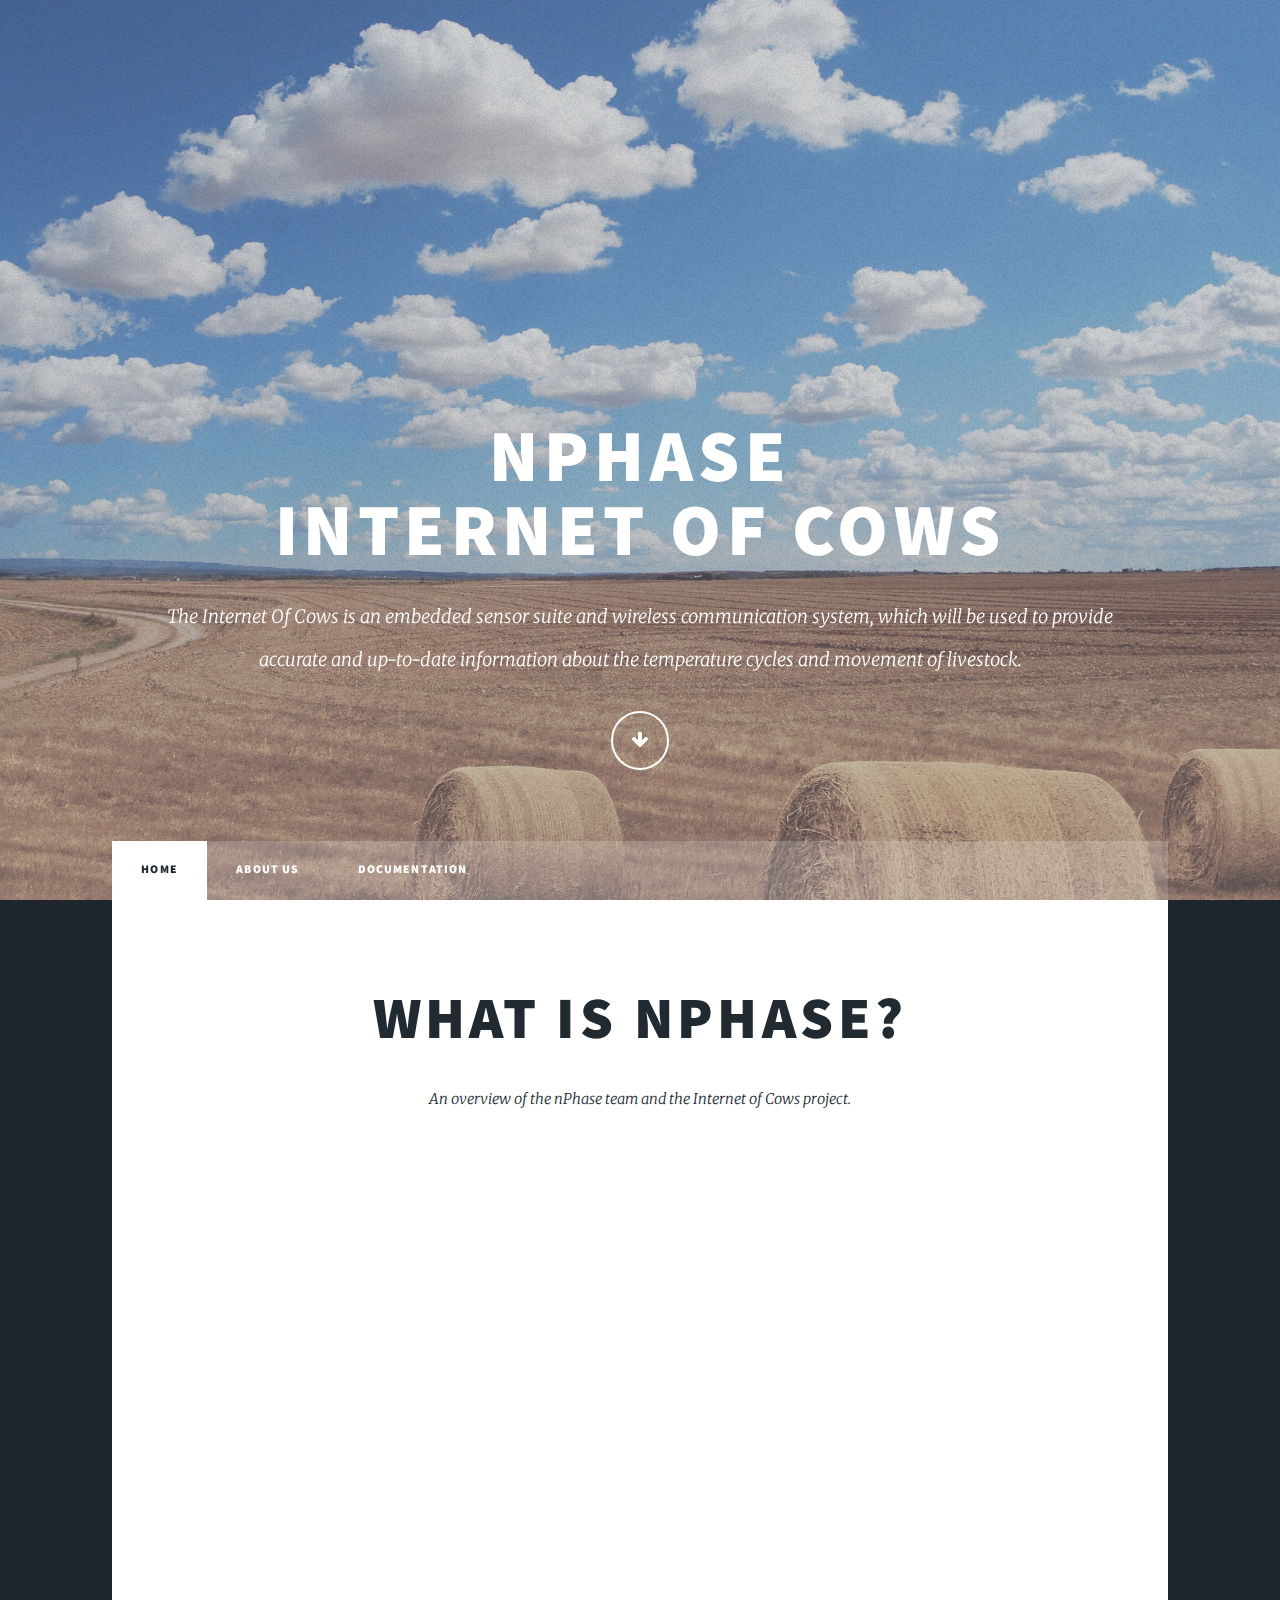
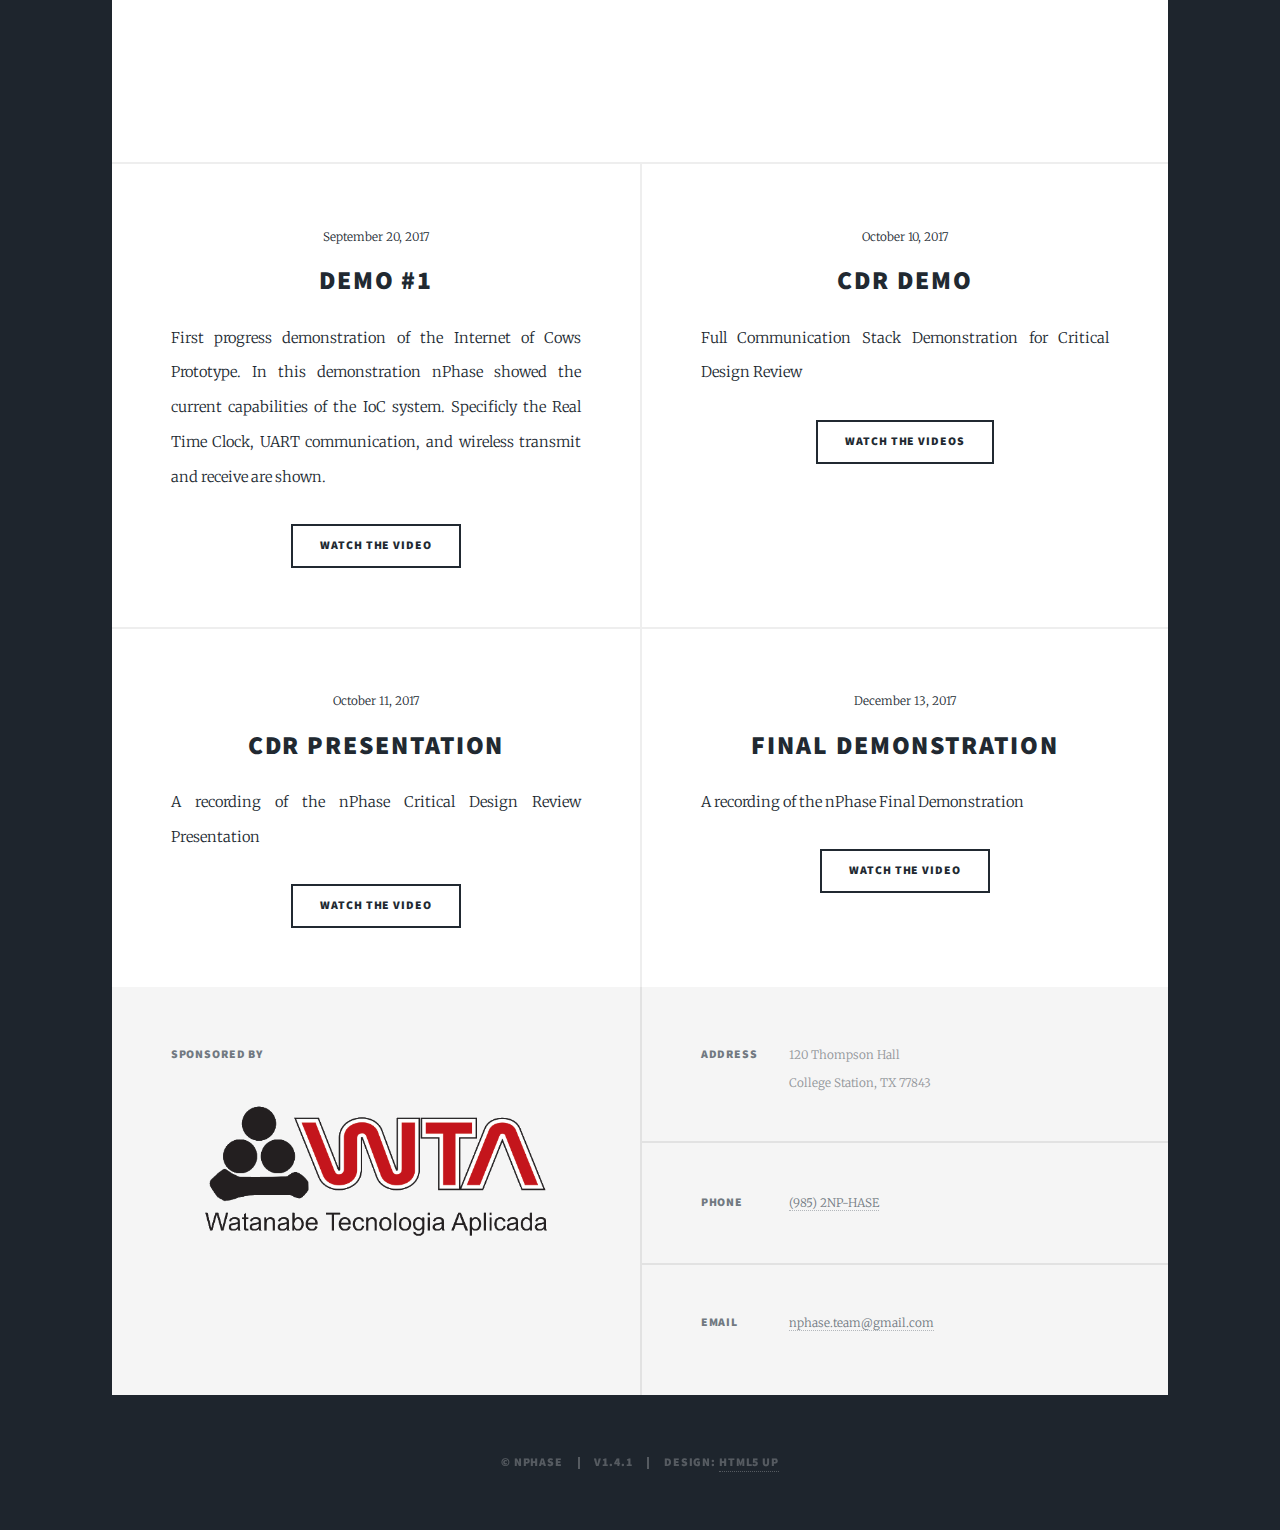
<file: index.html>
<!DOCTYPE HTML>
<!--
	Massively by HTML5 UP
	html5up.net | @ajlkn
	Free for personal and commercial use under the CCA 3.0 license (html5up.net/license)
-->
<html>
	<head>
		<title>nPhase | Internet Of Cows</title>
		<meta charset="utf-8" />
		<meta name="viewport" content="width=device-width, initial-scale=1, user-scalable=no" />
		<link rel="stylesheet" href="assets/css/main.css" />
		<noscript><link rel="stylesheet" href="assets/css/noscript.css" /></noscript>
	</head>
	<body class="is-loading">

		<!-- Wrapper -->
			<div id="wrapper" class="fade-in">

				<!-- Intro -->
					<div id="intro">
						<h1>nPhase<br />
						Internet Of Cows</h1>
						<p>The Internet Of Cows is an embedded sensor suite and wireless communication system, which will be used to provide<br />
						accurate and up-to-date information about the temperature cycles and movement of livestock.</p>
						<ul class="actions">
							<li><a href="#header" class="button icon solo fa-arrow-down scrolly">Continue</a></li>
						</ul>
					</div>

				<!-- Header -->
					<header id="header">
						<!-- <a href="index.html" class="logo">nPhase</a> -->
						<a href="index.html" class="logo"><img src="images/main_logo_small.png" alt="" /></a>
					</header>

				<!-- Nav -->
					<nav id="nav">
						<ul class="links">
							<li class="active"><a href="index.html">Home</a></li>
							<li><a href="about.html">About Us</a></li>
							<li><a href="documentation.html">Documentation</a></li>
						</ul>
					</nav>

				<!-- Main -->
					<div id="main">

						<!-- Featured Post -->
							<article class="post featured">
								<header class="major">
									<h2><a href="#">What is nPhase?</a></h2>
									<p>An overview of the nPhase team and the Internet of Cows project.</p>
								</header>
								<div class="videoframe">
									<iframe src="https://www.youtube.com/embed/f5u30v_CknU" frameborder="0" allowfullscreen class="yvideo"></iframe></div>
							</article>

							<!-- posts -->
							<section class="posts">
							
								<article>
									<header>
										<span class="date">September 20, 2017</span>
										<h2><a href="#">Demo #1</a></h2>
									</header>
									<p>First progress demonstration of the Internet of Cows Prototype. 
									In this demonstration nPhase showed the current capabilities of the IoC system. 
									Specificly the Real Time Clock, UART communication, and wireless transmit and receive are shown.</p>
									<ul class="actions">
										<li><a href="demo1.html" class="button">Watch the Video</a></li>
									</ul>
								</article>
								<article>
									<header>
										<span class="date">October 10, 2017</span>
										<h2><a href="#">CDR Demo</a></h2>
									</header>
									<p>Full Communication Stack Demonstration for Critical Design Review</p>
									<ul class="actions">
										<li><a href="demo2.html" class="button">Watch the Videos</a></li>
									</ul>
								</article>
								<article>
									<header>
										<span class="date">October 11, 2017</span>
										<h2><a href="#">CDR Presentation</a></h2>
									</header>
									<p>A recording of the nPhase Critical Design Review Presentation</p>
									<ul class="actions">
										<li><a href="CDR.html" class="button">Watch the Video</a></li>
									</ul>
								</article>
								<article>
									<header>
										<span class="date">December 13, 2017</span>
										<h2><a href="#">Final Demonstration</a></h2>
									</header>
									<p>A recording of the nPhase Final Demonstration</p>
									<ul class="actions">
										<li><a href="demofinal.html" class="button">Watch the Video</a></li>
									</ul>
								</article>
								<!-- <article>
									<header>
										<span class="date">April 22, 2017</span>
										<h2><a href="#">Primis eget<br />
										imperdiet lorem</a></h2>
									</header>
									<a href="#" class="image fit"><img src="images/pic03.jpg" alt="" /></a>
									<p>Donec eget ex magna. Interdum et malesuada fames ac ante ipsum primis in faucibus. Pellentesque venenatis dolor imperdiet dolor mattis sagittis magna etiam.</p>
									<ul class="actions">
										<li><a href="#" class="button">Full Story</a></li>
									</ul>
								</article>
								<article>
									<header>
										<span class="date">April 18, 2017</span>
										<h2><a href="#">Ante mattis<br />
										interdum dolor</a></h2>
									</header>
									<a href="#" class="image fit"><img src="images/pic04.jpg" alt="" /></a>
									<p>Donec eget ex magna. Interdum et malesuada fames ac ante ipsum primis in faucibus. Pellentesque venenatis dolor imperdiet dolor mattis sagittis magna etiam.</p>
									<ul class="actions">
										<li><a href="#" class="button">Full Story</a></li>
									</ul>
								</article>
								<article>
									<header>
										<span class="date">April 14, 2017</span>
										<h2><a href="#">Tempus sed<br />
										nulla imperdiet</a></h2>
									</header>
									<a href="#" class="image fit"><img src="images/pic05.jpg" alt="" /></a>
									<p>Donec eget ex magna. Interdum et malesuada fames ac ante ipsum primis in faucibus. Pellentesque venenatis dolor imperdiet dolor mattis sagittis magna etiam.</p>
									<ul class="actions">
										<li><a href="#" class="button">Full Story</a></li>
									</ul>
								</article>
								<article>
									<header>
										<span class="date">April 11, 2017</span>
										<h2><a href="#">Odio magna<br />
										sed consectetur</a></h2>
									</header>
									<a href="#" class="image fit"><img src="images/pic06.jpg" alt="" /></a>
									<p>Donec eget ex magna. Interdum et malesuada fames ac ante ipsum primis in faucibus. Pellentesque venenatis dolor imperdiet dolor mattis sagittis magna etiam.</p>
									<ul class="actions">
										<li><a href="#" class="button">Full Story</a></li>
									</ul>
								</article>
								<article>
									<header>
										<span class="date">April 7, 2017</span>
										<h2><a href="#">Augue lorem<br />
										primis vestibulum</a></h2>
									</header>
									<a href="#" class="image fit"><img src="images/pic07.jpg" alt="" /></a>
									<p>Donec eget ex magna. Interdum et malesuada fames ac ante ipsum primis in faucibus. Pellentesque venenatis dolor imperdiet dolor mattis sagittis magna etiam.</p>
									<ul class="actions">
										<li><a href="#" class="button">Full Story</a></li>
									</ul>
								</article> -->
							</section>

						<!-- Footer -->
						<!--	<footer>
								<div class="pagination">
									<!--<a href="#" class="previous">Prev</a>-->
									<!--<a href="#" class="page active">1</a>
									<a href="#" class="page">2</a>
									<a href="#" class="page">3</a>
									<span class="extra">&hellip;</span>
									<a href="#" class="page">8</a>
									<a href="#" class="page">9</a>
									<a href="#" class="page">10</a>
									<a href="#" class="next">Next</a>
								</div>
							</footer> -->

					</div>

				<!-- Footer -->
					<footer id="footer">
						<section>
						<h3>Sponsored By</h3>
						<a href="http://www.wtavet.com.br/site/" target="_blank" class="image fit"><img src="images/wta_logo.png" alt="" /></a>
						</section>
						<section class="split contact">
							<section class="alt">
								<h3>Address</h3>
								<p>120 Thompson Hall<br />
								College Station, TX 77843</p>
							</section>
							<section>
								<h3>Phone</h3>
								<p><a href="#">(985) 2NP-HASE</a></p>
							</section>
							<section>
								<h3>Email</h3>
								<p><a href="mailto:nphase.team@gmail.com">nphase.team@gmail.com</a></p>
							</section>
						</section>
					</footer>

				<!-- Copyright -->
					<div id="copyright">
						<ul><li>&copy; nPhase</li><li>v1.4.1</li><li>Design: <a href="https://html5up.net" target="_blank">HTML5 UP</a></li></ul>
					</div>

			</div>

		<!-- Scripts -->
			<script src="assets/js/jquery.min.js"></script>
			<script src="assets/js/jquery.scrollex.min.js"></script>
			<script src="assets/js/jquery.scrolly.min.js"></script>
			<script src="assets/js/skel.min.js"></script>
			<script src="assets/js/util.js"></script>
			<script src="assets/js/main.js"></script>

	</body>
</html>
</file>
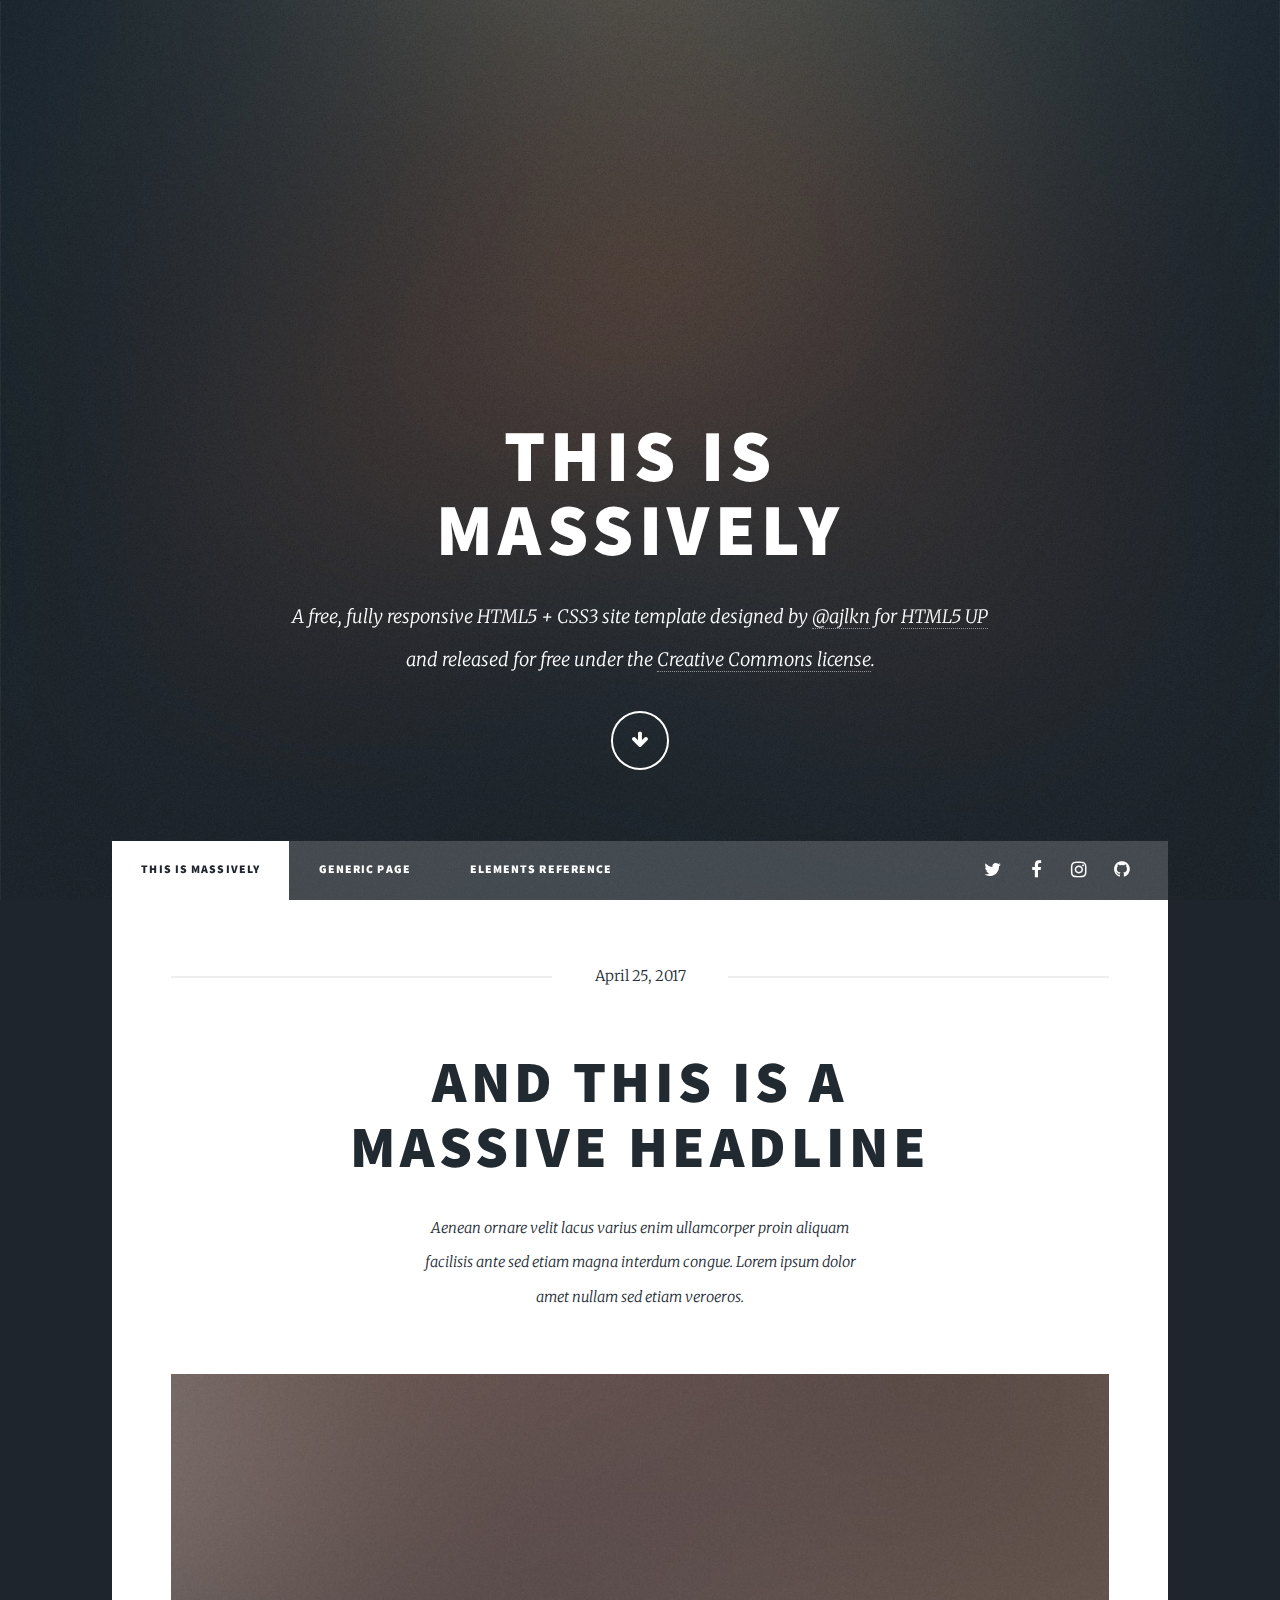
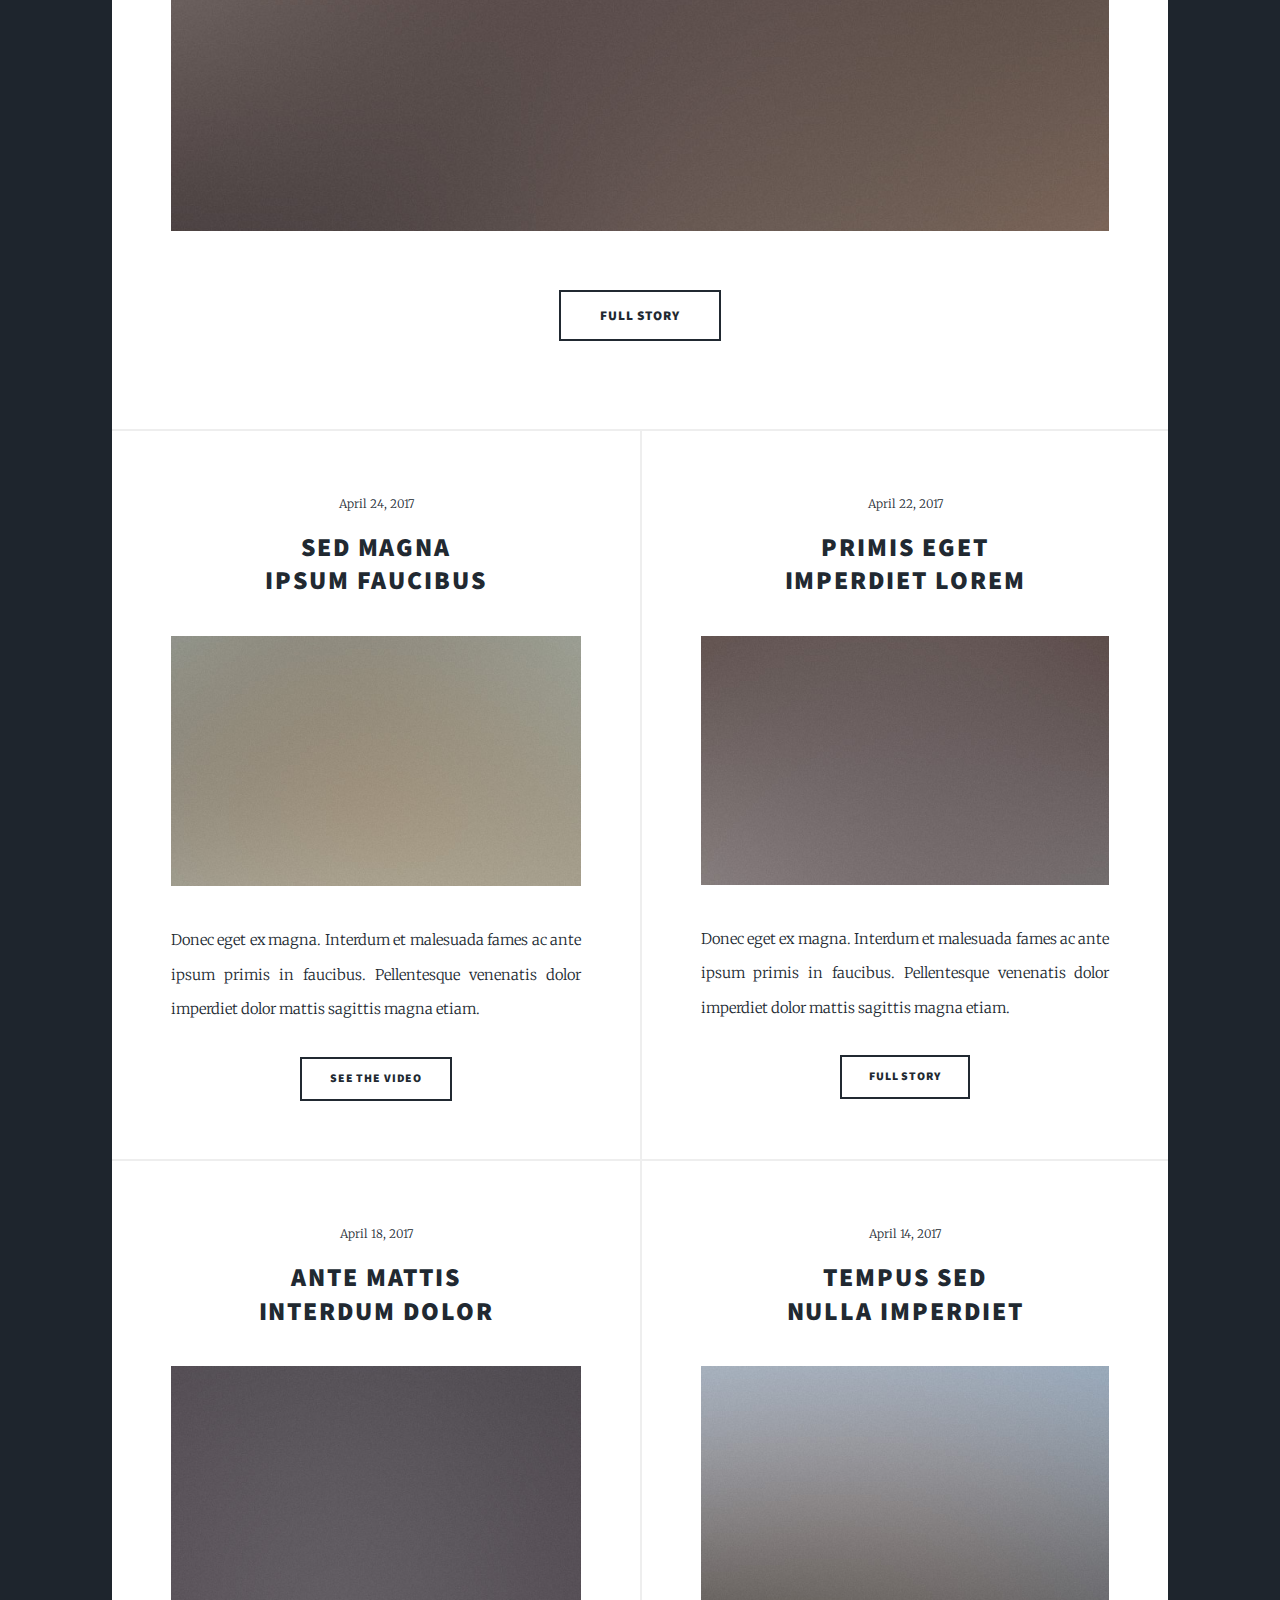
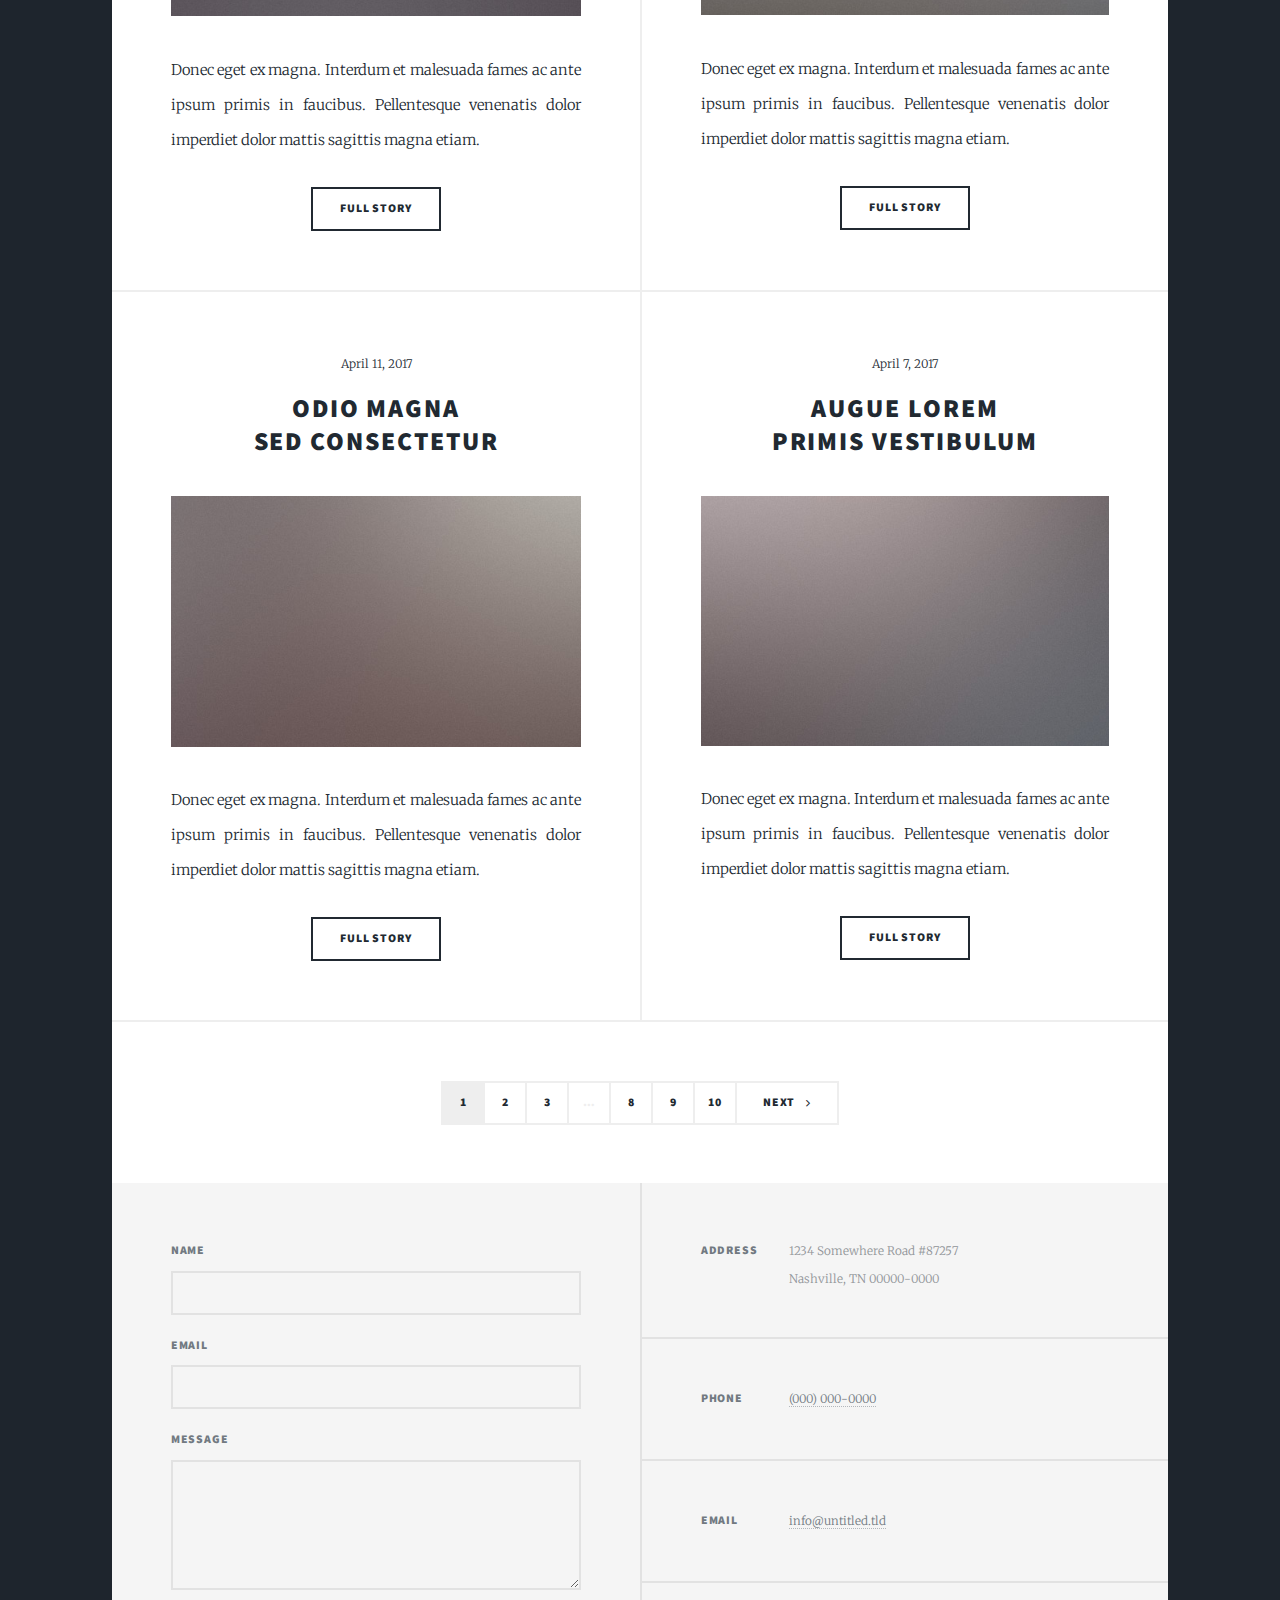
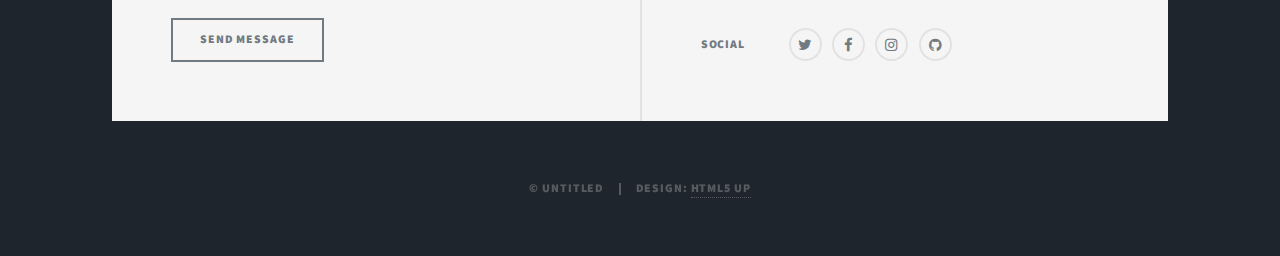
<file: ref/index.html>
<!DOCTYPE HTML>
<!--
	Massively by HTML5 UP
	html5up.net | @ajlkn
	Free for personal and commercial use under the CCA 3.0 license (html5up.net/license)
-->
<html>
	<head>
		<title>Massively by HTML5 UP</title>
		<meta charset="utf-8" />
		<meta name="viewport" content="width=device-width, initial-scale=1, user-scalable=no" />
		<link rel="stylesheet" href="assets/css/main.css" />
		<noscript><link rel="stylesheet" href="assets/css/noscript.css" /></noscript>
	</head>
	<body class="is-loading">

		<!-- Wrapper -->
			<div id="wrapper" class="fade-in">

				<!-- Intro -->
					<div id="intro">
						<h1>This is<br />
						Massively</h1>
						<p>A free, fully responsive HTML5 + CSS3 site template designed by <a href="https://twitter.com/ajlkn">@ajlkn</a> for <a href="https://html5up.net">HTML5 UP</a><br />
						and released for free under the <a href="https://html5up.net/license">Creative Commons license</a>.</p>
						<ul class="actions">
							<li><a href="#header" class="button icon solo fa-arrow-down scrolly">Continue</a></li>
						</ul>
					</div>

				<!-- Header -->
					<header id="header">
						<a href="index.html" class="logo">Massively</a>
					</header>

				<!-- Nav -->
					<nav id="nav">
						<ul class="links">
							<li class="active"><a href="index.html">This is Massively</a></li>
							<li><a href="generic.html">Generic Page</a></li>
							<li><a href="elements.html">Elements Reference</a></li>
						</ul>
						<ul class="icons">
							<li><a href="#" class="icon fa-twitter"><span class="label">Twitter</span></a></li>
							<li><a href="#" class="icon fa-facebook"><span class="label">Facebook</span></a></li>
							<li><a href="#" class="icon fa-instagram"><span class="label">Instagram</span></a></li>
							<li><a href="#" class="icon fa-github"><span class="label">GitHub</span></a></li>
						</ul>
					</nav>

				<!-- Main -->
					<div id="main">

						<!-- Featured Post -->
							<article class="post featured">
								<header class="major">
									<span class="date">April 25, 2017</span>
									<h2><a href="#">And this is a<br />
									massive headline</a></h2>
									<p>Aenean ornare velit lacus varius enim ullamcorper proin aliquam<br />
									facilisis ante sed etiam magna interdum congue. Lorem ipsum dolor<br />
									amet nullam sed etiam veroeros.</p>
								</header>
								<a href="#" class="image main"><img src="images/pic01.jpg" alt="" /></a>
								<ul class="actions">
									<li><a href="#" class="button big">Full Story</a></li>
								</ul>
							</article>

						<!-- Posts -->
							<section class="posts">
								<article>
									<header>
										<span class="date">April 24, 2017</span>
										<h2><a href="#">Sed magna<br />
										ipsum faucibus</a></h2>
									</header>
									<a href="#" class="image fit"><img src="images/pic02.jpg" alt="" /></a>
									<p>Donec eget ex magna. Interdum et malesuada fames ac ante ipsum primis in faucibus. Pellentesque venenatis dolor imperdiet dolor mattis sagittis magna etiam.</p>
									<ul class="actions">
										<li><a href="#" class="button">See the Video</a></li>
									</ul>
								</article>
								<article>
									<header>
										<span class="date">April 22, 2017</span>
										<h2><a href="#">Primis eget<br />
										imperdiet lorem</a></h2>
									</header>
									<a href="#" class="image fit"><img src="images/pic03.jpg" alt="" /></a>
									<p>Donec eget ex magna. Interdum et malesuada fames ac ante ipsum primis in faucibus. Pellentesque venenatis dolor imperdiet dolor mattis sagittis magna etiam.</p>
									<ul class="actions">
										<li><a href="#" class="button">Full Story</a></li>
									</ul>
								</article>
								<article>
									<header>
										<span class="date">April 18, 2017</span>
										<h2><a href="#">Ante mattis<br />
										interdum dolor</a></h2>
									</header>
									<a href="#" class="image fit"><img src="images/pic04.jpg" alt="" /></a>
									<p>Donec eget ex magna. Interdum et malesuada fames ac ante ipsum primis in faucibus. Pellentesque venenatis dolor imperdiet dolor mattis sagittis magna etiam.</p>
									<ul class="actions">
										<li><a href="#" class="button">Full Story</a></li>
									</ul>
								</article>
								<article>
									<header>
										<span class="date">April 14, 2017</span>
										<h2><a href="#">Tempus sed<br />
										nulla imperdiet</a></h2>
									</header>
									<a href="#" class="image fit"><img src="images/pic05.jpg" alt="" /></a>
									<p>Donec eget ex magna. Interdum et malesuada fames ac ante ipsum primis in faucibus. Pellentesque venenatis dolor imperdiet dolor mattis sagittis magna etiam.</p>
									<ul class="actions">
										<li><a href="#" class="button">Full Story</a></li>
									</ul>
								</article>
								<article>
									<header>
										<span class="date">April 11, 2017</span>
										<h2><a href="#">Odio magna<br />
										sed consectetur</a></h2>
									</header>
									<a href="#" class="image fit"><img src="images/pic06.jpg" alt="" /></a>
									<p>Donec eget ex magna. Interdum et malesuada fames ac ante ipsum primis in faucibus. Pellentesque venenatis dolor imperdiet dolor mattis sagittis magna etiam.</p>
									<ul class="actions">
										<li><a href="#" class="button">Full Story</a></li>
									</ul>
								</article>
								<article>
									<header>
										<span class="date">April 7, 2017</span>
										<h2><a href="#">Augue lorem<br />
										primis vestibulum</a></h2>
									</header>
									<a href="#" class="image fit"><img src="images/pic07.jpg" alt="" /></a>
									<p>Donec eget ex magna. Interdum et malesuada fames ac ante ipsum primis in faucibus. Pellentesque venenatis dolor imperdiet dolor mattis sagittis magna etiam.</p>
									<ul class="actions">
										<li><a href="#" class="button">Full Story</a></li>
									</ul>
								</article>
							</section>

						<!-- Footer -->
							<footer>
								<div class="pagination">
									<!--<a href="#" class="previous">Prev</a>-->
									<a href="#" class="page active">1</a>
									<a href="#" class="page">2</a>
									<a href="#" class="page">3</a>
									<span class="extra">&hellip;</span>
									<a href="#" class="page">8</a>
									<a href="#" class="page">9</a>
									<a href="#" class="page">10</a>
									<a href="#" class="next">Next</a>
								</div>
							</footer>

					</div>

				<!-- Footer -->
					<footer id="footer">
						<section>
							<form method="post" action="#">
								<div class="field">
									<label for="name">Name</label>
									<input type="text" name="name" id="name" />
								</div>
								<div class="field">
									<label for="email">Email</label>
									<input type="text" name="email" id="email" />
								</div>
								<div class="field">
									<label for="message">Message</label>
									<textarea name="message" id="message" rows="3"></textarea>
								</div>
								<ul class="actions">
									<li><input type="submit" value="Send Message" /></li>
								</ul>
							</form>
						</section>
						<section class="split contact">
							<section class="alt">
								<h3>Address</h3>
								<p>1234 Somewhere Road #87257<br />
								Nashville, TN 00000-0000</p>
							</section>
							<section>
								<h3>Phone</h3>
								<p><a href="#">(000) 000-0000</a></p>
							</section>
							<section>
								<h3>Email</h3>
								<p><a href="#">info@untitled.tld</a></p>
							</section>
							<section>
								<h3>Social</h3>
								<ul class="icons alt">
									<li><a href="#" class="icon alt fa-twitter"><span class="label">Twitter</span></a></li>
									<li><a href="#" class="icon alt fa-facebook"><span class="label">Facebook</span></a></li>
									<li><a href="#" class="icon alt fa-instagram"><span class="label">Instagram</span></a></li>
									<li><a href="#" class="icon alt fa-github"><span class="label">GitHub</span></a></li>
								</ul>
							</section>
						</section>
					</footer>

				<!-- Copyright -->
					<div id="copyright">
						<ul><li>&copy; Untitled</li><li>Design: <a href="https://html5up.net">HTML5 UP</a></li></ul>
					</div>

			</div>

		<!-- Scripts -->
			<script src="assets/js/jquery.min.js"></script>
			<script src="assets/js/jquery.scrollex.min.js"></script>
			<script src="assets/js/jquery.scrolly.min.js"></script>
			<script src="assets/js/skel.min.js"></script>
			<script src="assets/js/util.js"></script>
			<script src="assets/js/main.js"></script>

	</body>
</html>
</file>
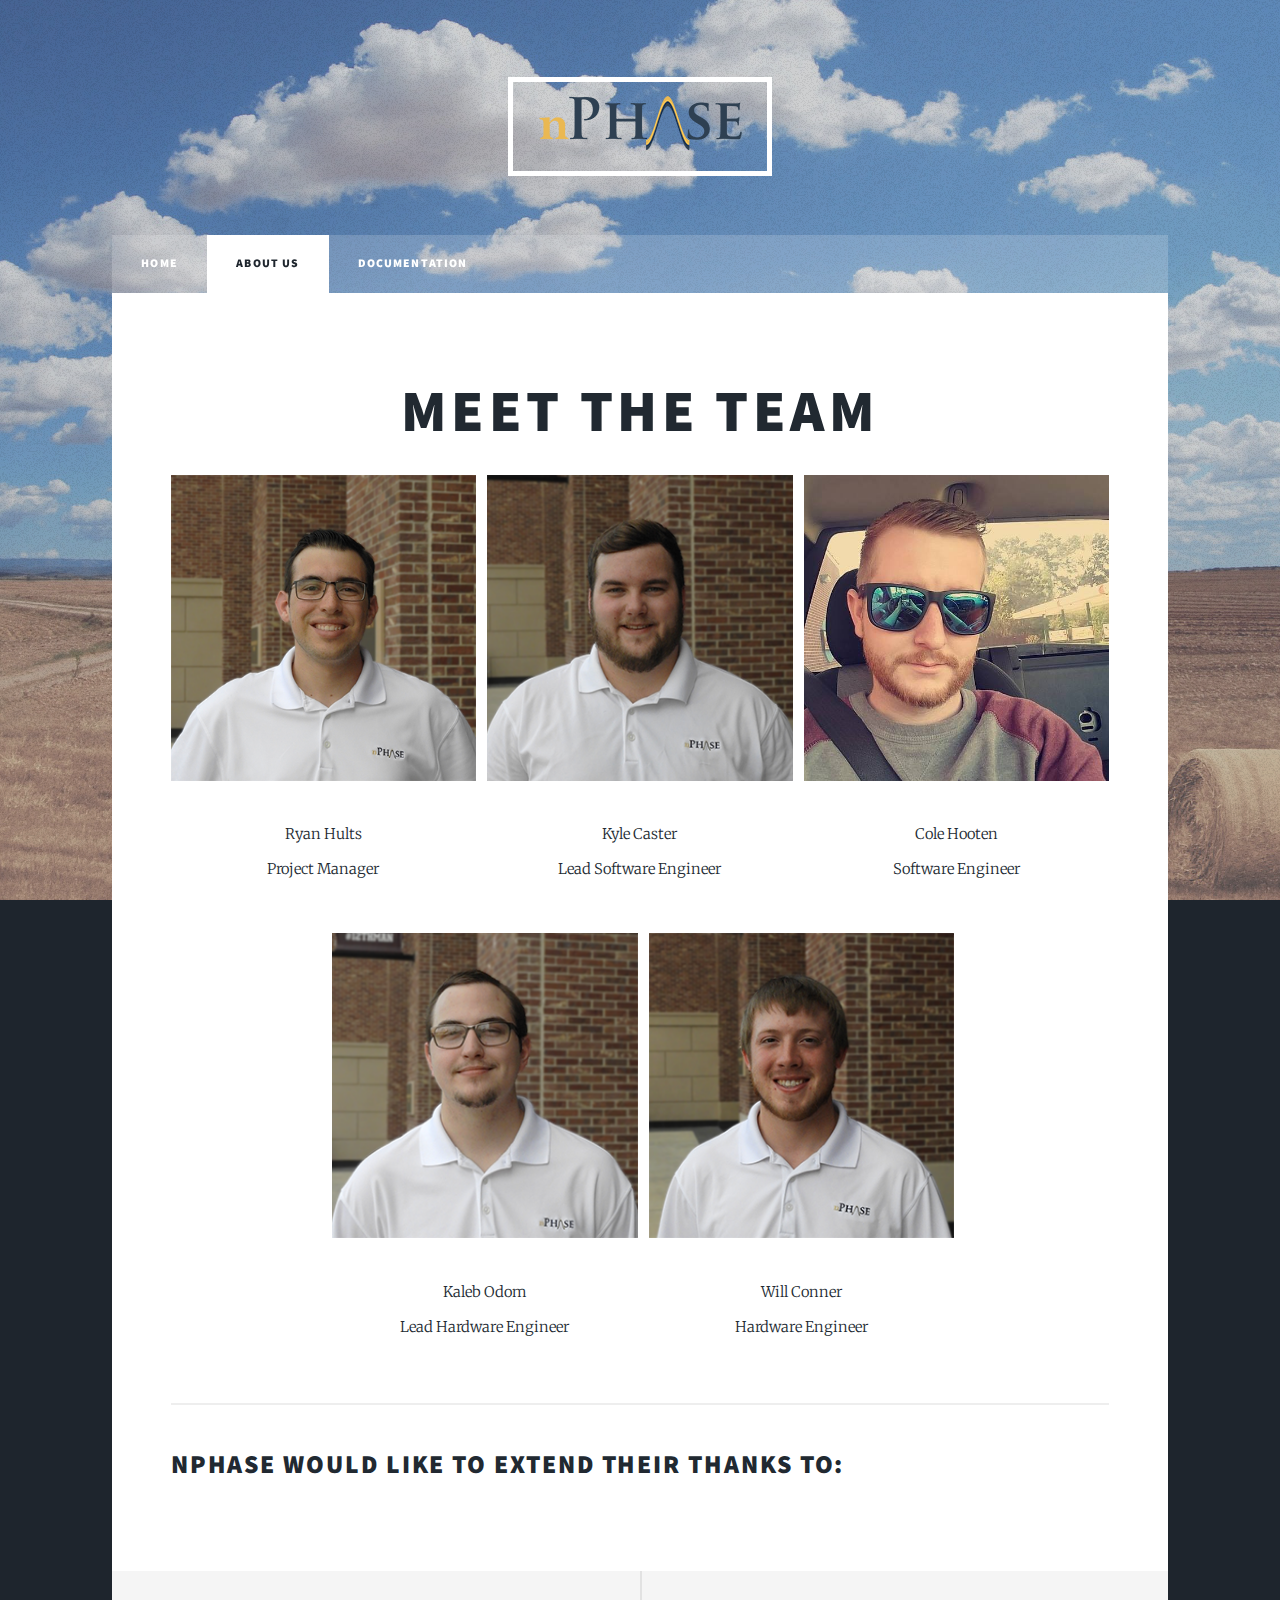
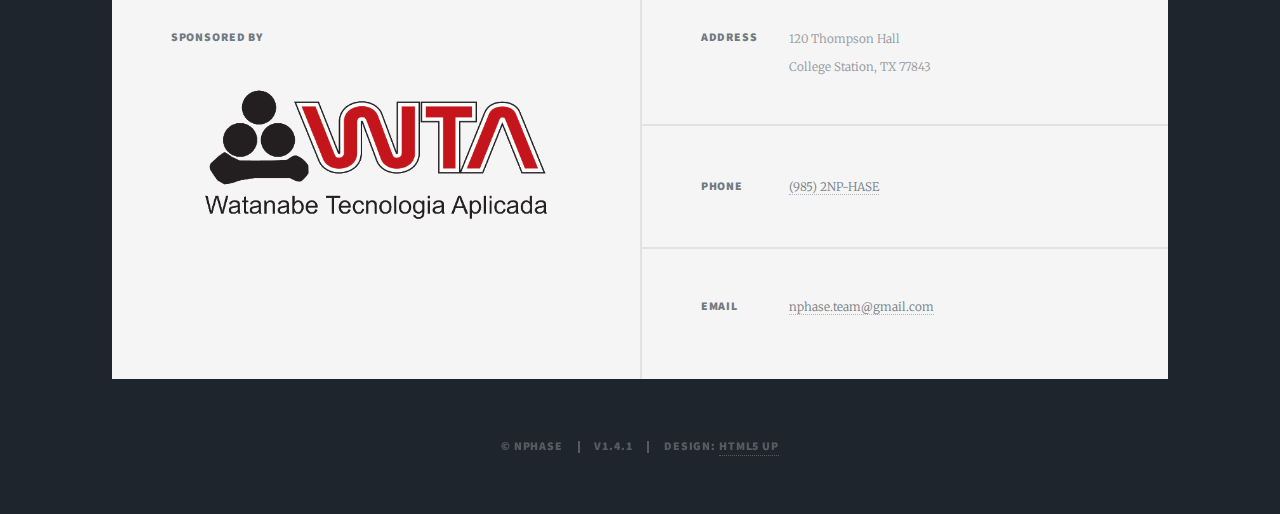
<file: about.html>
<!DOCTYPE HTML>
<!--
	Massively by HTML5 UP
	html5up.net | @ajlkn
	Free for personal and commercial use under the CCA 3.0 license (html5up.net/license)
-->
<html>
	<head>
		<title>nPhase | About Us</title>
		<meta charset="utf-8" />
		<meta name="viewport" content="width=device-width, initial-scale=1, user-scalable=no" />
		<link rel="stylesheet" href="assets/css/main.css" />
		<noscript><link rel="stylesheet" href="assets/css/noscript.css" /></noscript>
	</head>
	<body class="is-loading">

		<!-- Wrapper -->
			<div id="wrapper">

				<!-- Header -->
					<header id="header">
						<a href="index.html" class="logo"><img src="images/main_logo_small.png" alt="" /></a>
					</header>

				<!-- Nav -->
					<nav id="nav">
						<ul class="links">
							<li><a href="index.html">Home</a></li>
							<li class="active"><a href="about.html">About Us</a></li>
							<li><a href="documentation.html">Documentation</a></li>
						</ul>
					</nav>

				<!-- Main -->
					<div id="main">
						<!-- Post -->
							<section class="post">
								<header class="major">
									<h1>Meet the Team</h1>
									<div class="box alt">
										<div class="row 50% uniform">
										
											<div class="4u"><span class="image fit"><img src="images/ryan.png" alt="" /></span>
											<span>Ryan Hults <br>
											Project Manager</span></div>
												
											<div class="4u"><span class="image fit"><img src="images/kyle.png" alt="" /></span>
											<span>Kyle Caster <br>
											Lead Software Engineer</span></div>
												
											<div class="4u$"><span class="image fit"><img src="images/cole.jpg" alt="" /></span>
											<span>Cole Hooten <br>
											Software Engineer</span></div>
											<!-- Break -->
											<br><br>
											<div class="spacer"></div>
											<div class="4u"><span class="image fit"><img src="images/kaleb.png" alt="" /></span>
											<span>Kaleb Odom <br>
											Lead Hardware Engineer<span></div>
												
											<div class="4u$"><span class="image fit"><img src="images/will.png" alt="" /></span>
											<span>Will Conner <br>
											Hardware Engineer</span></div>
										</div>
									</div>
								</header>
								<hr /> 
								<h2>nPhase would like to extend their thanks to:</h2>
								<p></p>
							</section>

					</div>

				<!-- Footer -->
					<footer id="footer">
						<section>
						<h3>Sponsored By</h3>
						<a href="http://www.wtavet.com.br/site/" target="_blank" class="image fit"><img src="images/wta_logo.png" alt="" /></a>
						</section>
						<section class="split contact">
							<section class="alt">
								<h3>Address</h3>
								<p>120 Thompson Hall<br />
								College Station, TX 77843</p>
							</section>
							<section>
								<h3>Phone</h3>
								<p><a href="#">(985) 2NP-HASE</a></p>
							</section>
							<section>
								<h3>Email</h3>
								<p><a href="mailto:nphase.team@gmail.com">nphase.team@gmail.com</a></p>
							</section>
						</section>
					</footer>

				<!-- Copyright -->
					<div id="copyright">
						<ul><li>&copy; nPhase</li><li>v1.4.1</li><li>Design: <a href="https://html5up.net" target="_blank">HTML5 UP</a></li></ul>
					</div>

			</div>

		<!-- Scripts -->
			<script src="assets/js/jquery.min.js"></script>
			<script src="assets/js/jquery.scrollex.min.js"></script>
			<script src="assets/js/jquery.scrolly.min.js"></script>
			<script src="assets/js/skel.min.js"></script>
			<script src="assets/js/util.js"></script>
			<script src="assets/js/main.js"></script>

	</body>
</html>
</file>
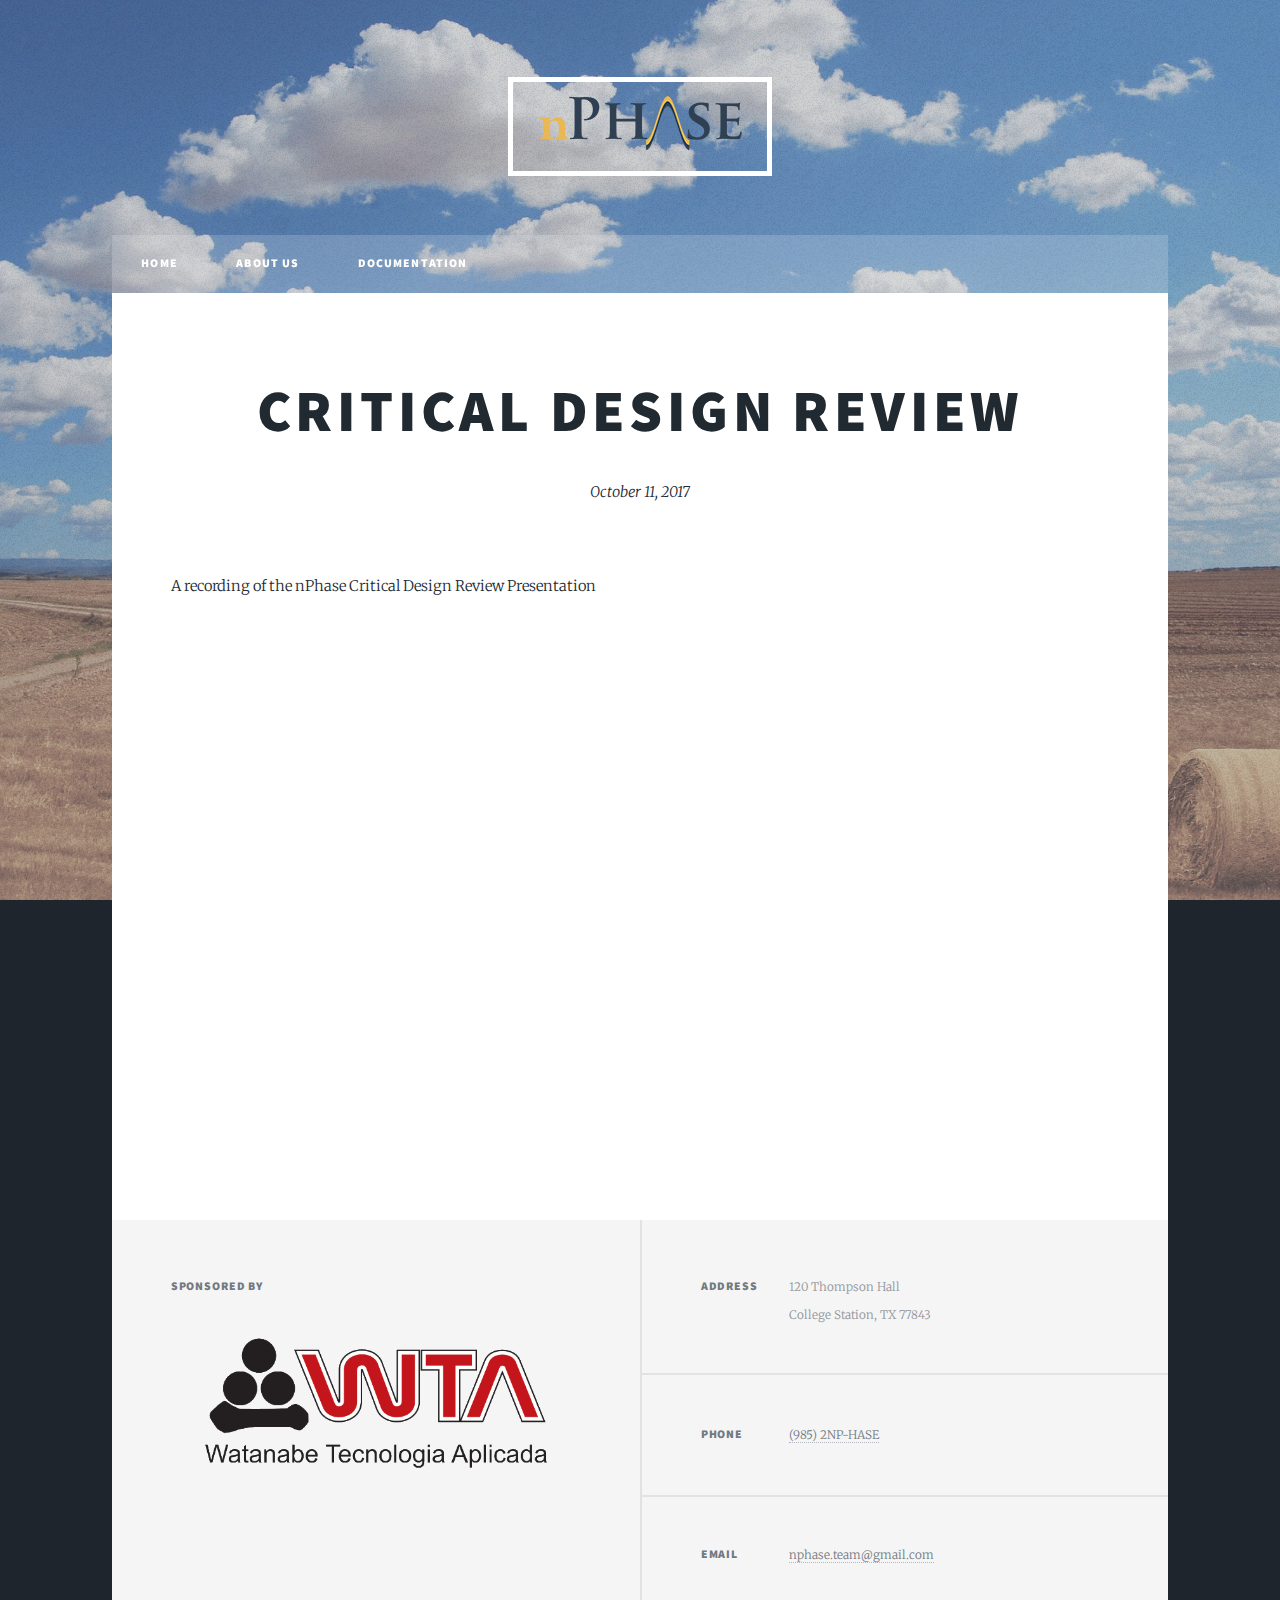
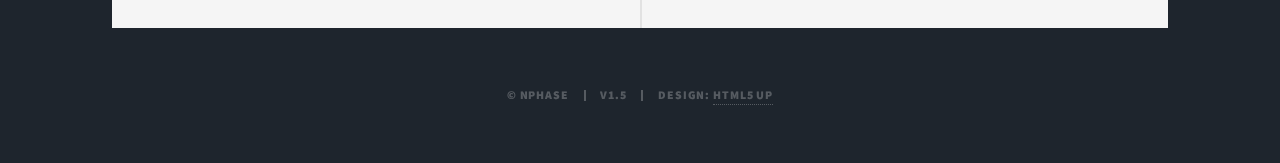
<file: CDR.html>
<!DOCTYPE HTML>
<!--
	Massively by HTML5 UP
	html5up.net | @ajlkn
	Free for personal and commercial use under the CCA 3.0 license (html5up.net/license)
-->
<html>
	<head>
		<title>nPhase | CDR Video</title>
		<meta charset="utf-8" />
		<meta name="viewport" content="width=device-width, initial-scale=1, user-scalable=no" />
		<link rel="stylesheet" href="assets/css/main.css" />
		<noscript><link rel="stylesheet" href="assets/css/noscript.css" /></noscript>
	</head>
	<body class="is-loading">

		<!-- Wrapper -->
			<div id="wrapper">

				<!-- Header -->
					<header id="header">
						<a href="index.html" class="logo"><img src="images/main_logo_small.png" alt="" /></a>
					</header>

				<!-- Nav -->
					<nav id="nav">
						<ul class="links">
							<li><a href="index.html">Home</a></li>
							<li><a href="about.html">About Us</a></li>
							<li><a href="documentation.html">Documentation</a></li>
						</ul>
					</nav>

				<!-- Main -->
					<div id="main">
						<!-- Post -->
							<article class="post featured">
								<header class="major">
									<h2><a href="#">Critical Design Review</a></h2>
									<p>October 11, 2017</p>
								</header>
								<p>A recording of the nPhase Critical Design Review Presentation</p>
								<div class="videoframe">
									<iframe src="https://www.youtube.com/embed/kRkGZDl905E?rel=0" frameborder="0" allowfullscreen class="yvideo"></iframe></div>					
							</article>

					</div>

				<!-- Footer -->
					<footer id="footer">
						<section>
						<h3>Sponsored By</h3>
						<a href="http://www.wtavet.com.br/site/" target="_blank" class="image fit"><img src="images/wta_logo.png" alt="" /></a>
						</section>
						<section class="split contact">
							<section class="alt">
								<h3>Address</h3>
								<p>120 Thompson Hall<br />
								College Station, TX 77843</p>
							</section>
							<section>
								<h3>Phone</h3>
								<p><a href="#">(985) 2NP-HASE</a></p>
							</section>
							<section>
								<h3>Email</h3>
								<p><a href="mailto:nphase.team@gmail.com">nphase.team@gmail.com</a></p>
							</section>
						</section>
					</footer>

				<!-- Copyright -->
					<div id="copyright">
						<ul><li>&copy; nPhase</li><li>v1.5</li><li>Design: <a href="https://html5up.net" target="_blank">HTML5 UP</a></li></ul>
					</div>

			</div>

		<!-- Scripts -->
			<script src="assets/js/jquery.min.js"></script>
			<script src="assets/js/jquery.scrollex.min.js"></script>
			<script src="assets/js/jquery.scrolly.min.js"></script>
			<script src="assets/js/skel.min.js"></script>
			<script src="assets/js/util.js"></script>
			<script src="assets/js/main.js"></script>

	</body>
</html>
</file>
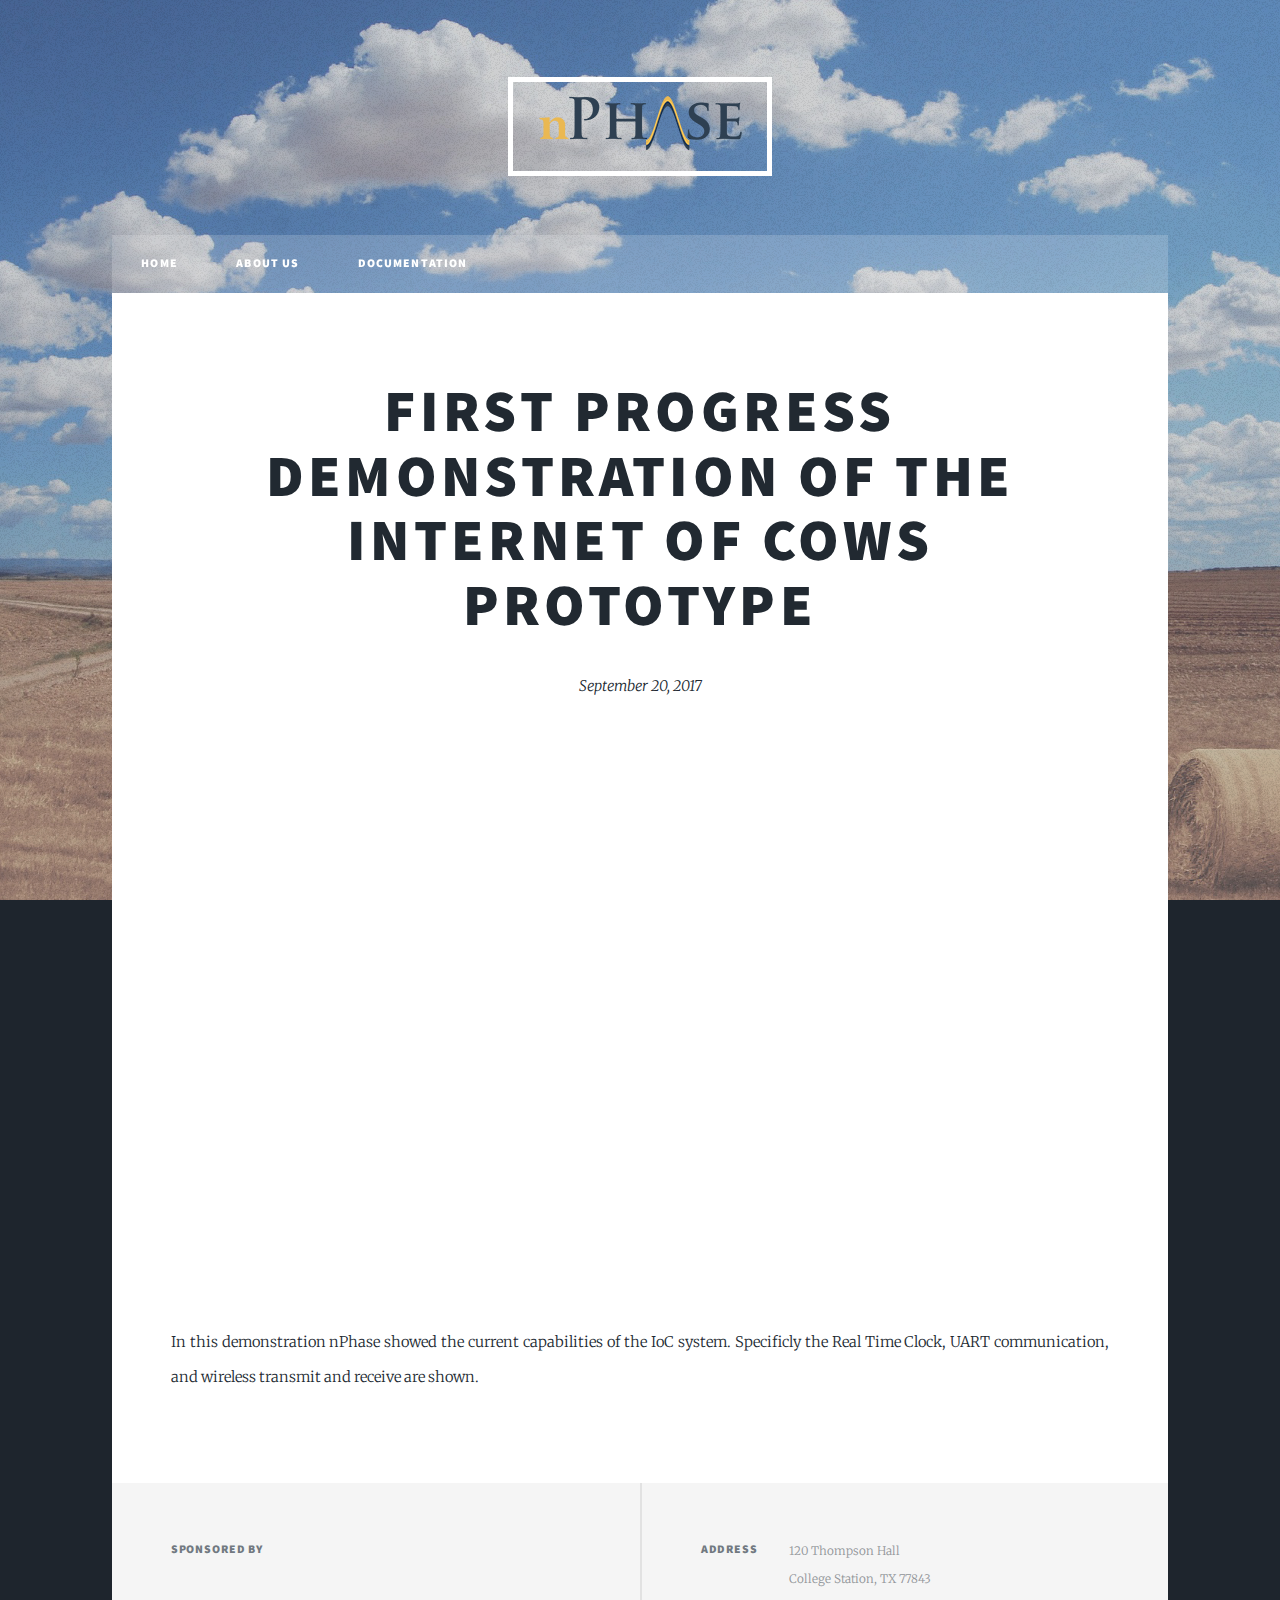
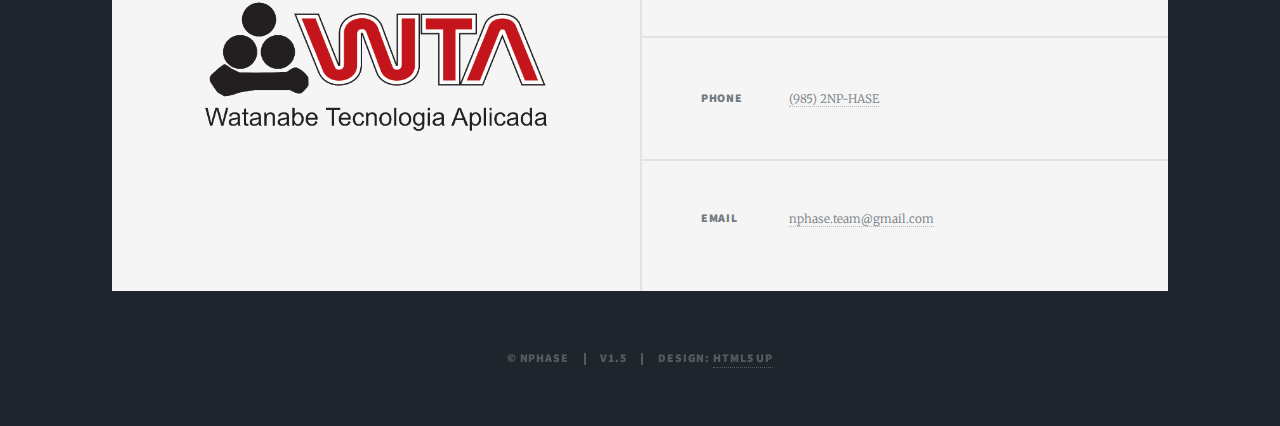
<file: demo1.html>
<!DOCTYPE HTML>
<!--
	Massively by HTML5 UP
	html5up.net | @ajlkn
	Free for personal and commercial use under the CCA 3.0 license (html5up.net/license)
-->
<html>
	<head>
		<title>nPhase | Demo #1</title>
		<meta charset="utf-8" />
		<meta name="viewport" content="width=device-width, initial-scale=1, user-scalable=no" />
		<link rel="stylesheet" href="assets/css/main.css" />
		<noscript><link rel="stylesheet" href="assets/css/noscript.css" /></noscript>
	</head>
	<body class="is-loading">

		<!-- Wrapper -->
			<div id="wrapper">

				<!-- Header -->
					<header id="header">
						<a href="index.html" class="logo"><img src="images/main_logo_small.png" alt="" /></a>
					</header>

				<!-- Nav -->
					<nav id="nav">
						<ul class="links">
							<li><a href="index.html">Home</a></li>
							<li><a href="about.html">About Us</a></li>
							<li><a href="documentation.html">Documentation</a></li>
						</ul>
					</nav>

				<!-- Main -->
					<div id="main">
						<!-- Post -->
							<article class="post featured">
								<header class="major">
									<h2><a href="#">First progress demonstration of the Internet of Cows Prototype</a></h2>
									<p>September 20, 2017</p>
								</header>
								<div class="videoframe">
									<iframe src="https://www.youtube.com/embed/PgRqZa2UkNs" frameborder="0" allowfullscreen class="yvideo"></iframe></div>
									<br />
									<p>In this demonstration nPhase showed the current capabilities of the IoC system. 
									Specificly the Real Time Clock, UART communication, and wireless transmit and receive are shown.</p>
							</article>

					</div>

				<!-- Footer -->
					<footer id="footer">
						<section>
						<h3>Sponsored By</h3>
						<a href="http://www.wtavet.com.br/site/" target="_blank" class="image fit"><img src="images/wta_logo.png" alt="" /></a>
						</section>
						<section class="split contact">
							<section class="alt">
								<h3>Address</h3>
								<p>120 Thompson Hall<br />
								College Station, TX 77843</p>
							</section>
							<section>
								<h3>Phone</h3>
								<p><a href="#">(985) 2NP-HASE</a></p>
							</section>
							<section>
								<h3>Email</h3>
								<p><a href="mailto:nphase.team@gmail.com">nphase.team@gmail.com</a></p>
							</section>
						</section>
					</footer>

				<!-- Copyright -->
					<div id="copyright">
						<ul><li>&copy; nPhase</li><li>v1.5</li><li>Design: <a href="https://html5up.net" target="_blank">HTML5 UP</a></li></ul>
					</div>

			</div>

		<!-- Scripts -->
			<script src="assets/js/jquery.min.js"></script>
			<script src="assets/js/jquery.scrollex.min.js"></script>
			<script src="assets/js/jquery.scrolly.min.js"></script>
			<script src="assets/js/skel.min.js"></script>
			<script src="assets/js/util.js"></script>
			<script src="assets/js/main.js"></script>

	</body>
</html>
</file>
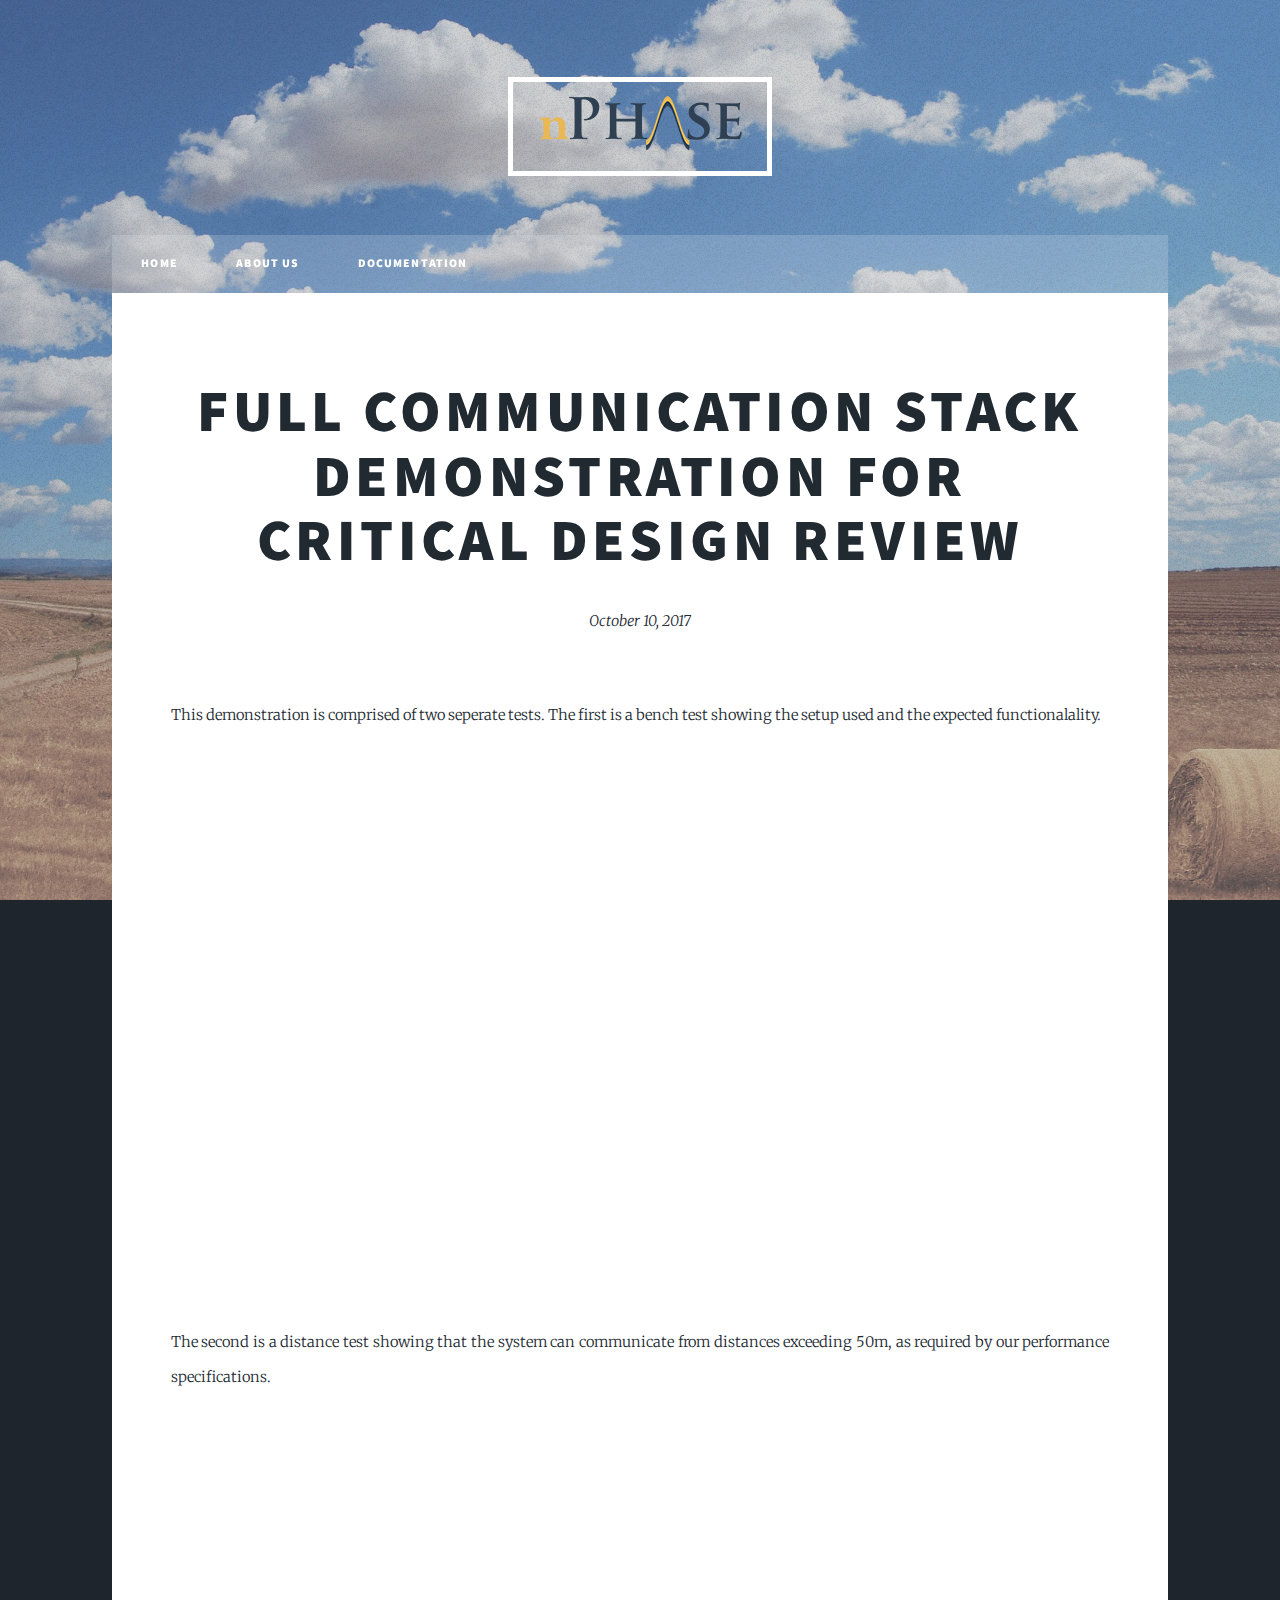
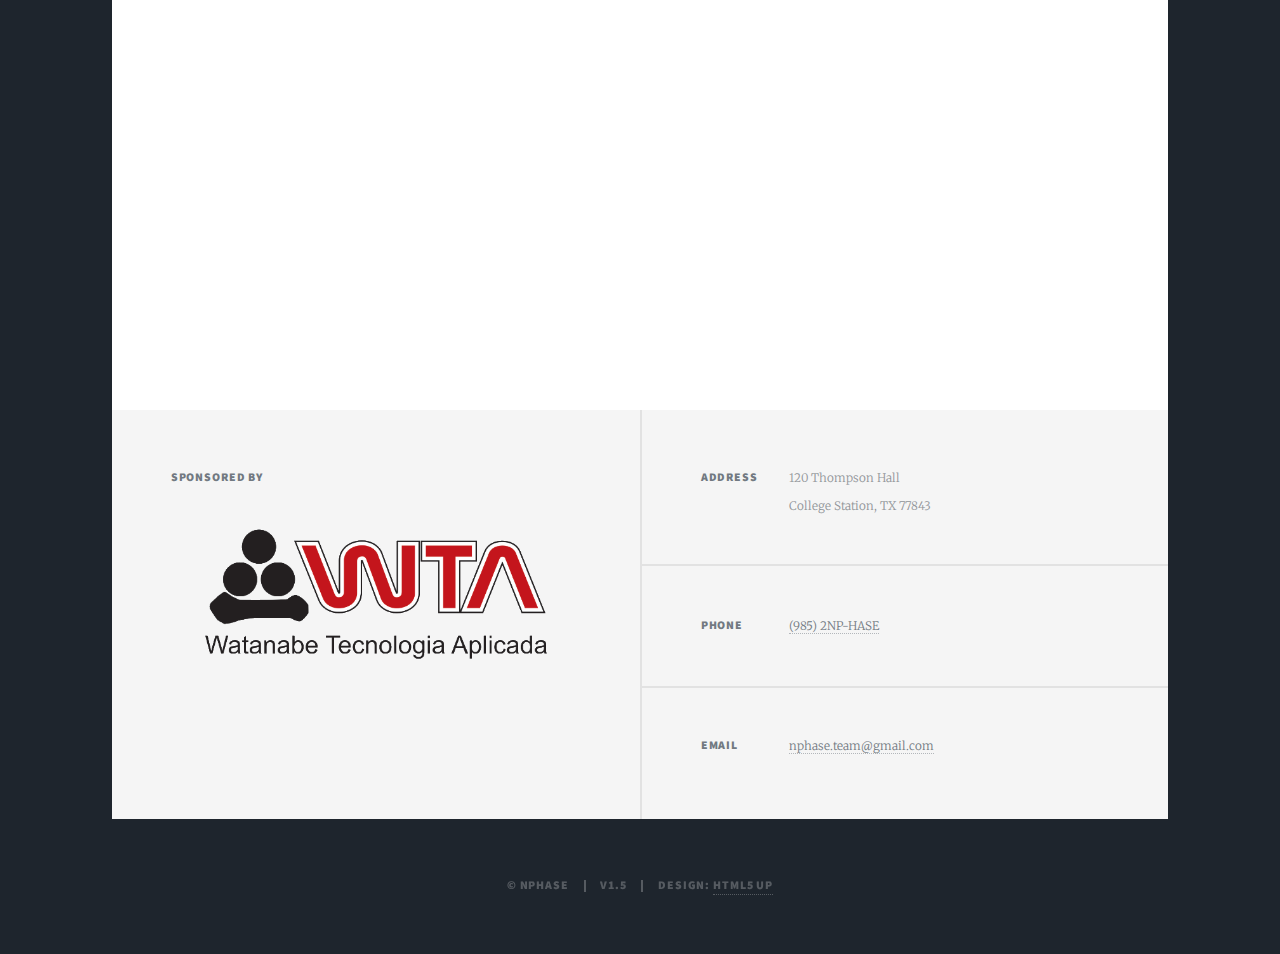
<file: demo2.html>
<!DOCTYPE HTML>
<!--
	Massively by HTML5 UP
	html5up.net | @ajlkn
	Free for personal and commercial use under the CCA 3.0 license (html5up.net/license)
-->
<html>
	<head>
		<title>nPhase | CDR Demo</title>
		<meta charset="utf-8" />
		<meta name="viewport" content="width=device-width, initial-scale=1, user-scalable=no" />
		<link rel="stylesheet" href="assets/css/main.css" />
		<noscript><link rel="stylesheet" href="assets/css/noscript.css" /></noscript>
	</head>
	<body class="is-loading">

		<!-- Wrapper -->
			<div id="wrapper">

				<!-- Header -->
					<header id="header">
						<a href="index.html" class="logo"><img src="images/main_logo_small.png" alt="" /></a>
					</header>

				<!-- Nav -->
					<nav id="nav">
						<ul class="links">
							<li><a href="index.html">Home</a></li>
							<li><a href="about.html">About Us</a></li>
							<li><a href="documentation.html">Documentation</a></li>
						</ul>
					</nav>

				<!-- Main -->
					<div id="main">
						<!-- Post -->
							<article class="post featured">
								<header class="major">
									<h2><a href="#">Full Communication Stack Demonstration for Critical Design Review</a></h2>
									<p>October 10, 2017</p>
								</header>
								<p>This demonstration is comprised of two seperate tests.
								The first is a bench test showing the setup used and the expected functionalality. </p>
								<div class="videoframe">
									<iframe src="https://www.youtube.com/embed/HCg9vR11JKs?rel=0" frameborder="0" allowfullscreen class="yvideo"></iframe></div>
									<br />
								<p>The second is a distance test showing that the system can communicate from distances exceeding 50m, as required by our performance specifications.</p>
								<div class="videoframe">
									<iframe src="https://www.youtube.com/embed/ECgIdEVmo5Y?start=64&rel=0" frameborder="0" allowfullscreen class="yvideo"></iframe></div>					
							</article>

					</div>

				<!-- Footer -->
					<footer id="footer">
						<section>
						<h3>Sponsored By</h3>
						<a href="http://www.wtavet.com.br/site/" target="_blank" class="image fit"><img src="images/wta_logo.png" alt="" /></a>
						</section>
						<section class="split contact">
							<section class="alt">
								<h3>Address</h3>
								<p>120 Thompson Hall<br />
								College Station, TX 77843</p>
							</section>
							<section>
								<h3>Phone</h3>
								<p><a href="#">(985) 2NP-HASE</a></p>
							</section>
							<section>
								<h3>Email</h3>
								<p><a href="mailto:nphase.team@gmail.com">nphase.team@gmail.com</a></p>
							</section>
						</section>
					</footer>

				<!-- Copyright -->
					<div id="copyright">
						<ul><li>&copy; nPhase</li><li>v1.5</li><li>Design: <a href="https://html5up.net" target="_blank">HTML5 UP</a></li></ul>
					</div>

			</div>

		<!-- Scripts -->
			<script src="assets/js/jquery.min.js"></script>
			<script src="assets/js/jquery.scrollex.min.js"></script>
			<script src="assets/js/jquery.scrolly.min.js"></script>
			<script src="assets/js/skel.min.js"></script>
			<script src="assets/js/util.js"></script>
			<script src="assets/js/main.js"></script>

	</body>
</html>
</file>
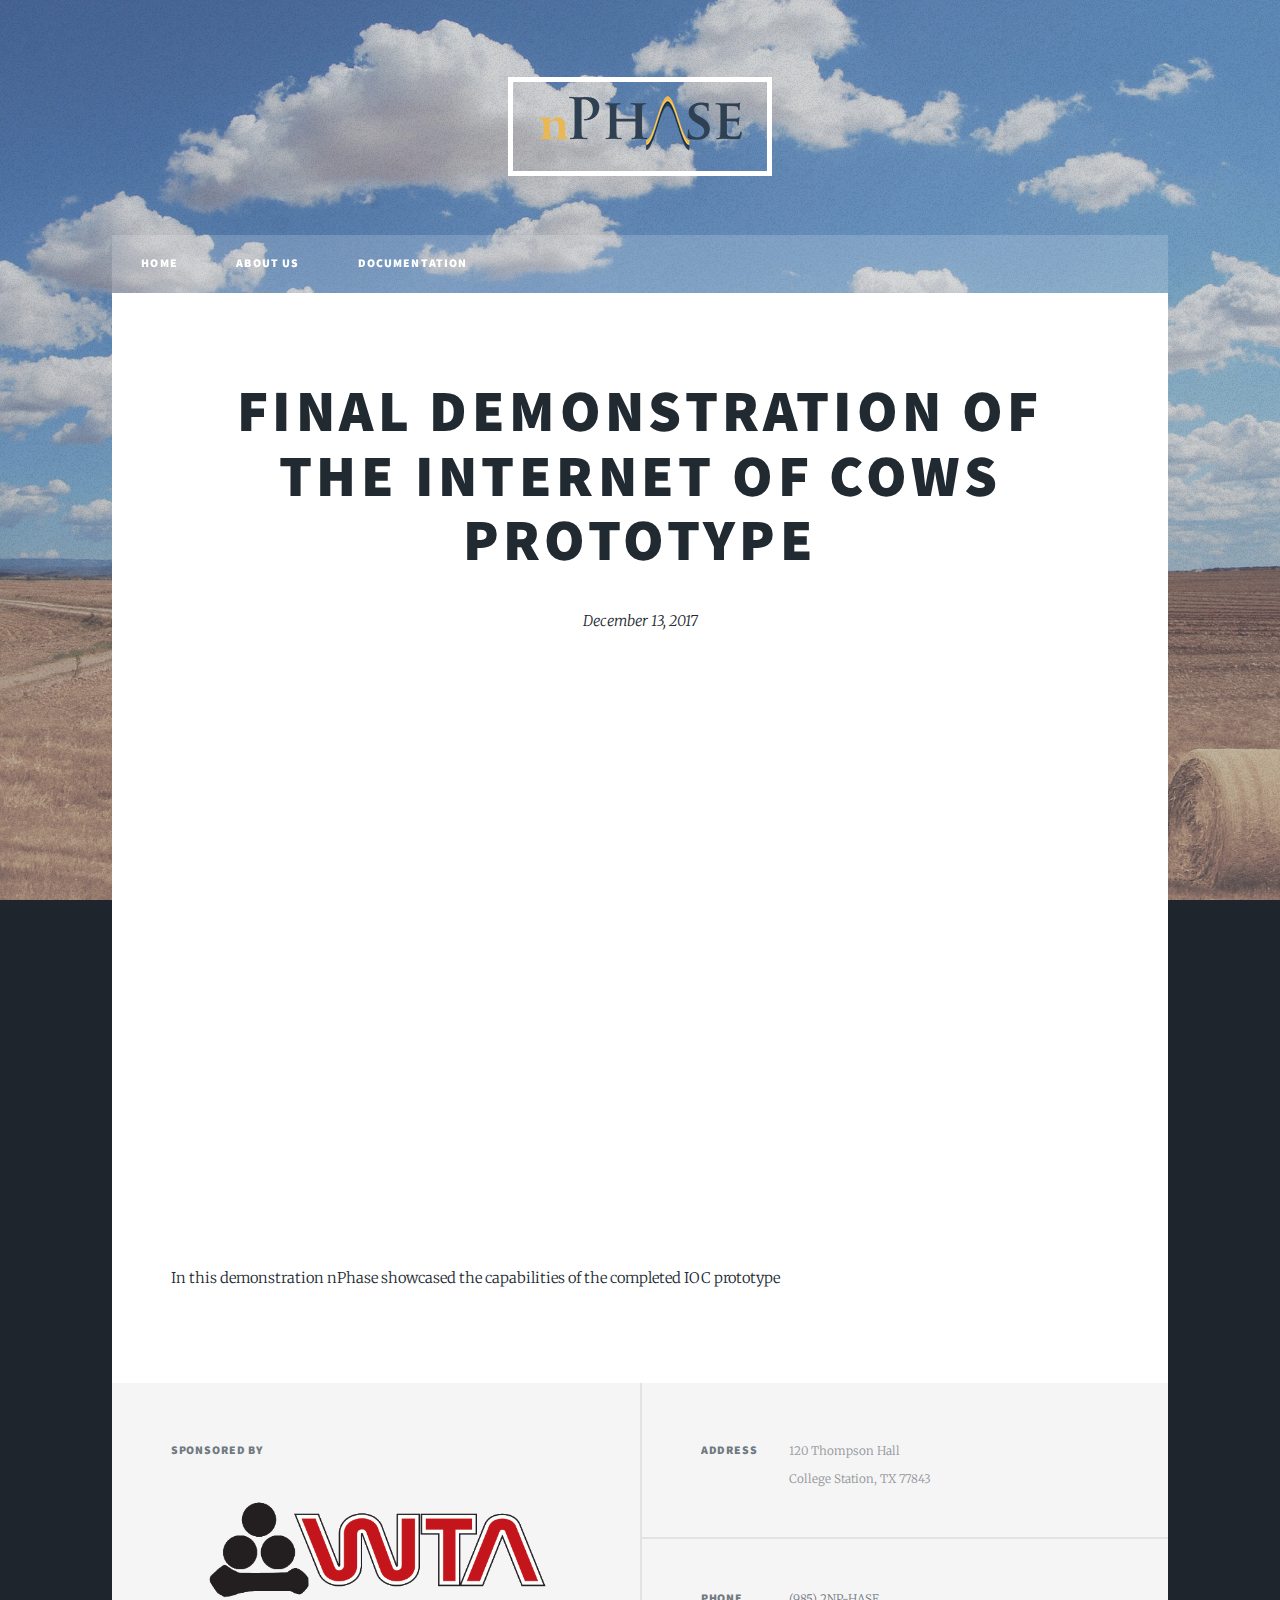
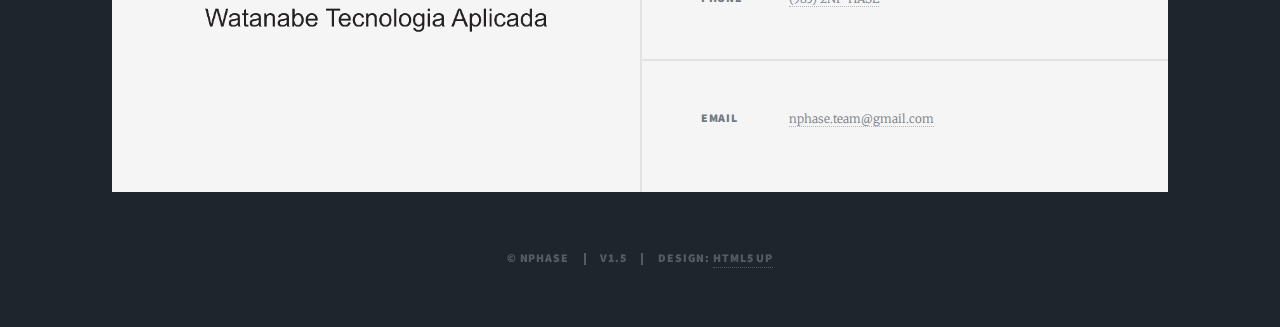
<file: demofinal.html>
<!DOCTYPE HTML>
<!--
	Massively by HTML5 UP
	html5up.net | @ajlkn
	Free for personal and commercial use under the CCA 3.0 license (html5up.net/license)
-->
<html>
	<head>
		<title>nPhase | Final Demonstration</title>
		<meta charset="utf-8" />
		<meta name="viewport" content="width=device-width, initial-scale=1, user-scalable=no" />
		<link rel="stylesheet" href="assets/css/main.css" />
		<noscript><link rel="stylesheet" href="assets/css/noscript.css" /></noscript>
	</head>
	<body class="is-loading">

		<!-- Wrapper -->
			<div id="wrapper">

				<!-- Header -->
					<header id="header">
						<a href="index.html" class="logo"><img src="images/main_logo_small.png" alt="" /></a>
					</header>

				<!-- Nav -->
					<nav id="nav">
						<ul class="links">
							<li><a href="index.html">Home</a></li>
							<li><a href="about.html">About Us</a></li>
							<li><a href="documentation.html">Documentation</a></li>
						</ul>
					</nav>

				<!-- Main -->
					<div id="main">
						<!-- Post -->
							<article class="post featured">
								<header class="major">
									<h2><a href="#">Final Demonstration of the Internet of Cows Prototype</a></h2>
									<p>December 13, 2017</p>
								</header>
								<div class="videoframe">
									<iframe src="https://www.youtube.com/embed/ME54EyrmAOM" frameborder="0" allowfullscreen class="yvideo"></iframe></div>
									<br />
									<p>In this demonstration nPhase showcased the capabilities of the completed IOC prototype</p>
							</article>

					</div>

				<!-- Footer -->
					<footer id="footer">
						<section>
						<h3>Sponsored By</h3>
						<a href="http://www.wtavet.com.br/site/" target="_blank" class="image fit"><img src="images/wta_logo.png" alt="" /></a>
						</section>
						<section class="split contact">
							<section class="alt">
								<h3>Address</h3>
								<p>120 Thompson Hall<br />
								College Station, TX 77843</p>
							</section>
							<section>
								<h3>Phone</h3>
								<p><a href="#">(985) 2NP-HASE</a></p>
							</section>
							<section>
								<h3>Email</h3>
								<p><a href="mailto:nphase.team@gmail.com">nphase.team@gmail.com</a></p>
							</section>
						</section>
					</footer>

				<!-- Copyright -->
					<div id="copyright">
						<ul><li>&copy; nPhase</li><li>v1.5</li><li>Design: <a href="https://html5up.net" target="_blank">HTML5 UP</a></li></ul>
					</div>

			</div>

		<!-- Scripts -->
			<script src="assets/js/jquery.min.js"></script>
			<script src="assets/js/jquery.scrollex.min.js"></script>
			<script src="assets/js/jquery.scrolly.min.js"></script>
			<script src="assets/js/skel.min.js"></script>
			<script src="assets/js/util.js"></script>
			<script src="assets/js/main.js"></script>

	</body>
</html>
</file>
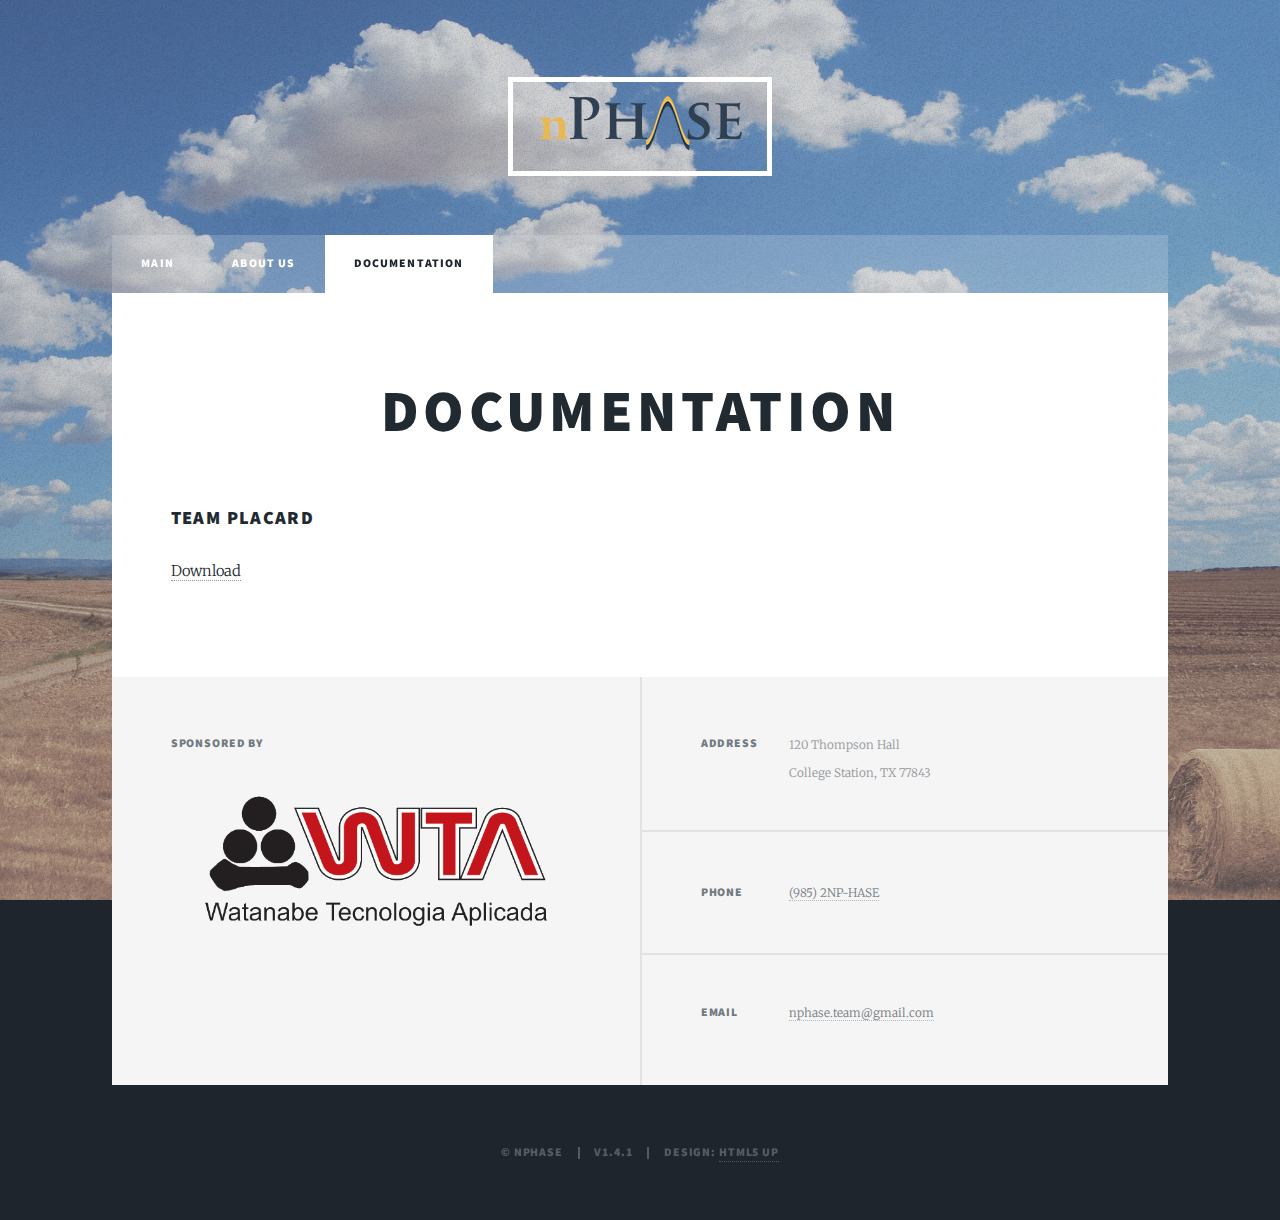
<file: documentation.html>
<!DOCTYPE HTML>
<!--
	Massively by HTML5 UP
	html5up.net | @ajlkn
	Free for personal and commercial use under the CCA 3.0 license (html5up.net/license)
-->
<html>
	<head>
		<title>nPhase | Documentation</title>
		<meta charset="utf-8" />
		<meta name="viewport" content="width=device-width, initial-scale=1, user-scalable=no" />
		<link rel="stylesheet" href="assets/css/main.css" />
		<noscript><link rel="stylesheet" href="assets/css/noscript.css" /></noscript>
	</head>
	<body class="is-loading">

		<!-- Wrapper -->
			<div id="wrapper">

				<!-- Header -->
					<header id="header">
						<a href="index.html" class="logo"><img src="images/main_logo_small.png" alt="" /></a>
					</header>

				<!-- Nav -->
					<nav id="nav">
						<ul class="links">
							<li><a href="index.html">Main</a></li>
							<li><a href="about.html">About Us</a></li>
							<li class="active"><a href="documentation.html">Documentation</a></li>
						</ul>
					</nav>

				<!-- Main -->
					<div id="main">

						<!-- Post -->
							<section class="post">
								<header class="major">
									<h1>Documentation</h1>
								</header>

								<!-- Text stuff -->
								<h3>Team Placard</h3>
									<p><a href="docs/nPhase_Placard.pdf">Download</a></p>

							</section>

					</div>

				<!-- Footer -->
					<footer id="footer">
						<section>
						<h3>Sponsored By</h3>
						<a href="http://www.wtavet.com.br/site/" target="_blank" class="image fit"><img src="images/wta_logo.png" alt="" /></a>
						</section>
						<section class="split contact">
							<section class="alt">
								<h3>Address</h3>
								<p>120 Thompson Hall<br />
								College Station, TX 77843</p>
							</section>
							<section>
								<h3>Phone</h3>
								<p><a href="#">(985) 2NP-HASE</a></p>
							</section>
							<section>
								<h3>Email</h3>
								<p><a href="mailto:nphase.team@gmail.com">nphase.team@gmail.com</a></p>
							</section>
						</section>
					</footer>

				<!-- Copyright -->
					<div id="copyright">
						<ul><li>&copy; nPhase</li><li>v1.4.1</li><li>Design: <a href="https://html5up.net" target="_blank">HTML5 UP</a></li></ul>
					</div>

			</div>

		<!-- Scripts -->
			<script src="assets/js/jquery.min.js"></script>
			<script src="assets/js/jquery.scrollex.min.js"></script>
			<script src="assets/js/jquery.scrolly.min.js"></script>
			<script src="assets/js/skel.min.js"></script>
			<script src="assets/js/util.js"></script>
			<script src="assets/js/main.js"></script>

	</body>
</html>
</file>
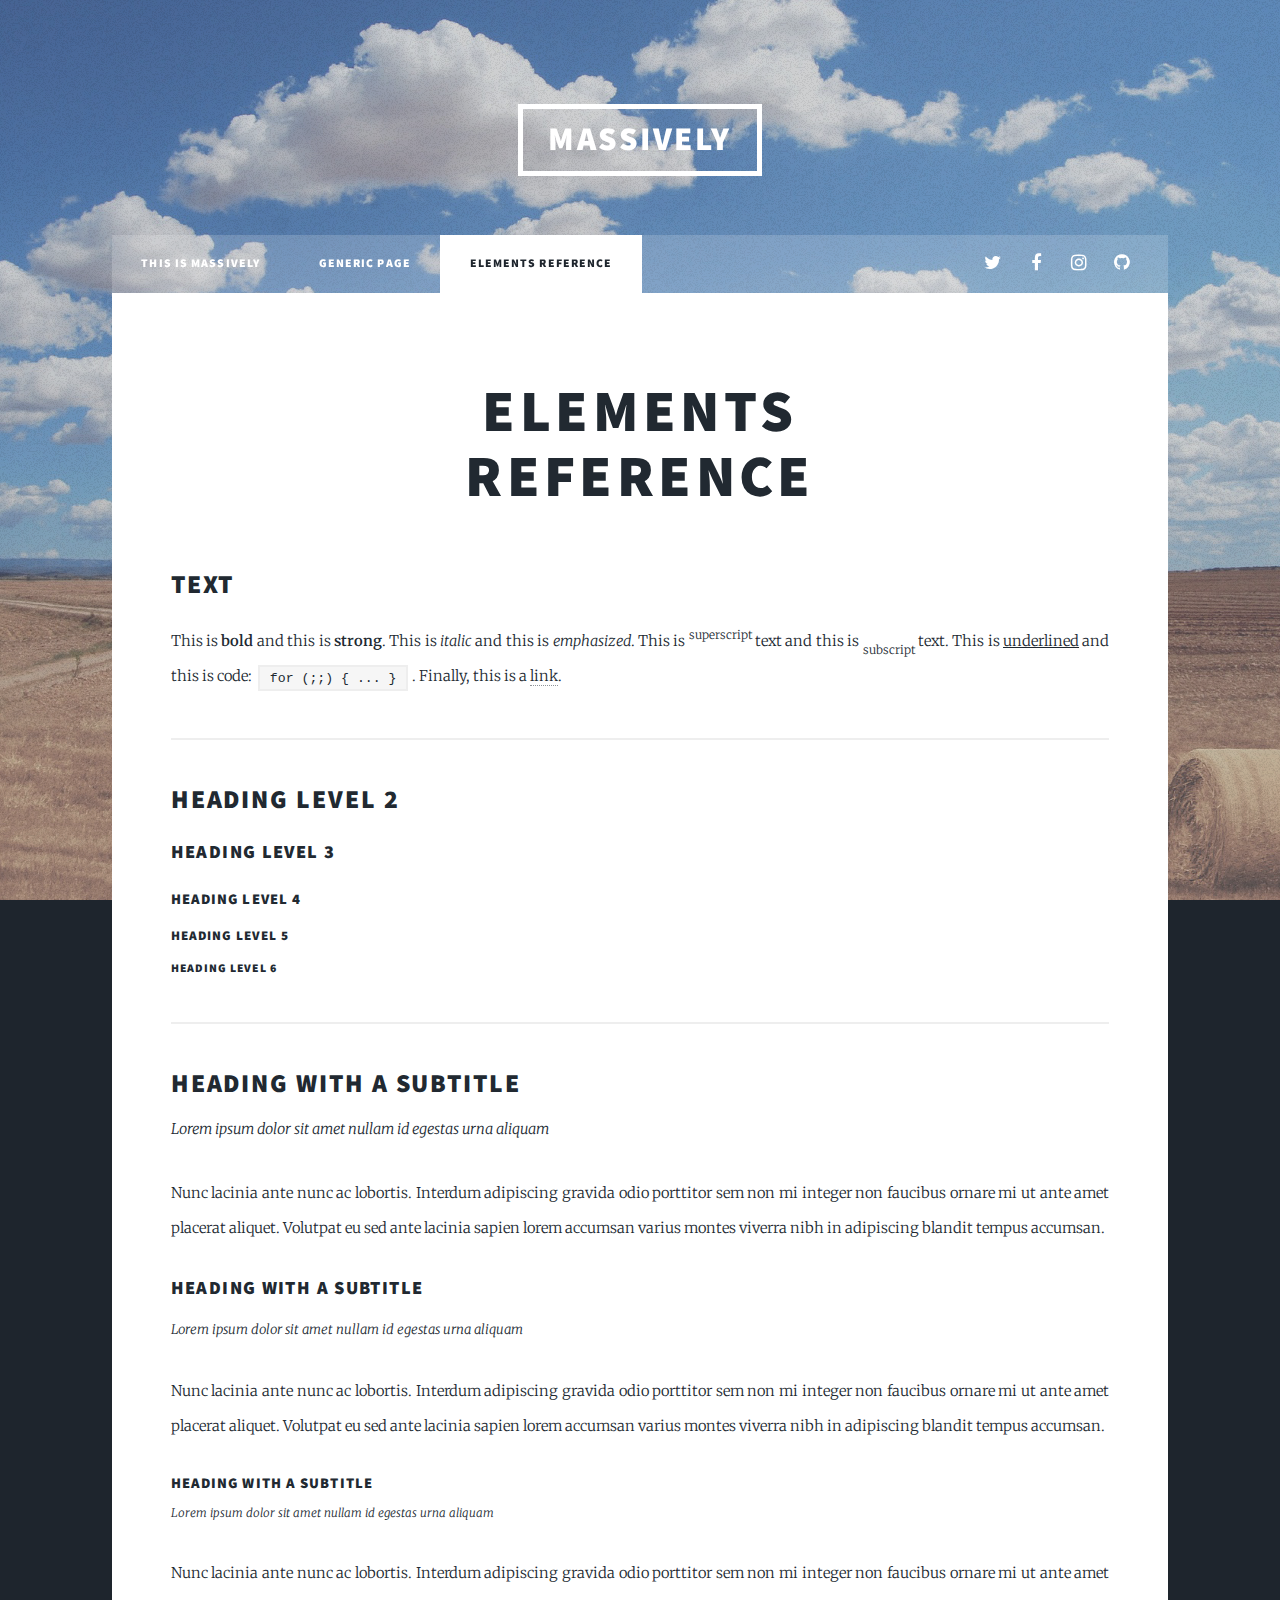
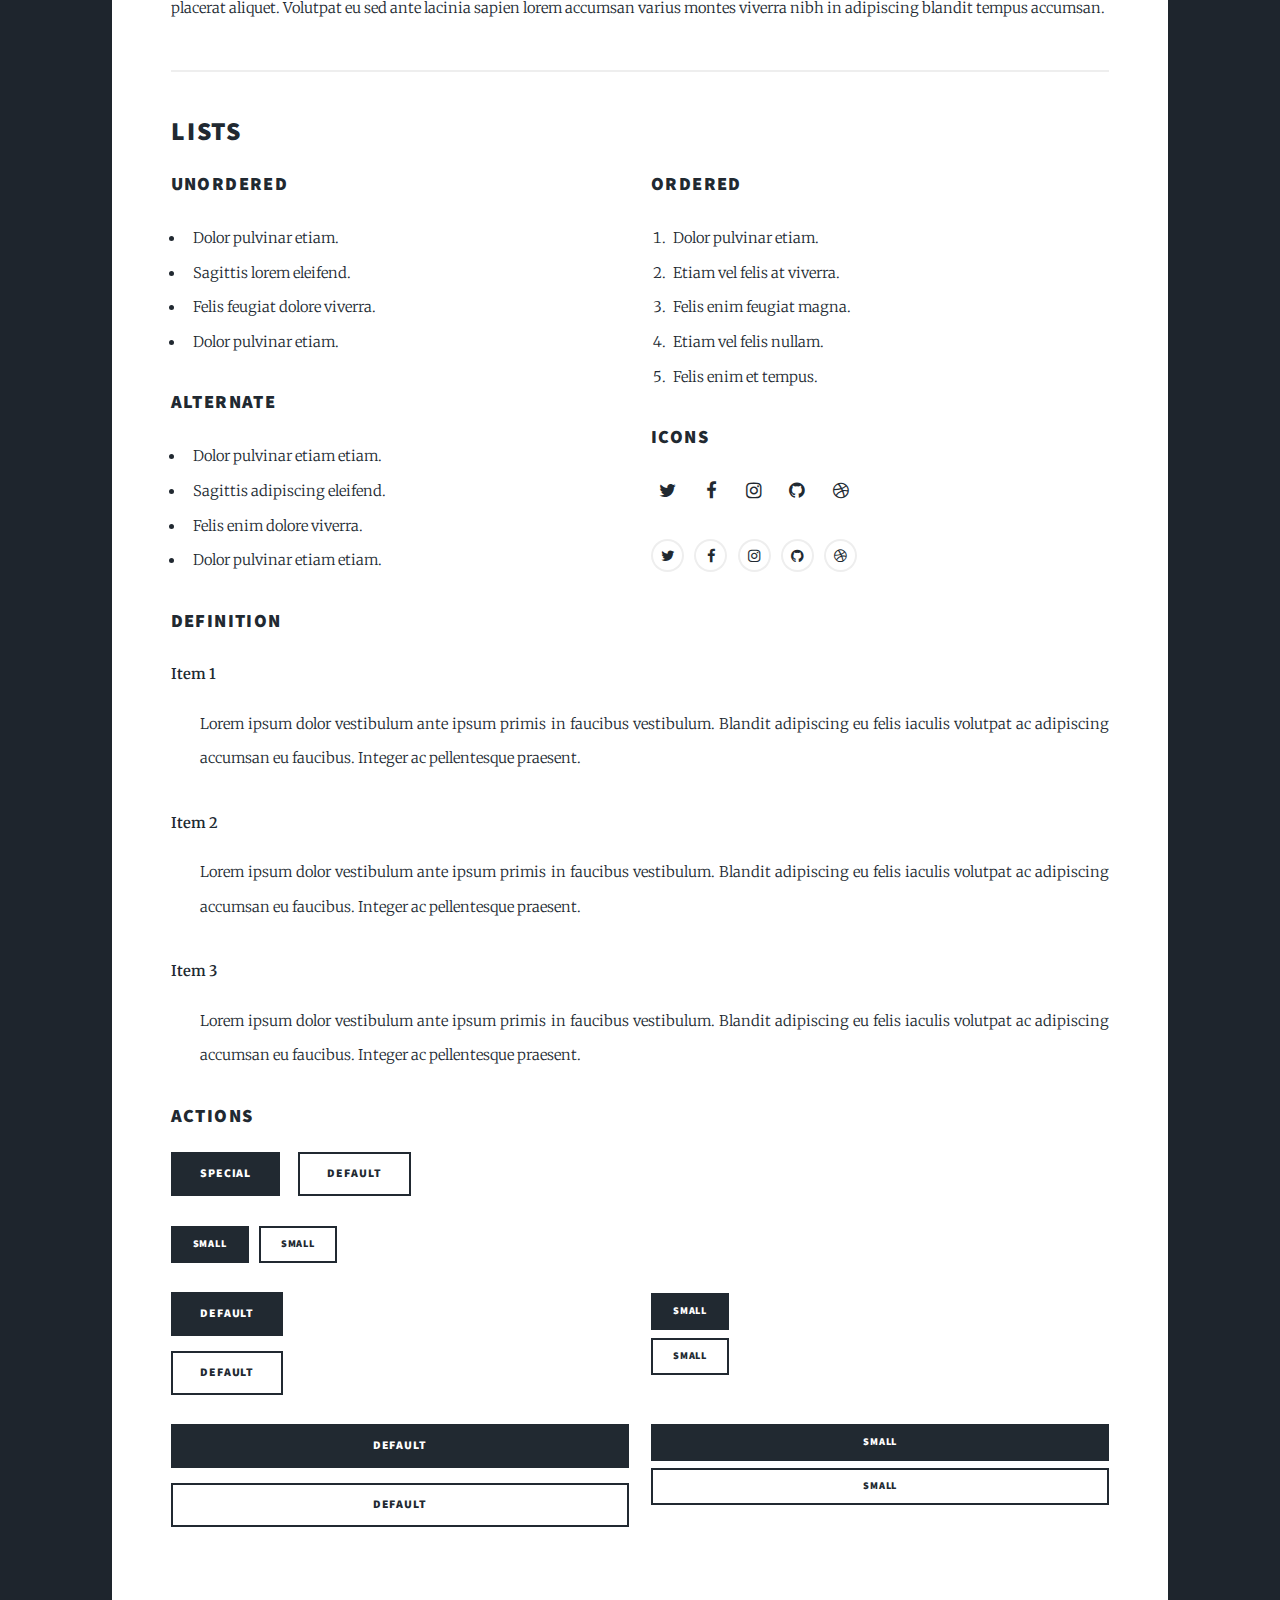
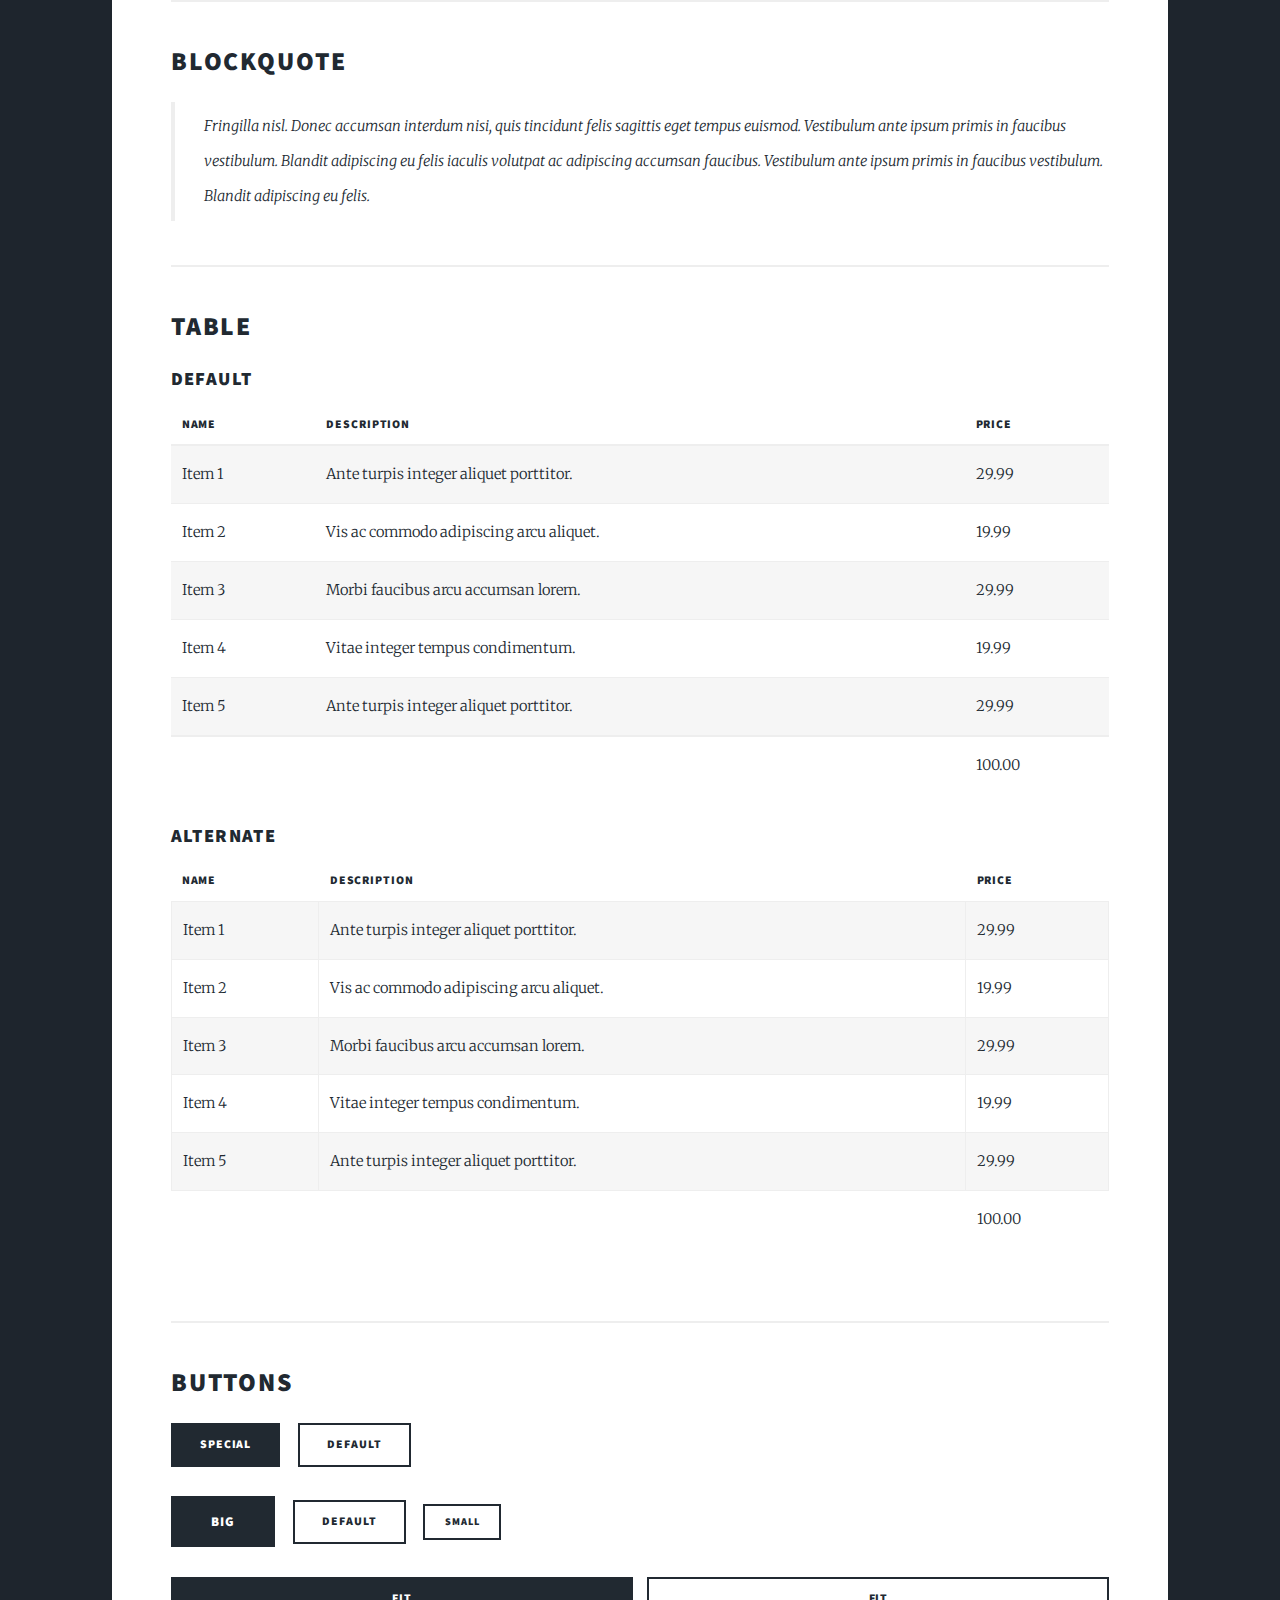
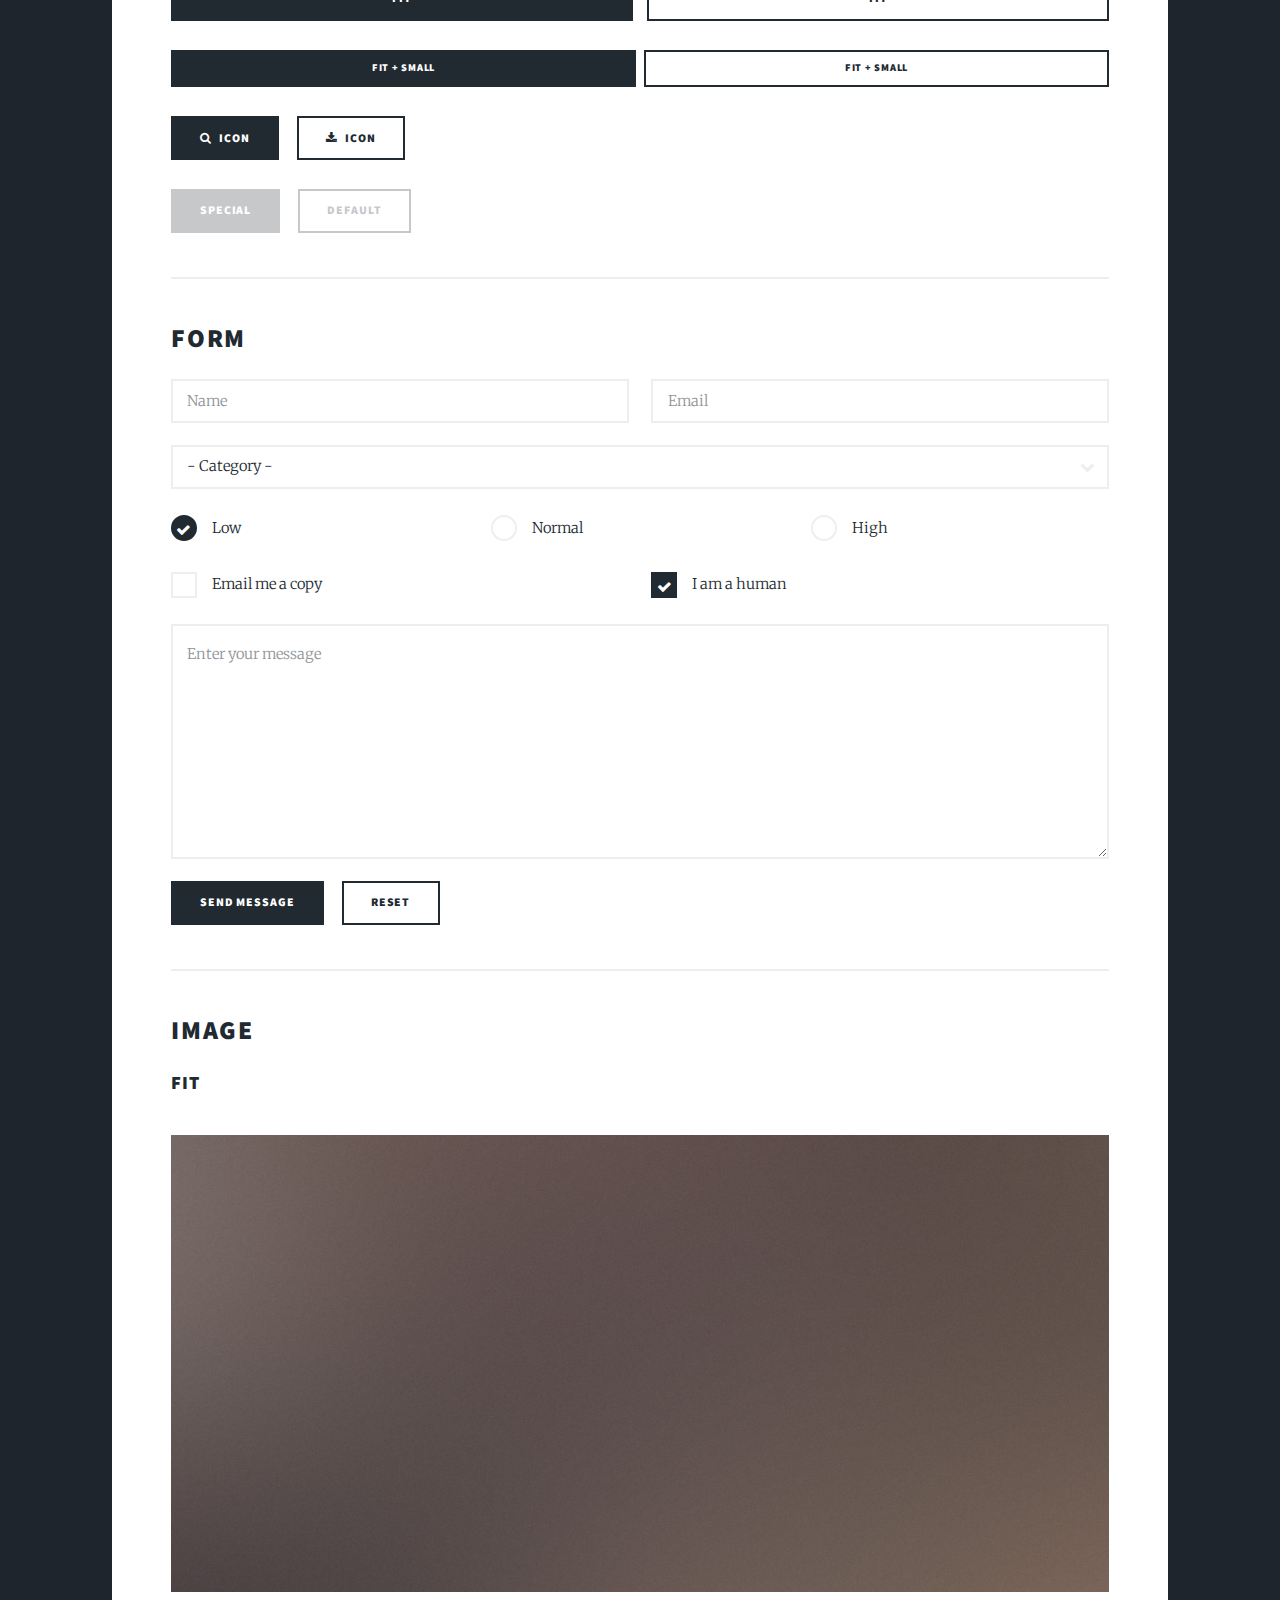
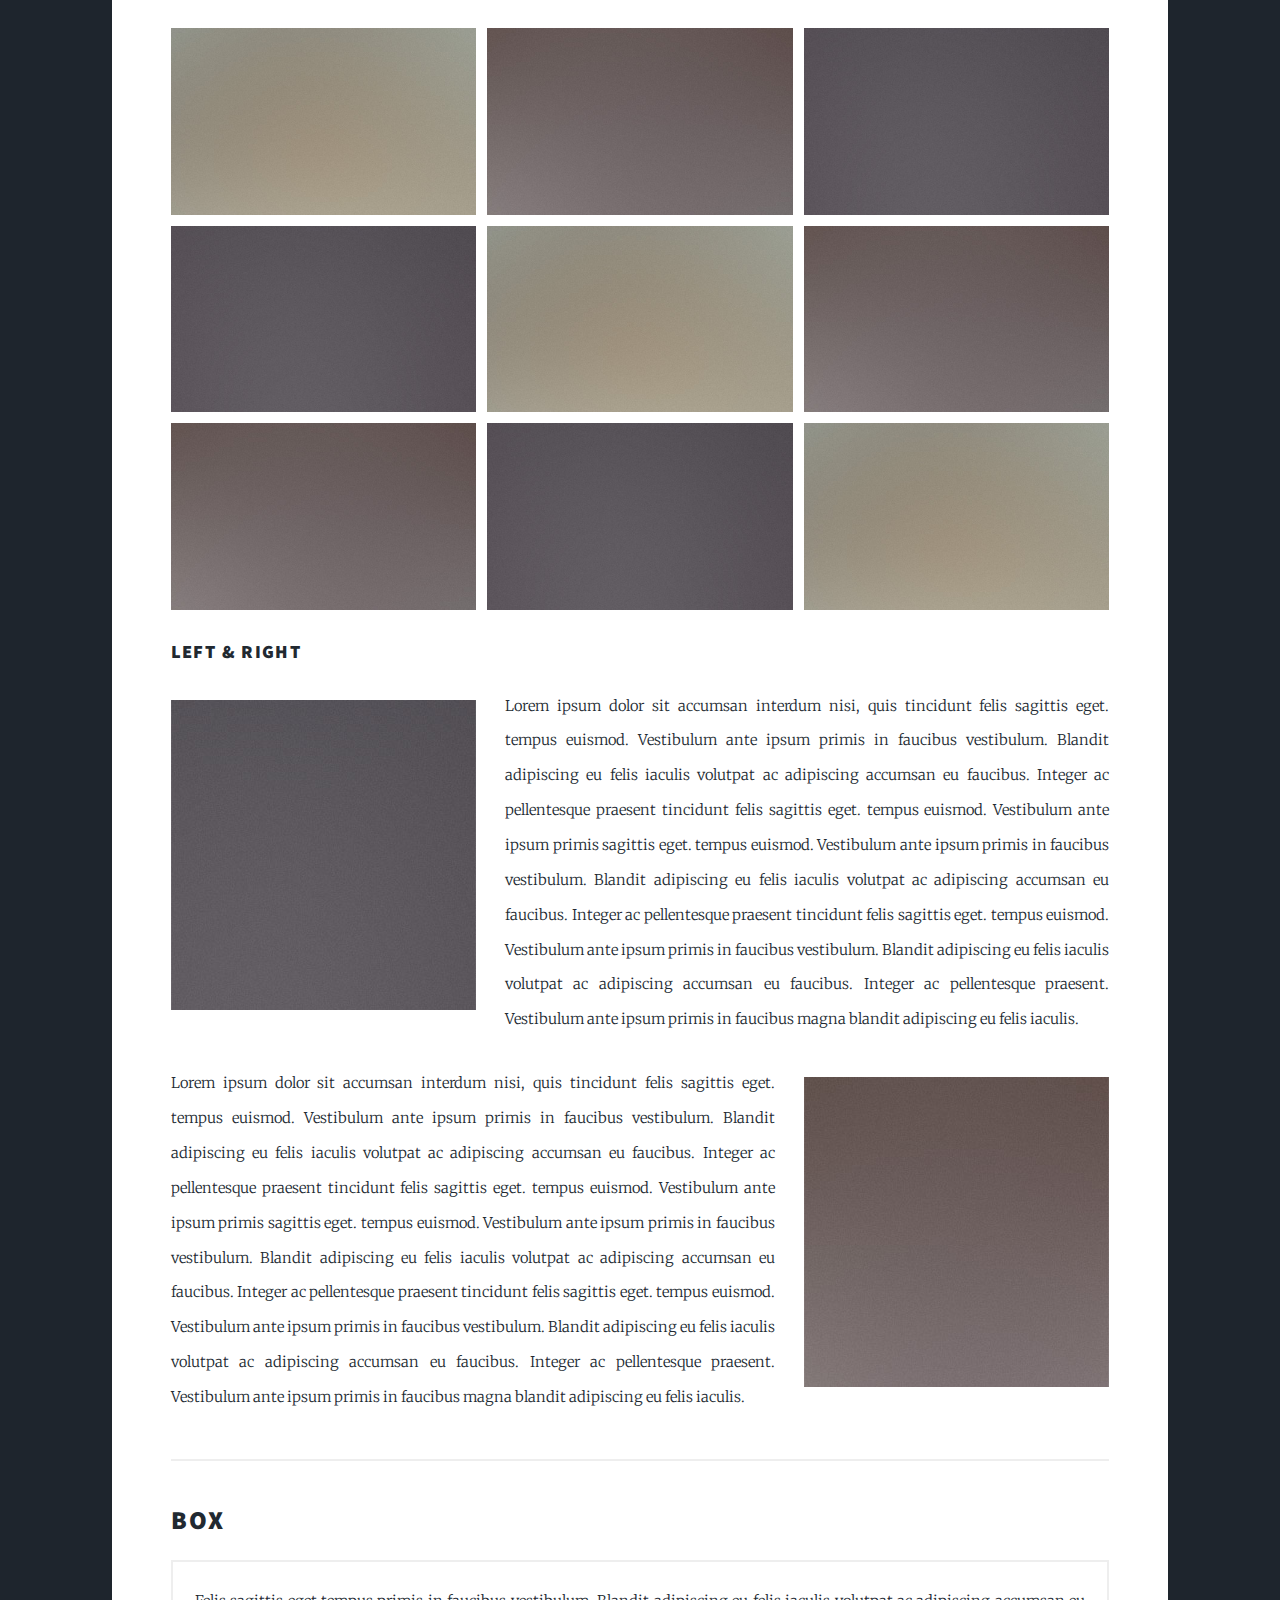
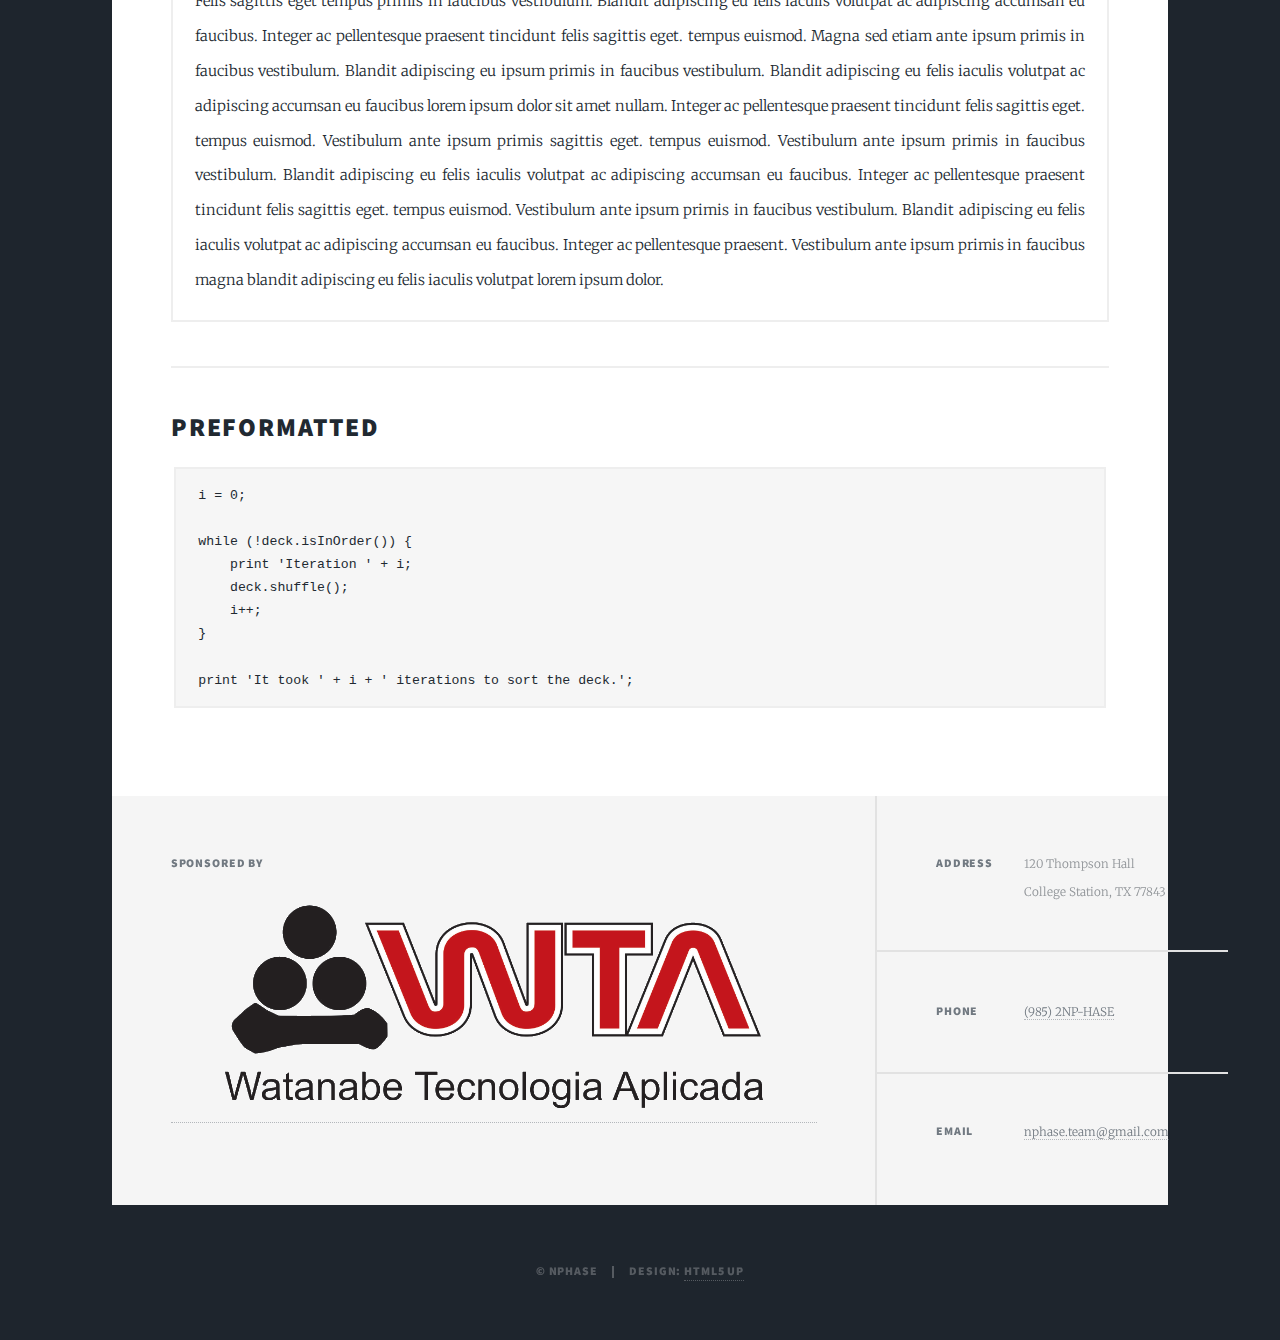
<file: elements-ref.html>
<!DOCTYPE HTML>
<!--
	Massively by HTML5 UP
	html5up.net | @ajlkn
	Free for personal and commercial use under the CCA 3.0 license (html5up.net/license)
-->
<html>
	<head>
		<title>Elements Reference - Massively by HTML5 UP</title>
		<meta charset="utf-8" />
		<meta name="viewport" content="width=device-width, initial-scale=1, user-scalable=no" />
		<link rel="stylesheet" href="assets/css/main.css" />
		<noscript><link rel="stylesheet" href="assets/css/noscript.css" /></noscript>
	</head>
	<body class="is-loading">

		<!-- Wrapper -->
			<div id="wrapper">

				<!-- Header -->
					<header id="header">
						<a href="index.html" class="logo">Massively</a>
					</header>

				<!-- Nav -->
					<nav id="nav">
						<ul class="links">
							<li><a href="index.html">This is Massively</a></li>
							<li><a href="generic.html">Generic Page</a></li>
							<li class="active"><a href="elements.html">Elements Reference</a></li>
						</ul>
						<ul class="icons">
							<li><a href="#" class="icon fa-twitter"><span class="label">Twitter</span></a></li>
							<li><a href="#" class="icon fa-facebook"><span class="label">Facebook</span></a></li>
							<li><a href="#" class="icon fa-instagram"><span class="label">Instagram</span></a></li>
							<li><a href="#" class="icon fa-github"><span class="label">GitHub</span></a></li>
						</ul>
					</nav>

				<!-- Main -->
					<div id="main">

						<!-- Post -->
							<section class="post">
								<header class="major">
									<h1>Elements<br />
									Reference</h1>
								</header>

								<!-- Text stuff -->
									<h2>Text</h2>
									<p>This is <b>bold</b> and this is <strong>strong</strong>. This is <i>italic</i> and this is <em>emphasized</em>.
									This is <sup>superscript</sup> text and this is <sub>subscript</sub> text.
									This is <u>underlined</u> and this is code: <code>for (;;) { ... }</code>.
									Finally, this is a <a href="#">link</a>.</p>
									<hr />
									<h2>Heading Level 2</h2>
									<h3>Heading Level 3</h3>
									<h4>Heading Level 4</h4>
									<h5>Heading Level 5</h5>
									<h6>Heading Level 6</h6>
									<hr />
									<header>
										<h2>Heading with a Subtitle</h2>
										<p>Lorem ipsum dolor sit amet nullam id egestas urna aliquam</p>
									</header>
									<p>Nunc lacinia ante nunc ac lobortis. Interdum adipiscing gravida odio porttitor sem non mi integer non faucibus ornare mi ut ante amet placerat aliquet. Volutpat eu sed ante lacinia sapien lorem accumsan varius montes viverra nibh in adipiscing blandit tempus accumsan.</p>
									<header>
										<h3>Heading with a Subtitle</h3>
										<p>Lorem ipsum dolor sit amet nullam id egestas urna aliquam</p>
									</header>
									<p>Nunc lacinia ante nunc ac lobortis. Interdum adipiscing gravida odio porttitor sem non mi integer non faucibus ornare mi ut ante amet placerat aliquet. Volutpat eu sed ante lacinia sapien lorem accumsan varius montes viverra nibh in adipiscing blandit tempus accumsan.</p>
									<header>
										<h4>Heading with a Subtitle</h4>
										<p>Lorem ipsum dolor sit amet nullam id egestas urna aliquam</p>
									</header>
									<p>Nunc lacinia ante nunc ac lobortis. Interdum adipiscing gravida odio porttitor sem non mi integer non faucibus ornare mi ut ante amet placerat aliquet. Volutpat eu sed ante lacinia sapien lorem accumsan varius montes viverra nibh in adipiscing blandit tempus accumsan.</p>

									<hr />

								<!-- Lists -->
									<h2>Lists</h2>
									<div class="row">
										<div class="6u 12u$(small)">

											<h3>Unordered</h3>
											<ul>
												<li>Dolor pulvinar etiam.</li>
												<li>Sagittis lorem eleifend.</li>
												<li>Felis feugiat dolore viverra.</li>
												<li>Dolor pulvinar etiam.</li>
											</ul>

											<h3>Alternate</h3>
											<ul class="alt">
												<li>Dolor pulvinar etiam etiam.</li>
												<li>Sagittis adipiscing eleifend.</li>
												<li>Felis enim dolore viverra.</li>
												<li>Dolor pulvinar etiam etiam.</li>
											</ul>

										</div>
										<div class="6u$ 12u$(small)">

											<h3>Ordered</h3>
											<ol>
												<li>Dolor pulvinar etiam.</li>
												<li>Etiam vel felis at viverra.</li>
												<li>Felis enim feugiat magna.</li>
												<li>Etiam vel felis nullam.</li>
												<li>Felis enim et tempus.</li>
											</ol>

											<h3>Icons</h3>
											<ul class="icons">
												<li><a href="#" class="icon fa-twitter"><span class="label">Twitter</span></a></li>
												<li><a href="#" class="icon fa-facebook"><span class="label">Facebook</span></a></li>
												<li><a href="#" class="icon fa-instagram"><span class="label">Instagram</span></a></li>
												<li><a href="#" class="icon fa-github"><span class="label">Github</span></a></li>
												<li><a href="#" class="icon fa-dribbble"><span class="label">Dribbble</span></a></li>
											</ul>
											<ul class="icons alt">
												<li><a href="#" class="icon alt fa-twitter"><span class="label">Twitter</span></a></li>
												<li><a href="#" class="icon alt fa-facebook"><span class="label">Facebook</span></a></li>
												<li><a href="#" class="icon alt fa-instagram"><span class="label">Instagram</span></a></li>
												<li><a href="#" class="icon alt fa-github"><span class="label">Github</span></a></li>
												<li><a href="#" class="icon alt fa-dribbble"><span class="label">Dribbble</span></a></li>
											</ul>

										</div>
									</div>
									<h3>Definition</h3>
									<dl>
										<dt>Item 1</dt>
										<dd>
											<p>Lorem ipsum dolor vestibulum ante ipsum primis in faucibus vestibulum. Blandit adipiscing eu felis iaculis volutpat ac adipiscing accumsan eu faucibus. Integer ac pellentesque praesent.</p>
										</dd>
										<dt>Item 2</dt>
										<dd>
											<p>Lorem ipsum dolor vestibulum ante ipsum primis in faucibus vestibulum. Blandit adipiscing eu felis iaculis volutpat ac adipiscing accumsan eu faucibus. Integer ac pellentesque praesent.</p>
										</dd>
										<dt>Item 3</dt>
										<dd>
											<p>Lorem ipsum dolor vestibulum ante ipsum primis in faucibus vestibulum. Blandit adipiscing eu felis iaculis volutpat ac adipiscing accumsan eu faucibus. Integer ac pellentesque praesent.</p>
										</dd>
									</dl>

									<h3>Actions</h3>
									<ul class="actions">
										<li><a href="#" class="button special">Special</a></li>
										<li><a href="#" class="button">Default</a></li>
									</ul>
									<ul class="actions small">
										<li><a href="#" class="button special small">Small</a></li>
										<li><a href="#" class="button small">Small</a></li>
									</ul>
									<div class="row">
										<div class="6u 12u$(small)">
											<ul class="actions vertical">
												<li><a href="#" class="button special">Default</a></li>
												<li><a href="#" class="button">Default</a></li>
											</ul>
										</div>
										<div class="6u 12u$(small)">
											<ul class="actions vertical small">
												<li><a href="#" class="button special small">Small</a></li>
												<li><a href="#" class="button small">Small</a></li>
											</ul>
										</div>
									</div>
									<div class="row">
										<div class="6u 12u$(small)">
											<ul class="actions vertical">
												<li><a href="#" class="button special fit">Default</a></li>
												<li><a href="#" class="button fit">Default</a></li>
											</ul>
										</div>
										<div class="6u$ 12u$(small)">
											<ul class="actions vertical small">
												<li><a href="#" class="button special small fit">Small</a></li>
												<li><a href="#" class="button small fit">Small</a></li>
											</ul>
										</div>
									</div>

									<hr />

								<!-- Blockquote -->
									<h2>Blockquote</h2>
									<blockquote>Fringilla nisl. Donec accumsan interdum nisi, quis tincidunt felis sagittis eget tempus euismod. Vestibulum ante ipsum primis in faucibus vestibulum. Blandit adipiscing eu felis iaculis volutpat ac adipiscing accumsan faucibus. Vestibulum ante ipsum primis in faucibus vestibulum. Blandit adipiscing eu felis.</blockquote>

									<hr />

								<!-- Table -->
									<h2>Table</h2>

									<h3>Default</h3>
									<div class="table-wrapper">
										<table>
											<thead>
												<tr>
													<th>Name</th>
													<th>Description</th>
													<th>Price</th>
												</tr>
											</thead>
											<tbody>
												<tr>
													<td>Item 1</td>
													<td>Ante turpis integer aliquet porttitor.</td>
													<td>29.99</td>
												</tr>
												<tr>
													<td>Item 2</td>
													<td>Vis ac commodo adipiscing arcu aliquet.</td>
													<td>19.99</td>
												</tr>
												<tr>
													<td>Item 3</td>
													<td> Morbi faucibus arcu accumsan lorem.</td>
													<td>29.99</td>
												</tr>
												<tr>
													<td>Item 4</td>
													<td>Vitae integer tempus condimentum.</td>
													<td>19.99</td>
												</tr>
												<tr>
													<td>Item 5</td>
													<td>Ante turpis integer aliquet porttitor.</td>
													<td>29.99</td>
												</tr>
											</tbody>
											<tfoot>
												<tr>
													<td colspan="2"></td>
													<td>100.00</td>
												</tr>
											</tfoot>
										</table>
									</div>

									<h3>Alternate</h3>
									<div class="table-wrapper">
										<table class="alt">
											<thead>
												<tr>
													<th>Name</th>
													<th>Description</th>
													<th>Price</th>
												</tr>
											</thead>
											<tbody>
												<tr>
													<td>Item 1</td>
													<td>Ante turpis integer aliquet porttitor.</td>
													<td>29.99</td>
												</tr>
												<tr>
													<td>Item 2</td>
													<td>Vis ac commodo adipiscing arcu aliquet.</td>
													<td>19.99</td>
												</tr>
												<tr>
													<td>Item 3</td>
													<td> Morbi faucibus arcu accumsan lorem.</td>
													<td>29.99</td>
												</tr>
												<tr>
													<td>Item 4</td>
													<td>Vitae integer tempus condimentum.</td>
													<td>19.99</td>
												</tr>
												<tr>
													<td>Item 5</td>
													<td>Ante turpis integer aliquet porttitor.</td>
													<td>29.99</td>
												</tr>
											</tbody>
											<tfoot>
												<tr>
													<td colspan="2"></td>
													<td>100.00</td>
												</tr>
											</tfoot>
										</table>
									</div>

									<hr />

								<!-- Buttons -->
									<h2>Buttons</h2>
									<ul class="actions">
										<li><a href="#" class="button special">Special</a></li>
										<li><a href="#" class="button">Default</a></li>
									</ul>
									<ul class="actions">
										<li><a href="#" class="button special big">Big</a></li>
										<li><a href="#" class="button">Default</a></li>
										<li><a href="#" class="button small">Small</a></li>
									</ul>
									<ul class="actions fit">
										<li><a href="#" class="button special fit">Fit</a></li>
										<li><a href="#" class="button fit">Fit</a></li>
									</ul>
									<ul class="actions fit small">
										<li><a href="#" class="button special fit small">Fit + Small</a></li>
										<li><a href="#" class="button fit small">Fit + Small</a></li>
									</ul>
									<ul class="actions">
										<li><a href="#" class="button special icon fa-search">Icon</a></li>
										<li><a href="#" class="button icon fa-download">Icon</a></li>
									</ul>
									<ul class="actions">
										<li><span class="button special disabled">Special</span></li>
										<li><span class="button disabled">Default</span></li>
									</ul>

									<hr />

								<!-- Form -->
									<h2>Form</h2>

									<form method="post" action="#" class="alt">
										<div class="row uniform">
											<div class="6u 12u$(xsmall)">
												<input type="text" name="demo-name" id="demo-name" value="" placeholder="Name" />
											</div>
											<div class="6u$ 12u$(xsmall)">
												<input type="email" name="demo-email" id="demo-email" value="" placeholder="Email" />
											</div>
											<!-- Break -->
											<div class="12u$">
												<div class="select-wrapper">
													<select name="demo-category" id="demo-category">
														<option value="">- Category -</option>
														<option value="1">Manufacturing</option>
														<option value="1">Shipping</option>
														<option value="1">Administration</option>
														<option value="1">Human Resources</option>
													</select>
												</div>
											</div>
											<!-- Break -->
											<div class="4u 12u$(small)">
												<input type="radio" id="demo-priority-low" name="demo-priority" checked>
												<label for="demo-priority-low">Low</label>
											</div>
											<div class="4u 12u$(small)">
												<input type="radio" id="demo-priority-normal" name="demo-priority">
												<label for="demo-priority-normal">Normal</label>
											</div>
											<div class="4u$ 12u$(small)">
												<input type="radio" id="demo-priority-high" name="demo-priority">
												<label for="demo-priority-high">High</label>
											</div>
											<!-- Break -->
											<div class="6u 12u$(small)">
												<input type="checkbox" id="demo-copy" name="demo-copy">
												<label for="demo-copy">Email me a copy</label>
											</div>
											<div class="6u$ 12u$(small)">
												<input type="checkbox" id="demo-human" name="demo-human" checked>
												<label for="demo-human">I am a human</label>
											</div>
											<!-- Break -->
											<div class="12u$">
												<textarea name="demo-message" id="demo-message" placeholder="Enter your message" rows="6"></textarea>
											</div>
											<!-- Break -->
											<div class="12u$">
												<ul class="actions">
													<li><input type="submit" value="Send Message" class="special" /></li>
													<li><input type="reset" value="Reset" /></li>
												</ul>
											</div>
										</div>
									</form>

									<hr />

								<!-- Image -->
									<h2>Image</h2>

									<h3>Fit</h3>
									<span class="image fit"><img src="images/pic01.jpg" alt="" /></span>
									<div class="box alt">
										<div class="row 50% uniform">
											<div class="4u"><span class="image fit"><img src="images/pic02.jpg" alt="" /></span></div>
											<div class="4u"><span class="image fit"><img src="images/pic03.jpg" alt="" /></span></div>
											<div class="4u$"><span class="image fit"><img src="images/pic04.jpg" alt="" /></span></div>
											<!-- Break -->
											<div class="4u"><span class="image fit"><img src="images/pic04.jpg" alt="" /></span></div>
											<div class="4u"><span class="image fit"><img src="images/pic02.jpg" alt="" /></span></div>
											<div class="4u$"><span class="image fit"><img src="images/pic03.jpg" alt="" /></span></div>
											<!-- Break -->
											<div class="4u"><span class="image fit"><img src="images/pic03.jpg" alt="" /></span></div>
											<div class="4u"><span class="image fit"><img src="images/pic04.jpg" alt="" /></span></div>
											<div class="4u$"><span class="image fit"><img src="images/pic02.jpg" alt="" /></span></div>
										</div>
									</div>

									<h3>Left &amp; Right</h3>
									<p><span class="image left"><img src="images/pic08.jpg" alt="" /></span>Lorem ipsum dolor sit accumsan interdum nisi, quis tincidunt felis sagittis eget. tempus euismod. Vestibulum ante ipsum primis in faucibus vestibulum. Blandit adipiscing eu felis iaculis volutpat ac adipiscing accumsan eu faucibus. Integer ac pellentesque praesent tincidunt felis sagittis eget. tempus euismod. Vestibulum ante ipsum primis sagittis eget. tempus euismod. Vestibulum ante ipsum primis in faucibus vestibulum. Blandit adipiscing eu felis iaculis volutpat ac adipiscing accumsan eu faucibus. Integer ac pellentesque praesent tincidunt felis sagittis eget. tempus euismod. Vestibulum ante ipsum primis in faucibus vestibulum. Blandit adipiscing eu felis iaculis volutpat ac adipiscing accumsan eu faucibus. Integer ac pellentesque praesent. Vestibulum ante ipsum primis in faucibus magna blandit adipiscing eu felis iaculis.</p>
									<p><span class="image right"><img src="images/pic09.jpg" alt="" /></span>Lorem ipsum dolor sit accumsan interdum nisi, quis tincidunt felis sagittis eget. tempus euismod. Vestibulum ante ipsum primis in faucibus vestibulum. Blandit adipiscing eu felis iaculis volutpat ac adipiscing accumsan eu faucibus. Integer ac pellentesque praesent tincidunt felis sagittis eget. tempus euismod. Vestibulum ante ipsum primis sagittis eget. tempus euismod. Vestibulum ante ipsum primis in faucibus vestibulum. Blandit adipiscing eu felis iaculis volutpat ac adipiscing accumsan eu faucibus. Integer ac pellentesque praesent tincidunt felis sagittis eget. tempus euismod. Vestibulum ante ipsum primis in faucibus vestibulum. Blandit adipiscing eu felis iaculis volutpat ac adipiscing accumsan eu faucibus. Integer ac pellentesque praesent. Vestibulum ante ipsum primis in faucibus magna blandit adipiscing eu felis iaculis.</p>

									<hr />

								<!-- Box -->
									<h2>Box</h2>
									<div class="box">
										<p>Felis sagittis eget tempus primis in faucibus vestibulum. Blandit adipiscing eu felis iaculis volutpat ac adipiscing accumsan eu faucibus. Integer ac pellentesque praesent tincidunt felis sagittis eget. tempus euismod. Magna sed etiam ante ipsum primis in faucibus vestibulum. Blandit adipiscing eu ipsum primis in faucibus vestibulum. Blandit adipiscing eu felis iaculis volutpat ac adipiscing accumsan eu faucibus lorem ipsum dolor sit amet nullam. Integer ac pellentesque praesent tincidunt felis sagittis eget. tempus euismod. Vestibulum ante ipsum primis sagittis eget. tempus euismod. Vestibulum ante ipsum primis in faucibus vestibulum. Blandit adipiscing eu felis iaculis volutpat ac adipiscing accumsan eu faucibus. Integer ac pellentesque praesent tincidunt felis sagittis eget. tempus euismod. Vestibulum ante ipsum primis in faucibus vestibulum. Blandit adipiscing eu felis iaculis volutpat ac adipiscing accumsan eu faucibus. Integer ac pellentesque praesent. Vestibulum ante ipsum primis in faucibus magna blandit adipiscing eu felis iaculis volutpat lorem ipsum dolor.</p>
									</div>

									<hr />

								<!-- Preformatted Code -->
									<h2>Preformatted</h2>
									<pre><code>i = 0;

while (!deck.isInOrder()) {
    print 'Iteration ' + i;
    deck.shuffle();
    i++;
}

print 'It took ' + i + ' iterations to sort the deck.';
</code></pre>

							</section>

					</div>

				<!-- Footer -->
					<footer id="footer">
						<section>
						<h3>Sponsored By</h3>
						<a href="http://www.wtavet.com.br/site/" class="logo"><img src="images/wta_logo.png" alt="" /></a>
						</section>
						<section class="split contact">
							<section class="alt">
								<h3>Address</h3>
								<p>120 Thompson Hall<br />
								College Station, TX 77843</p>
							</section>
							<section>
								<h3>Phone</h3>
								<p><a href="#">(985) 2NP-HASE</a></p>
							</section>
							<section>
								<h3>Email</h3>
								<p><a href="#">nphase.team@gmail.com</a></p>
							</section>
						</section>
					</footer>

				<!-- Copyright -->
					<div id="copyright">
						<ul><li>&copy; nPhase</li><li>Design: <a href="https://html5up.net">HTML5 UP</a></li></ul>
					</div>

			</div>

		<!-- Scripts -->
			<script src="assets/js/jquery.min.js"></script>
			<script src="assets/js/jquery.scrollex.min.js"></script>
			<script src="assets/js/jquery.scrolly.min.js"></script>
			<script src="assets/js/skel.min.js"></script>
			<script src="assets/js/util.js"></script>
			<script src="assets/js/main.js"></script>

	</body>
</html>
</file>
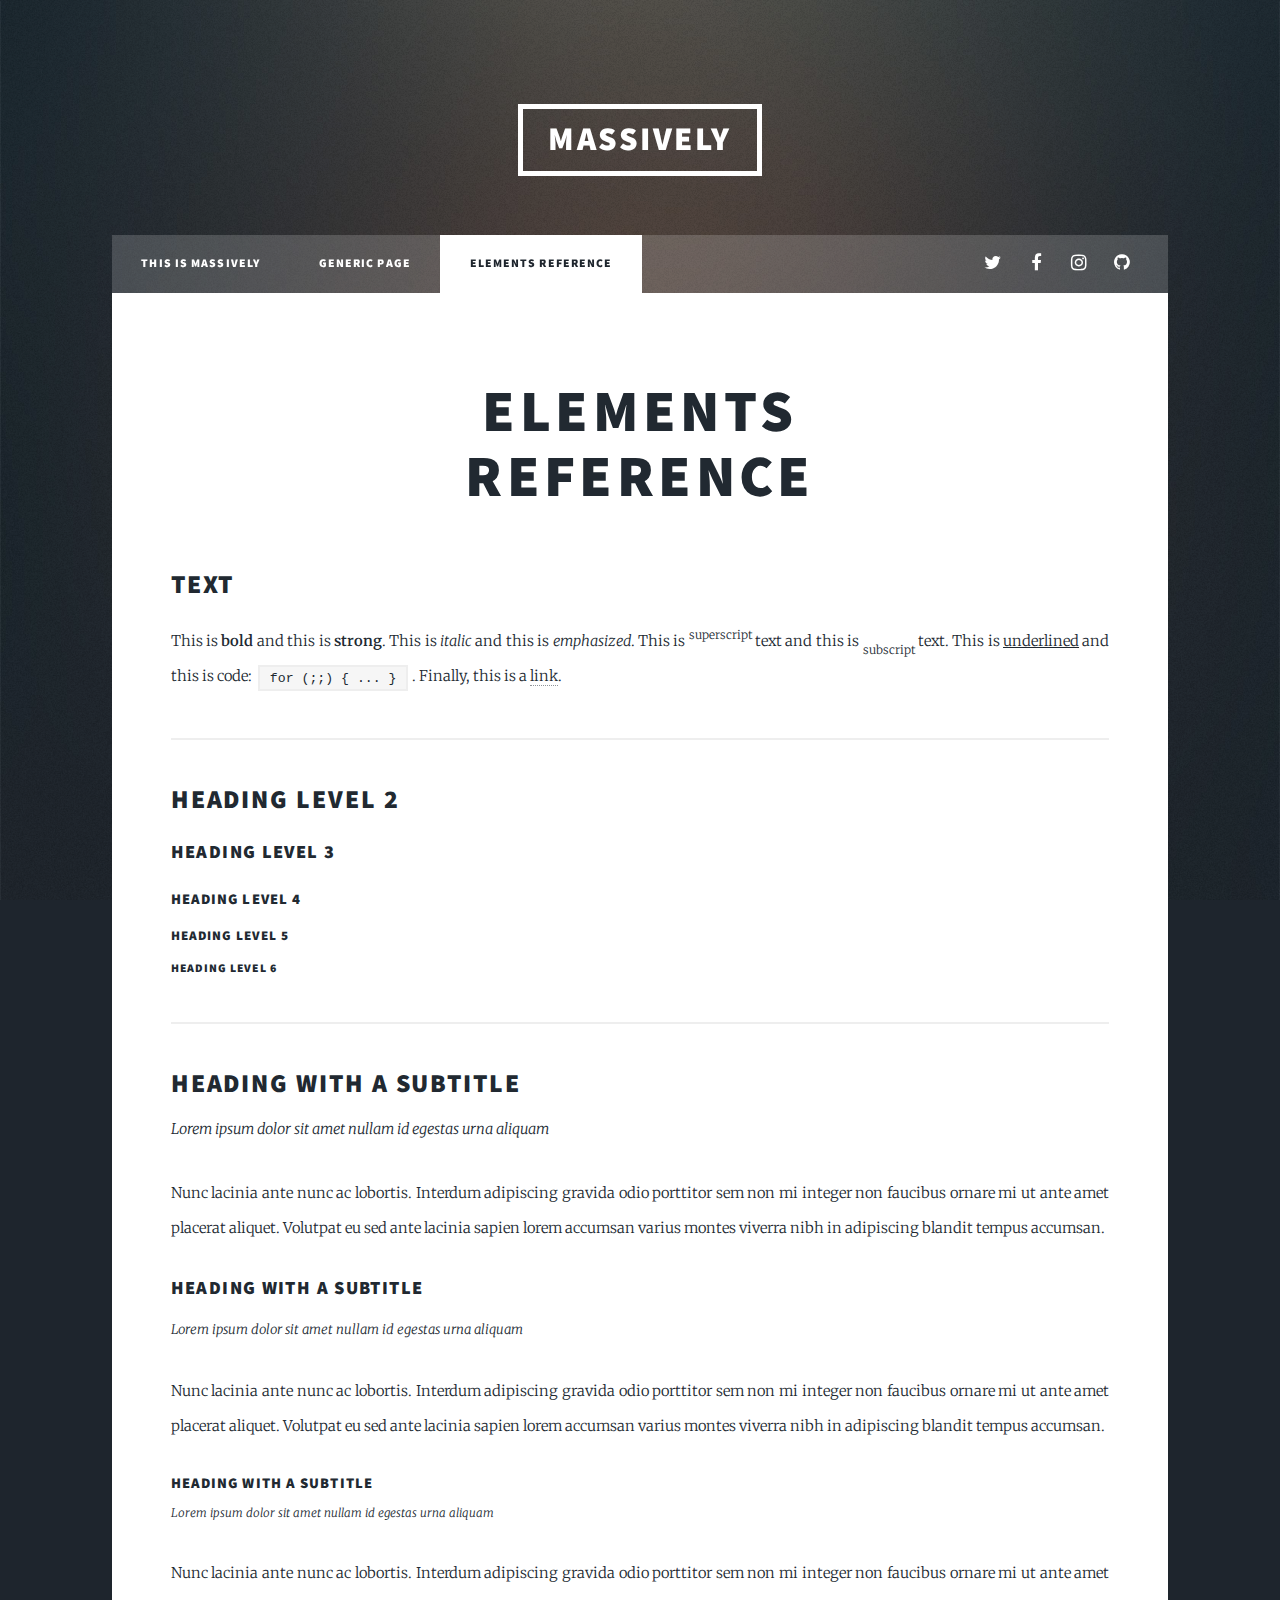
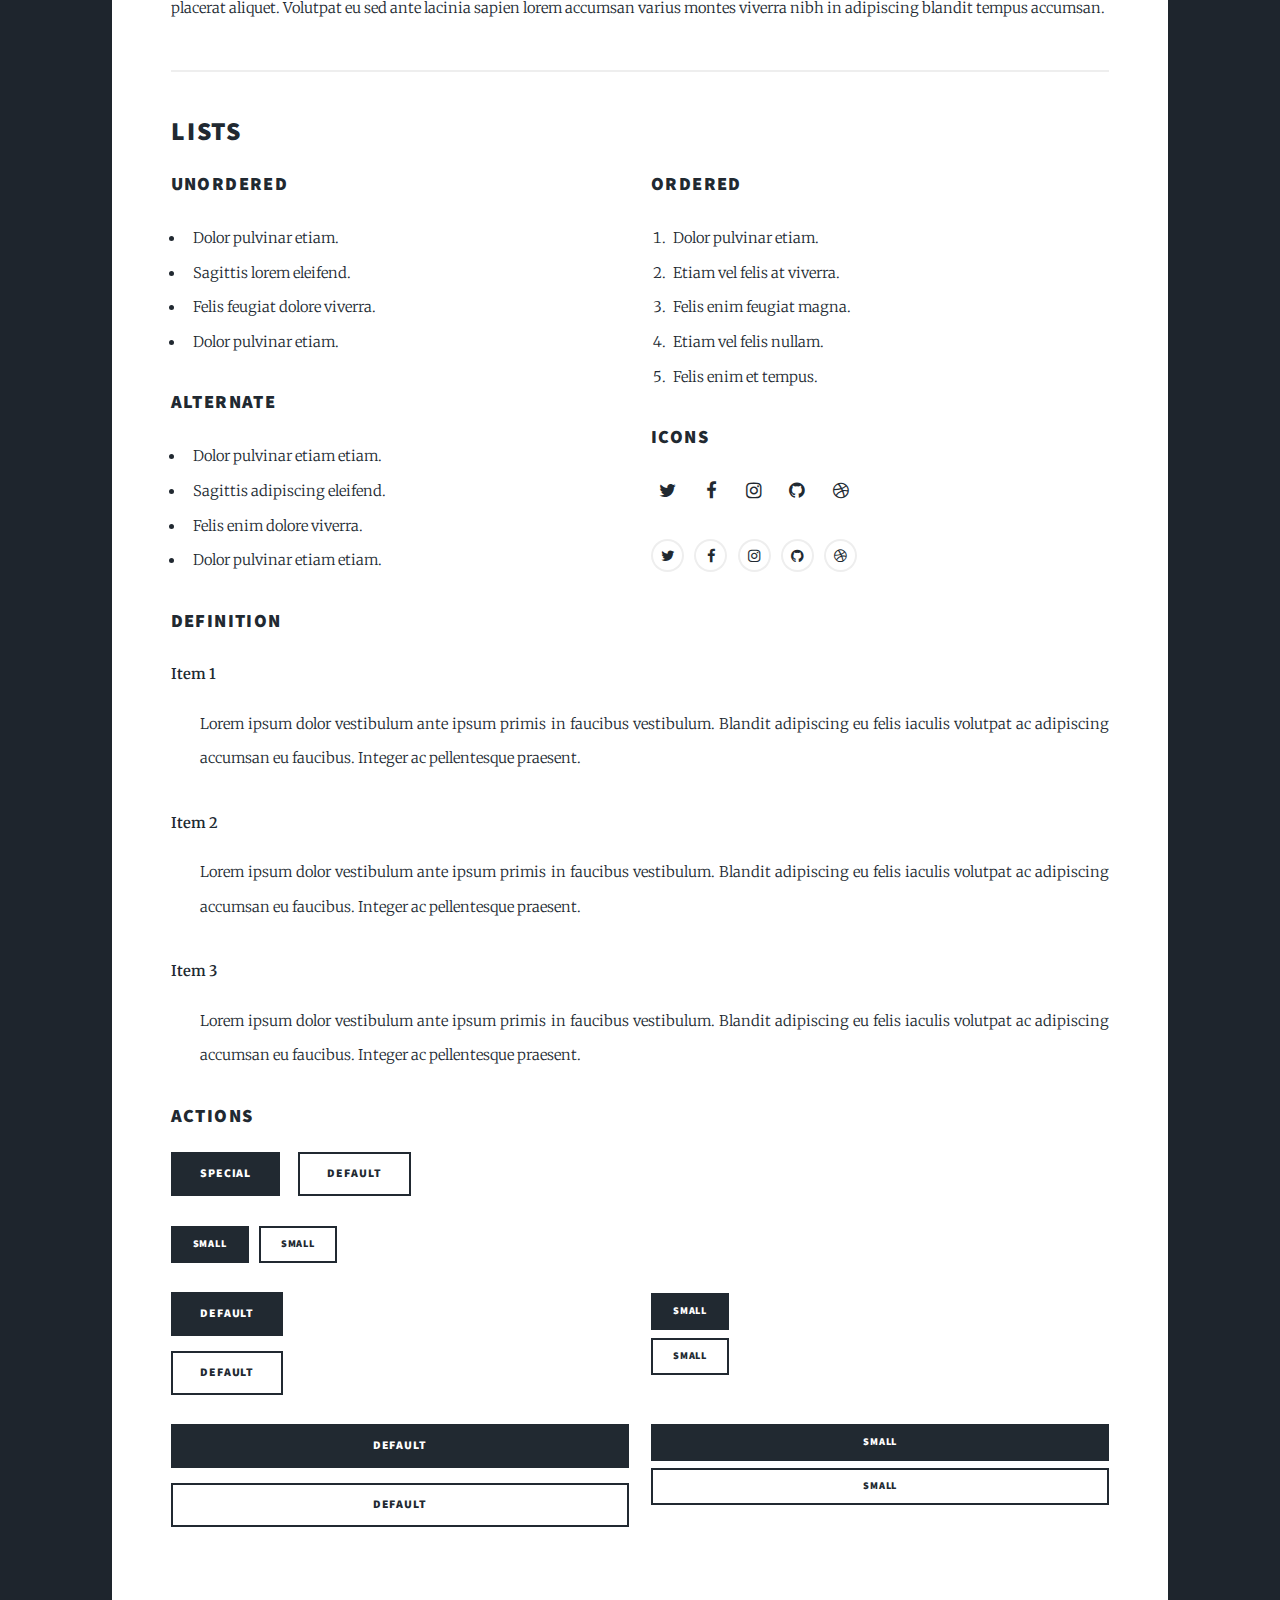
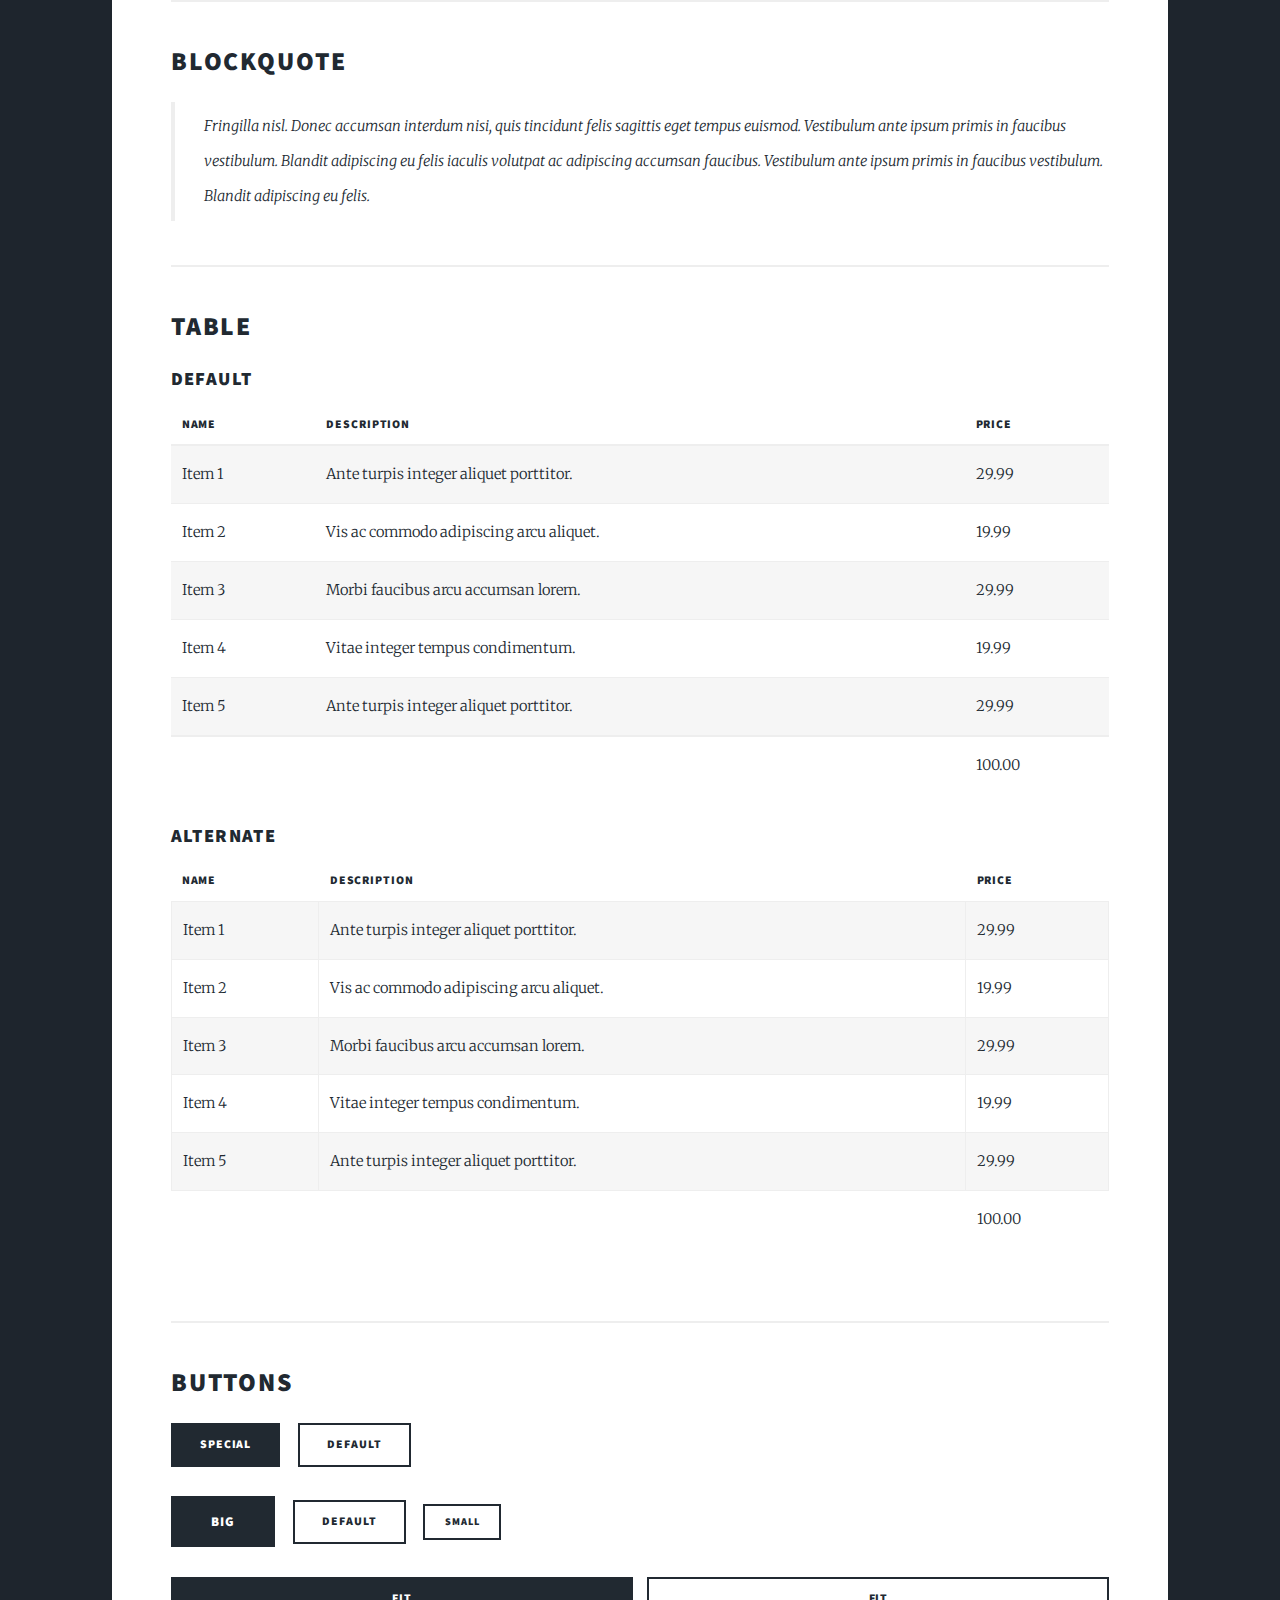
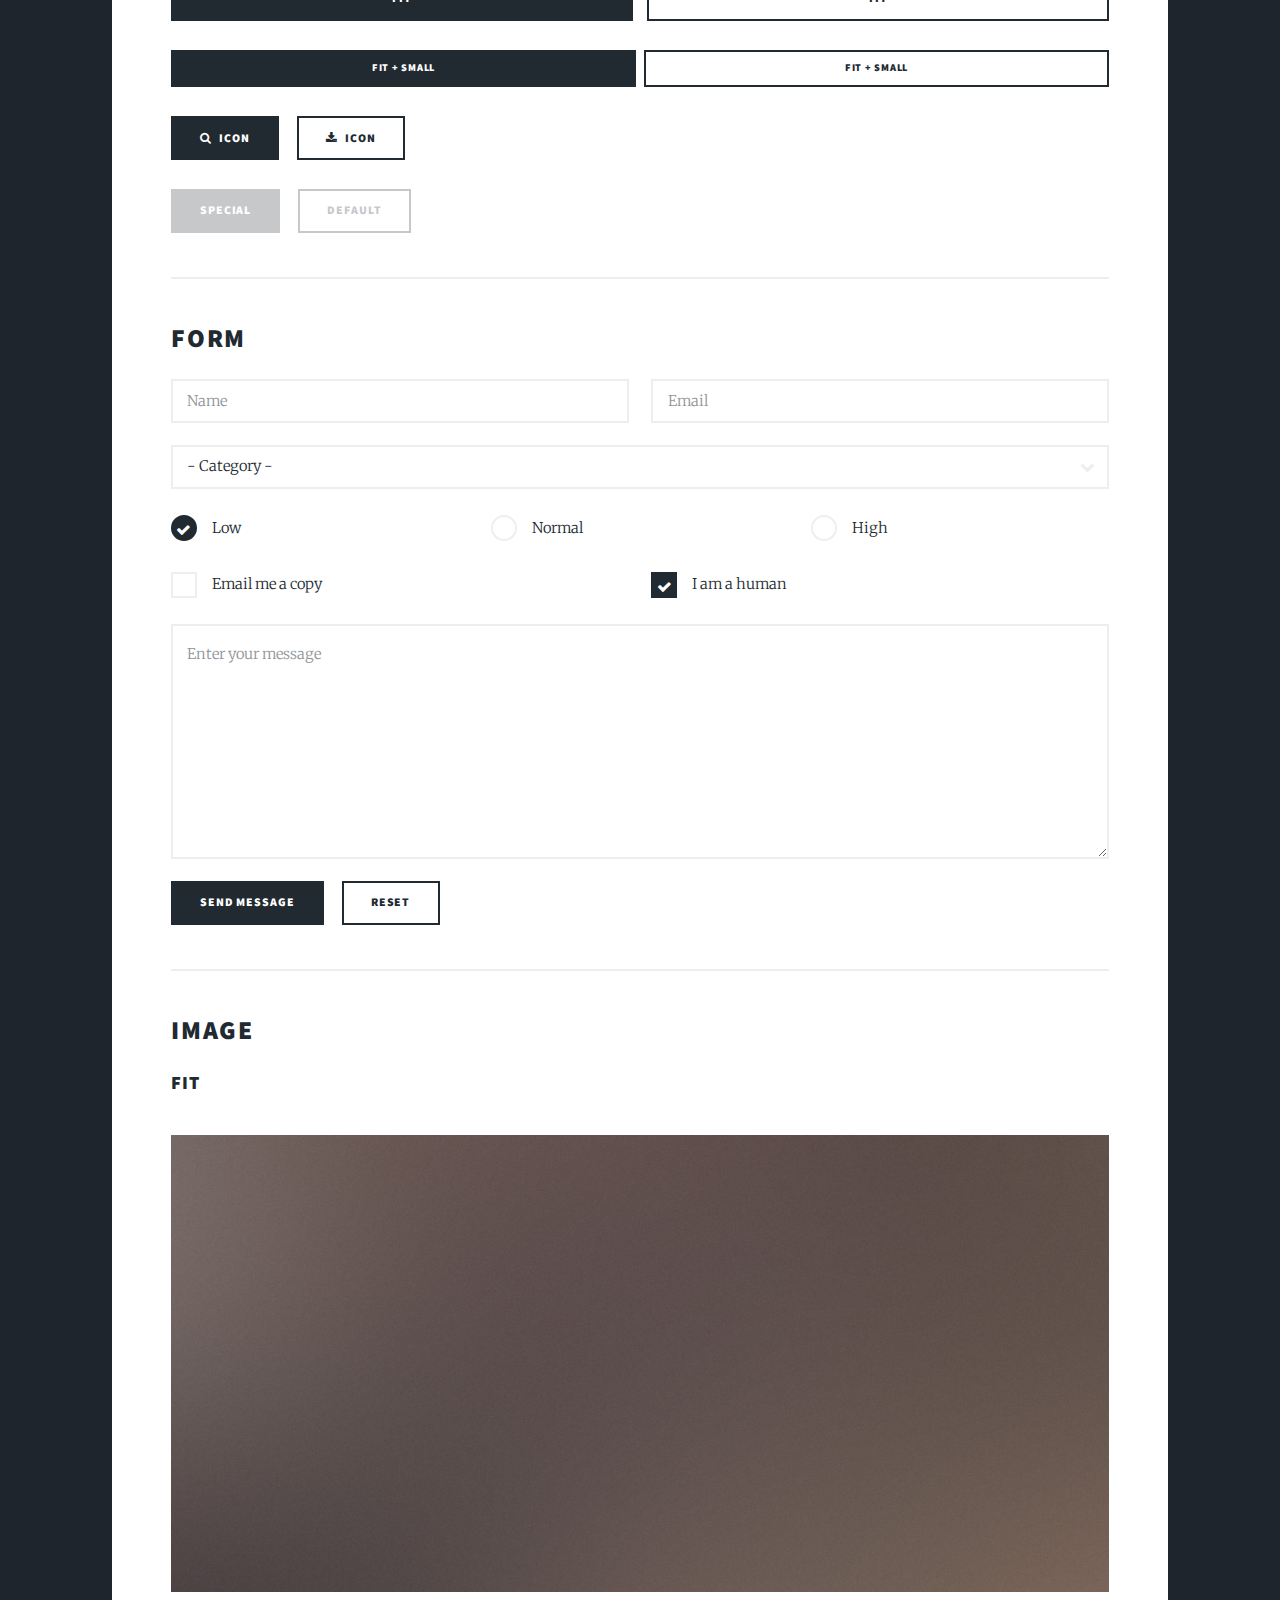
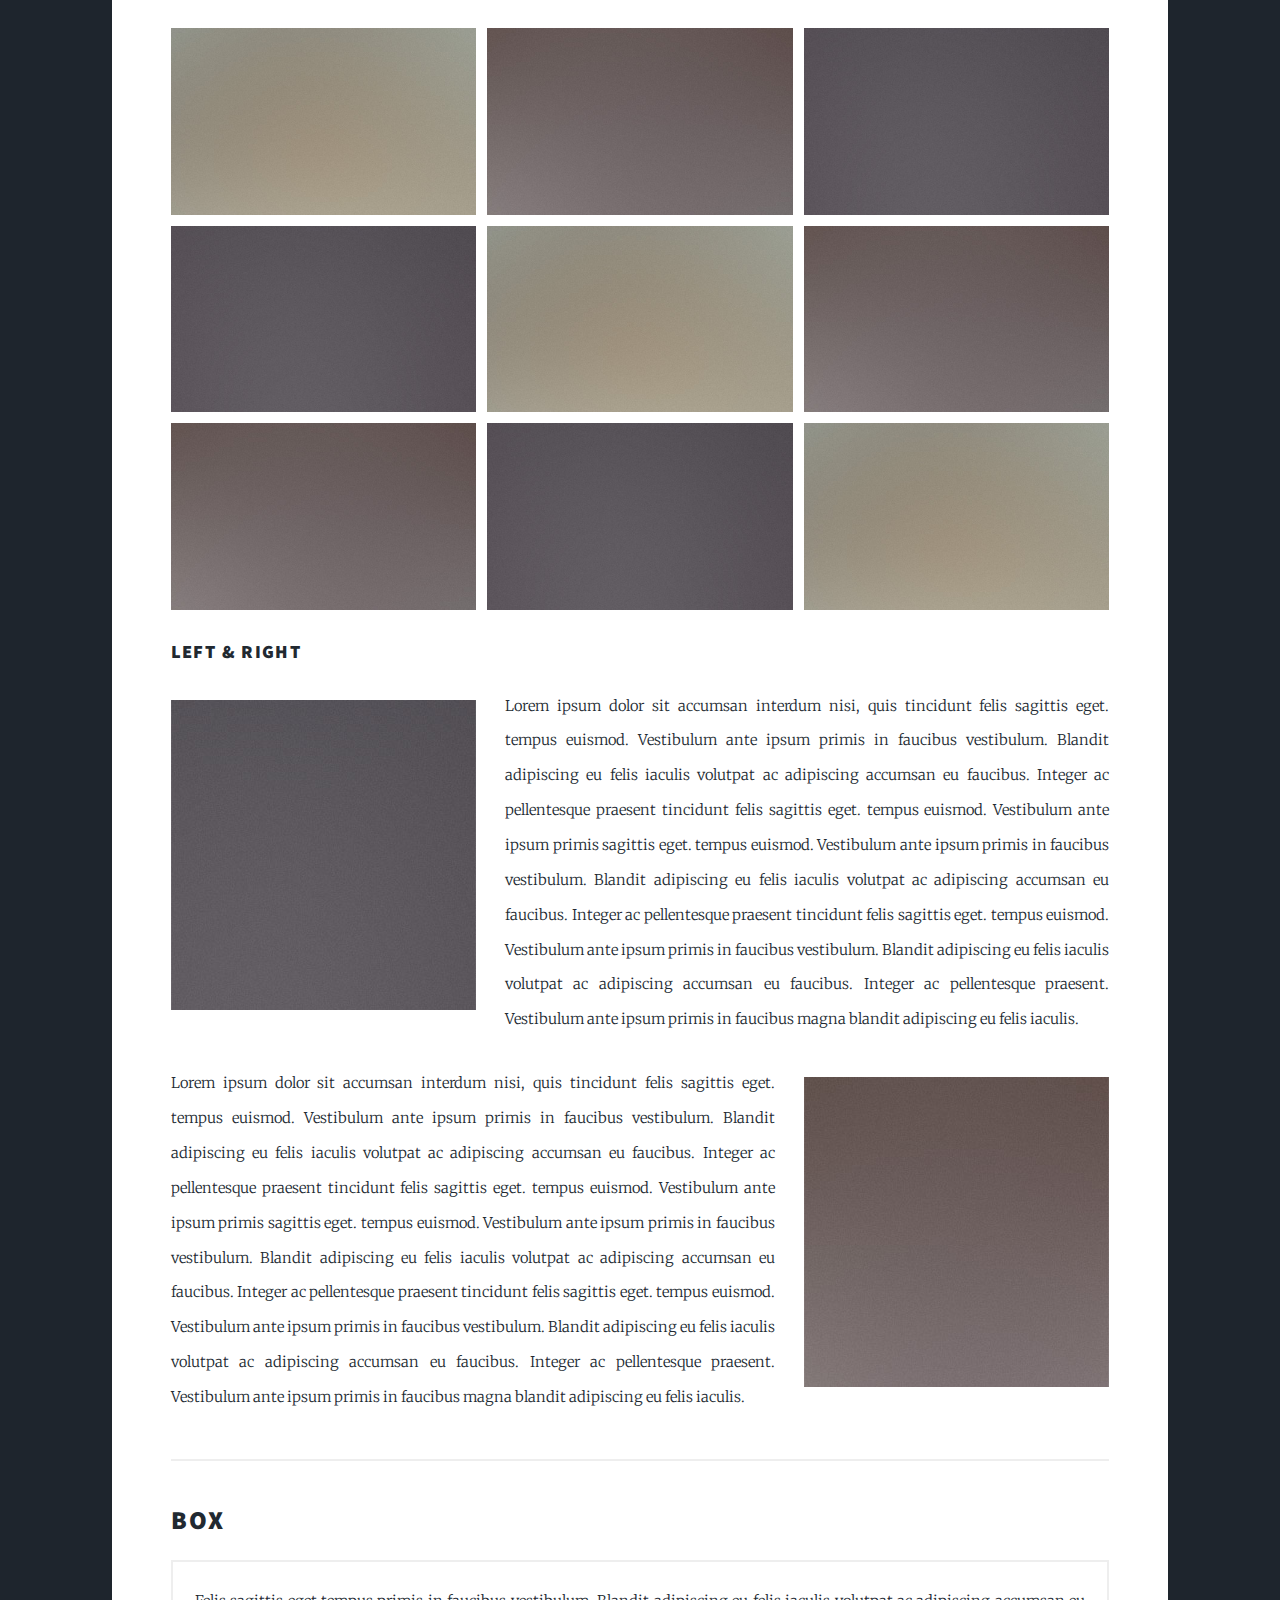
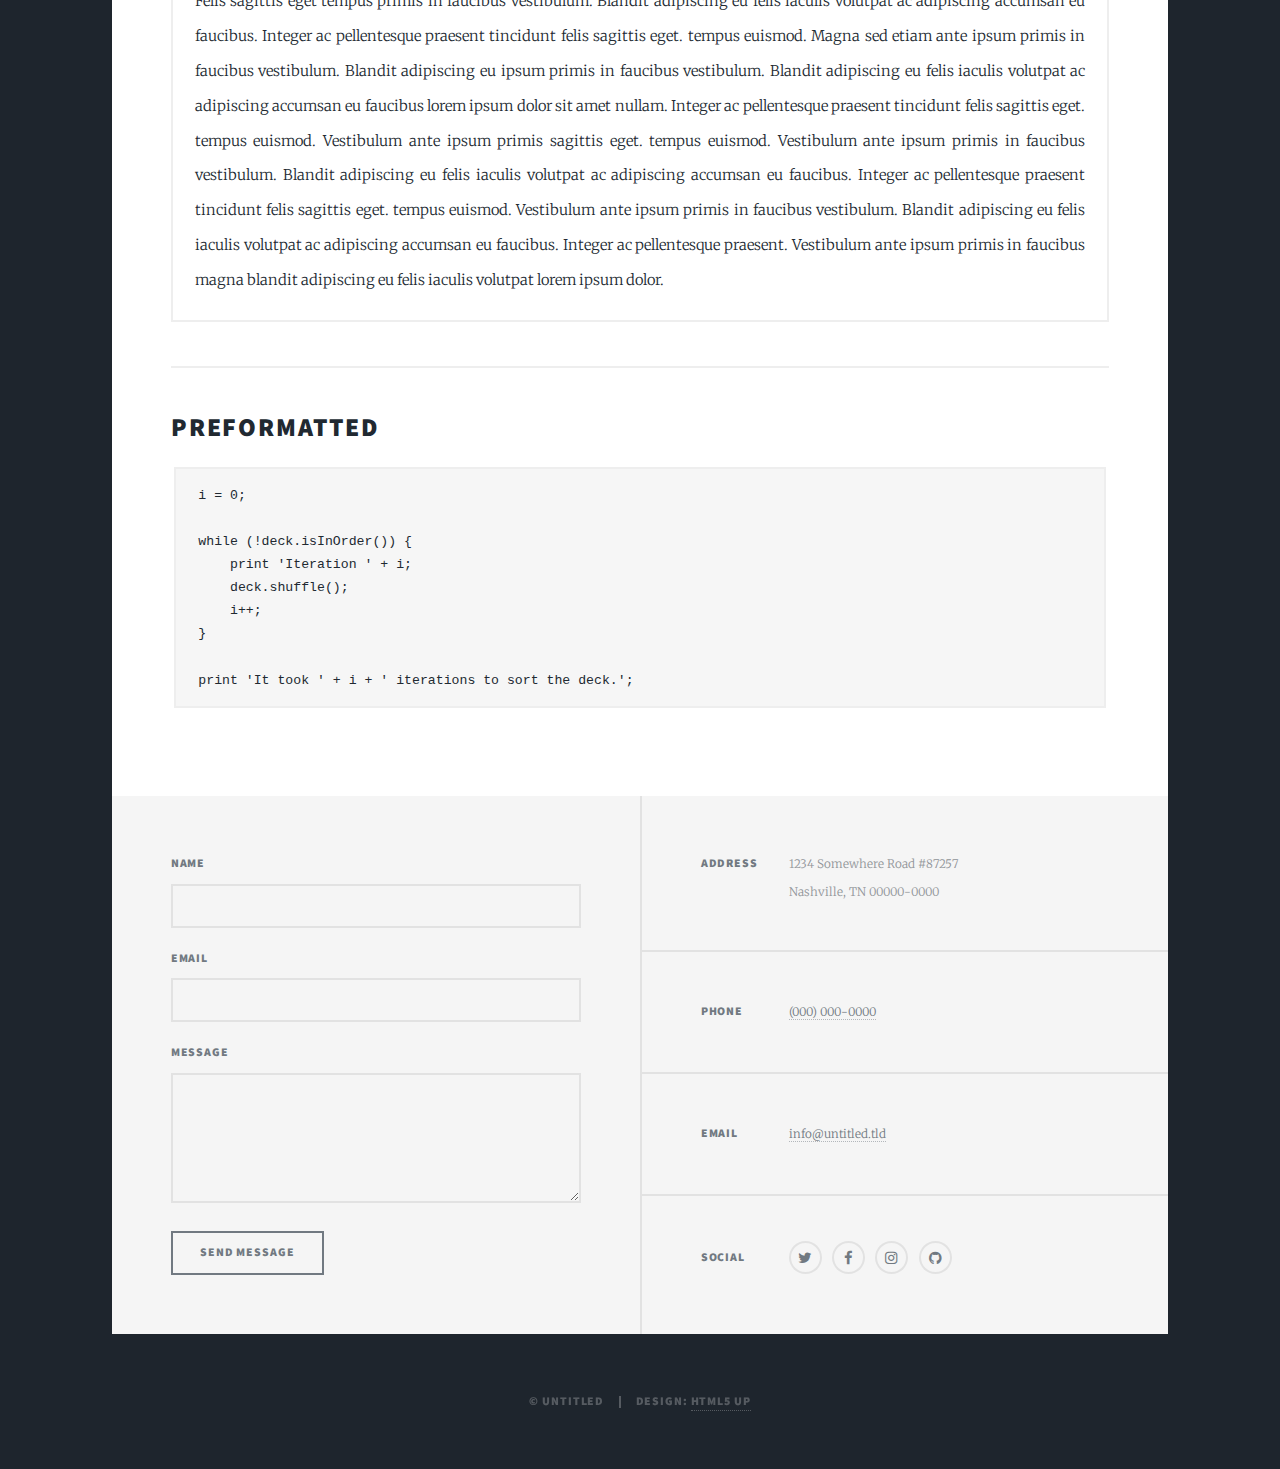
<file: ref/elements.html>
<!DOCTYPE HTML>
<!--
	Massively by HTML5 UP
	html5up.net | @ajlkn
	Free for personal and commercial use under the CCA 3.0 license (html5up.net/license)
-->
<html>
	<head>
		<title>Elements Reference - Massively by HTML5 UP</title>
		<meta charset="utf-8" />
		<meta name="viewport" content="width=device-width, initial-scale=1, user-scalable=no" />
		<link rel="stylesheet" href="assets/css/main.css" />
		<noscript><link rel="stylesheet" href="assets/css/noscript.css" /></noscript>
	</head>
	<body class="is-loading">

		<!-- Wrapper -->
			<div id="wrapper">

				<!-- Header -->
					<header id="header">
						<a href="index.html" class="logo">Massively</a>
					</header>

				<!-- Nav -->
					<nav id="nav">
						<ul class="links">
							<li><a href="index.html">This is Massively</a></li>
							<li><a href="generic.html">Generic Page</a></li>
							<li class="active"><a href="elements.html">Elements Reference</a></li>
						</ul>
						<ul class="icons">
							<li><a href="#" class="icon fa-twitter"><span class="label">Twitter</span></a></li>
							<li><a href="#" class="icon fa-facebook"><span class="label">Facebook</span></a></li>
							<li><a href="#" class="icon fa-instagram"><span class="label">Instagram</span></a></li>
							<li><a href="#" class="icon fa-github"><span class="label">GitHub</span></a></li>
						</ul>
					</nav>

				<!-- Main -->
					<div id="main">

						<!-- Post -->
							<section class="post">
								<header class="major">
									<h1>Elements<br />
									Reference</h1>
								</header>

								<!-- Text stuff -->
									<h2>Text</h2>
									<p>This is <b>bold</b> and this is <strong>strong</strong>. This is <i>italic</i> and this is <em>emphasized</em>.
									This is <sup>superscript</sup> text and this is <sub>subscript</sub> text.
									This is <u>underlined</u> and this is code: <code>for (;;) { ... }</code>.
									Finally, this is a <a href="#">link</a>.</p>
									<hr />
									<h2>Heading Level 2</h2>
									<h3>Heading Level 3</h3>
									<h4>Heading Level 4</h4>
									<h5>Heading Level 5</h5>
									<h6>Heading Level 6</h6>
									<hr />
									<header>
										<h2>Heading with a Subtitle</h2>
										<p>Lorem ipsum dolor sit amet nullam id egestas urna aliquam</p>
									</header>
									<p>Nunc lacinia ante nunc ac lobortis. Interdum adipiscing gravida odio porttitor sem non mi integer non faucibus ornare mi ut ante amet placerat aliquet. Volutpat eu sed ante lacinia sapien lorem accumsan varius montes viverra nibh in adipiscing blandit tempus accumsan.</p>
									<header>
										<h3>Heading with a Subtitle</h3>
										<p>Lorem ipsum dolor sit amet nullam id egestas urna aliquam</p>
									</header>
									<p>Nunc lacinia ante nunc ac lobortis. Interdum adipiscing gravida odio porttitor sem non mi integer non faucibus ornare mi ut ante amet placerat aliquet. Volutpat eu sed ante lacinia sapien lorem accumsan varius montes viverra nibh in adipiscing blandit tempus accumsan.</p>
									<header>
										<h4>Heading with a Subtitle</h4>
										<p>Lorem ipsum dolor sit amet nullam id egestas urna aliquam</p>
									</header>
									<p>Nunc lacinia ante nunc ac lobortis. Interdum adipiscing gravida odio porttitor sem non mi integer non faucibus ornare mi ut ante amet placerat aliquet. Volutpat eu sed ante lacinia sapien lorem accumsan varius montes viverra nibh in adipiscing blandit tempus accumsan.</p>

									<hr />

								<!-- Lists -->
									<h2>Lists</h2>
									<div class="row">
										<div class="6u 12u$(small)">

											<h3>Unordered</h3>
											<ul>
												<li>Dolor pulvinar etiam.</li>
												<li>Sagittis lorem eleifend.</li>
												<li>Felis feugiat dolore viverra.</li>
												<li>Dolor pulvinar etiam.</li>
											</ul>

											<h3>Alternate</h3>
											<ul class="alt">
												<li>Dolor pulvinar etiam etiam.</li>
												<li>Sagittis adipiscing eleifend.</li>
												<li>Felis enim dolore viverra.</li>
												<li>Dolor pulvinar etiam etiam.</li>
											</ul>

										</div>
										<div class="6u$ 12u$(small)">

											<h3>Ordered</h3>
											<ol>
												<li>Dolor pulvinar etiam.</li>
												<li>Etiam vel felis at viverra.</li>
												<li>Felis enim feugiat magna.</li>
												<li>Etiam vel felis nullam.</li>
												<li>Felis enim et tempus.</li>
											</ol>

											<h3>Icons</h3>
											<ul class="icons">
												<li><a href="#" class="icon fa-twitter"><span class="label">Twitter</span></a></li>
												<li><a href="#" class="icon fa-facebook"><span class="label">Facebook</span></a></li>
												<li><a href="#" class="icon fa-instagram"><span class="label">Instagram</span></a></li>
												<li><a href="#" class="icon fa-github"><span class="label">Github</span></a></li>
												<li><a href="#" class="icon fa-dribbble"><span class="label">Dribbble</span></a></li>
											</ul>
											<ul class="icons alt">
												<li><a href="#" class="icon alt fa-twitter"><span class="label">Twitter</span></a></li>
												<li><a href="#" class="icon alt fa-facebook"><span class="label">Facebook</span></a></li>
												<li><a href="#" class="icon alt fa-instagram"><span class="label">Instagram</span></a></li>
												<li><a href="#" class="icon alt fa-github"><span class="label">Github</span></a></li>
												<li><a href="#" class="icon alt fa-dribbble"><span class="label">Dribbble</span></a></li>
											</ul>

										</div>
									</div>
									<h3>Definition</h3>
									<dl>
										<dt>Item 1</dt>
										<dd>
											<p>Lorem ipsum dolor vestibulum ante ipsum primis in faucibus vestibulum. Blandit adipiscing eu felis iaculis volutpat ac adipiscing accumsan eu faucibus. Integer ac pellentesque praesent.</p>
										</dd>
										<dt>Item 2</dt>
										<dd>
											<p>Lorem ipsum dolor vestibulum ante ipsum primis in faucibus vestibulum. Blandit adipiscing eu felis iaculis volutpat ac adipiscing accumsan eu faucibus. Integer ac pellentesque praesent.</p>
										</dd>
										<dt>Item 3</dt>
										<dd>
											<p>Lorem ipsum dolor vestibulum ante ipsum primis in faucibus vestibulum. Blandit adipiscing eu felis iaculis volutpat ac adipiscing accumsan eu faucibus. Integer ac pellentesque praesent.</p>
										</dd>
									</dl>

									<h3>Actions</h3>
									<ul class="actions">
										<li><a href="#" class="button special">Special</a></li>
										<li><a href="#" class="button">Default</a></li>
									</ul>
									<ul class="actions small">
										<li><a href="#" class="button special small">Small</a></li>
										<li><a href="#" class="button small">Small</a></li>
									</ul>
									<div class="row">
										<div class="6u 12u$(small)">
											<ul class="actions vertical">
												<li><a href="#" class="button special">Default</a></li>
												<li><a href="#" class="button">Default</a></li>
											</ul>
										</div>
										<div class="6u 12u$(small)">
											<ul class="actions vertical small">
												<li><a href="#" class="button special small">Small</a></li>
												<li><a href="#" class="button small">Small</a></li>
											</ul>
										</div>
									</div>
									<div class="row">
										<div class="6u 12u$(small)">
											<ul class="actions vertical">
												<li><a href="#" class="button special fit">Default</a></li>
												<li><a href="#" class="button fit">Default</a></li>
											</ul>
										</div>
										<div class="6u$ 12u$(small)">
											<ul class="actions vertical small">
												<li><a href="#" class="button special small fit">Small</a></li>
												<li><a href="#" class="button small fit">Small</a></li>
											</ul>
										</div>
									</div>

									<hr />

								<!-- Blockquote -->
									<h2>Blockquote</h2>
									<blockquote>Fringilla nisl. Donec accumsan interdum nisi, quis tincidunt felis sagittis eget tempus euismod. Vestibulum ante ipsum primis in faucibus vestibulum. Blandit adipiscing eu felis iaculis volutpat ac adipiscing accumsan faucibus. Vestibulum ante ipsum primis in faucibus vestibulum. Blandit adipiscing eu felis.</blockquote>

									<hr />

								<!-- Table -->
									<h2>Table</h2>

									<h3>Default</h3>
									<div class="table-wrapper">
										<table>
											<thead>
												<tr>
													<th>Name</th>
													<th>Description</th>
													<th>Price</th>
												</tr>
											</thead>
											<tbody>
												<tr>
													<td>Item 1</td>
													<td>Ante turpis integer aliquet porttitor.</td>
													<td>29.99</td>
												</tr>
												<tr>
													<td>Item 2</td>
													<td>Vis ac commodo adipiscing arcu aliquet.</td>
													<td>19.99</td>
												</tr>
												<tr>
													<td>Item 3</td>
													<td> Morbi faucibus arcu accumsan lorem.</td>
													<td>29.99</td>
												</tr>
												<tr>
													<td>Item 4</td>
													<td>Vitae integer tempus condimentum.</td>
													<td>19.99</td>
												</tr>
												<tr>
													<td>Item 5</td>
													<td>Ante turpis integer aliquet porttitor.</td>
													<td>29.99</td>
												</tr>
											</tbody>
											<tfoot>
												<tr>
													<td colspan="2"></td>
													<td>100.00</td>
												</tr>
											</tfoot>
										</table>
									</div>

									<h3>Alternate</h3>
									<div class="table-wrapper">
										<table class="alt">
											<thead>
												<tr>
													<th>Name</th>
													<th>Description</th>
													<th>Price</th>
												</tr>
											</thead>
											<tbody>
												<tr>
													<td>Item 1</td>
													<td>Ante turpis integer aliquet porttitor.</td>
													<td>29.99</td>
												</tr>
												<tr>
													<td>Item 2</td>
													<td>Vis ac commodo adipiscing arcu aliquet.</td>
													<td>19.99</td>
												</tr>
												<tr>
													<td>Item 3</td>
													<td> Morbi faucibus arcu accumsan lorem.</td>
													<td>29.99</td>
												</tr>
												<tr>
													<td>Item 4</td>
													<td>Vitae integer tempus condimentum.</td>
													<td>19.99</td>
												</tr>
												<tr>
													<td>Item 5</td>
													<td>Ante turpis integer aliquet porttitor.</td>
													<td>29.99</td>
												</tr>
											</tbody>
											<tfoot>
												<tr>
													<td colspan="2"></td>
													<td>100.00</td>
												</tr>
											</tfoot>
										</table>
									</div>

									<hr />

								<!-- Buttons -->
									<h2>Buttons</h2>
									<ul class="actions">
										<li><a href="#" class="button special">Special</a></li>
										<li><a href="#" class="button">Default</a></li>
									</ul>
									<ul class="actions">
										<li><a href="#" class="button special big">Big</a></li>
										<li><a href="#" class="button">Default</a></li>
										<li><a href="#" class="button small">Small</a></li>
									</ul>
									<ul class="actions fit">
										<li><a href="#" class="button special fit">Fit</a></li>
										<li><a href="#" class="button fit">Fit</a></li>
									</ul>
									<ul class="actions fit small">
										<li><a href="#" class="button special fit small">Fit + Small</a></li>
										<li><a href="#" class="button fit small">Fit + Small</a></li>
									</ul>
									<ul class="actions">
										<li><a href="#" class="button special icon fa-search">Icon</a></li>
										<li><a href="#" class="button icon fa-download">Icon</a></li>
									</ul>
									<ul class="actions">
										<li><span class="button special disabled">Special</span></li>
										<li><span class="button disabled">Default</span></li>
									</ul>

									<hr />

								<!-- Form -->
									<h2>Form</h2>

									<form method="post" action="#" class="alt">
										<div class="row uniform">
											<div class="6u 12u$(xsmall)">
												<input type="text" name="demo-name" id="demo-name" value="" placeholder="Name" />
											</div>
											<div class="6u$ 12u$(xsmall)">
												<input type="email" name="demo-email" id="demo-email" value="" placeholder="Email" />
											</div>
											<!-- Break -->
											<div class="12u$">
												<div class="select-wrapper">
													<select name="demo-category" id="demo-category">
														<option value="">- Category -</option>
														<option value="1">Manufacturing</option>
														<option value="1">Shipping</option>
														<option value="1">Administration</option>
														<option value="1">Human Resources</option>
													</select>
												</div>
											</div>
											<!-- Break -->
											<div class="4u 12u$(small)">
												<input type="radio" id="demo-priority-low" name="demo-priority" checked>
												<label for="demo-priority-low">Low</label>
											</div>
											<div class="4u 12u$(small)">
												<input type="radio" id="demo-priority-normal" name="demo-priority">
												<label for="demo-priority-normal">Normal</label>
											</div>
											<div class="4u$ 12u$(small)">
												<input type="radio" id="demo-priority-high" name="demo-priority">
												<label for="demo-priority-high">High</label>
											</div>
											<!-- Break -->
											<div class="6u 12u$(small)">
												<input type="checkbox" id="demo-copy" name="demo-copy">
												<label for="demo-copy">Email me a copy</label>
											</div>
											<div class="6u$ 12u$(small)">
												<input type="checkbox" id="demo-human" name="demo-human" checked>
												<label for="demo-human">I am a human</label>
											</div>
											<!-- Break -->
											<div class="12u$">
												<textarea name="demo-message" id="demo-message" placeholder="Enter your message" rows="6"></textarea>
											</div>
											<!-- Break -->
											<div class="12u$">
												<ul class="actions">
													<li><input type="submit" value="Send Message" class="special" /></li>
													<li><input type="reset" value="Reset" /></li>
												</ul>
											</div>
										</div>
									</form>

									<hr />

								<!-- Image -->
									<h2>Image</h2>

									<h3>Fit</h3>
									<span class="image fit"><img src="images/pic01.jpg" alt="" /></span>
									<div class="box alt">
										<div class="row 50% uniform">
											<div class="4u"><span class="image fit"><img src="images/pic02.jpg" alt="" /></span></div>
											<div class="4u"><span class="image fit"><img src="images/pic03.jpg" alt="" /></span></div>
											<div class="4u$"><span class="image fit"><img src="images/pic04.jpg" alt="" /></span></div>
											<!-- Break -->
											<div class="4u"><span class="image fit"><img src="images/pic04.jpg" alt="" /></span></div>
											<div class="4u"><span class="image fit"><img src="images/pic02.jpg" alt="" /></span></div>
											<div class="4u$"><span class="image fit"><img src="images/pic03.jpg" alt="" /></span></div>
											<!-- Break -->
											<div class="4u"><span class="image fit"><img src="images/pic03.jpg" alt="" /></span></div>
											<div class="4u"><span class="image fit"><img src="images/pic04.jpg" alt="" /></span></div>
											<div class="4u$"><span class="image fit"><img src="images/pic02.jpg" alt="" /></span></div>
										</div>
									</div>

									<h3>Left &amp; Right</h3>
									<p><span class="image left"><img src="images/pic08.jpg" alt="" /></span>Lorem ipsum dolor sit accumsan interdum nisi, quis tincidunt felis sagittis eget. tempus euismod. Vestibulum ante ipsum primis in faucibus vestibulum. Blandit adipiscing eu felis iaculis volutpat ac adipiscing accumsan eu faucibus. Integer ac pellentesque praesent tincidunt felis sagittis eget. tempus euismod. Vestibulum ante ipsum primis sagittis eget. tempus euismod. Vestibulum ante ipsum primis in faucibus vestibulum. Blandit adipiscing eu felis iaculis volutpat ac adipiscing accumsan eu faucibus. Integer ac pellentesque praesent tincidunt felis sagittis eget. tempus euismod. Vestibulum ante ipsum primis in faucibus vestibulum. Blandit adipiscing eu felis iaculis volutpat ac adipiscing accumsan eu faucibus. Integer ac pellentesque praesent. Vestibulum ante ipsum primis in faucibus magna blandit adipiscing eu felis iaculis.</p>
									<p><span class="image right"><img src="images/pic09.jpg" alt="" /></span>Lorem ipsum dolor sit accumsan interdum nisi, quis tincidunt felis sagittis eget. tempus euismod. Vestibulum ante ipsum primis in faucibus vestibulum. Blandit adipiscing eu felis iaculis volutpat ac adipiscing accumsan eu faucibus. Integer ac pellentesque praesent tincidunt felis sagittis eget. tempus euismod. Vestibulum ante ipsum primis sagittis eget. tempus euismod. Vestibulum ante ipsum primis in faucibus vestibulum. Blandit adipiscing eu felis iaculis volutpat ac adipiscing accumsan eu faucibus. Integer ac pellentesque praesent tincidunt felis sagittis eget. tempus euismod. Vestibulum ante ipsum primis in faucibus vestibulum. Blandit adipiscing eu felis iaculis volutpat ac adipiscing accumsan eu faucibus. Integer ac pellentesque praesent. Vestibulum ante ipsum primis in faucibus magna blandit adipiscing eu felis iaculis.</p>

									<hr />

								<!-- Box -->
									<h2>Box</h2>
									<div class="box">
										<p>Felis sagittis eget tempus primis in faucibus vestibulum. Blandit adipiscing eu felis iaculis volutpat ac adipiscing accumsan eu faucibus. Integer ac pellentesque praesent tincidunt felis sagittis eget. tempus euismod. Magna sed etiam ante ipsum primis in faucibus vestibulum. Blandit adipiscing eu ipsum primis in faucibus vestibulum. Blandit adipiscing eu felis iaculis volutpat ac adipiscing accumsan eu faucibus lorem ipsum dolor sit amet nullam. Integer ac pellentesque praesent tincidunt felis sagittis eget. tempus euismod. Vestibulum ante ipsum primis sagittis eget. tempus euismod. Vestibulum ante ipsum primis in faucibus vestibulum. Blandit adipiscing eu felis iaculis volutpat ac adipiscing accumsan eu faucibus. Integer ac pellentesque praesent tincidunt felis sagittis eget. tempus euismod. Vestibulum ante ipsum primis in faucibus vestibulum. Blandit adipiscing eu felis iaculis volutpat ac adipiscing accumsan eu faucibus. Integer ac pellentesque praesent. Vestibulum ante ipsum primis in faucibus magna blandit adipiscing eu felis iaculis volutpat lorem ipsum dolor.</p>
									</div>

									<hr />

								<!-- Preformatted Code -->
									<h2>Preformatted</h2>
									<pre><code>i = 0;

while (!deck.isInOrder()) {
    print 'Iteration ' + i;
    deck.shuffle();
    i++;
}

print 'It took ' + i + ' iterations to sort the deck.';
</code></pre>

							</section>

					</div>

				<!-- Footer -->
					<footer id="footer">
						<section>
							<form method="post" action="#">
								<div class="field">
									<label for="name">Name</label>
									<input type="text" name="name" id="name" />
								</div>
								<div class="field">
									<label for="email">Email</label>
									<input type="text" name="email" id="email" />
								</div>
								<div class="field">
									<label for="message">Message</label>
									<textarea name="message" id="message" rows="3"></textarea>
								</div>
								<ul class="actions">
									<li><input type="submit" value="Send Message" /></li>
								</ul>
							</form>
						</section>
						<section class="split contact">
							<section class="alt">
								<h3>Address</h3>
								<p>1234 Somewhere Road #87257<br />
								Nashville, TN 00000-0000</p>
							</section>
							<section>
								<h3>Phone</h3>
								<p><a href="#">(000) 000-0000</a></p>
							</section>
							<section>
								<h3>Email</h3>
								<p><a href="#">info@untitled.tld</a></p>
							</section>
							<section>
								<h3>Social</h3>
								<ul class="icons alt">
									<li><a href="#" class="icon alt fa-twitter"><span class="label">Twitter</span></a></li>
									<li><a href="#" class="icon alt fa-facebook"><span class="label">Facebook</span></a></li>
									<li><a href="#" class="icon alt fa-instagram"><span class="label">Instagram</span></a></li>
									<li><a href="#" class="icon alt fa-github"><span class="label">GitHub</span></a></li>
								</ul>
							</section>
						</section>
					</footer>

				<!-- Copyright -->
					<div id="copyright">
						<ul><li>&copy; Untitled</li><li>Design: <a href="https://html5up.net">HTML5 UP</a></li></ul>
					</div>

			</div>

		<!-- Scripts -->
			<script src="assets/js/jquery.min.js"></script>
			<script src="assets/js/jquery.scrollex.min.js"></script>
			<script src="assets/js/jquery.scrolly.min.js"></script>
			<script src="assets/js/skel.min.js"></script>
			<script src="assets/js/util.js"></script>
			<script src="assets/js/main.js"></script>

	</body>
</html>
</file>
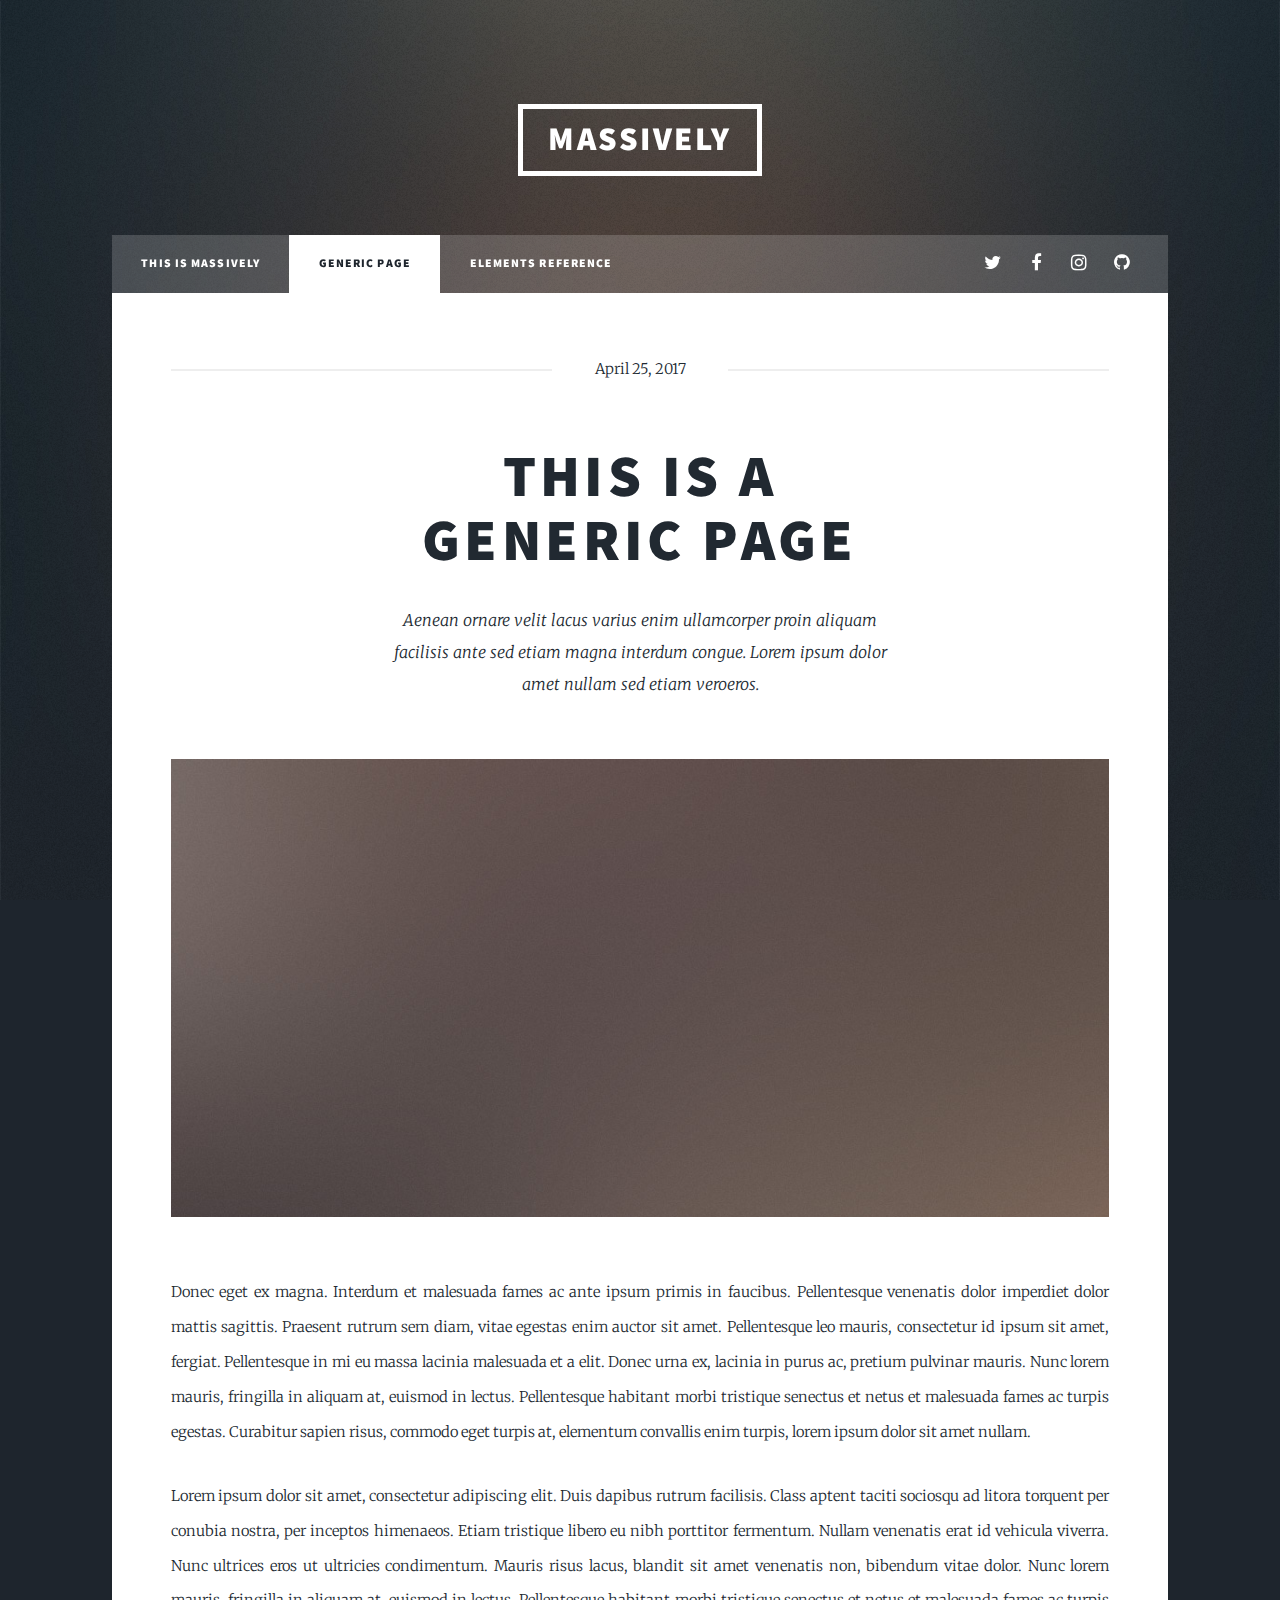
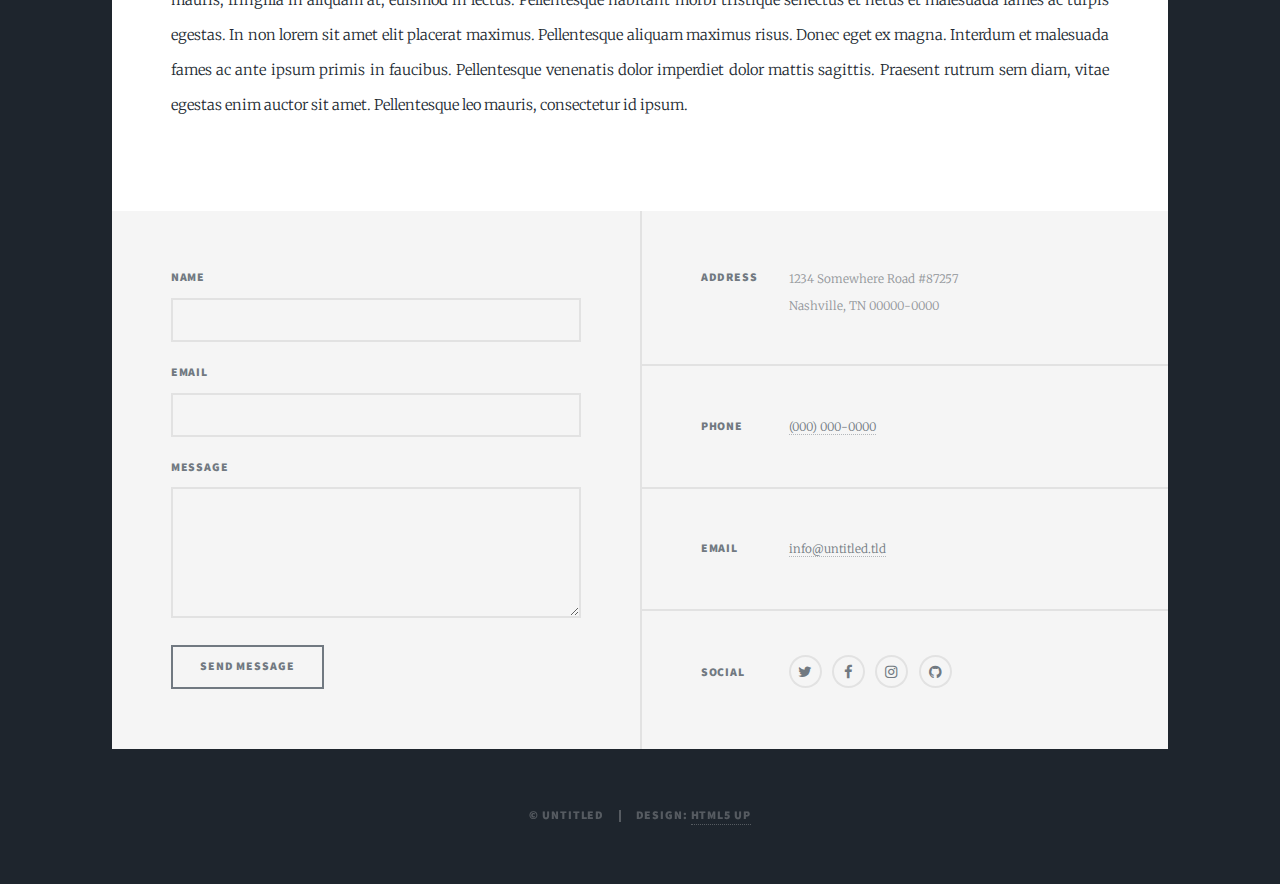
<file: ref/generic.html>
<!DOCTYPE HTML>
<!--
	Massively by HTML5 UP
	html5up.net | @ajlkn
	Free for personal and commercial use under the CCA 3.0 license (html5up.net/license)
-->
<html>
	<head>
		<title>Generic Page - Massively by HTML5 UP</title>
		<meta charset="utf-8" />
		<meta name="viewport" content="width=device-width, initial-scale=1, user-scalable=no" />
		<link rel="stylesheet" href="assets/css/main.css" />
		<noscript><link rel="stylesheet" href="assets/css/noscript.css" /></noscript>
	</head>
	<body class="is-loading">

		<!-- Wrapper -->
			<div id="wrapper">

				<!-- Header -->
					<header id="header">
						<a href="index.html" class="logo">Massively</a>
					</header>

				<!-- Nav -->
					<nav id="nav">
						<ul class="links">
							<li><a href="index.html">This is Massively</a></li>
							<li class="active"><a href="generic.html">Generic Page</a></li>
							<li><a href="elements.html">Elements Reference</a></li>
						</ul>
						<ul class="icons">
							<li><a href="#" class="icon fa-twitter"><span class="label">Twitter</span></a></li>
							<li><a href="#" class="icon fa-facebook"><span class="label">Facebook</span></a></li>
							<li><a href="#" class="icon fa-instagram"><span class="label">Instagram</span></a></li>
							<li><a href="#" class="icon fa-github"><span class="label">GitHub</span></a></li>
						</ul>
					</nav>

				<!-- Main -->
					<div id="main">

						<!-- Post -->
							<section class="post">
								<header class="major">
									<span class="date">April 25, 2017</span>
									<h1>This is a<br />
									Generic Page</h1>
									<p>Aenean ornare velit lacus varius enim ullamcorper proin aliquam<br />
									facilisis ante sed etiam magna interdum congue. Lorem ipsum dolor<br />
									amet nullam sed etiam veroeros.</p>
								</header>
								<div class="image main"><img src="images/pic01.jpg" alt="" /></div>
								<p>Donec eget ex magna. Interdum et malesuada fames ac ante ipsum primis in faucibus. Pellentesque venenatis dolor imperdiet dolor mattis sagittis. Praesent rutrum sem diam, vitae egestas enim auctor sit amet. Pellentesque leo mauris, consectetur id ipsum sit amet, fergiat. Pellentesque in mi eu massa lacinia malesuada et a elit. Donec urna ex, lacinia in purus ac, pretium pulvinar mauris. Nunc lorem mauris, fringilla in aliquam at, euismod in lectus. Pellentesque habitant morbi tristique senectus et netus et malesuada fames ac turpis egestas. Curabitur sapien risus, commodo eget turpis at, elementum convallis enim turpis, lorem ipsum dolor sit amet nullam.</p>
								<p>Lorem ipsum dolor sit amet, consectetur adipiscing elit. Duis dapibus rutrum facilisis. Class aptent taciti sociosqu ad litora torquent per conubia nostra, per inceptos himenaeos. Etiam tristique libero eu nibh porttitor fermentum. Nullam venenatis erat id vehicula viverra. Nunc ultrices eros ut ultricies condimentum. Mauris risus lacus, blandit sit amet venenatis non, bibendum vitae dolor. Nunc lorem mauris, fringilla in aliquam at, euismod in lectus. Pellentesque habitant morbi tristique senectus et netus et malesuada fames ac turpis egestas. In non lorem sit amet elit placerat maximus. Pellentesque aliquam maximus risus. Donec eget ex magna. Interdum et malesuada fames ac ante ipsum primis in faucibus. Pellentesque venenatis dolor imperdiet dolor mattis sagittis. Praesent rutrum sem diam, vitae egestas enim auctor sit amet. Pellentesque leo mauris, consectetur id ipsum.</p>
							</section>

					</div>

				<!-- Footer -->
					<footer id="footer">
						<section>
							<form method="post" action="#">
								<div class="field">
									<label for="name">Name</label>
									<input type="text" name="name" id="name" />
								</div>
								<div class="field">
									<label for="email">Email</label>
									<input type="text" name="email" id="email" />
								</div>
								<div class="field">
									<label for="message">Message</label>
									<textarea name="message" id="message" rows="3"></textarea>
								</div>
								<ul class="actions">
									<li><input type="submit" value="Send Message" /></li>
								</ul>
							</form>
						</section>
						<section class="split contact">
							<section class="alt">
								<h3>Address</h3>
								<p>1234 Somewhere Road #87257<br />
								Nashville, TN 00000-0000</p>
							</section>
							<section>
								<h3>Phone</h3>
								<p><a href="#">(000) 000-0000</a></p>
							</section>
							<section>
								<h3>Email</h3>
								<p><a href="#">info@untitled.tld</a></p>
							</section>
							<section>
								<h3>Social</h3>
								<ul class="icons alt">
									<li><a href="#" class="icon alt fa-twitter"><span class="label">Twitter</span></a></li>
									<li><a href="#" class="icon alt fa-facebook"><span class="label">Facebook</span></a></li>
									<li><a href="#" class="icon alt fa-instagram"><span class="label">Instagram</span></a></li>
									<li><a href="#" class="icon alt fa-github"><span class="label">GitHub</span></a></li>
								</ul>
							</section>
						</section>
					</footer>

				<!-- Copyright -->
					<div id="copyright">
						<ul><li>&copy; Untitled</li><li>Design: <a href="https://html5up.net">HTML5 UP</a></li></ul>
					</div>

			</div>

		<!-- Scripts -->
			<script src="assets/js/jquery.min.js"></script>
			<script src="assets/js/jquery.scrollex.min.js"></script>
			<script src="assets/js/jquery.scrolly.min.js"></script>
			<script src="assets/js/skel.min.js"></script>
			<script src="assets/js/util.js"></script>
			<script src="assets/js/main.js"></script>

	</body>
</html>
</file>
<file: assets/css/main.css>
@import url(font-awesome.min.css);
@import url("https://fonts.googleapis.com/css?family=Merriweather:300,700,300italic,700italic|Source+Sans+Pro:900");

/*
	Massively by HTML5 UP
	html5up.net | @ajlkn
	Free for personal and commercial use under the CCA 3.0 license (html5up.net/license)
*/

/* Reset */

	html, body, div, span, applet, object, iframe, h1, h2, h3, h4, h5, h6, p, blockquote, pre, a, abbr, acronym, address, big, cite, code, del, dfn, em, img, ins, kbd, q, s, samp, small, strike, strong, sub, sup, tt, var, b, u, i, center, dl, dt, dd, ol, ul, li, fieldset, form, label, legend, table, caption, tbody, tfoot, thead, tr, th, td, article, aside, canvas, details, embed, figure, figcaption, footer, header, hgroup, menu, nav, output, ruby, section, summary, time, mark, audio, video {
		margin: 0;
		padding: 0;
		border: 0;
		font-size: 100%;
		font: inherit;
		vertical-align: baseline;
	}

	article, aside, details, figcaption, figure, footer, header, hgroup, menu, nav, section {
		display: block;
	}

	body {
		line-height: 1;
	}

	ol, ul {
		list-style: none;
	}

	blockquote, q {
		quotes: none;
	}

	blockquote:before, blockquote:after, q:before, q:after {
		content: '';
		content: none;
	}

	table {
		border-collapse: collapse;
		border-spacing: 0;
	}

	body {
		-webkit-text-size-adjust: none;
	}

/* Box Model */

	*, *:before, *:after {
		-moz-box-sizing: border-box;
		-webkit-box-sizing: border-box;
		box-sizing: border-box;
	}

/* Grid */

	.row {
		border-bottom: solid 1px transparent;
		-moz-box-sizing: border-box;
		-webkit-box-sizing: border-box;
		box-sizing: border-box;
	}

	.row > * {
		float: left;
		-moz-box-sizing: border-box;
		-webkit-box-sizing: border-box;
		box-sizing: border-box;
	}

	.row:after, .row:before {
		content: '';
		display: block;
		clear: both;
		height: 0;
	}

	.row.uniform > * > :first-child {
		margin-top: 0;
	}

	.row.uniform > * > :last-child {
		margin-bottom: 0;
	}

	.row.\30 \25 > * {
		padding: 0 0 0 0rem;
	}

	.row.\30 \25 {
		margin: 0 0 -1px 0rem;
	}

	.row.uniform.\30 \25 > * {
		padding: 0rem 0 0 0rem;
	}

	.row.uniform.\30 \25 {
		margin: 0rem 0 -1px 0rem;
	}

	.row > * {
		padding: 0 0 0 1.5rem;
	}

	.row {
		margin: 0 0 -1px -1.5rem;
	}

	.row.uniform > * {
		padding: 1.5rem 0 0 1.5rem;
	}

	.row.uniform {
		margin: -1.5rem 0 -1px -1.5rem;
	}

	.row.\32 00\25 > * {
		padding: 0 0 0 3rem;
	}

	.row.\32 00\25 {
		margin: 0 0 -1px -3rem;
	}

	.row.uniform.\32 00\25 > * {
		padding: 3rem 0 0 3rem;
	}

	.row.uniform.\32 00\25 {
		margin: -3rem 0 -1px -3rem;
	}

	.row.\31 50\25 > * {
		padding: 0 0 0 2.25rem;
	}

	.row.\31 50\25 {
		margin: 0 0 -1px -2.25rem;
	}

	.row.uniform.\31 50\25 > * {
		padding: 2.25rem 0 0 2.25rem;
	}

	.row.uniform.\31 50\25 {
		margin: -2.25rem 0 -1px -2.25rem;
	}

	.row.\35 0\25 > * {
		padding: 0 0 0 0.75rem;
	}

	.row.\35 0\25 {
		margin: 0 0 -1px -0.75rem;
	}

	.row.uniform.\35 0\25 > * {
		padding: 0.75rem 0 0 0.75rem;
	}

	.row.uniform.\35 0\25 {
		margin: -0.75rem 0 -1px -0.75rem;
	}

	.row.\32 5\25 > * {
		padding: 0 0 0 0.375rem;
	}

	.row.\32 5\25 {
		margin: 0 0 -1px -0.375rem;
	}

	.row.uniform.\32 5\25 > * {
		padding: 0.375rem 0 0 0.375rem;
	}

	.row.uniform.\32 5\25 {
		margin: -0.375rem 0 -1px -0.375rem;
	}

	.\31 2u, .\31 2u\24 {
		width: 100%;
		clear: none;
		margin-left: 0;
	}

	.\31 1u, .\31 1u\24 {
		width: 91.6666666667%;
		clear: none;
		margin-left: 0;
	}

	.\31 0u, .\31 0u\24 {
		width: 83.3333333333%;
		clear: none;
		margin-left: 0;
	}

	.\39 u, .\39 u\24 {
		width: 75%;
		clear: none;
		margin-left: 0;
	}

	.\38 u, .\38 u\24 {
		width: 66.6666666667%;
		clear: none;
		margin-left: 0;
	}

	.\37 u, .\37 u\24 {
		width: 58.3333333333%;
		clear: none;
		margin-left: 0;
	}

	.\36 u, .\36 u\24 {
		width: 50%;
		clear: none;
		margin-left: 0;
	}

	.\35 u, .\35 u\24 {
		width: 41.6666666667%;
		clear: none;
		margin-left: 0;
	}

	.\34 u, .\34 u\24 {
		width: 33.3333333333%;
		clear: none;
		margin-left: 0;
	}

	.\33 u, .\33 u\24 {
		width: 25%;
		clear: none;
		margin-left: 0;
	}

	.\32 u, .\32 u\24 {
		width: 16.6666666667%;
		clear: none;
		margin-left: 0;
	}

	.\31 u, .\31 u\24 {
		width: 8.3333333333%;
		clear: none;
		margin-left: 0;
	}

	.\31 2u\24 + *,
	.\31 1u\24 + *,
	.\31 0u\24 + *,
	.\39 u\24 + *,
	.\38 u\24 + *,
	.\37 u\24 + *,
	.\36 u\24 + *,
	.\35 u\24 + *,
	.\34 u\24 + *,
	.\33 u\24 + *,
	.\32 u\24 + *,
	.\31 u\24 + * {
		clear: left;
	}

	.\-11u {
		margin-left: 91.66667%;
	}

	.\-10u {
		margin-left: 83.33333%;
	}

	.\-9u {
		margin-left: 75%;
	}

	.\-8u {
		margin-left: 66.66667%;
	}

	.\-7u {
		margin-left: 58.33333%;
	}

	.\-6u {
		margin-left: 50%;
	}

	.\-5u {
		margin-left: 41.66667%;
	}

	.\-4u {
		margin-left: 33.33333%;
		margin-left: 33.33333%;
	}
	.\-3u {
		margin-left: 25%;
	}

	.\-2u {
		margin-left: 16.66667%;
	}

	.\-1u {
		margin-left: 8.33333%;
	}

	@media screen and (max-width: 1680px) {

		.row > * {
			padding: 0 0 0 1.5rem;
		}

		.row {
			margin: 0 0 -1px -1.5rem;
		}

		.row.uniform > * {
			padding: 1.5rem 0 0 1.5rem;
		}

		.row.uniform {
			margin: -1.5rem 0 -1px -1.5rem;
		}

		.row.\32 00\25 > * {
			padding: 0 0 0 3rem;
		}

		.row.\32 00\25 {
			margin: 0 0 -1px -3rem;
		}

		.row.uniform.\32 00\25 > * {
			padding: 3rem 0 0 3rem;
		}

		.row.uniform.\32 00\25 {
			margin: -3rem 0 -1px -3rem;
		}

		.row.\31 50\25 > * {
			padding: 0 0 0 2.25rem;
		}

		.row.\31 50\25 {
			margin: 0 0 -1px -2.25rem;
		}

		.row.uniform.\31 50\25 > * {
			padding: 2.25rem 0 0 2.25rem;
		}

		.row.uniform.\31 50\25 {
			margin: -2.25rem 0 -1px -2.25rem;
		}

		.row.\35 0\25 > * {
			padding: 0 0 0 0.75rem;
		}

		.row.\35 0\25 {
			margin: 0 0 -1px -0.75rem;
		}

		.row.uniform.\35 0\25 > * {
			padding: 0.75rem 0 0 0.75rem;
		}

		.row.uniform.\35 0\25 {
			margin: -0.75rem 0 -1px -0.75rem;
		}

		.row.\32 5\25 > * {
			padding: 0 0 0 0.375rem;
		}

		.row.\32 5\25 {
			margin: 0 0 -1px -0.375rem;
		}

		.row.uniform.\32 5\25 > * {
			padding: 0.375rem 0 0 0.375rem;
		}

		.row.uniform.\32 5\25 {
			margin: -0.375rem 0 -1px -0.375rem;
		}

		.\31 2u\28xlarge\29, .\31 2u\24\28xlarge\29 {
			width: 100%;
			clear: none;
			margin-left: 0;
		}

		.\31 1u\28xlarge\29, .\31 1u\24\28xlarge\29 {
			width: 91.6666666667%;
			clear: none;
			margin-left: 0;
		}

		.\31 0u\28xlarge\29, .\31 0u\24\28xlarge\29 {
			width: 83.3333333333%;
			clear: none;
			margin-left: 0;
		}

		.\39 u\28xlarge\29, .\39 u\24\28xlarge\29 {
			width: 75%;
			clear: none;
			margin-left: 0;
		}

		.\38 u\28xlarge\29, .\38 u\24\28xlarge\29 {
			width: 66.6666666667%;
			clear: none;
			margin-left: 0;
		}

		.\37 u\28xlarge\29, .\37 u\24\28xlarge\29 {
			width: 58.3333333333%;
			clear: none;
			margin-left: 0;
		}

		.\36 u\28xlarge\29, .\36 u\24\28xlarge\29 {
			width: 50%;
			clear: none;
			margin-left: 0;
		}

		.\35 u\28xlarge\29, .\35 u\24\28xlarge\29 {
			width: 41.6666666667%;
			clear: none;
			margin-left: 0;
		}

		.\34 u\28xlarge\29, .\34 u\24\28xlarge\29 {
			width: 33.3333333333%;
			clear: none;
			margin-left: 0;
		}

		.\33 u\28xlarge\29, .\33 u\24\28xlarge\29 {
			width: 25%;
			clear: none;
			margin-left: 0;
		}

		.\32 u\28xlarge\29, .\32 u\24\28xlarge\29 {
			width: 16.6666666667%;
			clear: none;
			margin-left: 0;
		}

		.\31 u\28xlarge\29, .\31 u\24\28xlarge\29 {
			width: 8.3333333333%;
			clear: none;
			margin-left: 0;
		}

		.\31 2u\24\28xlarge\29 + *,
		.\31 1u\24\28xlarge\29 + *,
		.\31 0u\24\28xlarge\29 + *,
		.\39 u\24\28xlarge\29 + *,
		.\38 u\24\28xlarge\29 + *,
		.\37 u\24\28xlarge\29 + *,
		.\36 u\24\28xlarge\29 + *,
		.\35 u\24\28xlarge\29 + *,
		.\34 u\24\28xlarge\29 + *,
		.\33 u\24\28xlarge\29 + *,
		.\32 u\24\28xlarge\29 + *,
		.\31 u\24\28xlarge\29 + * {
			clear: left;
		}

		.\-11u\28xlarge\29 {
			margin-left: 91.66667%;
		}

		.\-10u\28xlarge\29 {
			margin-left: 83.33333%;
		}

		.\-9u\28xlarge\29 {
			margin-left: 75%;
		}

		.\-8u\28xlarge\29 {
			margin-left: 66.66667%;
		}

		.\-7u\28xlarge\29 {
			margin-left: 58.33333%;
		}

		.\-6u\28xlarge\29 {
			margin-left: 50%;
		}

		.\-5u\28xlarge\29 {
			margin-left: 41.66667%;
		}

		.\-4u\28xlarge\29 {
			margin-left: 33.33333%;
		}

		.\-3u\28xlarge\29 {
			margin-left: 25%;
		}

		.\-2u\28xlarge\29 {
			margin-left: 16.66667%;
		}

		.\-1u\28xlarge\29 {
			margin-left: 8.33333%;
		}

	}

	@media screen and (max-width: 1280px) {

		.row > * {
			padding: 0 0 0 1.5rem;
		}

		.row {
			margin: 0 0 -1px -1.5rem;
		}

		.row.uniform > * {
			padding: 1.5rem 0 0 1.5rem;
		}

		.row.uniform {
			margin: -1.5rem 0 -1px -1.5rem;
		}

		.row.\32 00\25 > * {
			padding: 0 0 0 3rem;
		}

		.row.\32 00\25 {
			margin: 0 0 -1px -3rem;
		}

		.row.uniform.\32 00\25 > * {
			padding: 3rem 0 0 3rem;
		}

		.row.uniform.\32 00\25 {
			margin: -3rem 0 -1px -3rem;
		}

		.row.\31 50\25 > * {
			padding: 0 0 0 2.25rem;
		}

		.row.\31 50\25 {
			margin: 0 0 -1px -2.25rem;
		}

		.row.uniform.\31 50\25 > * {
			padding: 2.25rem 0 0 2.25rem;
		}

		.row.uniform.\31 50\25 {
			margin: -2.25rem 0 -1px -2.25rem;
		}

		.row.\35 0\25 > * {
			padding: 0 0 0 0.75rem;
		}

		.row.\35 0\25 {
			margin: 0 0 -1px -0.75rem;
		}

		.row.uniform.\35 0\25 > * {
			padding: 0.75rem 0 0 0.75rem;
		}

		.row.uniform.\35 0\25 {
			margin: -0.75rem 0 -1px -0.75rem;
		}

		.row.\32 5\25 > * {
			padding: 0 0 0 0.375rem;
		}

		.row.\32 5\25 {
			margin: 0 0 -1px -0.375rem;
		}

		.row.uniform.\32 5\25 > * {
			padding: 0.375rem 0 0 0.375rem;
		}

		.row.uniform.\32 5\25 {
			margin: -0.375rem 0 -1px -0.375rem;
		}

		.\31 2u\28large\29, .\31 2u\24\28large\29 {
			width: 100%;
			clear: none;
			margin-left: 0;
		}

		.\31 1u\28large\29, .\31 1u\24\28large\29 {
			width: 91.6666666667%;
			clear: none;
			margin-left: 0;
		}

		.\31 0u\28large\29, .\31 0u\24\28large\29 {
			width: 83.3333333333%;
			clear: none;
			margin-left: 0;
		}

		.\39 u\28large\29, .\39 u\24\28large\29 {
			width: 75%;
			clear: none;
			margin-left: 0;
		}

		.\38 u\28large\29, .\38 u\24\28large\29 {
			width: 66.6666666667%;
			clear: none;
			margin-left: 0;
		}

		.\37 u\28large\29, .\37 u\24\28large\29 {
			width: 58.3333333333%;
			clear: none;
			margin-left: 0;
		}

		.\36 u\28large\29, .\36 u\24\28large\29 {
			width: 50%;
			clear: none;
			margin-left: 0;
		}

		.\35 u\28large\29, .\35 u\24\28large\29 {
			width: 41.6666666667%;
			clear: none;
			margin-left: 0;
		}

		.\34 u\28large\29, .\34 u\24\28large\29 {
			width: 33.3333333333%;
			clear: none;
			margin-left: 0;
		}

		.\33 u\28large\29, .\33 u\24\28large\29 {
			width: 25%;
			clear: none;
			margin-left: 0;
		}

		.\32 u\28large\29, .\32 u\24\28large\29 {
			width: 16.6666666667%;
			clear: none;
			margin-left: 0;
		}

		.\31 u\28large\29, .\31 u\24\28large\29 {
			width: 8.3333333333%;
			clear: none;
			margin-left: 0;
		}

		.\31 2u\24\28large\29 + *,
		.\31 1u\24\28large\29 + *,
		.\31 0u\24\28large\29 + *,
		.\39 u\24\28large\29 + *,
		.\38 u\24\28large\29 + *,
		.\37 u\24\28large\29 + *,
		.\36 u\24\28large\29 + *,
		.\35 u\24\28large\29 + *,
		.\34 u\24\28large\29 + *,
		.\33 u\24\28large\29 + *,
		.\32 u\24\28large\29 + *,
		.\31 u\24\28large\29 + * {
			clear: left;
		}

		.\-11u\28large\29 {
			margin-left: 91.66667%;
		}

		.\-10u\28large\29 {
			margin-left: 83.33333%;
		}

		.\-9u\28large\29 {
			margin-left: 75%;
		}

		.\-8u\28large\29 {
			margin-left: 66.66667%;
		}

		.\-7u\28large\29 {
			margin-left: 58.33333%;
		}

		.\-6u\28large\29 {
			margin-left: 50%;
		}

		.\-5u\28large\29 {
			margin-left: 41.66667%;
		}

		.\-4u\28large\29 {
			margin-left: 33.33333%;
		}

		.\-3u\28large\29 {
			margin-left: 25%;
		}

		.\-2u\28large\29 {
			margin-left: 16.66667%;
		}

		.\-1u\28large\29 {
			margin-left: 8.33333%;
		}

	}

	@media screen and (max-width: 980px) {

		.row > * {
			padding: 0 0 0 1.5rem;
		}

		.row {
			margin: 0 0 -1px -1.5rem;
		}

		.row.uniform > * {
			padding: 1.5rem 0 0 1.5rem;
		}

		.row.uniform {
			margin: -1.5rem 0 -1px -1.5rem;
		}

		.row.\32 00\25 > * {
			padding: 0 0 0 3rem;
		}

		.row.\32 00\25 {
			margin: 0 0 -1px -3rem;
		}

		.row.uniform.\32 00\25 > * {
			padding: 3rem 0 0 3rem;
		}

		.row.uniform.\32 00\25 {
			margin: -3rem 0 -1px -3rem;
		}

		.row.\31 50\25 > * {
			padding: 0 0 0 2.25rem;
		}

		.row.\31 50\25 {
			margin: 0 0 -1px -2.25rem;
		}

		.row.uniform.\31 50\25 > * {
			padding: 2.25rem 0 0 2.25rem;
		}

		.row.uniform.\31 50\25 {
			margin: -2.25rem 0 -1px -2.25rem;
		}

		.row.\35 0\25 > * {
			padding: 0 0 0 0.75rem;
		}

		.row.\35 0\25 {
			margin: 0 0 -1px -0.75rem;
		}

		.row.uniform.\35 0\25 > * {
			padding: 0.75rem 0 0 0.75rem;
		}

		.row.uniform.\35 0\25 {
			margin: -0.75rem 0 -1px -0.75rem;
		}

		.row.\32 5\25 > * {
			padding: 0 0 0 0.375rem;
		}

		.row.\32 5\25 {
			margin: 0 0 -1px -0.375rem;
		}

		.row.uniform.\32 5\25 > * {
			padding: 0.375rem 0 0 0.375rem;
		}

		.row.uniform.\32 5\25 {
			margin: -0.375rem 0 -1px -0.375rem;
		}

		.\31 2u\28medium\29, .\31 2u\24\28medium\29 {
			width: 100%;
			clear: none;
			margin-left: 0;
		}

		.\31 1u\28medium\29, .\31 1u\24\28medium\29 {
			width: 91.6666666667%;
			clear: none;
			margin-left: 0;
		}

		.\31 0u\28medium\29, .\31 0u\24\28medium\29 {
			width: 83.3333333333%;
			clear: none;
			margin-left: 0;
		}

		.\39 u\28medium\29, .\39 u\24\28medium\29 {
			width: 75%;
			clear: none;
			margin-left: 0;
		}

		.\38 u\28medium\29, .\38 u\24\28medium\29 {
			width: 66.6666666667%;
			clear: none;
			margin-left: 0;
		}

		.\37 u\28medium\29, .\37 u\24\28medium\29 {
			width: 58.3333333333%;
			clear: none;
			margin-left: 0;
		}

		.\36 u\28medium\29, .\36 u\24\28medium\29 {
			width: 50%;
			clear: none;
			margin-left: 0;
		}

		.\35 u\28medium\29, .\35 u\24\28medium\29 {
			width: 41.6666666667%;
			clear: none;
			margin-left: 0;
		}

		.\34 u\28medium\29, .\34 u\24\28medium\29 {
			width: 33.3333333333%;
			clear: none;
			margin-left: 0;
		}

		.\33 u\28medium\29, .\33 u\24\28medium\29 {
			width: 25%;
			clear: none;
			margin-left: 0;
		}

		.\32 u\28medium\29, .\32 u\24\28medium\29 {
			width: 16.6666666667%;
			clear: none;
			margin-left: 0;
		}

		.\31 u\28medium\29, .\31 u\24\28medium\29 {
			width: 8.3333333333%;
			clear: none;
			margin-left: 0;
		}

		.\31 2u\24\28medium\29 + *,
		.\31 1u\24\28medium\29 + *,
		.\31 0u\24\28medium\29 + *,
		.\39 u\24\28medium\29 + *,
		.\38 u\24\28medium\29 + *,
		.\37 u\24\28medium\29 + *,
		.\36 u\24\28medium\29 + *,
		.\35 u\24\28medium\29 + *,
		.\34 u\24\28medium\29 + *,
		.\33 u\24\28medium\29 + *,
		.\32 u\24\28medium\29 + *,
		.\31 u\24\28medium\29 + * {
			clear: left;
		}

		.\-11u\28medium\29 {
			margin-left: 91.66667%;
		}

		.\-10u\28medium\29 {
			margin-left: 83.33333%;
		}

		.\-9u\28medium\29 {
			margin-left: 75%;
		}

		.\-8u\28medium\29 {
			margin-left: 66.66667%;
		}

		.\-7u\28medium\29 {
			margin-left: 58.33333%;
		}

		.\-6u\28medium\29 {
			margin-left: 50%;
		}

		.\-5u\28medium\29 {
			margin-left: 41.66667%;
		}

		.\-4u\28medium\29 {
			margin-left: 33.33333%;
		}

		.\-3u\28medium\29 {
			margin-left: 25%;
		}

		.\-2u\28medium\29 {
			margin-left: 16.66667%;
		}

		.\-1u\28medium\29 {
			margin-left: 8.33333%;
		}

	}

	@media screen and (max-width: 736px) {

		.row > * {
			padding: 0 0 0 1.5rem;
		}

		.row {
			margin: 0 0 -1px -1.5rem;
		}

		.row.uniform > * {
			padding: 1.5rem 0 0 1.5rem;
		}

		.row.uniform {
			margin: -1.5rem 0 -1px -1.5rem;
		}

		.row.\32 00\25 > * {
			padding: 0 0 0 3rem;
		}

		.row.\32 00\25 {
			margin: 0 0 -1px -3rem;
		}

		.row.uniform.\32 00\25 > * {
			padding: 3rem 0 0 3rem;
		}

		.row.uniform.\32 00\25 {
			margin: -3rem 0 -1px -3rem;
		}

		.row.\31 50\25 > * {
			padding: 0 0 0 2.25rem;
		}

		.row.\31 50\25 {
			margin: 0 0 -1px -2.25rem;
		}

		.row.uniform.\31 50\25 > * {
			padding: 2.25rem 0 0 2.25rem;
		}

		.row.uniform.\31 50\25 {
			margin: -2.25rem 0 -1px -2.25rem;
		}

		.row.\35 0\25 > * {
			padding: 0 0 0 0.75rem;
		}

		.row.\35 0\25 {
			margin: 0 0 -1px -0.75rem;
		}

		.row.uniform.\35 0\25 > * {
			padding: 0.75rem 0 0 0.75rem;
		}

		.row.uniform.\35 0\25 {
			margin: -0.75rem 0 -1px -0.75rem;
		}

		.row.\32 5\25 > * {
			padding: 0 0 0 0.375rem;
		}

		.row.\32 5\25 {
			margin: 0 0 -1px -0.375rem;
		}

		.row.uniform.\32 5\25 > * {
			padding: 0.375rem 0 0 0.375rem;
		}

		.row.uniform.\32 5\25 {
			margin: -0.375rem 0 -1px -0.375rem;
		}

		.\31 2u\28small\29, .\31 2u\24\28small\29 {
			width: 100%;
			clear: none;
			margin-left: 0;
		}

		.\31 1u\28small\29, .\31 1u\24\28small\29 {
			width: 91.6666666667%;
			clear: none;
			margin-left: 0;
		}

		.\31 0u\28small\29, .\31 0u\24\28small\29 {
			width: 83.3333333333%;
			clear: none;
			margin-left: 0;
		}

		.\39 u\28small\29, .\39 u\24\28small\29 {
			width: 75%;
			clear: none;
			margin-left: 0;
		}

		.\38 u\28small\29, .\38 u\24\28small\29 {
			width: 66.6666666667%;
			clear: none;
			margin-left: 0;
		}

		.\37 u\28small\29, .\37 u\24\28small\29 {
			width: 58.3333333333%;
			clear: none;
			margin-left: 0;
		}

		.\36 u\28small\29, .\36 u\24\28small\29 {
			width: 50%;
			clear: none;
			margin-left: 0;
		}

		.\35 u\28small\29, .\35 u\24\28small\29 {
			width: 41.6666666667%;
			clear: none;
			margin-left: 0;
		}

		.\34 u\28small\29, .\34 u\24\28small\29 {
			width: 33.3333333333%;
			clear: none;
			margin-left: 0;
		}

		.\33 u\28small\29, .\33 u\24\28small\29 {
			width: 25%;
			clear: none;
			margin-left: 0;
		}

		.\32 u\28small\29, .\32 u\24\28small\29 {
			width: 16.6666666667%;
			clear: none;
			margin-left: 0;
		}

		.\31 u\28small\29, .\31 u\24\28small\29 {
			width: 8.3333333333%;
			clear: none;
			margin-left: 0;
		}

		.\31 2u\24\28small\29 + *,
		.\31 1u\24\28small\29 + *,
		.\31 0u\24\28small\29 + *,
		.\39 u\24\28small\29 + *,
		.\38 u\24\28small\29 + *,
		.\37 u\24\28small\29 + *,
		.\36 u\24\28small\29 + *,
		.\35 u\24\28small\29 + *,
		.\34 u\24\28small\29 + *,
		.\33 u\24\28small\29 + *,
		.\32 u\24\28small\29 + *,
		.\31 u\24\28small\29 + * {
			clear: left;
		}

		.\-11u\28small\29 {
			margin-left: 91.66667%;
		}

		.\-10u\28small\29 {
			margin-left: 83.33333%;
		}

		.\-9u\28small\29 {
			margin-left: 75%;
		}

		.\-8u\28small\29 {
			margin-left: 66.66667%;
		}

		.\-7u\28small\29 {
			margin-left: 58.33333%;
		}

		.\-6u\28small\29 {
			margin-left: 50%;
		}

		.\-5u\28small\29 {
			margin-left: 41.66667%;
		}

		.\-4u\28small\29 {
			margin-left: 33.33333%;
		}

		.\-3u\28small\29 {
			margin-left: 25%;
		}

		.\-2u\28small\29 {
			margin-left: 16.66667%;
		}

		.\-1u\28small\29 {
			margin-left: 8.33333%;
		}

	}

	@media screen and (max-width: 480px) {

		.row > * {
			padding: 0 0 0 1.5rem;
		}

		.row {
			margin: 0 0 -1px -1.5rem;
		}

		.row.uniform > * {
			padding: 1.5rem 0 0 1.5rem;
		}

		.row.uniform {
			margin: -1.5rem 0 -1px -1.5rem;
		}

		.row.\32 00\25 > * {
			padding: 0 0 0 3rem;
		}

		.row.\32 00\25 {
			margin: 0 0 -1px -3rem;
		}

		.row.uniform.\32 00\25 > * {
			padding: 3rem 0 0 3rem;
		}

		.row.uniform.\32 00\25 {
			margin: -3rem 0 -1px -3rem;
		}

		.row.\31 50\25 > * {
			padding: 0 0 0 2.25rem;
		}

		.row.\31 50\25 {
			margin: 0 0 -1px -2.25rem;
		}

		.row.uniform.\31 50\25 > * {
			padding: 2.25rem 0 0 2.25rem;
		}

		.row.uniform.\31 50\25 {
			margin: -2.25rem 0 -1px -2.25rem;
		}

		.row.\35 0\25 > * {
			padding: 0 0 0 0.75rem;
		}

		.row.\35 0\25 {
			margin: 0 0 -1px -0.75rem;
		}

		.row.uniform.\35 0\25 > * {
			padding: 0.75rem 0 0 0.75rem;
		}

		.row.uniform.\35 0\25 {
			margin: -0.75rem 0 -1px -0.75rem;
		}

		.row.\32 5\25 > * {
			padding: 0 0 0 0.375rem;
		}

		.row.\32 5\25 {
			margin: 0 0 -1px -0.375rem;
		}

		.row.uniform.\32 5\25 > * {
			padding: 0.375rem 0 0 0.375rem;
		}

		.row.uniform.\32 5\25 {
			margin: -0.375rem 0 -1px -0.375rem;
		}

		.\31 2u\28xsmall\29, .\31 2u\24\28xsmall\29 {
			width: 100%;
			clear: none;
			margin-left: 0;
		}

		.\31 1u\28xsmall\29, .\31 1u\24\28xsmall\29 {
			width: 91.6666666667%;
			clear: none;
			margin-left: 0;
		}

		.\31 0u\28xsmall\29, .\31 0u\24\28xsmall\29 {
			width: 83.3333333333%;
			clear: none;
			margin-left: 0;
		}

		.\39 u\28xsmall\29, .\39 u\24\28xsmall\29 {
			width: 75%;
			clear: none;
			margin-left: 0;
		}

		.\38 u\28xsmall\29, .\38 u\24\28xsmall\29 {
			width: 66.6666666667%;
			clear: none;
			margin-left: 0;
		}

		.\37 u\28xsmall\29, .\37 u\24\28xsmall\29 {
			width: 58.3333333333%;
			clear: none;
			margin-left: 0;
		}

		.\36 u\28xsmall\29, .\36 u\24\28xsmall\29 {
			width: 50%;
			clear: none;
			margin-left: 0;
		}

		.\35 u\28xsmall\29, .\35 u\24\28xsmall\29 {
			width: 41.6666666667%;
			clear: none;
			margin-left: 0;
		}

		.\34 u\28xsmall\29, .\34 u\24\28xsmall\29 {
			width: 33.3333333333%;
			clear: none;
			margin-left: 0;
		}

		.\33 u\28xsmall\29, .\33 u\24\28xsmall\29 {
			width: 25%;
			clear: none;
			margin-left: 0;
		}

		.\32 u\28xsmall\29, .\32 u\24\28xsmall\29 {
			width: 16.6666666667%;
			clear: none;
			margin-left: 0;
		}

		.\31 u\28xsmall\29, .\31 u\24\28xsmall\29 {
			width: 8.3333333333%;
			clear: none;
			margin-left: 0;
		}

		.\31 2u\24\28xsmall\29 + *,
		.\31 1u\24\28xsmall\29 + *,
		.\31 0u\24\28xsmall\29 + *,
		.\39 u\24\28xsmall\29 + *,
		.\38 u\24\28xsmall\29 + *,
		.\37 u\24\28xsmall\29 + *,
		.\36 u\24\28xsmall\29 + *,
		.\35 u\24\28xsmall\29 + *,
		.\34 u\24\28xsmall\29 + *,
		.\33 u\24\28xsmall\29 + *,
		.\32 u\24\28xsmall\29 + *,
		.\31 u\24\28xsmall\29 + * {
			clear: left;
		}

		.\-11u\28xsmall\29 {
			margin-left: 91.66667%;
		}

		.\-10u\28xsmall\29 {
			margin-left: 83.33333%;
		}

		.\-9u\28xsmall\29 {
			margin-left: 75%;
		}

		.\-8u\28xsmall\29 {
			margin-left: 66.66667%;
		}

		.\-7u\28xsmall\29 {
			margin-left: 58.33333%;
		}

		.\-6u\28xsmall\29 {
			margin-left: 50%;
		}

		.\-5u\28xsmall\29 {
			margin-left: 41.66667%;
		}

		.\-4u\28xsmall\29 {
			margin-left: 33.33333%;
		}

		.\-3u\28xsmall\29 {
			margin-left: 25%;
		}

		.\-2u\28xsmall\29 {
			margin-left: 16.66667%;
		}

		.\-1u\28xsmall\29 {
			margin-left: 8.33333%;
		}

	}

	@media screen and (max-width: 360px) {

		.row > * {
			padding: 0 0 0 1.5rem;
		}

		.row {
			margin: 0 0 -1px -1.5rem;
		}

		.row.uniform > * {
			padding: 1.5rem 0 0 1.5rem;
		}

		.row.uniform {
			margin: -1.5rem 0 -1px -1.5rem;
		}

		.row.\32 00\25 > * {
			padding: 0 0 0 3rem;
		}

		.row.\32 00\25 {
			margin: 0 0 -1px -3rem;
		}

		.row.uniform.\32 00\25 > * {
			padding: 3rem 0 0 3rem;
		}

		.row.uniform.\32 00\25 {
			margin: -3rem 0 -1px -3rem;
		}

		.row.\31 50\25 > * {
			padding: 0 0 0 2.25rem;
		}

		.row.\31 50\25 {
			margin: 0 0 -1px -2.25rem;
		}

		.row.uniform.\31 50\25 > * {
			padding: 2.25rem 0 0 2.25rem;
		}

		.row.uniform.\31 50\25 {
			margin: -2.25rem 0 -1px -2.25rem;
		}

		.row.\35 0\25 > * {
			padding: 0 0 0 0.75rem;
		}

		.row.\35 0\25 {
			margin: 0 0 -1px -0.75rem;
		}

		.row.uniform.\35 0\25 > * {
			padding: 0.75rem 0 0 0.75rem;
		}

		.row.uniform.\35 0\25 {
			margin: -0.75rem 0 -1px -0.75rem;
		}

		.row.\32 5\25 > * {
			padding: 0 0 0 0.375rem;
		}

		.row.\32 5\25 {
			margin: 0 0 -1px -0.375rem;
		}

		.row.uniform.\32 5\25 > * {
			padding: 0.375rem 0 0 0.375rem;
		}

		.row.uniform.\32 5\25 {
			margin: -0.375rem 0 -1px -0.375rem;
		}

		.\31 2u\28xxsmall\29, .\31 2u\24\28xxsmall\29 {
			width: 100%;
			clear: none;
			margin-left: 0;
		}

		.\31 1u\28xxsmall\29, .\31 1u\24\28xxsmall\29 {
			width: 91.6666666667%;
			clear: none;
			margin-left: 0;
		}

		.\31 0u\28xxsmall\29, .\31 0u\24\28xxsmall\29 {
			width: 83.3333333333%;
			clear: none;
			margin-left: 0;
		}

		.\39 u\28xxsmall\29, .\39 u\24\28xxsmall\29 {
			width: 75%;
			clear: none;
			margin-left: 0;
		}

		.\38 u\28xxsmall\29, .\38 u\24\28xxsmall\29 {
			width: 66.6666666667%;
			clear: none;
			margin-left: 0;
		}

		.\37 u\28xxsmall\29, .\37 u\24\28xxsmall\29 {
			width: 58.3333333333%;
			clear: none;
			margin-left: 0;
		}

		.\36 u\28xxsmall\29, .\36 u\24\28xxsmall\29 {
			width: 50%;
			clear: none;
			margin-left: 0;
		}

		.\35 u\28xxsmall\29, .\35 u\24\28xxsmall\29 {
			width: 41.6666666667%;
			clear: none;
			margin-left: 0;
		}

		.\34 u\28xxsmall\29, .\34 u\24\28xxsmall\29 {
			width: 33.3333333333%;
			clear: none;
			margin-left: 0;
		}

		.\33 u\28xxsmall\29, .\33 u\24\28xxsmall\29 {
			width: 25%;
			clear: none;
			margin-left: 0;
		}

		.\32 u\28xxsmall\29, .\32 u\24\28xxsmall\29 {
			width: 16.6666666667%;
			clear: none;
			margin-left: 0;
		}

		.\31 u\28xxsmall\29, .\31 u\24\28xxsmall\29 {
			width: 8.3333333333%;
			clear: none;
			margin-left: 0;
		}

		.\31 2u\24\28xxsmall\29 + *,
		.\31 1u\24\28xxsmall\29 + *,
		.\31 0u\24\28xxsmall\29 + *,
		.\39 u\24\28xxsmall\29 + *,
		.\38 u\24\28xxsmall\29 + *,
		.\37 u\24\28xxsmall\29 + *,
		.\36 u\24\28xxsmall\29 + *,
		.\35 u\24\28xxsmall\29 + *,
		.\34 u\24\28xxsmall\29 + *,
		.\33 u\24\28xxsmall\29 + *,
		.\32 u\24\28xxsmall\29 + *,
		.\31 u\24\28xxsmall\29 + * {
			clear: left;
		}

		.\-11u\28xxsmall\29 {
			margin-left: 91.66667%;
		}

		.\-10u\28xxsmall\29 {
			margin-left: 83.33333%;
		}

		.\-9u\28xxsmall\29 {
			margin-left: 75%;
		}

		.\-8u\28xxsmall\29 {
			margin-left: 66.66667%;
		}

		.\-7u\28xxsmall\29 {
			margin-left: 58.33333%;
		}

		.\-6u\28xxsmall\29 {
			margin-left: 50%;
		}

		.\-5u\28xxsmall\29 {
			margin-left: 41.66667%;
		}

		.\-4u\28xxsmall\29 {
			margin-left: 33.33333%;
		}

		.\-3u\28xxsmall\29 {
			margin-left: 25%;
		}

		.\-2u\28xxsmall\29 {
			margin-left: 16.66667%;
		}

		.\-1u\28xxsmall\29 {
			margin-left: 8.33333%;
		}

	}

/* Basic */

	@-ms-viewport {
		width: device-width;
	}

	body {
		-ms-overflow-style: scrollbar;
	}

	@media screen and (max-width: 480px) {

		html, body {
			min-width: 320px;
		}

	}

	body {
		background-color: #1e252d;
	}

		body.is-loading *, body.is-loading *:before, body.is-loading *:after {
			-moz-animation: none !important;
			-webkit-animation: none !important;
			-ms-animation: none !important;
			animation: none !important;
			-moz-transition: none !important;
			-webkit-transition: none !important;
			-ms-transition: none !important;
			transition: none !important;
		}

/* Type */

	html {
		font-size: 16pt;
	}

		@media screen and (max-width: 1680px) {

			html {
				font-size: 12pt;
			}

		}

		@media screen and (max-width: 1280px) {

			html {
				font-size: 11pt;
			}

		}

		@media screen and (max-width: 360px) {

			html {
				font-size: 10pt;
			}

		}

	body {
		color: #212931;
	}

	body, input, select, textarea {
		font-family: "Merriweather", Georgia, serif;
		font-weight: 300;
		font-size: 1rem;
		line-height: 2.375;
	}

	a {
		-moz-transition: color 0.2s ease-in-out, background-color 0.2s ease-in-out, border-color 0.2s ease-in-out, box-shadow 0.2s ease-in-out;
		-webkit-transition: color 0.2s ease-in-out, background-color 0.2s ease-in-out, border-color 0.2s ease-in-out, box-shadow 0.2s ease-in-out;
		-ms-transition: color 0.2s ease-in-out, background-color 0.2s ease-in-out, border-color 0.2s ease-in-out, box-shadow 0.2s ease-in-out;
		transition: color 0.2s ease-in-out, background-color 0.2s ease-in-out, border-color 0.2s ease-in-out, box-shadow 0.2s ease-in-out;
		border-bottom: dotted 1px;
		text-decoration: none;
	}

		a:hover {
			border-bottom-color: transparent;
		}

	strong, b {
		font-weight: 600;
	}

	em, i {
		font-style: italic;
	}

	p {
		text-align: justify;
		margin: 0 0 2rem 0;
	}

	h1, h2, h3, h4, h5, h6 {
		font-family: "Source Sans Pro", Helvetica, sans-serif;
		font-weight: 900;
		line-height: 1.5;
		letter-spacing: 0.075em;
		text-transform: uppercase;
		margin: 0 0 1rem 0;
	}

		h1 a, h2 a, h3 a, h4 a, h5 a, h6 a {
			border-bottom: 0;
			color: inherit;
			text-decoration: none;
		}

	h1 {
		font-size: 4rem;
		line-height: 1.1;
		margin: 0 0 2rem 0;
	}

	h2 {
		font-size: 1.75rem;
		line-height: 1.3;
		margin: 0 0 1.5rem 0;
	}

	h3 {
		font-size: 1.25rem;
		margin: 0 0 1.5rem 0;
	}

	h4 {
		font-size: 1rem;
	}

	h5 {
		font-size: 0.9rem;
	}

	h6 {
		font-size: 0.8rem;
	}

	sub {
		font-size: 0.8rem;
		position: relative;
		top: 0.5rem;
	}

	sup {
		font-size: 0.8rem;
		position: relative;
		top: -0.5rem;
	}

	blockquote {
		border-left: solid 4px;
		font-style: italic;
		margin: 0 0 2rem 0;
		padding: 0.5rem 0 0.5rem 2rem;
	}

	code {
		border: solid 2px;
		font-family: "Courier New", monospace;
		font-size: 0.9rem;
		margin: 0 0.25rem;
		padding: 0.25rem 0.65rem;
	}

	pre {
		-webkit-overflow-scrolling: touch;
		font-family: "Courier New", monospace;
		font-size: 0.9rem;
		margin: 0 0 2rem 0;
	}

		pre code {
			display: block;
			line-height: 1.75;
			padding: 1rem 1.5rem;
			overflow-x: auto;
		}

	hr {
		border: 0;
		border-bottom: solid 2px;
		margin: 3rem 0;
	}

		hr.major {
			margin: 5rem 0;
		}

	.align-left {
		text-align: left;
	}

	.align-center {
		text-align: center;
	}

	.align-right {
		text-align: right;
	}

	input, select, textarea {
		color: #212931;
	}

	a {
		color: #212931;
		border-bottom-color: rgba(33, 41, 49, 0.5);
	}

		a:hover {
			border-bottom-color: transparent;
			color: #eab852 !important;
		}

	strong, b {
		color: #212931;
	}

	h1, h2, h3, h4, h5, h6 {
		color: #212931;
	}

	blockquote {
		border-left-color: #eeeeee;
	}

	code {
		background: rgba(220, 220, 220, 0.25);
		border-color: #eeeeee;
	}

	hr {
		border-bottom-color: #eeeeee;
	}

/* Box */

	.box {
		border: solid 2px;
		margin-bottom: 2rem;
		padding: 1.5rem;
	}

		.box > :last-child,
		.box > :last-child > :last-child,
		.box > :last-child > :last-child > :last-child {
			margin-bottom: 0;
		}

		.box.alt {
			border: 0;
			border-radius: 0;
			padding: 0;
		}
			

	.box {
		border-color: #eeeeee;
	}
	
	.spacer {
		width: 17%;
	}
	
		

/* Button */

	input[type="submit"],
	input[type="reset"],
	input[type="button"],
	button,
	.button {
		-moz-appearance: none;
		-webkit-appearance: none;
		-ms-appearance: none;
		appearance: none;
		-moz-transition: background-color 0.2s ease-in-out, box-shadow 0.2s ease-in-out, color 0.2s ease-in-out;
		-webkit-transition: background-color 0.2s ease-in-out, box-shadow 0.2s ease-in-out, color 0.2s ease-in-out;
		-ms-transition: background-color 0.2s ease-in-out, box-shadow 0.2s ease-in-out, color 0.2s ease-in-out;
		transition: background-color 0.2s ease-in-out, box-shadow 0.2s ease-in-out, color 0.2s ease-in-out;
		border: 0;
		cursor: pointer;
		display: inline-block;
		font-family: "Source Sans Pro", Helvetica, sans-serif;
		font-size: 0.8rem;
		font-weight: 900;
		letter-spacing: 0.075em;
		height: 3rem;
		line-height: 3rem;
		padding: 0 2rem;
		text-align: center;
		text-decoration: none;
		text-transform: uppercase;
		white-space: nowrap;
	}

		input[type="submit"].icon:before,
		input[type="reset"].icon:before,
		input[type="button"].icon:before,
		button.icon:before,
		.button.icon:before {
			margin-right: 0.5rem;
		}

		input[type="submit"].icon.solo,
		input[type="reset"].icon.solo,
		input[type="button"].icon.solo,
		button.icon.solo,
		.button.icon.solo {
			position: relative;
			width: 4rem;
			height: 4rem;
			line-height: 4rem;
			border-radius: 4rem;
			text-indent: 4rem;
			overflow: hidden;
			padding: 0;
			white-space: nowrap;
		}

			input[type="submit"].icon.solo:before,
			input[type="reset"].icon.solo:before,
			input[type="button"].icon.solo:before,
			button.icon.solo:before,
			.button.icon.solo:before {
				position: absolute;
				display: block;
				top: 0;
				left: 0;
				width: inherit;
				height: inherit;
				line-height: inherit;
				font-size: 1.25rem;
				margin-right: 0;
				text-align: center;
				text-indent: 0;
			}

		input[type="submit"].fit,
		input[type="reset"].fit,
		input[type="button"].fit,
		button.fit,
		.button.fit {
			display: block;
			margin: 0 0 1rem 0;
			width: 100%;
		}

		input[type="submit"].small,
		input[type="reset"].small,
		input[type="button"].small,
		button.small,
		.button.small {
			font-size: 0.7rem;
			height: 2.5rem;
			line-height: 2.5rem;
			padding: 0 1.5rem;
		}

		input[type="submit"].big,
		input[type="reset"].big,
		input[type="button"].big,
		button.big,
		.button.big {
			font-size: 0.9rem;
			height: 3.5rem;
			line-height: 3.5rem;
			padding: 0 2.75rem;
		}

		@media screen and (max-width: 980px) {

			input[type="submit"],
			input[type="reset"],
			input[type="button"],
			button,
			.button {
				font-size: 0.9rem;
				height: 3.25rem;
				line-height: 3.25rem;
			}

				input[type="submit"].big,
				input[type="reset"].big,
				input[type="button"].big,
				button.big,
				.button.big {
					font-size: 1rem;
					height: 3.75rem;
					line-height: 3.75rem;
				}

		}

		input[type="submit"].disabled, input[type="submit"]:disabled,
		input[type="reset"].disabled,
		input[type="reset"]:disabled,
		input[type="button"].disabled,
		input[type="button"]:disabled,
		button.disabled,
		button:disabled,
		.button.disabled,
		.button:disabled {
			-moz-pointer-events: none;
			-webkit-pointer-events: none;
			-ms-pointer-events: none;
			pointer-events: none;
			opacity: 0.25;
		}

	input[type="submit"],
	input[type="reset"],
	input[type="button"],
	button,
	.button {
		background-color: transparent;
		box-shadow: inset 0 0 0 2px #212931;
		color: #212931 !important;
	}

		input[type="submit"]:hover,
		input[type="reset"]:hover,
		input[type="button"]:hover,
		button:hover,
		.button:hover {
			box-shadow: inset 0 0 0 2px #eab852;
			color: #eab852 !important;
		}

		input[type="submit"].special,
		input[type="reset"].special,
		input[type="button"].special,
		button.special,
		.button.special {
			background-color: #212931;
			box-shadow: none;
			color: #ffffff !important;
		}

			input[type="submit"].special:hover,
			input[type="reset"].special:hover,
			input[type="button"].special:hover,
			button.special:hover,
			.button.special:hover {
				background-color: #eab852;
			}

/* Form */

	form {
		display: -moz-flex;
		display: -webkit-flex;
		display: -ms-flex;
		display: flex;
		-moz-flex-wrap: wrap;
		-webkit-flex-wrap: wrap;
		-ms-flex-wrap: wrap;
		flex-wrap: wrap;
		width: calc(100% + 3rem);
		margin: -1.5rem 0 2rem -1.5rem;
	}

		form > .field {
			-moz-flex-grow: 0;
			-webkit-flex-grow: 0;
			-ms-flex-grow: 0;
			flex-grow: 0;
			-moz-flex-shrink: 0;
			-webkit-flex-shrink: 0;
			-ms-flex-shrink: 0;
			flex-shrink: 0;
			padding: 1.5rem 0 0 1.5rem;
			width: calc(100% - 1.5rem);
		}

			form > .field.half {
				width: calc(50% - 0.75rem);
			}

			form > .field.third {
				width: calc(100%/3 - 0.5rem);
			}

			form > .field.quarter {
				width: calc(25% - 0.375rem);
			}

		form > .actions {
			-moz-flex-grow: 0;
			-webkit-flex-grow: 0;
			-ms-flex-grow: 0;
			flex-grow: 0;
			-moz-flex-shrink: 1;
			-webkit-flex-shrink: 1;
			-ms-flex-shrink: 1;
			flex-shrink: 1;
			margin: 1.875rem 0 0 1.5rem !important;
			width: calc(100% - 3rem);
		}

		form.alt {
			display: block;
			width: 100%;
			margin: 0 0 2rem 0;
		}

			form.alt > .actions {
				margin: 0 0 2rem 0;
				width: 100%;
			}

		@media screen and (max-width: 480px) {

			form {
				width: calc(100% + 3rem);
				margin: -1.5rem 0 2rem -1.5rem;
			}

				form > .field {
					padding: 1.5rem 0 0 1.5rem;
					width: calc(100% - 1.5rem);
				}

					form > .field.half {
						width: calc(100% - 1.5rem);
					}

					form > .field.third {
						width: calc(100% - 1.5rem);
					}

					form > .field.quarter {
						width: calc(100% - 1.5rem);
					}

				form > .actions {
					margin: 1.5rem 0 0 1.5rem;
					width: calc(100% - 3rem);
				}

		}

	label {
		display: block;
		font-family: "Source Sans Pro", Helvetica, sans-serif;
		font-weight: 900;
		line-height: 1.5;
		letter-spacing: 0.075em;
		font-size: 0.8rem;
		text-transform: uppercase;
		margin: 0 0 0.75rem 0;
	}

		@media screen and (max-width: 980px) {

			label {
				font-size: 0.9rem;
			}

		}

	input[type="text"],
	input[type="password"],
	input[type="email"],
	select,
	textarea {
		-moz-appearance: none;
		-webkit-appearance: none;
		-ms-appearance: none;
		appearance: none;
		background: transparent;
		border: solid 2px;
		color: inherit;
		display: block;
		outline: 0;
		padding: 0 1rem;
		text-decoration: none;
		width: 100%;
	}

		input[type="text"]:invalid,
		input[type="password"]:invalid,
		input[type="email"]:invalid,
		select:invalid,
		textarea:invalid {
			box-shadow: none;
		}

	.select-wrapper {
		text-decoration: none;
		display: block;
		position: relative;
	}

		.select-wrapper:before {
			-moz-osx-font-smoothing: grayscale;
			-webkit-font-smoothing: antialiased;
			font-family: FontAwesome;
			font-style: normal;
			font-weight: normal;
			text-transform: none !important;
		}

		.select-wrapper:before {
			content: '\f078';
			display: block;
			height: 3rem;
			line-height: 3rem;
			pointer-events: none;
			position: absolute;
			right: 0;
			text-align: center;
			top: 0;
			width: 3rem;
		}

		.select-wrapper select::-ms-expand {
			display: none;
		}

	input[type="text"],
	input[type="password"],
	input[type="email"],
	select {
		height: 3rem;
	}

	textarea {
		padding: 0.75rem 1rem;
	}

	input[type="checkbox"],
	input[type="radio"] {
		-moz-appearance: none;
		-webkit-appearance: none;
		-ms-appearance: none;
		appearance: none;
		display: block;
		float: left;
		margin-right: -2rem;
		opacity: 0;
		width: 1rem;
		z-index: -1;
	}

		input[type="checkbox"] + label,
		input[type="radio"] + label {
			text-decoration: none;
			cursor: pointer;
			display: inline-block;
			font-size: 1rem;
			letter-spacing: 0;
			font-family: "Merriweather", Georgia, serif;
			text-transform: none;
			font-weight: 300;
			padding-left: 2.8rem;
			padding-right: 1rem;
			position: relative;
		}

			input[type="checkbox"] + label:before,
			input[type="radio"] + label:before {
				-moz-osx-font-smoothing: grayscale;
				-webkit-font-smoothing: antialiased;
				font-family: FontAwesome;
				font-style: normal;
				font-weight: normal;
				text-transform: none !important;
			}

			input[type="checkbox"] + label:before,
			input[type="radio"] + label:before {
				border: solid 2px;
				content: '';
				display: inline-block;
				height: 1.8rem;
				left: 0;
				line-height: 1.725rem;
				position: absolute;
				text-align: center;
				top: -0.125rem;
				width: 1.8rem;
			}

		input[type="checkbox"]:checked + label:before,
		input[type="radio"]:checked + label:before {
			content: '\f00c';
		}

	input[type="radio"] + label:before {
		border-radius: 100%;
	}

	::-webkit-input-placeholder {
		opacity: 1.0;
	}

	:-moz-placeholder {
		opacity: 1.0;
	}

	::-moz-placeholder {
		opacity: 1.0;
	}

	:-ms-input-placeholder {
		opacity: 1.0;
	}

	.formerize-placeholder {
		opacity: 1.0;
	}

	label {
		color: #212931;
	}

	input[type="text"],
	input[type="password"],
	input[type="email"],
	select,
	textarea {
		border-color: #eeeeee;
	}

		input[type="text"]:focus,
		input[type="password"]:focus,
		input[type="email"]:focus,
		select:focus,
		textarea:focus {
			border-color: #eab852;
		}

	select option {
		background-color: #ffffff;
		color: #212931;
	}

	.select-wrapper:before {
		color: #eeeeee;
	}

	input[type="checkbox"] + label,
	input[type="radio"] + label {
		color: #212931;
	}

		input[type="checkbox"] + label:before,
		input[type="radio"] + label:before {
			border-color: #eeeeee;
		}

	input[type="checkbox"]:checked + label:before,
	input[type="radio"]:checked + label:before {
		background-color: #212931;
		border-color: #212931;
		color: #ffffff;
	}

	input[type="checkbox"]:focus + label:before,
	input[type="radio"]:focus + label:before {
		border-color: #eab852;
	}

	::-webkit-input-placeholder {
		color: #909498 !important;
	}

	:-moz-placeholder {
		color: #909498 !important;
	}

	::-moz-placeholder {
		color: #909498 !important;
	}

	:-ms-input-placeholder {
		color: #909498 !important;
	}

	.formerize-placeholder {
		color: #909498 !important;
	}

/* Icon */

	.icon {
		text-decoration: none;
		border-bottom: none;
		position: relative;
	}

		.icon:before {
			-moz-osx-font-smoothing: grayscale;
			-webkit-font-smoothing: antialiased;
			font-family: FontAwesome;
			font-style: normal;
			font-weight: normal;
			text-transform: none !important;
		}

		.icon > .label {
			display: none;
		}

/* Image */

	.image {
		border: 0;
		display: inline-block;
		position: relative;
	}

		.image img {
			display: block;
		}
		
		.image.left, .image.right {
			max-width: 40%;
		}

			.image.left img, .image.right img {
				width: 100%;
			}

		.image.left {
			float: left;
			margin: 0 2rem 2rem 0;
			top: 0.75rem;
		}

		.image.right {
			float: right;
			margin: 0 0 2rem 2rem;
			top: 0.75rem;
		}

		.image.fit {
			display: block;
			margin: 2.5rem 0;
			width: 100%;
		}

				
			.image.fit:first-child {
				margin-top: 0;
			}

			.image.fit img {
				width: 100%;
			}


		.image.main {
			display: block;
			margin: 4rem 0;
			width: 100%;
		}

			.image.main:first-child {
				margin-top: 0;
			}

			.image.main img {
				width: 100%;
			}

		@media screen and (max-width: 736px) {

			.image.fit {
				margin: 2rem 0;
			}

			.image.main {
				margin: 2rem 0;
			}

		}

	a.image {
		overflow: hidden;
	}

		a.image img {
			-moz-transition: -moz-transform 0.2s ease-out;
			-webkit-transition: -webkit-transform 0.2s ease-out;
			-ms-transition: -ms-transform 0.2s ease-out;
			transition: transform 0.2s ease-out;
		}

		a.image:hover img {
			-moz-transform: scale(1.05);
			-webkit-transform: scale(1.05);
			-ms-transform: scale(1.05);
			transform: scale(1.05);
		}
	div.gallary {
		padding-left: 2%;
	}
	div.portrait {
		margin: 10px;
		/*border: 1px solid #ccc;*/
		float: left;
		height: 200px;
		width: 200px;
		font-size: medium;
	}


.text {
  color: white;
  font-size: 20px;
  position: absolute;
  top: 50%;
  left: 50%;
  transform: translate(-50%, -50%);
  -ms-transform: translate(-50%, -50%);
}

/* List */

	ol {
		list-style: decimal;
		margin: 0 0 2rem 0;
		padding-left: 1.25rem;
	}

		ol li {
			padding-left: 0.25rem;
		}

	ul {
		list-style: disc;
		margin: 0 0 2rem 0;
		padding-left: 1rem;
	}

		ul li {
			padding-left: 0.5rem;
		}

		ul.divided {
			list-style: none;
			padding-left: 0;
		}

			ul.divided li {
				border-top: solid 1px;
				padding: 0.5rem 0;
			}

				ul.divided li:first-child {
					border-top: 0;
					padding-top: 0;
				}

		ul.icons {
			cursor: default;
			list-style: none;
			padding-left: 0;
		}

			ul.icons li {
				display: inline-block;
				padding: 0 0.5rem 0 0;
				vertical-align: middle;
			}

				ul.icons li:last-child {
					padding-right: 0;
				}

				ul.icons li .icon:before {
					width: 2.25rem;
					height: 2.25rem;
					line-height: 2.25rem;
					display: inline-block;
					text-align: center;
					border-radius: 100%;
					font-size: 1.25rem;
				}

			ul.icons.alt li .icon:before {
				-moz-transition: color 0.2s ease-in-out, background-color 0.2s ease-in-out, border-color 0.2s ease-in-out, box-shadow 0.2s ease-in-out;
				-webkit-transition: color 0.2s ease-in-out, background-color 0.2s ease-in-out, border-color 0.2s ease-in-out, box-shadow 0.2s ease-in-out;
				-ms-transition: color 0.2s ease-in-out, background-color 0.2s ease-in-out, border-color 0.2s ease-in-out, box-shadow 0.2s ease-in-out;
				transition: color 0.2s ease-in-out, background-color 0.2s ease-in-out, border-color 0.2s ease-in-out, box-shadow 0.2s ease-in-out;
				font-size: 1rem;
			}

		ul.actions {
			cursor: default;
			list-style: none;
			padding-left: 0;
		}

			ul.actions li {
				display: inline-block;
				padding: 0 1rem 0 0;
				vertical-align: middle;
			}

				ul.actions li:last-child {
					padding-right: 0;
				}

			ul.actions.small li {
				padding: 0 0.5rem 0 0;
			}

			ul.actions.vertical li {
				display: block;
				padding: 1rem 0 0 0;
			}

				ul.actions.vertical li:first-child {
					padding-top: 0;
				}

				ul.actions.vertical li > * {
					margin-bottom: 0;
				}

			ul.actions.vertical.small li {
				padding: 0.5rem 0 0 0;
			}

				ul.actions.vertical.small li:first-child {
					padding-top: 0;
				}

			ul.actions.fit {
				display: table;
				margin-left: -1rem;
				padding: 0;
				table-layout: fixed;
				width: calc(100% + 1rem);
			}

				ul.actions.fit li {
					display: table-cell;
					padding: 0 0 0 1rem;
				}

					ul.actions.fit li > * {
						margin-bottom: 0;
					}

				ul.actions.fit.small {
					margin-left: -0.5rem;
					width: calc(100% + 0.5rem);
				}

					ul.actions.fit.small li {
						padding: 0 0 0 0.5rem;
					}

			@media screen and (max-width: 480px) {

				ul.actions {
					margin: 0 0 2rem 0;
				}

					ul.actions li {
						padding: 1rem 0 0 0;
						display: block;
						text-align: center;
						width: 100%;
					}

						ul.actions li:first-child {
							padding-top: 0;
						}

						ul.actions li > * {
							width: 100%;
							margin: 0 !important;
						}

							ul.actions li > *.icon:before {
								margin-left: -2rem;
							}

					ul.actions.small li {
						padding: 0.5rem 0 0 0;
					}

						ul.actions.small li:first-child {
							padding-top: 0;
						}

			}

	dl {
		margin: 0 0 2rem 0;
	}

		dl dt {
			display: block;
			font-weight: 600;
			margin: 0 0 1rem 0;
		}

		dl dd {
			margin-left: 2rem;
		}

	ul.divided li {
		border-top-color: #eeeeee;
	}

	ul.icons li a.icon:hover:before {
		color: #eab852;
	}

	ul.icons.alt li .icon:before {
		box-shadow: inset 0 0 0 2px #eeeeee;
	}

	ul.icons.alt li a.icon:hover:before {
		box-shadow: inset 0 0 0 2px #eab852;
	}

/* Section/Article */

	section.special, article.special {
		text-align: center;
	}

	header {
		cursor: default;
	}

		header > .date {
			display: block;
			font-size: 0.8rem;
			height: 1;
			margin: 0 0 1rem 0;
			position: relative;
		}

		header > p {
			font-style: italic;
		}

		header > h1 + p {
			font-size: 1.1rem;
			margin-top: -0.5rem;
			line-height: 2;
		}

		header > h2 + p {
			font-size: 1rem;
			margin-top: -0.75rem;
		}

		header > h3 + p {
			font-size: 0.9rem;
			margin-top: -0.75rem;
		}

		header > h4 + p {
			font-size: 0.8rem;
			margin-top: -0.75rem;
		}

		header.major {
			margin: 0 0 4rem 0;
			text-align: center;
		}

			header.major > :last-child {
				margin-bottom: 0;
			}

			header.major > p {
				margin-top: 0;
				text-align: center;
			}

			header.major > .date {
				font-size: 1rem;
				margin: 0 0 4rem 0;
			}

				header.major > .date:before, header.major > .date:after {
					content: '';
					display: block;
					position: absolute;
					top: 50%;
					width: calc(50% - 6rem);
					border-top: solid 2px;
				}

				header.major > .date:before {
					left: 0;
				}

				header.major > .date:after {
					right: 0;
				}

		@media screen and (max-width: 980px) {

			header br {
				display: none;
			}

		}

		@media screen and (max-width: 736px) {

			header.major {
				margin: 0 0 2rem 0;
			}

		}

	header.major .date:before, header.major .date:after {
		border-top-color: #eeeeee;
	}

/* Table */

	.table-wrapper {
		-webkit-overflow-scrolling: touch;
		overflow-x: auto;
	}

	table {
		margin: 0 0 2rem 0;
		width: 100%;
	}

		table tbody tr {
			border: solid 1px;
			border-left: 0;
			border-right: 0;
		}

		table td {
			padding: 0.75rem 0.75rem;
		}

		table th {
			font-family: "Source Sans Pro", Helvetica, sans-serif;
			font-size: 0.8rem;
			font-weight: 900;
			letter-spacing: 0.075em;
			line-height: 1.5;
			padding: 0 0.75rem 0.75rem 0.75rem;
			text-align: left;
			text-transform: uppercase;
		}

			@media screen and (max-width: 980px) {

				table th {
					font-size: 0.9rem;
				}

			}

		table thead {
			border-bottom: solid 2px;
		}

		table tfoot {
			border-top: solid 2px;
		}

		table.alt {
			border-collapse: separate;
		}

			table.alt tbody tr td {
				border: solid 1px;
				border-left-width: 0;
				border-top-width: 0;
			}

				table.alt tbody tr td:first-child {
					border-left-width: 1px;
				}

			table.alt tbody tr:first-child td {
				border-top-width: 1px;
			}

			table.alt thead {
				border-bottom: 0;
			}

			table.alt tfoot {
				border-top: 0;
			}

	table tbody tr {
		border-color: #eeeeee;
	}

		table tbody tr:nth-child(2n + 1) {
			background-color: rgba(220, 220, 220, 0.25);
		}

	table th {
		color: #212931;
	}

	table thead {
		border-bottom-color: #eeeeee;
	}

	table tfoot {
		border-top-color: #eeeeee;
	}

	table.alt tbody tr td {
		border-color: #eeeeee;
	}

/* Pagination */

	.pagination {
		display: inline-flex;
		-moz-user-select: none;
		-webkit-user-select: none;
		-ms-user-select: none;
		user-select: none;
		cursor: default;
		list-style: none;
		margin: 0 0 2rem 2px;
		padding: 0;
	}

		.pagination a, .pagination span {
			-moz-transition: background-color 0.2s ease-in-out, border-color 0.2s ease-in-out, box-shadow 0.2s ease-in-out, color 0.2s ease-in-out;
			-webkit-transition: background-color 0.2s ease-in-out, border-color 0.2s ease-in-out, box-shadow 0.2s ease-in-out, color 0.2s ease-in-out;
			-ms-transition: background-color 0.2s ease-in-out, border-color 0.2s ease-in-out, box-shadow 0.2s ease-in-out, color 0.2s ease-in-out;
			transition: background-color 0.2s ease-in-out, border-color 0.2s ease-in-out, box-shadow 0.2s ease-in-out, color 0.2s ease-in-out;
			border: solid 2px;
			display: inline-block;
			font-family: "Source Sans Pro", Helvetica, sans-serif;
			font-size: 0.8rem;
			font-weight: 900;
			height: 3rem;
			letter-spacing: 0.075em;
			line-height: calc(3rem - 4px);
			margin-left: -2px;
			min-width: 3rem;
			position: relative;
			text-align: center;
			text-decoration: none;
			text-transform: uppercase;
		}

		.pagination .next, .pagination .previous {
			text-decoration: none;
			padding: 0 1.75rem;
		}

			.pagination .next:before, .pagination .previous:before {
				-moz-osx-font-smoothing: grayscale;
				-webkit-font-smoothing: antialiased;
				font-family: FontAwesome;
				font-style: normal;
				font-weight: normal;
				text-transform: none !important;
			}

			.pagination .next:before, .pagination .previous:before {
				display: inline-block;
				color: inherit !important;
			}

		.pagination .previous:before {
			content: '\f104';
			margin-right: 0.9375em;
		}

		.pagination .next:before {
			content: '\f105';
			float: right;
			margin-left: 0.9375em;
		}

		@media screen and (max-width: 980px) {

			.pagination a, .pagination span {
				font-size: 0.9rem;
			}

		}

		@media screen and (max-width: 480px) {

			.pagination .page, .pagination .extra {
				display: none;
			}

		}

	.pagination a, .pagination span {
		border-color: #eeeeee;
	}

	.pagination a {
		color: #212931 !important;
	}

		.pagination a:hover {
			color: #eab852 !important;
			border-color: #eab852;
			z-index: 1;
		}

			.pagination a:hover + a, .pagination a:hover + span {
				border-left-color: #eab852;
			}

		.pagination a.active {
			background-color: #eeeeee;
		}

	.pagination span {
		color: #eeeeee;
	}

/* Wrapper */

	#wrapper {
		-moz-transition: opacity 0.5s ease;
		-webkit-transition: opacity 0.5s ease;
		-ms-transition: opacity 0.5s ease;
		transition: opacity 0.5s ease;
		position: relative;
		z-index: 1;
		overflow: hidden;
	}

		#wrapper > .bg {
			position: absolute;
			top: 0;
			left: 0;
			width: 100%;
			height: 100%;
			background-color: #212931;
			background-image: url("../../images/overlay.png"), linear-gradient(0deg, rgba(0, 0, 0, 0.1), rgba(0, 0, 0, 0.1)), url("../../images/bg.jpg");
			background-size: auto,								auto,														100% auto;
			background-position: center,								center,														top center;
			background-repeat: repeat,								no-repeat,													no-repeat;
			background-attachment: scroll,								scroll,														scroll;
			z-index: -1;
		}

			#wrapper > .bg.fixed {
				position: fixed;
				width: 100vw;
				height: 100vh;
			}

		#wrapper.fade-in:before {
			-moz-pointer-events: none;
			-webkit-pointer-events: none;
			-ms-pointer-events: none;
			pointer-events: none;
			-moz-transition: opacity 1s ease-in-out;
			-webkit-transition: opacity 1s ease-in-out;
			-ms-transition: opacity 1s ease-in-out;
			transition: opacity 1s ease-in-out;
			-moz-transition-delay: 0.75s;
			-webkit-transition-delay: 0.75s;
			-ms-transition-delay: 0.75s;
			transition-delay: 0.75s;
			background: #1e252d;
			content: '';
			display: block;
			height: 100%;
			left: 0;
			opacity: 0;
			position: fixed;
			top: 0;
			width: 100%;
		}

		body.is-loading #wrapper.fade-in:before {
			opacity: 1;
		}

		@media screen and (orientation: portrait) {

			#wrapper > .bg {
				background-size: auto,								auto,														auto 175%;
			}

		}

/* Intro */

	#intro {
		color: #ffffff;
		padding: 8rem 4rem 6rem 4rem ;
		-moz-align-items: center;
		-webkit-align-items: center;
		-ms-align-items: center;
		align-items: center;
		display: -moz-flex;
		display: -webkit-flex;
		display: -ms-flex;
		display: flex;
		-moz-flex-direction: column;
		-webkit-flex-direction: column;
		-ms-flex-direction: column;
		flex-direction: column;
		-moz-justify-content: -moz-flex-end;
		-webkit-justify-content: -webkit-flex-end;
		-ms-justify-content: -ms-flex-end;
		justify-content: flex-end;
		-moz-transition: opacity 1s ease, -moz-transform 1s ease;
		-webkit-transition: opacity 1s ease, -webkit-transform 1s ease;
		-ms-transition: opacity 1s ease, -ms-transform 1s ease;
		transition: opacity 1s ease, transform 1s ease;
		position: relative;
		cursor: default;
		text-align: center;
		z-index: 1;
		min-height: 100vh;
	}

		#intro input, #intro select, #intro textarea {
			color: #ffffff;
		}

		#intro a {
			color: #ffffff;
			border-bottom-color: rgba(255, 255, 255, 0.5);
		}

			#intro a:hover {
				border-bottom-color: transparent;
				color: #eab852 !important;
			}

		#intro strong, #intro b {
			color: #ffffff;
		}

		#intro h1, #intro h2, #intro h3, #intro h4, #intro h5, #intro h6 {
			color: #ffffff;
		}

		#intro blockquote {
			border-left-color: #ffffff;
		}

		#intro code {
			background: rgba(255, 255, 255, 0.075);
			border-color: #ffffff;
		}

		#intro hr {
			border-bottom-color: #ffffff;
		}

		#intro input[type="submit"],
		#intro input[type="reset"],
		#intro input[type="button"],
		#intro button,
		#intro .button {
			background-color: transparent;
			box-shadow: inset 0 0 0 2px #ffffff;
			color: #ffffff !important;
		}

			#intro input[type="submit"]:hover,
			#intro input[type="reset"]:hover,
			#intro input[type="button"]:hover,
			#intro button:hover,
			#intro .button:hover {
				box-shadow: inset 0 0 0 2px #eab852;
				color: #eab852 !important;
			}

			#intro input[type="submit"].special,
			#intro input[type="reset"].special,
			#intro input[type="button"].special,
			#intro button.special,
			#intro .button.special {
				background-color: #ffffff;
				box-shadow: none;
				color: #1e252d !important;
			}

				#intro input[type="submit"].special:hover,
				#intro input[type="reset"].special:hover,
				#intro input[type="button"].special:hover,
				#intro button.special:hover,
				#intro .button.special:hover {
					background-color: #eab852;
				}

		#intro h1 {
			font-size: 5rem;
			line-height: 1;
		}

		#intro p {
			font-size: 1.25rem;
			font-style: italic;
			margin-top: -0.25rem;
			text-align: center;
		}

		#intro + #header {
			margin-top: -20rem;
		}

			#intro + #header .logo {
				-moz-transform: translateY(2rem);
				-webkit-transform: translateY(2rem);
				-ms-transform: translateY(2rem);
				transform: translateY(2rem);
				opacity: 0;
				visibility: hidden;
			}

		#intro.hidden {
			-moz-pointer-events: none;
			-webkit-pointer-events: none;
			-ms-pointer-events: none;
			pointer-events: none;
			-moz-transform: translateY(2rem);
			-webkit-transform: translateY(2rem);
			-ms-transform: translateY(2rem);
			transform: translateY(2rem);
			-moz-transition: opacity 0.5s ease, -moz-transform 0.5s ease, visibility 0.5s;
			-webkit-transition: opacity 0.5s ease, -webkit-transform 0.5s ease, visibility 0.5s;
			-ms-transition: opacity 0.5s ease, -ms-transform 0.5s ease, visibility 0.5s;
			transition: opacity 0.5s ease, transform 0.5s ease, visibility 0.5s;
			opacity: 0;
			visibility: hidden;
		}

			#intro.hidden + #header .logo {
				-moz-transform: translateY(0);
				-webkit-transform: translateY(0);
				-ms-transform: translateY(0);
				transform: translateY(0);
				opacity: 1;
				visibility: visible;
			}

		body.is-loading #intro {
			-moz-transform: translateY(2rem);
			-webkit-transform: translateY(2rem);
			-ms-transform: translateY(2rem);
			transform: translateY(2rem);
			opacity: 0;
		}

			body.is-loading #intro:not(.hidden) + #header + #nav {
				-moz-transform: translateY(4rem);
				-webkit-transform: translateY(4rem);
				-ms-transform: translateY(4rem);
				transform: translateY(4rem);
				opacity: 0;
			}

		@media screen and (max-width: 980px) {

			#intro {
				padding: 4rem 4rem 2rem 4rem ;
				min-height: 90vh;
			}

				#intro p br {
					display: none;
				}

				#intro + #header {
					margin-top: -14rem;
				}

		}

		@media screen and (max-width: 736px) {

			#intro {
				padding: 3rem 2rem 1rem 2rem ;
				min-height: 80vh;
			}

				#intro h1 {
					font-size: 3.25rem;
					line-height: 1.1;
					margin-bottom: 1rem;
				}

				#intro p {
					font-size: 1rem;
					margin-top: 0rem;
				}

				#intro .actions {
					display: none;
				}

		}

/* Header */

	#header {
		color: #ffffff;
		-moz-align-items: center;
		-webkit-align-items: center;
		-ms-align-items: center;
		align-items: center;
		display: -moz-flex;
		display: -webkit-flex;
		display: -ms-flex;
		display: flex;
		-moz-flex-direction: column;
		-webkit-flex-direction: column;
		-ms-flex-direction: column;
		flex-direction: column;
		-moz-justify-content: -moz-flex-end;
		-webkit-justify-content: -webkit-flex-end;
		-ms-justify-content: -ms-flex-end;
		justify-content: flex-end;
		-moz-pointer-events: none;
		-webkit-pointer-events: none;
		-ms-pointer-events: none;
		pointer-events: none;
		-moz-user-select: none;
		-webkit-user-select: none;
		-ms-user-select: none;
		user-select: none;
		height: 20rem;
		padding-bottom: 8rem;
		position: relative;
		text-align: center;
		z-index: 2;
	}

		#header input, #header select, #header textarea {
			color: #ffffff;
		}

		#header a {
			color: #ffffff;
			border-bottom-color: rgba(255, 255, 255, 0.5);
		}

			#header a:hover {
				border-bottom-color: transparent;
				color: #eab852 !important;
			}

		#header strong, #header b {
			color: #ffffff;
		}

		#header h1, #header h2, #header h3, #header h4, #header h5, #header h6 {
			color: #ffffff;
		}

		#header blockquote {
			border-left-color: #ffffff;
		}

		#header code {
			background: rgba(255, 255, 255, 0.075);
			border-color: #ffffff;
		}

		#header hr {
			border-bottom-color: #ffffff;
		}

		#header .logo {
			-moz-transition: border-color 0.2s ease-in-out, color 0.2s ease-in-out, opacity 0.5s ease, -moz-transform 0.5s ease, visibility 0.5s;
			-webkit-transition: border-color 0.2s ease-in-out, color 0.2s ease-in-out, opacity 0.5s ease, -webkit-transform 0.5s ease, visibility 0.5s;
			-ms-transition: border-color 0.2s ease-in-out, color 0.2s ease-in-out, opacity 0.5s ease, -ms-transform 0.5s ease, visibility 0.5s;
			transition: border-color 0.2s ease-in-out, color 0.2s ease-in-out, opacity 0.5s ease, transform 0.5s ease, visibility 0.5s;
			-moz-pointer-events: auto;
			-webkit-pointer-events: auto;
			-ms-pointer-events: auto;
			pointer-events: auto;
			border-style: solid;
			border-color: #ffffff;
			border-width: 5px !important;
			font-family: "Source Sans Pro", Helvetica, sans-serif;
			font-size: 2.25rem;
			font-weight: 900;
			letter-spacing: 0.075em;
			line-height: 1;
			padding: 1rem 1.75rem;
			text-transform: uppercase;
			visibility: visible;
		}

			#header .logo:hover {
				border-color: #eab852 !important;
				color: #eab852 !important;
			}

		@media screen and (max-width: 980px) {

			#header {
				height: 14rem;
				padding-bottom: 4rem;
			}

		}

		@media screen and (max-width: 736px) {

			#header {
				padding-bottom: 3rem;
			}

				#header .logo {
					font-size: 1.75rem;
					border-width: 3px !important;
				}

		}

/* Nav */

	#nav {
		color: #ffffff;
		display: -moz-flex;
		display: -webkit-flex;
		display: -ms-flex;
		display: flex;
		-moz-transition: -moz-transform 1s ease, opacity 1s ease;
		-webkit-transition: -webkit-transform 1s ease, opacity 1s ease;
		-ms-transition: -ms-transform 1s ease, opacity 1s ease;
		transition: transform 1s ease, opacity 1s ease;
		background: rgba(255, 255, 255, 0.175);
		height: 4rem;
		line-height: 4rem;
		margin: -4rem auto 0 auto;
		overflow: hidden;
		padding: 0 2rem 0 0;
		position: relative;
		width: calc(100% - 4rem);
		max-width: 72rem;
		z-index: 2;
	}

		#nav ul.divided li {
			border-top-color: #ffffff;
		}

		#nav ul.icons li a.icon:hover:before {
			color: #eab852;
		}

		#nav ul.icons.alt li .icon:before {
			box-shadow: inset 0 0 0 2px #ffffff;
		}

		#nav ul.icons.alt li a.icon:hover:before {
			box-shadow: inset 0 0 0 2px #eab852;
		}

		#nav input, #nav select, #nav textarea {
			color: #ffffff;
		}

		#nav a {
			color: #ffffff;
			border-bottom-color: rgba(255, 255, 255, 0.5);
		}

			#nav a:hover {
				border-bottom-color: transparent;
				color: #eab852 !important;
			}

		#nav strong, #nav b {
			color: #ffffff;
		}

		#nav h1, #nav h2, #nav h3, #nav h4, #nav h5, #nav h6 {
			color: #ffffff;
		}

		#nav blockquote {
			border-left-color: #ffffff;
		}

		#nav code {
			background: rgba(255, 255, 255, 0.075);
			border-color: #ffffff;
		}

		#nav hr {
			border-bottom-color: #ffffff;
		}

		#nav ul.links {
			display: -moz-flex;
			display: -webkit-flex;
			display: -ms-flex;
			display: flex;
			-moz-flex-grow: 1;
			-webkit-flex-grow: 1;
			-ms-flex-grow: 1;
			flex-grow: 1;
			-moz-flex-shrink: 1;
			-webkit-flex-shrink: 1;
			-ms-flex-shrink: 1;
			flex-shrink: 1;
			font-family: "Source Sans Pro", Helvetica, sans-serif;
			font-weight: 900;
			letter-spacing: 0.075em;
			list-style: none;
			margin-bottom: 0;
			padding-left: 0;
			text-transform: uppercase;
		}

			#nav ul.links li {
				display: block;
				padding-left: 0;
			}

				#nav ul.links li a {
					-moz-transition: background-color 0.2s ease-in-out, color 0.2s ease-in-out;
					-webkit-transition: background-color 0.2s ease-in-out, color 0.2s ease-in-out;
					-ms-transition: background-color 0.2s ease-in-out, color 0.2s ease-in-out;
					transition: background-color 0.2s ease-in-out, color 0.2s ease-in-out;
					display: block;
					font-size: 0.8rem;
					outline: none;
					padding: 0 2rem;
				}

					#nav ul.links li a:hover {
						color: inherit !important;
						background-color: rgba(255, 255, 255, 0.1);
					}

				#nav ul.links li.active {
					background-color: #ffffff;
				}

					#nav ul.links li.active a {
						color: #1e252d;
					}

						#nav ul.links li.active a:hover {
							color: #eab852 !important;
						}

		#nav ul.icons {
			-moz-flex-grow: 0;
			-webkit-flex-grow: 0;
			-ms-flex-grow: 0;
			flex-grow: 0;
			-moz-flex-shrink: 0;
			-webkit-flex-shrink: 0;
			-ms-flex-shrink: 0;
			flex-shrink: 0;
			margin-bottom: 0;
		}

		@media screen and (max-width: 980px) {

			#nav {
				display: none;
			}

		}

/* Main */

	#main {
		background-color: #ffffff;
		position: relative;
		margin: 0 auto;
		width: calc(100% - 4rem);
		max-width: 72rem;
		z-index: 2;
	}

		#main > * {
			padding: 4rem 4rem 2rem 4rem ;
			border-top: solid 2px #eeeeee;
			margin: 0;
		}

			#main > *:first-child {
				border-top: 0;
			}

		#main > footer {
			text-align: center;
		}

		#main > .post {
			padding: 8rem 8rem 6rem 8rem ;
		}

			#main > .post header.major > .date {
				margin-top: -2rem;
			}

			#main > .post header.major > h1, #main > .post header.major h2 {
				font-size: 4rem;
				line-height: 1.1;
				margin: 0 0 2rem 0;
			}

			#main > .post.featured {
				text-align: center;
			}
				.videoframe {
					position: relative;
					width: 100%;
					height: 0;
					padding-bottom: 56.25%;
				}
				.yvideo {
				position: absolute;
				top: 0;
				left: 0;
				width: 100%;
				height: 100%;
			}
			@media screen and (max-width: 1280px) {

				#main > .post {
					padding: 6rem 4rem 4rem 4rem ;
				}

			}

			@media screen and (max-width: 736px) {

				#main > .post {
					padding: 4rem 2rem 2rem 2rem ;
				}

					#main > .post header.major > .date {
						margin-top: -1rem;
						margin-bottom: 2rem;
					}

					#main > .post header.major > h1, #main > .post header.major h2 {
						font-size: 2.5rem;
						line-height: 1.2;
						margin: 0 0 1.5rem 0;
					}

			}

		#main > .posts {
			display: -moz-flex;
			display: -webkit-flex;
			display: -ms-flex;
			display: flex;
			-moz-flex-wrap: wrap;
			-webkit-flex-wrap: wrap;
			-ms-flex-wrap: wrap;
			flex-wrap: wrap;
			-moz-align-items: stretch;
			-webkit-align-items: stretch;
			-ms-align-items: stretch;
			align-items: stretch;
			text-align: center;
			width: 100%;
			padding: 0;
		}

			#main > .posts > * {
				-moz-flex-shrink: 1;
				-webkit-flex-shrink: 1;
				-ms-flex-shrink: 1;
				flex-shrink: 1;
				-moz-flex-grow: 0;
				-webkit-flex-grow: 0;
				-ms-flex-grow: 0;
				flex-grow: 0;
			}

			#main > .posts > * {
				width: 50%;
			}

			#main > .posts > * {
				padding: 4rem;
				width: 50%;
			}

			#main > .posts > article {
				border-color: #eeeeee;
				border-left-width: 2px;
				border-style: solid;
				border-top-width: 2px;
				text-align: center;
			}

				#main > .posts > article > :last-child {
					margin-bottom: 0;
				}

				#main > .posts > article:nth-child(2n - 1) {
					border-left-width: 0;
				}

				#main > .posts > article:nth-child(-n + 2) {
					border-top-width: 0;
				}

			@media screen and (max-width: 980px) {

				#main > .posts > * {
					width: 50%;
				}

				#main > .posts > * {
					padding: 2.5rem;
					width: 50%;
				}

			}

			@media screen and (max-width: 736px) {

				#main > .posts > * {
					width: 100%;
				}

				#main > .posts > * {
					padding: 2rem;
					width: 100%;
				}

				#main > .posts > article:nth-child(2n - 1) {
					border-left-width: 2px;
				}

				#main > .posts > article:nth-child(-n + 2) {
					border-top-width: 2px;
				}

				#main > .posts > article:nth-child(n) {
					border-left-width: 0;
				}

				#main > .posts > article:nth-child(-n + 1) {
					border-top-width: 0;
				}

				#main > .posts > article .image {
					max-width: 25rem;
					margin-left: auto;
					margin-right: auto;
				}

			}

		@media screen and (max-width: 736px) {

			#main > * {
				padding: 2rem 2rem 0.1rem 2rem ;
			}

		}

		@media screen and (max-width: 480px) {

			#main {
				width: 100%;
			}

		}

/* Footer */

	#footer {
		color: #717981;
		display: -moz-flex;
		display: -webkit-flex;
		display: -ms-flex;
		display: flex;
		background-color: #f5f5f5;
		color: #909498;
		cursor: default;
		position: relative;
		margin: 0 auto;
		width: calc(100% - 4rem);
		max-width: 72rem;
		z-index: 2;
	}

		#footer input, #footer select, #footer textarea {
			color: #717981;
		}

		#footer a {
			color: #717981;
			border-bottom-color: rgba(113, 121, 129, 0.5);
		}

			#footer a:hover {
				border-bottom-color: transparent;
				color: #eab852 !important;
			}

		#footer strong, #footer b {
			color: #717981;
		}

		#footer h1, #footer h2, #footer h3, #footer h4, #footer h5, #footer h6 {
			color: #717981;
		}

		#footer blockquote {
			border-left-color: #e2e2e2;
		}

		#footer code {
			background: rgba(220, 220, 220, 0.5);
			border-color: #e2e2e2;
		}

		#footer hr {
			border-bottom-color: #e2e2e2;
		}

		#footer .box {
			border-color: #e2e2e2;
		}

		#footer input[type="submit"],
		#footer input[type="reset"],
		#footer input[type="button"],
		#footer button,
		#footer .button {
			background-color: transparent;
			box-shadow: inset 0 0 0 2px #717981;
			color: #717981 !important;
		}

			#footer input[type="submit"]:hover,
			#footer input[type="reset"]:hover,
			#footer input[type="button"]:hover,
			#footer button:hover,
			#footer .button:hover {
				box-shadow: inset 0 0 0 2px #eab852;
				color: #eab852 !important;
			}

			#footer input[type="submit"].special,
			#footer input[type="reset"].special,
			#footer input[type="button"].special,
			#footer button.special,
			#footer .button.special {
				background-color: #717981;
				box-shadow: none;
				color: #f5f5f5 !important;
			}

				#footer input[type="submit"].special:hover,
				#footer input[type="reset"].special:hover,
				#footer input[type="button"].special:hover,
				#footer button.special:hover,
				#footer .button.special:hover {
					background-color: #eab852;
				}

		#footer label {
			color: #717981;
		}

		#footer input[type="text"],
		#footer input[type="password"],
		#footer input[type="email"],
		#footer select,
		#footer textarea {
			border-color: #e2e2e2;
		}

			#footer input[type="text"]:focus,
			#footer input[type="password"]:focus,
			#footer input[type="email"]:focus,
			#footer select:focus,
			#footer textarea:focus {
				border-color: #eab852;
			}

		#footer select option {
			background-color: #f5f5f5;
			color: #717981;
		}

		#footer .select-wrapper:before {
			color: #e2e2e2;
		}

		#footer input[type="checkbox"] + label,
		#footer input[type="radio"] + label {
			color: #717981;
		}

			#footer input[type="checkbox"] + label:before,
			#footer input[type="radio"] + label:before {
				border-color: #e2e2e2;
			}

		#footer input[type="checkbox"]:checked + label:before,
		#footer input[type="radio"]:checked + label:before {
			background-color: #717981;
			border-color: #717981;
			color: #f5f5f5;
		}

		#footer input[type="checkbox"]:focus + label:before,
		#footer input[type="radio"]:focus + label:before {
			border-color: #eab852;
		}

		#footer ::-webkit-input-placeholder {
			color: #b3b7bb !important;
		}

		#footer :-moz-placeholder {
			color: #b3b7bb !important;
		}

		#footer ::-moz-placeholder {
			color: #b3b7bb !important;
		}

		#footer :-ms-input-placeholder {
			color: #b3b7bb !important;
		}

		#footer .formerize-placeholder {
			color: #b3b7bb !important;
		}

		#footer ul.divided li {
			border-top-color: #e2e2e2;
		}

		#footer ul.icons li a.icon:hover:before {
			color: #eab852;
		}

		#footer ul.icons.alt li .icon:before {
			box-shadow: inset 0 0 0 2px #e2e2e2;
		}

		#footer ul.icons.alt li a.icon:hover:before {
			box-shadow: inset 0 0 0 2px #eab852;
		}

		#footer header.major .date:before, #footer header.major .date:after {
			border-top-color: #e2e2e2;
		}

		#footer table tbody tr {
			border-color: #e2e2e2;
		}

			#footer table tbody tr:nth-child(2n + 1) {
				background-color: rgba(220, 220, 220, 0.5);
			}

		#footer table th {
			color: #717981;
		}

		#footer table thead {
			border-bottom-color: #e2e2e2;
		}

		#footer table tfoot {
			border-top-color: #e2e2e2;
		}

		#footer table.alt tbody tr td {
			border-color: #e2e2e2;
		}

		#footer .pagination a, #footer .pagination span {
			border-color: #e2e2e2;
		}

		#footer .pagination a {
			color: #717981 !important;
		}

			#footer .pagination a:hover {
				color: #eab852 !important;
				border-color: #eab852;
				z-index: 1;
			}

				#footer .pagination a:hover + a, #footer .pagination a:hover + span {
					border-left-color: #eab852;
				}

			#footer .pagination a.active {
				background-color: #e2e2e2;
			}

		#footer .pagination span {
			color: #e2e2e2;
		}

		#footer > section {
			-moz-flex-basis: 50%;
			-webkit-flex-basis: 50%;
			-ms-flex-basis: 50%;
			flex-basis: 50%;
			-moz-flex-grow: 1;
			-webkit-flex-grow: 1;
			-ms-flex-grow: 1;
			flex-grow: 1;
			-moz-flex-shrink: 1;
			-webkit-flex-shrink: 1;
			-ms-flex-shrink: 1;
			flex-shrink: 1;
			padding: 4rem 4rem 2rem 4rem ;
			border-left: solid 2px #e2e2e2;
		}

			#footer > section:first-child {
				border-left: 0;
			}

			#footer > section.split {
				display: -moz-flex;
				display: -webkit-flex;
				display: -ms-flex;
				display: flex;
				-moz-flex-direction: column;
				-webkit-flex-direction: column;
				-ms-flex-direction: column;
				flex-direction: column;
				padding: 0;
			}

				#footer > section.split > section {
					padding: 3rem 4rem 1rem 4rem ;
					border-top: solid 2px #e2e2e2;
				}

					#footer > section.split > section:first-child {
						padding: 5rem 4rem 1rem 4rem ;
						border-top: 0;
					}

					#footer > section.split > section:last-child {
						padding: 3rem 4rem 3rem 4rem ;
					}

				#footer > section.split.contact > section {
					display: -moz-flex;
					display: -webkit-flex;
					display: -ms-flex;
					display: flex;
					-moz-align-items: center;
					-webkit-align-items: center;
					-ms-align-items: center;
					align-items: center;
					padding: 3.15rem 4rem;
				}

					#footer > section.split.contact > section > * {
						margin-bottom: 0;
					}

					#footer > section.split.contact > section > :first-child {
						-moz-flex-shrink: 0;
						-webkit-flex-shrink: 0;
						-ms-flex-shrink: 0;
						flex-shrink: 0;
						-moz-flex-grow: 0;
						-webkit-flex-grow: 0;
						-ms-flex-grow: 0;
						flex-grow: 0;
						width: 6rem;
					}

					#footer > section.split.contact > section > :last-child {
						-moz-flex-shrink: 1;
						-webkit-flex-shrink: 1;
						-ms-flex-shrink: 1;
						flex-shrink: 1;
						-moz-flex-grow: 1;
						-webkit-flex-grow: 1;
						-ms-flex-grow: 1;
						flex-grow: 1;
					}

					#footer > section.split.contact > section:first-child {
						padding: 4rem 4rem 3rem 4rem;
					}

					#footer > section.split.contact > section:last-child {
						padding: 3rem 4rem 4rem 4rem;
					}

					#footer > section.split.contact > section.alt {
						-moz-align-items: -moz-flex-start;
						-webkit-align-items: -webkit-flex-start;
						-ms-align-items: -ms-flex-start;
						align-items: flex-start;
					}

						#footer > section.split.contact > section.alt > :last-child {
							margin-top: -0.325rem;
						}

		#footer form label,
		#footer h3,
		#footer p {
			font-size: 0.8rem;
		}

		@media screen and (max-width: 980px) {

			#footer {
				display: block;
			}

				#footer > section {
					border-top: solid 2px #e2e2e2;
				}

					#footer > section:first-child {
						border-top: 0;
					}

					#footer > section.split > section {
						padding: 4rem 4rem 2rem 4rem ;
					}

						#footer > section.split > section:first-child {
							padding: 4rem 4rem 2rem 4rem ;
						}

						#footer > section.split > section:last-child {
							padding: 4rem 4rem 2rem 4rem ;
						}

					#footer > section.split.contact > section {
						padding: 4rem;
					}

						#footer > section.split.contact > section:first-child {
							padding: 4rem;
						}

						#footer > section.split.contact > section:last-child {
							padding: 4rem;
						}

				#footer form label,
				#footer h3,
				#footer p {
					font-size: 0.9rem;
				}

		}

		@media screen and (max-width: 736px) {

			#footer > section {
				padding: 2rem 2rem 0.1rem 2rem ;
			}

				#footer > section.split > section {
					padding: 2rem 2rem 0.1rem 2rem ;
				}

					#footer > section.split > section:first-child {
						padding: 2rem 2rem 0.1rem 2rem ;
					}

					#footer > section.split > section:last-child {
						padding: 2rem 2rem 0.1rem 2rem ;
					}

				#footer > section.split.contact > section {
					padding: 2rem;
				}

					#footer > section.split.contact > section:first-child {
						padding: 2rem;
					}

					#footer > section.split.contact > section:last-child {
						padding: 2rem;
					}

		}

		@media screen and (max-width: 480px) {

			#footer {
				width: 100%;
			}

		}

	#copyright {
		color: #ffffff;
		position: relative;
		color: rgba(255, 255, 255, 0.25);
		cursor: default;
		font-family: "Source Sans Pro", Helvetica, sans-serif;
		font-size: 0.8rem;
		font-weight: 900;
		letter-spacing: 0.075em;
		line-height: 1.5;
		text-align: center;
		text-transform: uppercase;
		margin: 4rem auto 8rem auto;
		width: calc(100% - 4rem);
		max-width: 72rem;
		z-index: 2;
	}

		#copyright input, #copyright select, #copyright textarea {
			color: #ffffff;
		}

		#copyright a {
			color: #ffffff;
			border-bottom-color: rgba(255, 255, 255, 0.5);
		}

			#copyright a:hover {
				border-bottom-color: transparent;
				color: #eab852 !important;
			}

		#copyright strong, #copyright b {
			color: #ffffff;
		}

		#copyright h1, #copyright h2, #copyright h3, #copyright h4, #copyright h5, #copyright h6 {
			color: #ffffff;
		}

		#copyright blockquote {
			border-left-color: #ffffff;
		}

		#copyright code {
			background: rgba(255, 255, 255, 0.075);
			border-color: #ffffff;
		}

		#copyright hr {
			border-bottom-color: #ffffff;
		}

		#copyright a {
			color: inherit;
			border-bottom-color: inherit;
		}

		#copyright ul {
			list-style: none;
			margin: 0;
			padding-left: 0;
		}

			#copyright ul li {
				border-left: solid 2px;
				display: inline-block;
				line-height: 1;
				margin-left: 1rem;
				padding-left: 1rem;
			}

				#copyright ul li:first-child {
					border-left: 0;
					margin-left: 0;
					padding-left: 0;
				}

		@media screen and (max-width: 1280px) {

			#copyright {
				margin: 4rem auto;
			}

		}

		@media screen and (max-width: 480px) {

			#copyright ul li {
				border-left: 0;
				margin: 1rem 0 0 0;
				padding-left: 0;
				display: block;
			}

				#copyright ul li:first-child {
					margin-top: 0;
				}

		}

/* Nav Panel */

	#navPanelToggle {
		text-decoration: none;
		-moz-transition: color 0.2s ease-in-out, background-color 0.2s ease-in-out, box-shadow 0.2s ease-in-out;
		-webkit-transition: color 0.2s ease-in-out, background-color 0.2s ease-in-out, box-shadow 0.2s ease-in-out;
		-ms-transition: color 0.2s ease-in-out, background-color 0.2s ease-in-out, box-shadow 0.2s ease-in-out;
		transition: color 0.2s ease-in-out, background-color 0.2s ease-in-out, box-shadow 0.2s ease-in-out;
		display: none;
		position: fixed;
		top: 0.75rem;
		right: 0.75rem;
		border: 0;
		color: #ffffff;
		font-family: "Source Sans Pro", Helvetica, sans-serif;
		font-size: 0.9rem;
		font-weight: 900;
		letter-spacing: 0.075em;
		padding: 0.375rem 1.25rem;
		text-transform: uppercase;
		z-index: 10001;
	}

		#navPanelToggle:before {
			-moz-osx-font-smoothing: grayscale;
			-webkit-font-smoothing: antialiased;
			font-family: FontAwesome;
			font-style: normal;
			font-weight: normal;
			text-transform: none !important;
		}

		#navPanelToggle:before {
			content: '\f0c9';
			margin-right: 0.5rem;
		}

		#navPanelToggle.alt {
			background-color: rgba(255, 255, 255, 0.875);
			box-shadow: 0 0.125rem 0.75rem 0 rgba(30, 37, 45, 0.25);
			color: #212931;
		}

			#navPanelToggle.alt:hover {
				background-color: #ffffff;
			}

		@media screen and (max-width: 980px) {

			#navPanelToggle {
				display: block;
			}

		}

		@media screen and (max-width: 736px) {

			#navPanelToggle {
				font-size: 0.8rem;
				padding: 0.25rem 1rem;
			}

		}

	#navPanel {
		-moz-transform: translateX(20rem);
		-webkit-transform: translateX(20rem);
		-ms-transform: translateX(20rem);
		transform: translateX(20rem);
		-moz-transition: -moz-transform 0.5s ease, box-shadow 0.5s ease, visibility 0.5s;
		-webkit-transition: -webkit-transform 0.5s ease, box-shadow 0.5s ease, visibility 0.5s;
		-ms-transition: -ms-transform 0.5s ease, box-shadow 0.5s ease, visibility 0.5s;
		transition: transform 0.5s ease, box-shadow 0.5s ease, visibility 0.5s;
		display: none;
		-webkit-overflow-scrolling: touch;
		background: #ffffff;
		box-shadow: none;
		color: #212931;
		height: 100%;
		max-width: 80%;
		overflow-y: auto;
		padding: 3rem 2rem;
		position: fixed;
		right: 0;
		top: 0;
		visibility: hidden;
		width: 20rem;
		z-index: 10002;
	}

		#navPanel .links {
			list-style: none;
			padding-left: 0;
		}

			#navPanel .links li {
				border-top: solid 2px #eeeeee;
			}

				#navPanel .links li a {
					border-bottom: 0;
					display: block;
					font-family: "Source Sans Pro", Helvetica, sans-serif;
					font-size: 0.9rem;
					font-size: 0.9rem;
					font-weight: 900;
					letter-spacing: 0.075em;
					padding: 0.75rem 0;
					text-transform: uppercase;
				}

				#navPanel .links li:first-child {
					border-top: 0;
				}

		#navPanel .close {
			text-decoration: none;
			-moz-transition: color 0.2s ease-in-out;
			-webkit-transition: color 0.2s ease-in-out;
			-ms-transition: color 0.2s ease-in-out;
			transition: color 0.2s ease-in-out;
			-webkit-tap-highlight-color: transparent;
			border: 0;
			color: #909498;
			cursor: pointer;
			display: block;
			height: 3.25rem;
			line-height: 3.25rem;
			padding-right: 1.25rem;
			position: absolute;
			right: 0;
			text-align: right;
			top: 0;
			vertical-align: middle;
			width: 7rem;
		}

			#navPanel .close:before {
				-moz-osx-font-smoothing: grayscale;
				-webkit-font-smoothing: antialiased;
				font-family: FontAwesome;
				font-style: normal;
				font-weight: normal;
				text-transform: none !important;
			}

			#navPanel .close:before {
				content: '\f00d';
				font-size: 1.25rem;
			}

			#navPanel .close:hover {
				color: #212931;
			}

			@media screen and (max-width: 736px) {

				#navPanel .close {
					height: 4rem;
					line-height: 4rem;
				}

			}

		@media screen and (max-width: 980px) {

			#navPanel {
				display: block;
			}

		}

		@media screen and (max-width: 736px) {

			#navPanel {
				padding: 2.5rem 1.75rem;
			}

		}

	@media screen and (max-width: 980px) {

		body.is-navPanel-visible #wrapper {
			opacity: 0.5;
		}

		body.is-navPanel-visible #navPanel {
			-moz-transform: translateX(0);
			-webkit-transform: translateX(0);
			-ms-transform: translateX(0);
			transform: translateX(0);
			box-shadow: 0 0 1.5rem 0 rgba(0, 0, 0, 0.2);
			visibility: visible;
		}

	}
</file>
<file: assets/css/noscript.css>
@import url(font-awesome.min.css);

/*
	Massively by HTML5 UP
	html5up.net | @ajlkn
	Free for personal and commercial use under the CCA 3.0 license (html5up.net/license)
*/

/* Wrapper */

	#wrapper {
		background-color: #212931;
		background-image: url("../../images/overlay.png"), linear-gradient(0deg, rgba(0, 0, 0, 0.1), rgba(0, 0, 0, 0.1)), url("../../images/bg.jpg");
		background-size: auto,								auto,														100% auto;
		background-position: center,								center,														top center;
		background-repeat: repeat,								no-repeat,													no-repeat;
		background-attachment: fixed,								fixed,														fixed;
	}

		#wrapper.fade-in:before {
			display: none;
		}

/* Intro */

	body.is-loading #intro {
		opacity: 1;
	}

		body.is-loading #intro:not(.hidden) + #header + #nav {
			-moz-transform: none;
			-webkit-transform: none;
			-ms-transform: none;
			transform: none;
			opacity: 1;
		}
</file>
<file: ref/assets/css/main.css>
@import url(font-awesome.min.css);
@import url("https://fonts.googleapis.com/css?family=Merriweather:300,700,300italic,700italic|Source+Sans+Pro:900");

/*
	Massively by HTML5 UP
	html5up.net | @ajlkn
	Free for personal and commercial use under the CCA 3.0 license (html5up.net/license)
*/

/* Reset */

	html, body, div, span, applet, object, iframe, h1, h2, h3, h4, h5, h6, p, blockquote, pre, a, abbr, acronym, address, big, cite, code, del, dfn, em, img, ins, kbd, q, s, samp, small, strike, strong, sub, sup, tt, var, b, u, i, center, dl, dt, dd, ol, ul, li, fieldset, form, label, legend, table, caption, tbody, tfoot, thead, tr, th, td, article, aside, canvas, details, embed, figure, figcaption, footer, header, hgroup, menu, nav, output, ruby, section, summary, time, mark, audio, video {
		margin: 0;
		padding: 0;
		border: 0;
		font-size: 100%;
		font: inherit;
		vertical-align: baseline;
	}

	article, aside, details, figcaption, figure, footer, header, hgroup, menu, nav, section {
		display: block;
	}

	body {
		line-height: 1;
	}

	ol, ul {
		list-style: none;
	}

	blockquote, q {
		quotes: none;
	}

	blockquote:before, blockquote:after, q:before, q:after {
		content: '';
		content: none;
	}

	table {
		border-collapse: collapse;
		border-spacing: 0;
	}

	body {
		-webkit-text-size-adjust: none;
	}

/* Box Model */

	*, *:before, *:after {
		-moz-box-sizing: border-box;
		-webkit-box-sizing: border-box;
		box-sizing: border-box;
	}

/* Grid */

	.row {
		border-bottom: solid 1px transparent;
		-moz-box-sizing: border-box;
		-webkit-box-sizing: border-box;
		box-sizing: border-box;
	}

	.row > * {
		float: left;
		-moz-box-sizing: border-box;
		-webkit-box-sizing: border-box;
		box-sizing: border-box;
	}

	.row:after, .row:before {
		content: '';
		display: block;
		clear: both;
		height: 0;
	}

	.row.uniform > * > :first-child {
		margin-top: 0;
	}

	.row.uniform > * > :last-child {
		margin-bottom: 0;
	}

	.row.\30 \25 > * {
		padding: 0 0 0 0rem;
	}

	.row.\30 \25 {
		margin: 0 0 -1px 0rem;
	}

	.row.uniform.\30 \25 > * {
		padding: 0rem 0 0 0rem;
	}

	.row.uniform.\30 \25 {
		margin: 0rem 0 -1px 0rem;
	}

	.row > * {
		padding: 0 0 0 1.5rem;
	}

	.row {
		margin: 0 0 -1px -1.5rem;
	}

	.row.uniform > * {
		padding: 1.5rem 0 0 1.5rem;
	}

	.row.uniform {
		margin: -1.5rem 0 -1px -1.5rem;
	}

	.row.\32 00\25 > * {
		padding: 0 0 0 3rem;
	}

	.row.\32 00\25 {
		margin: 0 0 -1px -3rem;
	}

	.row.uniform.\32 00\25 > * {
		padding: 3rem 0 0 3rem;
	}

	.row.uniform.\32 00\25 {
		margin: -3rem 0 -1px -3rem;
	}

	.row.\31 50\25 > * {
		padding: 0 0 0 2.25rem;
	}

	.row.\31 50\25 {
		margin: 0 0 -1px -2.25rem;
	}

	.row.uniform.\31 50\25 > * {
		padding: 2.25rem 0 0 2.25rem;
	}

	.row.uniform.\31 50\25 {
		margin: -2.25rem 0 -1px -2.25rem;
	}

	.row.\35 0\25 > * {
		padding: 0 0 0 0.75rem;
	}

	.row.\35 0\25 {
		margin: 0 0 -1px -0.75rem;
	}

	.row.uniform.\35 0\25 > * {
		padding: 0.75rem 0 0 0.75rem;
	}

	.row.uniform.\35 0\25 {
		margin: -0.75rem 0 -1px -0.75rem;
	}

	.row.\32 5\25 > * {
		padding: 0 0 0 0.375rem;
	}

	.row.\32 5\25 {
		margin: 0 0 -1px -0.375rem;
	}

	.row.uniform.\32 5\25 > * {
		padding: 0.375rem 0 0 0.375rem;
	}

	.row.uniform.\32 5\25 {
		margin: -0.375rem 0 -1px -0.375rem;
	}

	.\31 2u, .\31 2u\24 {
		width: 100%;
		clear: none;
		margin-left: 0;
	}

	.\31 1u, .\31 1u\24 {
		width: 91.6666666667%;
		clear: none;
		margin-left: 0;
	}

	.\31 0u, .\31 0u\24 {
		width: 83.3333333333%;
		clear: none;
		margin-left: 0;
	}

	.\39 u, .\39 u\24 {
		width: 75%;
		clear: none;
		margin-left: 0;
	}

	.\38 u, .\38 u\24 {
		width: 66.6666666667%;
		clear: none;
		margin-left: 0;
	}

	.\37 u, .\37 u\24 {
		width: 58.3333333333%;
		clear: none;
		margin-left: 0;
	}

	.\36 u, .\36 u\24 {
		width: 50%;
		clear: none;
		margin-left: 0;
	}

	.\35 u, .\35 u\24 {
		width: 41.6666666667%;
		clear: none;
		margin-left: 0;
	}

	.\34 u, .\34 u\24 {
		width: 33.3333333333%;
		clear: none;
		margin-left: 0;
	}

	.\33 u, .\33 u\24 {
		width: 25%;
		clear: none;
		margin-left: 0;
	}

	.\32 u, .\32 u\24 {
		width: 16.6666666667%;
		clear: none;
		margin-left: 0;
	}

	.\31 u, .\31 u\24 {
		width: 8.3333333333%;
		clear: none;
		margin-left: 0;
	}

	.\31 2u\24 + *,
	.\31 1u\24 + *,
	.\31 0u\24 + *,
	.\39 u\24 + *,
	.\38 u\24 + *,
	.\37 u\24 + *,
	.\36 u\24 + *,
	.\35 u\24 + *,
	.\34 u\24 + *,
	.\33 u\24 + *,
	.\32 u\24 + *,
	.\31 u\24 + * {
		clear: left;
	}

	.\-11u {
		margin-left: 91.66667%;
	}

	.\-10u {
		margin-left: 83.33333%;
	}

	.\-9u {
		margin-left: 75%;
	}

	.\-8u {
		margin-left: 66.66667%;
	}

	.\-7u {
		margin-left: 58.33333%;
	}

	.\-6u {
		margin-left: 50%;
	}

	.\-5u {
		margin-left: 41.66667%;
	}

	.\-4u {
		margin-left: 33.33333%;
	}

	.\-3u {
		margin-left: 25%;
	}

	.\-2u {
		margin-left: 16.66667%;
	}

	.\-1u {
		margin-left: 8.33333%;
	}

	@media screen and (max-width: 1680px) {

		.row > * {
			padding: 0 0 0 1.5rem;
		}

		.row {
			margin: 0 0 -1px -1.5rem;
		}

		.row.uniform > * {
			padding: 1.5rem 0 0 1.5rem;
		}

		.row.uniform {
			margin: -1.5rem 0 -1px -1.5rem;
		}

		.row.\32 00\25 > * {
			padding: 0 0 0 3rem;
		}

		.row.\32 00\25 {
			margin: 0 0 -1px -3rem;
		}

		.row.uniform.\32 00\25 > * {
			padding: 3rem 0 0 3rem;
		}

		.row.uniform.\32 00\25 {
			margin: -3rem 0 -1px -3rem;
		}

		.row.\31 50\25 > * {
			padding: 0 0 0 2.25rem;
		}

		.row.\31 50\25 {
			margin: 0 0 -1px -2.25rem;
		}

		.row.uniform.\31 50\25 > * {
			padding: 2.25rem 0 0 2.25rem;
		}

		.row.uniform.\31 50\25 {
			margin: -2.25rem 0 -1px -2.25rem;
		}

		.row.\35 0\25 > * {
			padding: 0 0 0 0.75rem;
		}

		.row.\35 0\25 {
			margin: 0 0 -1px -0.75rem;
		}

		.row.uniform.\35 0\25 > * {
			padding: 0.75rem 0 0 0.75rem;
		}

		.row.uniform.\35 0\25 {
			margin: -0.75rem 0 -1px -0.75rem;
		}

		.row.\32 5\25 > * {
			padding: 0 0 0 0.375rem;
		}

		.row.\32 5\25 {
			margin: 0 0 -1px -0.375rem;
		}

		.row.uniform.\32 5\25 > * {
			padding: 0.375rem 0 0 0.375rem;
		}

		.row.uniform.\32 5\25 {
			margin: -0.375rem 0 -1px -0.375rem;
		}

		.\31 2u\28xlarge\29, .\31 2u\24\28xlarge\29 {
			width: 100%;
			clear: none;
			margin-left: 0;
		}

		.\31 1u\28xlarge\29, .\31 1u\24\28xlarge\29 {
			width: 91.6666666667%;
			clear: none;
			margin-left: 0;
		}

		.\31 0u\28xlarge\29, .\31 0u\24\28xlarge\29 {
			width: 83.3333333333%;
			clear: none;
			margin-left: 0;
		}

		.\39 u\28xlarge\29, .\39 u\24\28xlarge\29 {
			width: 75%;
			clear: none;
			margin-left: 0;
		}

		.\38 u\28xlarge\29, .\38 u\24\28xlarge\29 {
			width: 66.6666666667%;
			clear: none;
			margin-left: 0;
		}

		.\37 u\28xlarge\29, .\37 u\24\28xlarge\29 {
			width: 58.3333333333%;
			clear: none;
			margin-left: 0;
		}

		.\36 u\28xlarge\29, .\36 u\24\28xlarge\29 {
			width: 50%;
			clear: none;
			margin-left: 0;
		}

		.\35 u\28xlarge\29, .\35 u\24\28xlarge\29 {
			width: 41.6666666667%;
			clear: none;
			margin-left: 0;
		}

		.\34 u\28xlarge\29, .\34 u\24\28xlarge\29 {
			width: 33.3333333333%;
			clear: none;
			margin-left: 0;
		}

		.\33 u\28xlarge\29, .\33 u\24\28xlarge\29 {
			width: 25%;
			clear: none;
			margin-left: 0;
		}

		.\32 u\28xlarge\29, .\32 u\24\28xlarge\29 {
			width: 16.6666666667%;
			clear: none;
			margin-left: 0;
		}

		.\31 u\28xlarge\29, .\31 u\24\28xlarge\29 {
			width: 8.3333333333%;
			clear: none;
			margin-left: 0;
		}

		.\31 2u\24\28xlarge\29 + *,
		.\31 1u\24\28xlarge\29 + *,
		.\31 0u\24\28xlarge\29 + *,
		.\39 u\24\28xlarge\29 + *,
		.\38 u\24\28xlarge\29 + *,
		.\37 u\24\28xlarge\29 + *,
		.\36 u\24\28xlarge\29 + *,
		.\35 u\24\28xlarge\29 + *,
		.\34 u\24\28xlarge\29 + *,
		.\33 u\24\28xlarge\29 + *,
		.\32 u\24\28xlarge\29 + *,
		.\31 u\24\28xlarge\29 + * {
			clear: left;
		}

		.\-11u\28xlarge\29 {
			margin-left: 91.66667%;
		}

		.\-10u\28xlarge\29 {
			margin-left: 83.33333%;
		}

		.\-9u\28xlarge\29 {
			margin-left: 75%;
		}

		.\-8u\28xlarge\29 {
			margin-left: 66.66667%;
		}

		.\-7u\28xlarge\29 {
			margin-left: 58.33333%;
		}

		.\-6u\28xlarge\29 {
			margin-left: 50%;
		}

		.\-5u\28xlarge\29 {
			margin-left: 41.66667%;
		}

		.\-4u\28xlarge\29 {
			margin-left: 33.33333%;
		}

		.\-3u\28xlarge\29 {
			margin-left: 25%;
		}

		.\-2u\28xlarge\29 {
			margin-left: 16.66667%;
		}

		.\-1u\28xlarge\29 {
			margin-left: 8.33333%;
		}

	}

	@media screen and (max-width: 1280px) {

		.row > * {
			padding: 0 0 0 1.5rem;
		}

		.row {
			margin: 0 0 -1px -1.5rem;
		}

		.row.uniform > * {
			padding: 1.5rem 0 0 1.5rem;
		}

		.row.uniform {
			margin: -1.5rem 0 -1px -1.5rem;
		}

		.row.\32 00\25 > * {
			padding: 0 0 0 3rem;
		}

		.row.\32 00\25 {
			margin: 0 0 -1px -3rem;
		}

		.row.uniform.\32 00\25 > * {
			padding: 3rem 0 0 3rem;
		}

		.row.uniform.\32 00\25 {
			margin: -3rem 0 -1px -3rem;
		}

		.row.\31 50\25 > * {
			padding: 0 0 0 2.25rem;
		}

		.row.\31 50\25 {
			margin: 0 0 -1px -2.25rem;
		}

		.row.uniform.\31 50\25 > * {
			padding: 2.25rem 0 0 2.25rem;
		}

		.row.uniform.\31 50\25 {
			margin: -2.25rem 0 -1px -2.25rem;
		}

		.row.\35 0\25 > * {
			padding: 0 0 0 0.75rem;
		}

		.row.\35 0\25 {
			margin: 0 0 -1px -0.75rem;
		}

		.row.uniform.\35 0\25 > * {
			padding: 0.75rem 0 0 0.75rem;
		}

		.row.uniform.\35 0\25 {
			margin: -0.75rem 0 -1px -0.75rem;
		}

		.row.\32 5\25 > * {
			padding: 0 0 0 0.375rem;
		}

		.row.\32 5\25 {
			margin: 0 0 -1px -0.375rem;
		}

		.row.uniform.\32 5\25 > * {
			padding: 0.375rem 0 0 0.375rem;
		}

		.row.uniform.\32 5\25 {
			margin: -0.375rem 0 -1px -0.375rem;
		}

		.\31 2u\28large\29, .\31 2u\24\28large\29 {
			width: 100%;
			clear: none;
			margin-left: 0;
		}

		.\31 1u\28large\29, .\31 1u\24\28large\29 {
			width: 91.6666666667%;
			clear: none;
			margin-left: 0;
		}

		.\31 0u\28large\29, .\31 0u\24\28large\29 {
			width: 83.3333333333%;
			clear: none;
			margin-left: 0;
		}

		.\39 u\28large\29, .\39 u\24\28large\29 {
			width: 75%;
			clear: none;
			margin-left: 0;
		}

		.\38 u\28large\29, .\38 u\24\28large\29 {
			width: 66.6666666667%;
			clear: none;
			margin-left: 0;
		}

		.\37 u\28large\29, .\37 u\24\28large\29 {
			width: 58.3333333333%;
			clear: none;
			margin-left: 0;
		}

		.\36 u\28large\29, .\36 u\24\28large\29 {
			width: 50%;
			clear: none;
			margin-left: 0;
		}

		.\35 u\28large\29, .\35 u\24\28large\29 {
			width: 41.6666666667%;
			clear: none;
			margin-left: 0;
		}

		.\34 u\28large\29, .\34 u\24\28large\29 {
			width: 33.3333333333%;
			clear: none;
			margin-left: 0;
		}

		.\33 u\28large\29, .\33 u\24\28large\29 {
			width: 25%;
			clear: none;
			margin-left: 0;
		}

		.\32 u\28large\29, .\32 u\24\28large\29 {
			width: 16.6666666667%;
			clear: none;
			margin-left: 0;
		}

		.\31 u\28large\29, .\31 u\24\28large\29 {
			width: 8.3333333333%;
			clear: none;
			margin-left: 0;
		}

		.\31 2u\24\28large\29 + *,
		.\31 1u\24\28large\29 + *,
		.\31 0u\24\28large\29 + *,
		.\39 u\24\28large\29 + *,
		.\38 u\24\28large\29 + *,
		.\37 u\24\28large\29 + *,
		.\36 u\24\28large\29 + *,
		.\35 u\24\28large\29 + *,
		.\34 u\24\28large\29 + *,
		.\33 u\24\28large\29 + *,
		.\32 u\24\28large\29 + *,
		.\31 u\24\28large\29 + * {
			clear: left;
		}

		.\-11u\28large\29 {
			margin-left: 91.66667%;
		}

		.\-10u\28large\29 {
			margin-left: 83.33333%;
		}

		.\-9u\28large\29 {
			margin-left: 75%;
		}

		.\-8u\28large\29 {
			margin-left: 66.66667%;
		}

		.\-7u\28large\29 {
			margin-left: 58.33333%;
		}

		.\-6u\28large\29 {
			margin-left: 50%;
		}

		.\-5u\28large\29 {
			margin-left: 41.66667%;
		}

		.\-4u\28large\29 {
			margin-left: 33.33333%;
		}

		.\-3u\28large\29 {
			margin-left: 25%;
		}

		.\-2u\28large\29 {
			margin-left: 16.66667%;
		}

		.\-1u\28large\29 {
			margin-left: 8.33333%;
		}

	}

	@media screen and (max-width: 980px) {

		.row > * {
			padding: 0 0 0 1.5rem;
		}

		.row {
			margin: 0 0 -1px -1.5rem;
		}

		.row.uniform > * {
			padding: 1.5rem 0 0 1.5rem;
		}

		.row.uniform {
			margin: -1.5rem 0 -1px -1.5rem;
		}

		.row.\32 00\25 > * {
			padding: 0 0 0 3rem;
		}

		.row.\32 00\25 {
			margin: 0 0 -1px -3rem;
		}

		.row.uniform.\32 00\25 > * {
			padding: 3rem 0 0 3rem;
		}

		.row.uniform.\32 00\25 {
			margin: -3rem 0 -1px -3rem;
		}

		.row.\31 50\25 > * {
			padding: 0 0 0 2.25rem;
		}

		.row.\31 50\25 {
			margin: 0 0 -1px -2.25rem;
		}

		.row.uniform.\31 50\25 > * {
			padding: 2.25rem 0 0 2.25rem;
		}

		.row.uniform.\31 50\25 {
			margin: -2.25rem 0 -1px -2.25rem;
		}

		.row.\35 0\25 > * {
			padding: 0 0 0 0.75rem;
		}

		.row.\35 0\25 {
			margin: 0 0 -1px -0.75rem;
		}

		.row.uniform.\35 0\25 > * {
			padding: 0.75rem 0 0 0.75rem;
		}

		.row.uniform.\35 0\25 {
			margin: -0.75rem 0 -1px -0.75rem;
		}

		.row.\32 5\25 > * {
			padding: 0 0 0 0.375rem;
		}

		.row.\32 5\25 {
			margin: 0 0 -1px -0.375rem;
		}

		.row.uniform.\32 5\25 > * {
			padding: 0.375rem 0 0 0.375rem;
		}

		.row.uniform.\32 5\25 {
			margin: -0.375rem 0 -1px -0.375rem;
		}

		.\31 2u\28medium\29, .\31 2u\24\28medium\29 {
			width: 100%;
			clear: none;
			margin-left: 0;
		}

		.\31 1u\28medium\29, .\31 1u\24\28medium\29 {
			width: 91.6666666667%;
			clear: none;
			margin-left: 0;
		}

		.\31 0u\28medium\29, .\31 0u\24\28medium\29 {
			width: 83.3333333333%;
			clear: none;
			margin-left: 0;
		}

		.\39 u\28medium\29, .\39 u\24\28medium\29 {
			width: 75%;
			clear: none;
			margin-left: 0;
		}

		.\38 u\28medium\29, .\38 u\24\28medium\29 {
			width: 66.6666666667%;
			clear: none;
			margin-left: 0;
		}

		.\37 u\28medium\29, .\37 u\24\28medium\29 {
			width: 58.3333333333%;
			clear: none;
			margin-left: 0;
		}

		.\36 u\28medium\29, .\36 u\24\28medium\29 {
			width: 50%;
			clear: none;
			margin-left: 0;
		}

		.\35 u\28medium\29, .\35 u\24\28medium\29 {
			width: 41.6666666667%;
			clear: none;
			margin-left: 0;
		}

		.\34 u\28medium\29, .\34 u\24\28medium\29 {
			width: 33.3333333333%;
			clear: none;
			margin-left: 0;
		}

		.\33 u\28medium\29, .\33 u\24\28medium\29 {
			width: 25%;
			clear: none;
			margin-left: 0;
		}

		.\32 u\28medium\29, .\32 u\24\28medium\29 {
			width: 16.6666666667%;
			clear: none;
			margin-left: 0;
		}

		.\31 u\28medium\29, .\31 u\24\28medium\29 {
			width: 8.3333333333%;
			clear: none;
			margin-left: 0;
		}

		.\31 2u\24\28medium\29 + *,
		.\31 1u\24\28medium\29 + *,
		.\31 0u\24\28medium\29 + *,
		.\39 u\24\28medium\29 + *,
		.\38 u\24\28medium\29 + *,
		.\37 u\24\28medium\29 + *,
		.\36 u\24\28medium\29 + *,
		.\35 u\24\28medium\29 + *,
		.\34 u\24\28medium\29 + *,
		.\33 u\24\28medium\29 + *,
		.\32 u\24\28medium\29 + *,
		.\31 u\24\28medium\29 + * {
			clear: left;
		}

		.\-11u\28medium\29 {
			margin-left: 91.66667%;
		}

		.\-10u\28medium\29 {
			margin-left: 83.33333%;
		}

		.\-9u\28medium\29 {
			margin-left: 75%;
		}

		.\-8u\28medium\29 {
			margin-left: 66.66667%;
		}

		.\-7u\28medium\29 {
			margin-left: 58.33333%;
		}

		.\-6u\28medium\29 {
			margin-left: 50%;
		}

		.\-5u\28medium\29 {
			margin-left: 41.66667%;
		}

		.\-4u\28medium\29 {
			margin-left: 33.33333%;
		}

		.\-3u\28medium\29 {
			margin-left: 25%;
		}

		.\-2u\28medium\29 {
			margin-left: 16.66667%;
		}

		.\-1u\28medium\29 {
			margin-left: 8.33333%;
		}

	}

	@media screen and (max-width: 736px) {

		.row > * {
			padding: 0 0 0 1.5rem;
		}

		.row {
			margin: 0 0 -1px -1.5rem;
		}

		.row.uniform > * {
			padding: 1.5rem 0 0 1.5rem;
		}

		.row.uniform {
			margin: -1.5rem 0 -1px -1.5rem;
		}

		.row.\32 00\25 > * {
			padding: 0 0 0 3rem;
		}

		.row.\32 00\25 {
			margin: 0 0 -1px -3rem;
		}

		.row.uniform.\32 00\25 > * {
			padding: 3rem 0 0 3rem;
		}

		.row.uniform.\32 00\25 {
			margin: -3rem 0 -1px -3rem;
		}

		.row.\31 50\25 > * {
			padding: 0 0 0 2.25rem;
		}

		.row.\31 50\25 {
			margin: 0 0 -1px -2.25rem;
		}

		.row.uniform.\31 50\25 > * {
			padding: 2.25rem 0 0 2.25rem;
		}

		.row.uniform.\31 50\25 {
			margin: -2.25rem 0 -1px -2.25rem;
		}

		.row.\35 0\25 > * {
			padding: 0 0 0 0.75rem;
		}

		.row.\35 0\25 {
			margin: 0 0 -1px -0.75rem;
		}

		.row.uniform.\35 0\25 > * {
			padding: 0.75rem 0 0 0.75rem;
		}

		.row.uniform.\35 0\25 {
			margin: -0.75rem 0 -1px -0.75rem;
		}

		.row.\32 5\25 > * {
			padding: 0 0 0 0.375rem;
		}

		.row.\32 5\25 {
			margin: 0 0 -1px -0.375rem;
		}

		.row.uniform.\32 5\25 > * {
			padding: 0.375rem 0 0 0.375rem;
		}

		.row.uniform.\32 5\25 {
			margin: -0.375rem 0 -1px -0.375rem;
		}

		.\31 2u\28small\29, .\31 2u\24\28small\29 {
			width: 100%;
			clear: none;
			margin-left: 0;
		}

		.\31 1u\28small\29, .\31 1u\24\28small\29 {
			width: 91.6666666667%;
			clear: none;
			margin-left: 0;
		}

		.\31 0u\28small\29, .\31 0u\24\28small\29 {
			width: 83.3333333333%;
			clear: none;
			margin-left: 0;
		}

		.\39 u\28small\29, .\39 u\24\28small\29 {
			width: 75%;
			clear: none;
			margin-left: 0;
		}

		.\38 u\28small\29, .\38 u\24\28small\29 {
			width: 66.6666666667%;
			clear: none;
			margin-left: 0;
		}

		.\37 u\28small\29, .\37 u\24\28small\29 {
			width: 58.3333333333%;
			clear: none;
			margin-left: 0;
		}

		.\36 u\28small\29, .\36 u\24\28small\29 {
			width: 50%;
			clear: none;
			margin-left: 0;
		}

		.\35 u\28small\29, .\35 u\24\28small\29 {
			width: 41.6666666667%;
			clear: none;
			margin-left: 0;
		}

		.\34 u\28small\29, .\34 u\24\28small\29 {
			width: 33.3333333333%;
			clear: none;
			margin-left: 0;
		}

		.\33 u\28small\29, .\33 u\24\28small\29 {
			width: 25%;
			clear: none;
			margin-left: 0;
		}

		.\32 u\28small\29, .\32 u\24\28small\29 {
			width: 16.6666666667%;
			clear: none;
			margin-left: 0;
		}

		.\31 u\28small\29, .\31 u\24\28small\29 {
			width: 8.3333333333%;
			clear: none;
			margin-left: 0;
		}

		.\31 2u\24\28small\29 + *,
		.\31 1u\24\28small\29 + *,
		.\31 0u\24\28small\29 + *,
		.\39 u\24\28small\29 + *,
		.\38 u\24\28small\29 + *,
		.\37 u\24\28small\29 + *,
		.\36 u\24\28small\29 + *,
		.\35 u\24\28small\29 + *,
		.\34 u\24\28small\29 + *,
		.\33 u\24\28small\29 + *,
		.\32 u\24\28small\29 + *,
		.\31 u\24\28small\29 + * {
			clear: left;
		}

		.\-11u\28small\29 {
			margin-left: 91.66667%;
		}

		.\-10u\28small\29 {
			margin-left: 83.33333%;
		}

		.\-9u\28small\29 {
			margin-left: 75%;
		}

		.\-8u\28small\29 {
			margin-left: 66.66667%;
		}

		.\-7u\28small\29 {
			margin-left: 58.33333%;
		}

		.\-6u\28small\29 {
			margin-left: 50%;
		}

		.\-5u\28small\29 {
			margin-left: 41.66667%;
		}

		.\-4u\28small\29 {
			margin-left: 33.33333%;
		}

		.\-3u\28small\29 {
			margin-left: 25%;
		}

		.\-2u\28small\29 {
			margin-left: 16.66667%;
		}

		.\-1u\28small\29 {
			margin-left: 8.33333%;
		}

	}

	@media screen and (max-width: 480px) {

		.row > * {
			padding: 0 0 0 1.5rem;
		}

		.row {
			margin: 0 0 -1px -1.5rem;
		}

		.row.uniform > * {
			padding: 1.5rem 0 0 1.5rem;
		}

		.row.uniform {
			margin: -1.5rem 0 -1px -1.5rem;
		}

		.row.\32 00\25 > * {
			padding: 0 0 0 3rem;
		}

		.row.\32 00\25 {
			margin: 0 0 -1px -3rem;
		}

		.row.uniform.\32 00\25 > * {
			padding: 3rem 0 0 3rem;
		}

		.row.uniform.\32 00\25 {
			margin: -3rem 0 -1px -3rem;
		}

		.row.\31 50\25 > * {
			padding: 0 0 0 2.25rem;
		}

		.row.\31 50\25 {
			margin: 0 0 -1px -2.25rem;
		}

		.row.uniform.\31 50\25 > * {
			padding: 2.25rem 0 0 2.25rem;
		}

		.row.uniform.\31 50\25 {
			margin: -2.25rem 0 -1px -2.25rem;
		}

		.row.\35 0\25 > * {
			padding: 0 0 0 0.75rem;
		}

		.row.\35 0\25 {
			margin: 0 0 -1px -0.75rem;
		}

		.row.uniform.\35 0\25 > * {
			padding: 0.75rem 0 0 0.75rem;
		}

		.row.uniform.\35 0\25 {
			margin: -0.75rem 0 -1px -0.75rem;
		}

		.row.\32 5\25 > * {
			padding: 0 0 0 0.375rem;
		}

		.row.\32 5\25 {
			margin: 0 0 -1px -0.375rem;
		}

		.row.uniform.\32 5\25 > * {
			padding: 0.375rem 0 0 0.375rem;
		}

		.row.uniform.\32 5\25 {
			margin: -0.375rem 0 -1px -0.375rem;
		}

		.\31 2u\28xsmall\29, .\31 2u\24\28xsmall\29 {
			width: 100%;
			clear: none;
			margin-left: 0;
		}

		.\31 1u\28xsmall\29, .\31 1u\24\28xsmall\29 {
			width: 91.6666666667%;
			clear: none;
			margin-left: 0;
		}

		.\31 0u\28xsmall\29, .\31 0u\24\28xsmall\29 {
			width: 83.3333333333%;
			clear: none;
			margin-left: 0;
		}

		.\39 u\28xsmall\29, .\39 u\24\28xsmall\29 {
			width: 75%;
			clear: none;
			margin-left: 0;
		}

		.\38 u\28xsmall\29, .\38 u\24\28xsmall\29 {
			width: 66.6666666667%;
			clear: none;
			margin-left: 0;
		}

		.\37 u\28xsmall\29, .\37 u\24\28xsmall\29 {
			width: 58.3333333333%;
			clear: none;
			margin-left: 0;
		}

		.\36 u\28xsmall\29, .\36 u\24\28xsmall\29 {
			width: 50%;
			clear: none;
			margin-left: 0;
		}

		.\35 u\28xsmall\29, .\35 u\24\28xsmall\29 {
			width: 41.6666666667%;
			clear: none;
			margin-left: 0;
		}

		.\34 u\28xsmall\29, .\34 u\24\28xsmall\29 {
			width: 33.3333333333%;
			clear: none;
			margin-left: 0;
		}

		.\33 u\28xsmall\29, .\33 u\24\28xsmall\29 {
			width: 25%;
			clear: none;
			margin-left: 0;
		}

		.\32 u\28xsmall\29, .\32 u\24\28xsmall\29 {
			width: 16.6666666667%;
			clear: none;
			margin-left: 0;
		}

		.\31 u\28xsmall\29, .\31 u\24\28xsmall\29 {
			width: 8.3333333333%;
			clear: none;
			margin-left: 0;
		}

		.\31 2u\24\28xsmall\29 + *,
		.\31 1u\24\28xsmall\29 + *,
		.\31 0u\24\28xsmall\29 + *,
		.\39 u\24\28xsmall\29 + *,
		.\38 u\24\28xsmall\29 + *,
		.\37 u\24\28xsmall\29 + *,
		.\36 u\24\28xsmall\29 + *,
		.\35 u\24\28xsmall\29 + *,
		.\34 u\24\28xsmall\29 + *,
		.\33 u\24\28xsmall\29 + *,
		.\32 u\24\28xsmall\29 + *,
		.\31 u\24\28xsmall\29 + * {
			clear: left;
		}

		.\-11u\28xsmall\29 {
			margin-left: 91.66667%;
		}

		.\-10u\28xsmall\29 {
			margin-left: 83.33333%;
		}

		.\-9u\28xsmall\29 {
			margin-left: 75%;
		}

		.\-8u\28xsmall\29 {
			margin-left: 66.66667%;
		}

		.\-7u\28xsmall\29 {
			margin-left: 58.33333%;
		}

		.\-6u\28xsmall\29 {
			margin-left: 50%;
		}

		.\-5u\28xsmall\29 {
			margin-left: 41.66667%;
		}

		.\-4u\28xsmall\29 {
			margin-left: 33.33333%;
		}

		.\-3u\28xsmall\29 {
			margin-left: 25%;
		}

		.\-2u\28xsmall\29 {
			margin-left: 16.66667%;
		}

		.\-1u\28xsmall\29 {
			margin-left: 8.33333%;
		}

	}

	@media screen and (max-width: 360px) {

		.row > * {
			padding: 0 0 0 1.5rem;
		}

		.row {
			margin: 0 0 -1px -1.5rem;
		}

		.row.uniform > * {
			padding: 1.5rem 0 0 1.5rem;
		}

		.row.uniform {
			margin: -1.5rem 0 -1px -1.5rem;
		}

		.row.\32 00\25 > * {
			padding: 0 0 0 3rem;
		}

		.row.\32 00\25 {
			margin: 0 0 -1px -3rem;
		}

		.row.uniform.\32 00\25 > * {
			padding: 3rem 0 0 3rem;
		}

		.row.uniform.\32 00\25 {
			margin: -3rem 0 -1px -3rem;
		}

		.row.\31 50\25 > * {
			padding: 0 0 0 2.25rem;
		}

		.row.\31 50\25 {
			margin: 0 0 -1px -2.25rem;
		}

		.row.uniform.\31 50\25 > * {
			padding: 2.25rem 0 0 2.25rem;
		}

		.row.uniform.\31 50\25 {
			margin: -2.25rem 0 -1px -2.25rem;
		}

		.row.\35 0\25 > * {
			padding: 0 0 0 0.75rem;
		}

		.row.\35 0\25 {
			margin: 0 0 -1px -0.75rem;
		}

		.row.uniform.\35 0\25 > * {
			padding: 0.75rem 0 0 0.75rem;
		}

		.row.uniform.\35 0\25 {
			margin: -0.75rem 0 -1px -0.75rem;
		}

		.row.\32 5\25 > * {
			padding: 0 0 0 0.375rem;
		}

		.row.\32 5\25 {
			margin: 0 0 -1px -0.375rem;
		}

		.row.uniform.\32 5\25 > * {
			padding: 0.375rem 0 0 0.375rem;
		}

		.row.uniform.\32 5\25 {
			margin: -0.375rem 0 -1px -0.375rem;
		}

		.\31 2u\28xxsmall\29, .\31 2u\24\28xxsmall\29 {
			width: 100%;
			clear: none;
			margin-left: 0;
		}

		.\31 1u\28xxsmall\29, .\31 1u\24\28xxsmall\29 {
			width: 91.6666666667%;
			clear: none;
			margin-left: 0;
		}

		.\31 0u\28xxsmall\29, .\31 0u\24\28xxsmall\29 {
			width: 83.3333333333%;
			clear: none;
			margin-left: 0;
		}

		.\39 u\28xxsmall\29, .\39 u\24\28xxsmall\29 {
			width: 75%;
			clear: none;
			margin-left: 0;
		}

		.\38 u\28xxsmall\29, .\38 u\24\28xxsmall\29 {
			width: 66.6666666667%;
			clear: none;
			margin-left: 0;
		}

		.\37 u\28xxsmall\29, .\37 u\24\28xxsmall\29 {
			width: 58.3333333333%;
			clear: none;
			margin-left: 0;
		}

		.\36 u\28xxsmall\29, .\36 u\24\28xxsmall\29 {
			width: 50%;
			clear: none;
			margin-left: 0;
		}

		.\35 u\28xxsmall\29, .\35 u\24\28xxsmall\29 {
			width: 41.6666666667%;
			clear: none;
			margin-left: 0;
		}

		.\34 u\28xxsmall\29, .\34 u\24\28xxsmall\29 {
			width: 33.3333333333%;
			clear: none;
			margin-left: 0;
		}

		.\33 u\28xxsmall\29, .\33 u\24\28xxsmall\29 {
			width: 25%;
			clear: none;
			margin-left: 0;
		}

		.\32 u\28xxsmall\29, .\32 u\24\28xxsmall\29 {
			width: 16.6666666667%;
			clear: none;
			margin-left: 0;
		}

		.\31 u\28xxsmall\29, .\31 u\24\28xxsmall\29 {
			width: 8.3333333333%;
			clear: none;
			margin-left: 0;
		}

		.\31 2u\24\28xxsmall\29 + *,
		.\31 1u\24\28xxsmall\29 + *,
		.\31 0u\24\28xxsmall\29 + *,
		.\39 u\24\28xxsmall\29 + *,
		.\38 u\24\28xxsmall\29 + *,
		.\37 u\24\28xxsmall\29 + *,
		.\36 u\24\28xxsmall\29 + *,
		.\35 u\24\28xxsmall\29 + *,
		.\34 u\24\28xxsmall\29 + *,
		.\33 u\24\28xxsmall\29 + *,
		.\32 u\24\28xxsmall\29 + *,
		.\31 u\24\28xxsmall\29 + * {
			clear: left;
		}

		.\-11u\28xxsmall\29 {
			margin-left: 91.66667%;
		}

		.\-10u\28xxsmall\29 {
			margin-left: 83.33333%;
		}

		.\-9u\28xxsmall\29 {
			margin-left: 75%;
		}

		.\-8u\28xxsmall\29 {
			margin-left: 66.66667%;
		}

		.\-7u\28xxsmall\29 {
			margin-left: 58.33333%;
		}

		.\-6u\28xxsmall\29 {
			margin-left: 50%;
		}

		.\-5u\28xxsmall\29 {
			margin-left: 41.66667%;
		}

		.\-4u\28xxsmall\29 {
			margin-left: 33.33333%;
		}

		.\-3u\28xxsmall\29 {
			margin-left: 25%;
		}

		.\-2u\28xxsmall\29 {
			margin-left: 16.66667%;
		}

		.\-1u\28xxsmall\29 {
			margin-left: 8.33333%;
		}

	}

/* Basic */

	@-ms-viewport {
		width: device-width;
	}

	body {
		-ms-overflow-style: scrollbar;
	}

	@media screen and (max-width: 480px) {

		html, body {
			min-width: 320px;
		}

	}

	body {
		background-color: #1e252d;
	}

		body.is-loading *, body.is-loading *:before, body.is-loading *:after {
			-moz-animation: none !important;
			-webkit-animation: none !important;
			-ms-animation: none !important;
			animation: none !important;
			-moz-transition: none !important;
			-webkit-transition: none !important;
			-ms-transition: none !important;
			transition: none !important;
		}

/* Type */

	html {
		font-size: 16pt;
	}

		@media screen and (max-width: 1680px) {

			html {
				font-size: 12pt;
			}

		}

		@media screen and (max-width: 1280px) {

			html {
				font-size: 11pt;
			}

		}

		@media screen and (max-width: 360px) {

			html {
				font-size: 10pt;
			}

		}

	body {
		color: #212931;
	}

	body, input, select, textarea {
		font-family: "Merriweather", Georgia, serif;
		font-weight: 300;
		font-size: 1rem;
		line-height: 2.375;
	}

	a {
		-moz-transition: color 0.2s ease-in-out, background-color 0.2s ease-in-out, border-color 0.2s ease-in-out, box-shadow 0.2s ease-in-out;
		-webkit-transition: color 0.2s ease-in-out, background-color 0.2s ease-in-out, border-color 0.2s ease-in-out, box-shadow 0.2s ease-in-out;
		-ms-transition: color 0.2s ease-in-out, background-color 0.2s ease-in-out, border-color 0.2s ease-in-out, box-shadow 0.2s ease-in-out;
		transition: color 0.2s ease-in-out, background-color 0.2s ease-in-out, border-color 0.2s ease-in-out, box-shadow 0.2s ease-in-out;
		border-bottom: dotted 1px;
		text-decoration: none;
	}

		a:hover {
			border-bottom-color: transparent;
		}

	strong, b {
		font-weight: 600;
	}

	em, i {
		font-style: italic;
	}

	p {
		text-align: justify;
		margin: 0 0 2rem 0;
	}

	h1, h2, h3, h4, h5, h6 {
		font-family: "Source Sans Pro", Helvetica, sans-serif;
		font-weight: 900;
		line-height: 1.5;
		letter-spacing: 0.075em;
		text-transform: uppercase;
		margin: 0 0 1rem 0;
	}

		h1 a, h2 a, h3 a, h4 a, h5 a, h6 a {
			border-bottom: 0;
			color: inherit;
			text-decoration: none;
		}

	h1 {
		font-size: 4rem;
		line-height: 1.1;
		margin: 0 0 2rem 0;
	}

	h2 {
		font-size: 1.75rem;
		line-height: 1.3;
		margin: 0 0 1.5rem 0;
	}

	h3 {
		font-size: 1.25rem;
		margin: 0 0 1.5rem 0;
	}

	h4 {
		font-size: 1rem;
	}

	h5 {
		font-size: 0.9rem;
	}

	h6 {
		font-size: 0.8rem;
	}

	sub {
		font-size: 0.8rem;
		position: relative;
		top: 0.5rem;
	}

	sup {
		font-size: 0.8rem;
		position: relative;
		top: -0.5rem;
	}

	blockquote {
		border-left: solid 4px;
		font-style: italic;
		margin: 0 0 2rem 0;
		padding: 0.5rem 0 0.5rem 2rem;
	}

	code {
		border: solid 2px;
		font-family: "Courier New", monospace;
		font-size: 0.9rem;
		margin: 0 0.25rem;
		padding: 0.25rem 0.65rem;
	}

	pre {
		-webkit-overflow-scrolling: touch;
		font-family: "Courier New", monospace;
		font-size: 0.9rem;
		margin: 0 0 2rem 0;
	}

		pre code {
			display: block;
			line-height: 1.75;
			padding: 1rem 1.5rem;
			overflow-x: auto;
		}

	hr {
		border: 0;
		border-bottom: solid 2px;
		margin: 3rem 0;
	}

		hr.major {
			margin: 5rem 0;
		}

	.align-left {
		text-align: left;
	}

	.align-center {
		text-align: center;
	}

	.align-right {
		text-align: right;
	}

	input, select, textarea {
		color: #212931;
	}

	a {
		color: #212931;
		border-bottom-color: rgba(33, 41, 49, 0.5);
	}

		a:hover {
			border-bottom-color: transparent;
			color: #18bfef !important;
		}

	strong, b {
		color: #212931;
	}

	h1, h2, h3, h4, h5, h6 {
		color: #212931;
	}

	blockquote {
		border-left-color: #eeeeee;
	}

	code {
		background: rgba(220, 220, 220, 0.25);
		border-color: #eeeeee;
	}

	hr {
		border-bottom-color: #eeeeee;
	}

/* Box */

	.box {
		border: solid 2px;
		margin-bottom: 2rem;
		padding: 1.5rem;
	}

		.box > :last-child,
		.box > :last-child > :last-child,
		.box > :last-child > :last-child > :last-child {
			margin-bottom: 0;
		}

		.box.alt {
			border: 0;
			border-radius: 0;
			padding: 0;
		}

	.box {
		border-color: #eeeeee;
	}

/* Button */

	input[type="submit"],
	input[type="reset"],
	input[type="button"],
	button,
	.button {
		-moz-appearance: none;
		-webkit-appearance: none;
		-ms-appearance: none;
		appearance: none;
		-moz-transition: background-color 0.2s ease-in-out, box-shadow 0.2s ease-in-out, color 0.2s ease-in-out;
		-webkit-transition: background-color 0.2s ease-in-out, box-shadow 0.2s ease-in-out, color 0.2s ease-in-out;
		-ms-transition: background-color 0.2s ease-in-out, box-shadow 0.2s ease-in-out, color 0.2s ease-in-out;
		transition: background-color 0.2s ease-in-out, box-shadow 0.2s ease-in-out, color 0.2s ease-in-out;
		border: 0;
		cursor: pointer;
		display: inline-block;
		font-family: "Source Sans Pro", Helvetica, sans-serif;
		font-size: 0.8rem;
		font-weight: 900;
		letter-spacing: 0.075em;
		height: 3rem;
		line-height: 3rem;
		padding: 0 2rem;
		text-align: center;
		text-decoration: none;
		text-transform: uppercase;
		white-space: nowrap;
	}

		input[type="submit"].icon:before,
		input[type="reset"].icon:before,
		input[type="button"].icon:before,
		button.icon:before,
		.button.icon:before {
			margin-right: 0.5rem;
		}

		input[type="submit"].icon.solo,
		input[type="reset"].icon.solo,
		input[type="button"].icon.solo,
		button.icon.solo,
		.button.icon.solo {
			position: relative;
			width: 4rem;
			height: 4rem;
			line-height: 4rem;
			border-radius: 4rem;
			text-indent: 4rem;
			overflow: hidden;
			padding: 0;
			white-space: nowrap;
		}

			input[type="submit"].icon.solo:before,
			input[type="reset"].icon.solo:before,
			input[type="button"].icon.solo:before,
			button.icon.solo:before,
			.button.icon.solo:before {
				position: absolute;
				display: block;
				top: 0;
				left: 0;
				width: inherit;
				height: inherit;
				line-height: inherit;
				font-size: 1.25rem;
				margin-right: 0;
				text-align: center;
				text-indent: 0;
			}

		input[type="submit"].fit,
		input[type="reset"].fit,
		input[type="button"].fit,
		button.fit,
		.button.fit {
			display: block;
			margin: 0 0 1rem 0;
			width: 100%;
		}

		input[type="submit"].small,
		input[type="reset"].small,
		input[type="button"].small,
		button.small,
		.button.small {
			font-size: 0.7rem;
			height: 2.5rem;
			line-height: 2.5rem;
			padding: 0 1.5rem;
		}

		input[type="submit"].big,
		input[type="reset"].big,
		input[type="button"].big,
		button.big,
		.button.big {
			font-size: 0.9rem;
			height: 3.5rem;
			line-height: 3.5rem;
			padding: 0 2.75rem;
		}

		@media screen and (max-width: 980px) {

			input[type="submit"],
			input[type="reset"],
			input[type="button"],
			button,
			.button {
				font-size: 0.9rem;
				height: 3.25rem;
				line-height: 3.25rem;
			}

				input[type="submit"].big,
				input[type="reset"].big,
				input[type="button"].big,
				button.big,
				.button.big {
					font-size: 1rem;
					height: 3.75rem;
					line-height: 3.75rem;
				}

		}

		input[type="submit"].disabled, input[type="submit"]:disabled,
		input[type="reset"].disabled,
		input[type="reset"]:disabled,
		input[type="button"].disabled,
		input[type="button"]:disabled,
		button.disabled,
		button:disabled,
		.button.disabled,
		.button:disabled {
			-moz-pointer-events: none;
			-webkit-pointer-events: none;
			-ms-pointer-events: none;
			pointer-events: none;
			opacity: 0.25;
		}

	input[type="submit"],
	input[type="reset"],
	input[type="button"],
	button,
	.button {
		background-color: transparent;
		box-shadow: inset 0 0 0 2px #212931;
		color: #212931 !important;
	}

		input[type="submit"]:hover,
		input[type="reset"]:hover,
		input[type="button"]:hover,
		button:hover,
		.button:hover {
			box-shadow: inset 0 0 0 2px #18bfef;
			color: #18bfef !important;
		}

		input[type="submit"].special,
		input[type="reset"].special,
		input[type="button"].special,
		button.special,
		.button.special {
			background-color: #212931;
			box-shadow: none;
			color: #ffffff !important;
		}

			input[type="submit"].special:hover,
			input[type="reset"].special:hover,
			input[type="button"].special:hover,
			button.special:hover,
			.button.special:hover {
				background-color: #18bfef;
			}

/* Form */

	form {
		display: -moz-flex;
		display: -webkit-flex;
		display: -ms-flex;
		display: flex;
		-moz-flex-wrap: wrap;
		-webkit-flex-wrap: wrap;
		-ms-flex-wrap: wrap;
		flex-wrap: wrap;
		width: calc(100% + 3rem);
		margin: -1.5rem 0 2rem -1.5rem;
	}

		form > .field {
			-moz-flex-grow: 0;
			-webkit-flex-grow: 0;
			-ms-flex-grow: 0;
			flex-grow: 0;
			-moz-flex-shrink: 0;
			-webkit-flex-shrink: 0;
			-ms-flex-shrink: 0;
			flex-shrink: 0;
			padding: 1.5rem 0 0 1.5rem;
			width: calc(100% - 1.5rem);
		}

			form > .field.half {
				width: calc(50% - 0.75rem);
			}

			form > .field.third {
				width: calc(100%/3 - 0.5rem);
			}

			form > .field.quarter {
				width: calc(25% - 0.375rem);
			}

		form > .actions {
			-moz-flex-grow: 0;
			-webkit-flex-grow: 0;
			-ms-flex-grow: 0;
			flex-grow: 0;
			-moz-flex-shrink: 1;
			-webkit-flex-shrink: 1;
			-ms-flex-shrink: 1;
			flex-shrink: 1;
			margin: 1.875rem 0 0 1.5rem !important;
			width: calc(100% - 3rem);
		}

		form.alt {
			display: block;
			width: 100%;
			margin: 0 0 2rem 0;
		}

			form.alt > .actions {
				margin: 0 0 2rem 0;
				width: 100%;
			}

		@media screen and (max-width: 480px) {

			form {
				width: calc(100% + 3rem);
				margin: -1.5rem 0 2rem -1.5rem;
			}

				form > .field {
					padding: 1.5rem 0 0 1.5rem;
					width: calc(100% - 1.5rem);
				}

					form > .field.half {
						width: calc(100% - 1.5rem);
					}

					form > .field.third {
						width: calc(100% - 1.5rem);
					}

					form > .field.quarter {
						width: calc(100% - 1.5rem);
					}

				form > .actions {
					margin: 1.5rem 0 0 1.5rem;
					width: calc(100% - 3rem);
				}

		}

	label {
		display: block;
		font-family: "Source Sans Pro", Helvetica, sans-serif;
		font-weight: 900;
		line-height: 1.5;
		letter-spacing: 0.075em;
		font-size: 0.8rem;
		text-transform: uppercase;
		margin: 0 0 0.75rem 0;
	}

		@media screen and (max-width: 980px) {

			label {
				font-size: 0.9rem;
			}

		}

	input[type="text"],
	input[type="password"],
	input[type="email"],
	select,
	textarea {
		-moz-appearance: none;
		-webkit-appearance: none;
		-ms-appearance: none;
		appearance: none;
		background: transparent;
		border: solid 2px;
		color: inherit;
		display: block;
		outline: 0;
		padding: 0 1rem;
		text-decoration: none;
		width: 100%;
	}

		input[type="text"]:invalid,
		input[type="password"]:invalid,
		input[type="email"]:invalid,
		select:invalid,
		textarea:invalid {
			box-shadow: none;
		}

	.select-wrapper {
		text-decoration: none;
		display: block;
		position: relative;
	}

		.select-wrapper:before {
			-moz-osx-font-smoothing: grayscale;
			-webkit-font-smoothing: antialiased;
			font-family: FontAwesome;
			font-style: normal;
			font-weight: normal;
			text-transform: none !important;
		}

		.select-wrapper:before {
			content: '\f078';
			display: block;
			height: 3rem;
			line-height: 3rem;
			pointer-events: none;
			position: absolute;
			right: 0;
			text-align: center;
			top: 0;
			width: 3rem;
		}

		.select-wrapper select::-ms-expand {
			display: none;
		}

	input[type="text"],
	input[type="password"],
	input[type="email"],
	select {
		height: 3rem;
	}

	textarea {
		padding: 0.75rem 1rem;
	}

	input[type="checkbox"],
	input[type="radio"] {
		-moz-appearance: none;
		-webkit-appearance: none;
		-ms-appearance: none;
		appearance: none;
		display: block;
		float: left;
		margin-right: -2rem;
		opacity: 0;
		width: 1rem;
		z-index: -1;
	}

		input[type="checkbox"] + label,
		input[type="radio"] + label {
			text-decoration: none;
			cursor: pointer;
			display: inline-block;
			font-size: 1rem;
			letter-spacing: 0;
			font-family: "Merriweather", Georgia, serif;
			text-transform: none;
			font-weight: 300;
			padding-left: 2.8rem;
			padding-right: 1rem;
			position: relative;
		}

			input[type="checkbox"] + label:before,
			input[type="radio"] + label:before {
				-moz-osx-font-smoothing: grayscale;
				-webkit-font-smoothing: antialiased;
				font-family: FontAwesome;
				font-style: normal;
				font-weight: normal;
				text-transform: none !important;
			}

			input[type="checkbox"] + label:before,
			input[type="radio"] + label:before {
				border: solid 2px;
				content: '';
				display: inline-block;
				height: 1.8rem;
				left: 0;
				line-height: 1.725rem;
				position: absolute;
				text-align: center;
				top: -0.125rem;
				width: 1.8rem;
			}

		input[type="checkbox"]:checked + label:before,
		input[type="radio"]:checked + label:before {
			content: '\f00c';
		}

	input[type="radio"] + label:before {
		border-radius: 100%;
	}

	::-webkit-input-placeholder {
		opacity: 1.0;
	}

	:-moz-placeholder {
		opacity: 1.0;
	}

	::-moz-placeholder {
		opacity: 1.0;
	}

	:-ms-input-placeholder {
		opacity: 1.0;
	}

	.formerize-placeholder {
		opacity: 1.0;
	}

	label {
		color: #212931;
	}

	input[type="text"],
	input[type="password"],
	input[type="email"],
	select,
	textarea {
		border-color: #eeeeee;
	}

		input[type="text"]:focus,
		input[type="password"]:focus,
		input[type="email"]:focus,
		select:focus,
		textarea:focus {
			border-color: #18bfef;
		}

	select option {
		background-color: #ffffff;
		color: #212931;
	}

	.select-wrapper:before {
		color: #eeeeee;
	}

	input[type="checkbox"] + label,
	input[type="radio"] + label {
		color: #212931;
	}

		input[type="checkbox"] + label:before,
		input[type="radio"] + label:before {
			border-color: #eeeeee;
		}

	input[type="checkbox"]:checked + label:before,
	input[type="radio"]:checked + label:before {
		background-color: #212931;
		border-color: #212931;
		color: #ffffff;
	}

	input[type="checkbox"]:focus + label:before,
	input[type="radio"]:focus + label:before {
		border-color: #18bfef;
	}

	::-webkit-input-placeholder {
		color: #909498 !important;
	}

	:-moz-placeholder {
		color: #909498 !important;
	}

	::-moz-placeholder {
		color: #909498 !important;
	}

	:-ms-input-placeholder {
		color: #909498 !important;
	}

	.formerize-placeholder {
		color: #909498 !important;
	}

/* Icon */

	.icon {
		text-decoration: none;
		border-bottom: none;
		position: relative;
	}

		.icon:before {
			-moz-osx-font-smoothing: grayscale;
			-webkit-font-smoothing: antialiased;
			font-family: FontAwesome;
			font-style: normal;
			font-weight: normal;
			text-transform: none !important;
		}

		.icon > .label {
			display: none;
		}

/* Image */

	.image {
		border: 0;
		display: inline-block;
		position: relative;
	}

		.image img {
			display: block;
		}

		.image.left, .image.right {
			max-width: 40%;
		}

			.image.left img, .image.right img {
				width: 100%;
			}

		.image.left {
			float: left;
			margin: 0 2rem 2rem 0;
			top: 0.75rem;
		}

		.image.right {
			float: right;
			margin: 0 0 2rem 2rem;
			top: 0.75rem;
		}

		.image.fit {
			display: block;
			margin: 2.5rem 0;
			width: 100%;
		}

			.image.fit:first-child {
				margin-top: 0;
			}

			.image.fit img {
				width: 100%;
			}

		.image.main {
			display: block;
			margin: 4rem 0;
			width: 100%;
		}

			.image.main:first-child {
				margin-top: 0;
			}

			.image.main img {
				width: 100%;
			}

		@media screen and (max-width: 736px) {

			.image.fit {
				margin: 2rem 0;
			}

			.image.main {
				margin: 2rem 0;
			}

		}

	a.image {
		overflow: hidden;
	}

		a.image img {
			-moz-transition: -moz-transform 0.2s ease-out;
			-webkit-transition: -webkit-transform 0.2s ease-out;
			-ms-transition: -ms-transform 0.2s ease-out;
			transition: transform 0.2s ease-out;
		}

		a.image:hover img {
			-moz-transform: scale(1.05);
			-webkit-transform: scale(1.05);
			-ms-transform: scale(1.05);
			transform: scale(1.05);
		}

/* List */

	ol {
		list-style: decimal;
		margin: 0 0 2rem 0;
		padding-left: 1.25rem;
	}

		ol li {
			padding-left: 0.25rem;
		}

	ul {
		list-style: disc;
		margin: 0 0 2rem 0;
		padding-left: 1rem;
	}

		ul li {
			padding-left: 0.5rem;
		}

		ul.divided {
			list-style: none;
			padding-left: 0;
		}

			ul.divided li {
				border-top: solid 1px;
				padding: 0.5rem 0;
			}

				ul.divided li:first-child {
					border-top: 0;
					padding-top: 0;
				}

		ul.icons {
			cursor: default;
			list-style: none;
			padding-left: 0;
		}

			ul.icons li {
				display: inline-block;
				padding: 0 0.5rem 0 0;
				vertical-align: middle;
			}

				ul.icons li:last-child {
					padding-right: 0;
				}

				ul.icons li .icon:before {
					width: 2.25rem;
					height: 2.25rem;
					line-height: 2.25rem;
					display: inline-block;
					text-align: center;
					border-radius: 100%;
					font-size: 1.25rem;
				}

			ul.icons.alt li .icon:before {
				-moz-transition: color 0.2s ease-in-out, background-color 0.2s ease-in-out, border-color 0.2s ease-in-out, box-shadow 0.2s ease-in-out;
				-webkit-transition: color 0.2s ease-in-out, background-color 0.2s ease-in-out, border-color 0.2s ease-in-out, box-shadow 0.2s ease-in-out;
				-ms-transition: color 0.2s ease-in-out, background-color 0.2s ease-in-out, border-color 0.2s ease-in-out, box-shadow 0.2s ease-in-out;
				transition: color 0.2s ease-in-out, background-color 0.2s ease-in-out, border-color 0.2s ease-in-out, box-shadow 0.2s ease-in-out;
				font-size: 1rem;
			}

		ul.actions {
			cursor: default;
			list-style: none;
			padding-left: 0;
		}

			ul.actions li {
				display: inline-block;
				padding: 0 1rem 0 0;
				vertical-align: middle;
			}

				ul.actions li:last-child {
					padding-right: 0;
				}

			ul.actions.small li {
				padding: 0 0.5rem 0 0;
			}

			ul.actions.vertical li {
				display: block;
				padding: 1rem 0 0 0;
			}

				ul.actions.vertical li:first-child {
					padding-top: 0;
				}

				ul.actions.vertical li > * {
					margin-bottom: 0;
				}

			ul.actions.vertical.small li {
				padding: 0.5rem 0 0 0;
			}

				ul.actions.vertical.small li:first-child {
					padding-top: 0;
				}

			ul.actions.fit {
				display: table;
				margin-left: -1rem;
				padding: 0;
				table-layout: fixed;
				width: calc(100% + 1rem);
			}

				ul.actions.fit li {
					display: table-cell;
					padding: 0 0 0 1rem;
				}

					ul.actions.fit li > * {
						margin-bottom: 0;
					}

				ul.actions.fit.small {
					margin-left: -0.5rem;
					width: calc(100% + 0.5rem);
				}

					ul.actions.fit.small li {
						padding: 0 0 0 0.5rem;
					}

			@media screen and (max-width: 480px) {

				ul.actions {
					margin: 0 0 2rem 0;
				}

					ul.actions li {
						padding: 1rem 0 0 0;
						display: block;
						text-align: center;
						width: 100%;
					}

						ul.actions li:first-child {
							padding-top: 0;
						}

						ul.actions li > * {
							width: 100%;
							margin: 0 !important;
						}

							ul.actions li > *.icon:before {
								margin-left: -2rem;
							}

					ul.actions.small li {
						padding: 0.5rem 0 0 0;
					}

						ul.actions.small li:first-child {
							padding-top: 0;
						}

			}

	dl {
		margin: 0 0 2rem 0;
	}

		dl dt {
			display: block;
			font-weight: 600;
			margin: 0 0 1rem 0;
		}

		dl dd {
			margin-left: 2rem;
		}

	ul.divided li {
		border-top-color: #eeeeee;
	}

	ul.icons li a.icon:hover:before {
		color: #18bfef;
	}

	ul.icons.alt li .icon:before {
		box-shadow: inset 0 0 0 2px #eeeeee;
	}

	ul.icons.alt li a.icon:hover:before {
		box-shadow: inset 0 0 0 2px #18bfef;
	}

/* Section/Article */

	section.special, article.special {
		text-align: center;
	}

	header {
		cursor: default;
	}

		header > .date {
			display: block;
			font-size: 0.8rem;
			height: 1;
			margin: 0 0 1rem 0;
			position: relative;
		}

		header > p {
			font-style: italic;
		}

		header > h1 + p {
			font-size: 1.1rem;
			margin-top: -0.5rem;
			line-height: 2;
		}

		header > h2 + p {
			font-size: 1rem;
			margin-top: -0.75rem;
		}

		header > h3 + p {
			font-size: 0.9rem;
			margin-top: -0.75rem;
		}

		header > h4 + p {
			font-size: 0.8rem;
			margin-top: -0.75rem;
		}

		header.major {
			margin: 0 0 4rem 0;
			text-align: center;
		}

			header.major > :last-child {
				margin-bottom: 0;
			}

			header.major > p {
				margin-top: 0;
				text-align: center;
			}

			header.major > .date {
				font-size: 1rem;
				margin: 0 0 4rem 0;
			}

				header.major > .date:before, header.major > .date:after {
					content: '';
					display: block;
					position: absolute;
					top: 50%;
					width: calc(50% - 6rem);
					border-top: solid 2px;
				}

				header.major > .date:before {
					left: 0;
				}

				header.major > .date:after {
					right: 0;
				}

		@media screen and (max-width: 980px) {

			header br {
				display: none;
			}

		}

		@media screen and (max-width: 736px) {

			header.major {
				margin: 0 0 2rem 0;
			}

		}

	header.major .date:before, header.major .date:after {
		border-top-color: #eeeeee;
	}

/* Table */

	.table-wrapper {
		-webkit-overflow-scrolling: touch;
		overflow-x: auto;
	}

	table {
		margin: 0 0 2rem 0;
		width: 100%;
	}

		table tbody tr {
			border: solid 1px;
			border-left: 0;
			border-right: 0;
		}

		table td {
			padding: 0.75rem 0.75rem;
		}

		table th {
			font-family: "Source Sans Pro", Helvetica, sans-serif;
			font-size: 0.8rem;
			font-weight: 900;
			letter-spacing: 0.075em;
			line-height: 1.5;
			padding: 0 0.75rem 0.75rem 0.75rem;
			text-align: left;
			text-transform: uppercase;
		}

			@media screen and (max-width: 980px) {

				table th {
					font-size: 0.9rem;
				}

			}

		table thead {
			border-bottom: solid 2px;
		}

		table tfoot {
			border-top: solid 2px;
		}

		table.alt {
			border-collapse: separate;
		}

			table.alt tbody tr td {
				border: solid 1px;
				border-left-width: 0;
				border-top-width: 0;
			}

				table.alt tbody tr td:first-child {
					border-left-width: 1px;
				}

			table.alt tbody tr:first-child td {
				border-top-width: 1px;
			}

			table.alt thead {
				border-bottom: 0;
			}

			table.alt tfoot {
				border-top: 0;
			}

	table tbody tr {
		border-color: #eeeeee;
	}

		table tbody tr:nth-child(2n + 1) {
			background-color: rgba(220, 220, 220, 0.25);
		}

	table th {
		color: #212931;
	}

	table thead {
		border-bottom-color: #eeeeee;
	}

	table tfoot {
		border-top-color: #eeeeee;
	}

	table.alt tbody tr td {
		border-color: #eeeeee;
	}

/* Pagination */

	.pagination {
		display: inline-flex;
		-moz-user-select: none;
		-webkit-user-select: none;
		-ms-user-select: none;
		user-select: none;
		cursor: default;
		list-style: none;
		margin: 0 0 2rem 2px;
		padding: 0;
	}

		.pagination a, .pagination span {
			-moz-transition: background-color 0.2s ease-in-out, border-color 0.2s ease-in-out, box-shadow 0.2s ease-in-out, color 0.2s ease-in-out;
			-webkit-transition: background-color 0.2s ease-in-out, border-color 0.2s ease-in-out, box-shadow 0.2s ease-in-out, color 0.2s ease-in-out;
			-ms-transition: background-color 0.2s ease-in-out, border-color 0.2s ease-in-out, box-shadow 0.2s ease-in-out, color 0.2s ease-in-out;
			transition: background-color 0.2s ease-in-out, border-color 0.2s ease-in-out, box-shadow 0.2s ease-in-out, color 0.2s ease-in-out;
			border: solid 2px;
			display: inline-block;
			font-family: "Source Sans Pro", Helvetica, sans-serif;
			font-size: 0.8rem;
			font-weight: 900;
			height: 3rem;
			letter-spacing: 0.075em;
			line-height: calc(3rem - 4px);
			margin-left: -2px;
			min-width: 3rem;
			position: relative;
			text-align: center;
			text-decoration: none;
			text-transform: uppercase;
		}

		.pagination .next, .pagination .previous {
			text-decoration: none;
			padding: 0 1.75rem;
		}

			.pagination .next:before, .pagination .previous:before {
				-moz-osx-font-smoothing: grayscale;
				-webkit-font-smoothing: antialiased;
				font-family: FontAwesome;
				font-style: normal;
				font-weight: normal;
				text-transform: none !important;
			}

			.pagination .next:before, .pagination .previous:before {
				display: inline-block;
				color: inherit !important;
			}

		.pagination .previous:before {
			content: '\f104';
			margin-right: 0.9375em;
		}

		.pagination .next:before {
			content: '\f105';
			float: right;
			margin-left: 0.9375em;
		}

		@media screen and (max-width: 980px) {

			.pagination a, .pagination span {
				font-size: 0.9rem;
			}

		}

		@media screen and (max-width: 480px) {

			.pagination .page, .pagination .extra {
				display: none;
			}

		}

	.pagination a, .pagination span {
		border-color: #eeeeee;
	}

	.pagination a {
		color: #212931 !important;
	}

		.pagination a:hover {
			color: #18bfef !important;
			border-color: #18bfef;
			z-index: 1;
		}

			.pagination a:hover + a, .pagination a:hover + span {
				border-left-color: #18bfef;
			}

		.pagination a.active {
			background-color: #eeeeee;
		}

	.pagination span {
		color: #eeeeee;
	}

/* Wrapper */

	#wrapper {
		-moz-transition: opacity 0.5s ease;
		-webkit-transition: opacity 0.5s ease;
		-ms-transition: opacity 0.5s ease;
		transition: opacity 0.5s ease;
		position: relative;
		z-index: 1;
		overflow: hidden;
	}

		#wrapper > .bg {
			position: absolute;
			top: 0;
			left: 0;
			width: 100%;
			height: 100%;
			background-color: #212931;
			background-image: url("../../images/overlay.png"), linear-gradient(0deg, rgba(0, 0, 0, 0.1), rgba(0, 0, 0, 0.1)), url("../../images/bg.jpg");
			background-size: auto,								auto,														100% auto;
			background-position: center,								center,														top center;
			background-repeat: repeat,								no-repeat,													no-repeat;
			background-attachment: scroll,								scroll,														scroll;
			z-index: -1;
		}

			#wrapper > .bg.fixed {
				position: fixed;
				width: 100vw;
				height: 100vh;
			}

		#wrapper.fade-in:before {
			-moz-pointer-events: none;
			-webkit-pointer-events: none;
			-ms-pointer-events: none;
			pointer-events: none;
			-moz-transition: opacity 1s ease-in-out;
			-webkit-transition: opacity 1s ease-in-out;
			-ms-transition: opacity 1s ease-in-out;
			transition: opacity 1s ease-in-out;
			-moz-transition-delay: 0.75s;
			-webkit-transition-delay: 0.75s;
			-ms-transition-delay: 0.75s;
			transition-delay: 0.75s;
			background: #1e252d;
			content: '';
			display: block;
			height: 100%;
			left: 0;
			opacity: 0;
			position: fixed;
			top: 0;
			width: 100%;
		}

		body.is-loading #wrapper.fade-in:before {
			opacity: 1;
		}

		@media screen and (orientation: portrait) {

			#wrapper > .bg {
				background-size: auto,								auto,														auto 175%;
			}

		}

/* Intro */

	#intro {
		color: #ffffff;
		padding: 8rem 4rem 6rem 4rem ;
		-moz-align-items: center;
		-webkit-align-items: center;
		-ms-align-items: center;
		align-items: center;
		display: -moz-flex;
		display: -webkit-flex;
		display: -ms-flex;
		display: flex;
		-moz-flex-direction: column;
		-webkit-flex-direction: column;
		-ms-flex-direction: column;
		flex-direction: column;
		-moz-justify-content: -moz-flex-end;
		-webkit-justify-content: -webkit-flex-end;
		-ms-justify-content: -ms-flex-end;
		justify-content: flex-end;
		-moz-transition: opacity 1s ease, -moz-transform 1s ease;
		-webkit-transition: opacity 1s ease, -webkit-transform 1s ease;
		-ms-transition: opacity 1s ease, -ms-transform 1s ease;
		transition: opacity 1s ease, transform 1s ease;
		position: relative;
		cursor: default;
		text-align: center;
		z-index: 1;
		min-height: 100vh;
	}

		#intro input, #intro select, #intro textarea {
			color: #ffffff;
		}

		#intro a {
			color: #ffffff;
			border-bottom-color: rgba(255, 255, 255, 0.5);
		}

			#intro a:hover {
				border-bottom-color: transparent;
				color: #18bfef !important;
			}

		#intro strong, #intro b {
			color: #ffffff;
		}

		#intro h1, #intro h2, #intro h3, #intro h4, #intro h5, #intro h6 {
			color: #ffffff;
		}

		#intro blockquote {
			border-left-color: #ffffff;
		}

		#intro code {
			background: rgba(255, 255, 255, 0.075);
			border-color: #ffffff;
		}

		#intro hr {
			border-bottom-color: #ffffff;
		}

		#intro input[type="submit"],
		#intro input[type="reset"],
		#intro input[type="button"],
		#intro button,
		#intro .button {
			background-color: transparent;
			box-shadow: inset 0 0 0 2px #ffffff;
			color: #ffffff !important;
		}

			#intro input[type="submit"]:hover,
			#intro input[type="reset"]:hover,
			#intro input[type="button"]:hover,
			#intro button:hover,
			#intro .button:hover {
				box-shadow: inset 0 0 0 2px #18bfef;
				color: #18bfef !important;
			}

			#intro input[type="submit"].special,
			#intro input[type="reset"].special,
			#intro input[type="button"].special,
			#intro button.special,
			#intro .button.special {
				background-color: #ffffff;
				box-shadow: none;
				color: #1e252d !important;
			}

				#intro input[type="submit"].special:hover,
				#intro input[type="reset"].special:hover,
				#intro input[type="button"].special:hover,
				#intro button.special:hover,
				#intro .button.special:hover {
					background-color: #18bfef;
				}

		#intro h1 {
			font-size: 5rem;
			line-height: 1;
		}

		#intro p {
			font-size: 1.25rem;
			font-style: italic;
			margin-top: -0.25rem;
			text-align: center;
		}

		#intro + #header {
			margin-top: -20rem;
		}

			#intro + #header .logo {
				-moz-transform: translateY(2rem);
				-webkit-transform: translateY(2rem);
				-ms-transform: translateY(2rem);
				transform: translateY(2rem);
				opacity: 0;
				visibility: hidden;
			}

		#intro.hidden {
			-moz-pointer-events: none;
			-webkit-pointer-events: none;
			-ms-pointer-events: none;
			pointer-events: none;
			-moz-transform: translateY(2rem);
			-webkit-transform: translateY(2rem);
			-ms-transform: translateY(2rem);
			transform: translateY(2rem);
			-moz-transition: opacity 0.5s ease, -moz-transform 0.5s ease, visibility 0.5s;
			-webkit-transition: opacity 0.5s ease, -webkit-transform 0.5s ease, visibility 0.5s;
			-ms-transition: opacity 0.5s ease, -ms-transform 0.5s ease, visibility 0.5s;
			transition: opacity 0.5s ease, transform 0.5s ease, visibility 0.5s;
			opacity: 0;
			visibility: hidden;
		}

			#intro.hidden + #header .logo {
				-moz-transform: translateY(0);
				-webkit-transform: translateY(0);
				-ms-transform: translateY(0);
				transform: translateY(0);
				opacity: 1;
				visibility: visible;
			}

		body.is-loading #intro {
			-moz-transform: translateY(2rem);
			-webkit-transform: translateY(2rem);
			-ms-transform: translateY(2rem);
			transform: translateY(2rem);
			opacity: 0;
		}

			body.is-loading #intro:not(.hidden) + #header + #nav {
				-moz-transform: translateY(4rem);
				-webkit-transform: translateY(4rem);
				-ms-transform: translateY(4rem);
				transform: translateY(4rem);
				opacity: 0;
			}

		@media screen and (max-width: 980px) {

			#intro {
				padding: 4rem 4rem 2rem 4rem ;
				min-height: 90vh;
			}

				#intro p br {
					display: none;
				}

				#intro + #header {
					margin-top: -14rem;
				}

		}

		@media screen and (max-width: 736px) {

			#intro {
				padding: 3rem 2rem 1rem 2rem ;
				min-height: 80vh;
			}

				#intro h1 {
					font-size: 3.25rem;
					line-height: 1.1;
					margin-bottom: 1rem;
				}

				#intro p {
					font-size: 1rem;
					margin-top: 0rem;
				}

				#intro .actions {
					display: none;
				}

		}

/* Header */

	#header {
		color: #ffffff;
		-moz-align-items: center;
		-webkit-align-items: center;
		-ms-align-items: center;
		align-items: center;
		display: -moz-flex;
		display: -webkit-flex;
		display: -ms-flex;
		display: flex;
		-moz-flex-direction: column;
		-webkit-flex-direction: column;
		-ms-flex-direction: column;
		flex-direction: column;
		-moz-justify-content: -moz-flex-end;
		-webkit-justify-content: -webkit-flex-end;
		-ms-justify-content: -ms-flex-end;
		justify-content: flex-end;
		-moz-pointer-events: none;
		-webkit-pointer-events: none;
		-ms-pointer-events: none;
		pointer-events: none;
		-moz-user-select: none;
		-webkit-user-select: none;
		-ms-user-select: none;
		user-select: none;
		height: 20rem;
		padding-bottom: 8rem;
		position: relative;
		text-align: center;
		z-index: 2;
	}

		#header input, #header select, #header textarea {
			color: #ffffff;
		}

		#header a {
			color: #ffffff;
			border-bottom-color: rgba(255, 255, 255, 0.5);
		}

			#header a:hover {
				border-bottom-color: transparent;
				color: #18bfef !important;
			}

		#header strong, #header b {
			color: #ffffff;
		}

		#header h1, #header h2, #header h3, #header h4, #header h5, #header h6 {
			color: #ffffff;
		}

		#header blockquote {
			border-left-color: #ffffff;
		}

		#header code {
			background: rgba(255, 255, 255, 0.075);
			border-color: #ffffff;
		}

		#header hr {
			border-bottom-color: #ffffff;
		}

		#header .logo {
			-moz-transition: border-color 0.2s ease-in-out, color 0.2s ease-in-out, opacity 0.5s ease, -moz-transform 0.5s ease, visibility 0.5s;
			-webkit-transition: border-color 0.2s ease-in-out, color 0.2s ease-in-out, opacity 0.5s ease, -webkit-transform 0.5s ease, visibility 0.5s;
			-ms-transition: border-color 0.2s ease-in-out, color 0.2s ease-in-out, opacity 0.5s ease, -ms-transform 0.5s ease, visibility 0.5s;
			transition: border-color 0.2s ease-in-out, color 0.2s ease-in-out, opacity 0.5s ease, transform 0.5s ease, visibility 0.5s;
			-moz-pointer-events: auto;
			-webkit-pointer-events: auto;
			-ms-pointer-events: auto;
			pointer-events: auto;
			border-style: solid;
			border-color: #ffffff;
			border-width: 5px !important;
			font-family: "Source Sans Pro", Helvetica, sans-serif;
			font-size: 2.25rem;
			font-weight: 900;
			letter-spacing: 0.075em;
			line-height: 1;
			padding: 1rem 1.75rem;
			text-transform: uppercase;
			visibility: visible;
		}

			#header .logo:hover {
				border-color: #18bfef !important;
				color: #18bfef !important;
			}

		@media screen and (max-width: 980px) {

			#header {
				height: 14rem;
				padding-bottom: 4rem;
			}

		}

		@media screen and (max-width: 736px) {

			#header {
				padding-bottom: 3rem;
			}

				#header .logo {
					font-size: 1.75rem;
					border-width: 3px !important;
				}

		}

/* Nav */

	#nav {
		color: #ffffff;
		display: -moz-flex;
		display: -webkit-flex;
		display: -ms-flex;
		display: flex;
		-moz-transition: -moz-transform 1s ease, opacity 1s ease;
		-webkit-transition: -webkit-transform 1s ease, opacity 1s ease;
		-ms-transition: -ms-transform 1s ease, opacity 1s ease;
		transition: transform 1s ease, opacity 1s ease;
		background: rgba(255, 255, 255, 0.175);
		height: 4rem;
		line-height: 4rem;
		margin: -4rem auto 0 auto;
		overflow: hidden;
		padding: 0 2rem 0 0;
		position: relative;
		width: calc(100% - 4rem);
		max-width: 72rem;
		z-index: 2;
	}

		#nav ul.divided li {
			border-top-color: #ffffff;
		}

		#nav ul.icons li a.icon:hover:before {
			color: #18bfef;
		}

		#nav ul.icons.alt li .icon:before {
			box-shadow: inset 0 0 0 2px #ffffff;
		}

		#nav ul.icons.alt li a.icon:hover:before {
			box-shadow: inset 0 0 0 2px #18bfef;
		}

		#nav input, #nav select, #nav textarea {
			color: #ffffff;
		}

		#nav a {
			color: #ffffff;
			border-bottom-color: rgba(255, 255, 255, 0.5);
		}

			#nav a:hover {
				border-bottom-color: transparent;
				color: #18bfef !important;
			}

		#nav strong, #nav b {
			color: #ffffff;
		}

		#nav h1, #nav h2, #nav h3, #nav h4, #nav h5, #nav h6 {
			color: #ffffff;
		}

		#nav blockquote {
			border-left-color: #ffffff;
		}

		#nav code {
			background: rgba(255, 255, 255, 0.075);
			border-color: #ffffff;
		}

		#nav hr {
			border-bottom-color: #ffffff;
		}

		#nav ul.links {
			display: -moz-flex;
			display: -webkit-flex;
			display: -ms-flex;
			display: flex;
			-moz-flex-grow: 1;
			-webkit-flex-grow: 1;
			-ms-flex-grow: 1;
			flex-grow: 1;
			-moz-flex-shrink: 1;
			-webkit-flex-shrink: 1;
			-ms-flex-shrink: 1;
			flex-shrink: 1;
			font-family: "Source Sans Pro", Helvetica, sans-serif;
			font-weight: 900;
			letter-spacing: 0.075em;
			list-style: none;
			margin-bottom: 0;
			padding-left: 0;
			text-transform: uppercase;
		}

			#nav ul.links li {
				display: block;
				padding-left: 0;
			}

				#nav ul.links li a {
					-moz-transition: background-color 0.2s ease-in-out, color 0.2s ease-in-out;
					-webkit-transition: background-color 0.2s ease-in-out, color 0.2s ease-in-out;
					-ms-transition: background-color 0.2s ease-in-out, color 0.2s ease-in-out;
					transition: background-color 0.2s ease-in-out, color 0.2s ease-in-out;
					display: block;
					font-size: 0.8rem;
					outline: none;
					padding: 0 2rem;
				}

					#nav ul.links li a:hover {
						color: inherit !important;
						background-color: rgba(255, 255, 255, 0.1);
					}

				#nav ul.links li.active {
					background-color: #ffffff;
				}

					#nav ul.links li.active a {
						color: #1e252d;
					}

						#nav ul.links li.active a:hover {
							color: #18bfef !important;
						}

		#nav ul.icons {
			-moz-flex-grow: 0;
			-webkit-flex-grow: 0;
			-ms-flex-grow: 0;
			flex-grow: 0;
			-moz-flex-shrink: 0;
			-webkit-flex-shrink: 0;
			-ms-flex-shrink: 0;
			flex-shrink: 0;
			margin-bottom: 0;
		}

		@media screen and (max-width: 980px) {

			#nav {
				display: none;
			}

		}

/* Main */

	#main {
		background-color: #ffffff;
		position: relative;
		margin: 0 auto;
		width: calc(100% - 4rem);
		max-width: 72rem;
		z-index: 2;
	}

		#main > * {
			padding: 4rem 4rem 2rem 4rem ;
			border-top: solid 2px #eeeeee;
			margin: 0;
		}

			#main > *:first-child {
				border-top: 0;
			}

		#main > footer {
			text-align: center;
		}

		#main > .post {
			padding: 8rem 8rem 6rem 8rem ;
		}

			#main > .post header.major > .date {
				margin-top: -2rem;
			}

			#main > .post header.major > h1, #main > .post header.major h2 {
				font-size: 4rem;
				line-height: 1.1;
				margin: 0 0 2rem 0;
			}

			#main > .post.featured {
				text-align: center;
			}

			@media screen and (max-width: 1280px) {

				#main > .post {
					padding: 6rem 4rem 4rem 4rem ;
				}

			}

			@media screen and (max-width: 736px) {

				#main > .post {
					padding: 4rem 2rem 2rem 2rem ;
				}

					#main > .post header.major > .date {
						margin-top: -1rem;
						margin-bottom: 2rem;
					}

					#main > .post header.major > h1, #main > .post header.major h2 {
						font-size: 2.5rem;
						line-height: 1.2;
						margin: 0 0 1.5rem 0;
					}

			}

		#main > .posts {
			display: -moz-flex;
			display: -webkit-flex;
			display: -ms-flex;
			display: flex;
			-moz-flex-wrap: wrap;
			-webkit-flex-wrap: wrap;
			-ms-flex-wrap: wrap;
			flex-wrap: wrap;
			-moz-align-items: stretch;
			-webkit-align-items: stretch;
			-ms-align-items: stretch;
			align-items: stretch;
			text-align: center;
			width: 100%;
			padding: 0;
		}

			#main > .posts > * {
				-moz-flex-shrink: 1;
				-webkit-flex-shrink: 1;
				-ms-flex-shrink: 1;
				flex-shrink: 1;
				-moz-flex-grow: 0;
				-webkit-flex-grow: 0;
				-ms-flex-grow: 0;
				flex-grow: 0;
			}

			#main > .posts > * {
				width: 50%;
			}

			#main > .posts > * {
				padding: 4rem;
				width: 50%;
			}

			#main > .posts > article {
				border-color: #eeeeee;
				border-left-width: 2px;
				border-style: solid;
				border-top-width: 2px;
				text-align: center;
			}

				#main > .posts > article > :last-child {
					margin-bottom: 0;
				}

				#main > .posts > article:nth-child(2n - 1) {
					border-left-width: 0;
				}

				#main > .posts > article:nth-child(-n + 2) {
					border-top-width: 0;
				}

			@media screen and (max-width: 980px) {

				#main > .posts > * {
					width: 50%;
				}

				#main > .posts > * {
					padding: 2.5rem;
					width: 50%;
				}

			}

			@media screen and (max-width: 736px) {

				#main > .posts > * {
					width: 100%;
				}

				#main > .posts > * {
					padding: 2rem;
					width: 100%;
				}

				#main > .posts > article:nth-child(2n - 1) {
					border-left-width: 2px;
				}

				#main > .posts > article:nth-child(-n + 2) {
					border-top-width: 2px;
				}

				#main > .posts > article:nth-child(n) {
					border-left-width: 0;
				}

				#main > .posts > article:nth-child(-n + 1) {
					border-top-width: 0;
				}

				#main > .posts > article .image {
					max-width: 25rem;
					margin-left: auto;
					margin-right: auto;
				}

			}

		@media screen and (max-width: 736px) {

			#main > * {
				padding: 2rem 2rem 0.1rem 2rem ;
			}

		}

		@media screen and (max-width: 480px) {

			#main {
				width: 100%;
			}

		}

/* Footer */

	#footer {
		color: #717981;
		display: -moz-flex;
		display: -webkit-flex;
		display: -ms-flex;
		display: flex;
		background-color: #f5f5f5;
		color: #909498;
		cursor: default;
		position: relative;
		margin: 0 auto;
		width: calc(100% - 4rem);
		max-width: 72rem;
		z-index: 2;
	}

		#footer input, #footer select, #footer textarea {
			color: #717981;
		}

		#footer a {
			color: #717981;
			border-bottom-color: rgba(113, 121, 129, 0.5);
		}

			#footer a:hover {
				border-bottom-color: transparent;
				color: #18bfef !important;
			}

		#footer strong, #footer b {
			color: #717981;
		}

		#footer h1, #footer h2, #footer h3, #footer h4, #footer h5, #footer h6 {
			color: #717981;
		}

		#footer blockquote {
			border-left-color: #e2e2e2;
		}

		#footer code {
			background: rgba(220, 220, 220, 0.5);
			border-color: #e2e2e2;
		}

		#footer hr {
			border-bottom-color: #e2e2e2;
		}

		#footer .box {
			border-color: #e2e2e2;
		}

		#footer input[type="submit"],
		#footer input[type="reset"],
		#footer input[type="button"],
		#footer button,
		#footer .button {
			background-color: transparent;
			box-shadow: inset 0 0 0 2px #717981;
			color: #717981 !important;
		}

			#footer input[type="submit"]:hover,
			#footer input[type="reset"]:hover,
			#footer input[type="button"]:hover,
			#footer button:hover,
			#footer .button:hover {
				box-shadow: inset 0 0 0 2px #18bfef;
				color: #18bfef !important;
			}

			#footer input[type="submit"].special,
			#footer input[type="reset"].special,
			#footer input[type="button"].special,
			#footer button.special,
			#footer .button.special {
				background-color: #717981;
				box-shadow: none;
				color: #f5f5f5 !important;
			}

				#footer input[type="submit"].special:hover,
				#footer input[type="reset"].special:hover,
				#footer input[type="button"].special:hover,
				#footer button.special:hover,
				#footer .button.special:hover {
					background-color: #18bfef;
				}

		#footer label {
			color: #717981;
		}

		#footer input[type="text"],
		#footer input[type="password"],
		#footer input[type="email"],
		#footer select,
		#footer textarea {
			border-color: #e2e2e2;
		}

			#footer input[type="text"]:focus,
			#footer input[type="password"]:focus,
			#footer input[type="email"]:focus,
			#footer select:focus,
			#footer textarea:focus {
				border-color: #18bfef;
			}

		#footer select option {
			background-color: #f5f5f5;
			color: #717981;
		}

		#footer .select-wrapper:before {
			color: #e2e2e2;
		}

		#footer input[type="checkbox"] + label,
		#footer input[type="radio"] + label {
			color: #717981;
		}

			#footer input[type="checkbox"] + label:before,
			#footer input[type="radio"] + label:before {
				border-color: #e2e2e2;
			}

		#footer input[type="checkbox"]:checked + label:before,
		#footer input[type="radio"]:checked + label:before {
			background-color: #717981;
			border-color: #717981;
			color: #f5f5f5;
		}

		#footer input[type="checkbox"]:focus + label:before,
		#footer input[type="radio"]:focus + label:before {
			border-color: #18bfef;
		}

		#footer ::-webkit-input-placeholder {
			color: #b3b7bb !important;
		}

		#footer :-moz-placeholder {
			color: #b3b7bb !important;
		}

		#footer ::-moz-placeholder {
			color: #b3b7bb !important;
		}

		#footer :-ms-input-placeholder {
			color: #b3b7bb !important;
		}

		#footer .formerize-placeholder {
			color: #b3b7bb !important;
		}

		#footer ul.divided li {
			border-top-color: #e2e2e2;
		}

		#footer ul.icons li a.icon:hover:before {
			color: #18bfef;
		}

		#footer ul.icons.alt li .icon:before {
			box-shadow: inset 0 0 0 2px #e2e2e2;
		}

		#footer ul.icons.alt li a.icon:hover:before {
			box-shadow: inset 0 0 0 2px #18bfef;
		}

		#footer header.major .date:before, #footer header.major .date:after {
			border-top-color: #e2e2e2;
		}

		#footer table tbody tr {
			border-color: #e2e2e2;
		}

			#footer table tbody tr:nth-child(2n + 1) {
				background-color: rgba(220, 220, 220, 0.5);
			}

		#footer table th {
			color: #717981;
		}

		#footer table thead {
			border-bottom-color: #e2e2e2;
		}

		#footer table tfoot {
			border-top-color: #e2e2e2;
		}

		#footer table.alt tbody tr td {
			border-color: #e2e2e2;
		}

		#footer .pagination a, #footer .pagination span {
			border-color: #e2e2e2;
		}

		#footer .pagination a {
			color: #717981 !important;
		}

			#footer .pagination a:hover {
				color: #18bfef !important;
				border-color: #18bfef;
				z-index: 1;
			}

				#footer .pagination a:hover + a, #footer .pagination a:hover + span {
					border-left-color: #18bfef;
				}

			#footer .pagination a.active {
				background-color: #e2e2e2;
			}

		#footer .pagination span {
			color: #e2e2e2;
		}

		#footer > section {
			-moz-flex-basis: 50%;
			-webkit-flex-basis: 50%;
			-ms-flex-basis: 50%;
			flex-basis: 50%;
			-moz-flex-grow: 1;
			-webkit-flex-grow: 1;
			-ms-flex-grow: 1;
			flex-grow: 1;
			-moz-flex-shrink: 1;
			-webkit-flex-shrink: 1;
			-ms-flex-shrink: 1;
			flex-shrink: 1;
			padding: 4rem 4rem 2rem 4rem ;
			border-left: solid 2px #e2e2e2;
		}

			#footer > section:first-child {
				border-left: 0;
			}

			#footer > section.split {
				display: -moz-flex;
				display: -webkit-flex;
				display: -ms-flex;
				display: flex;
				-moz-flex-direction: column;
				-webkit-flex-direction: column;
				-ms-flex-direction: column;
				flex-direction: column;
				padding: 0;
			}

				#footer > section.split > section {
					padding: 3rem 4rem 1rem 4rem ;
					border-top: solid 2px #e2e2e2;
				}

					#footer > section.split > section:first-child {
						padding: 5rem 4rem 1rem 4rem ;
						border-top: 0;
					}

					#footer > section.split > section:last-child {
						padding: 3rem 4rem 3rem 4rem ;
					}

				#footer > section.split.contact > section {
					display: -moz-flex;
					display: -webkit-flex;
					display: -ms-flex;
					display: flex;
					-moz-align-items: center;
					-webkit-align-items: center;
					-ms-align-items: center;
					align-items: center;
					padding: 3.15rem 4rem;
				}

					#footer > section.split.contact > section > * {
						margin-bottom: 0;
					}

					#footer > section.split.contact > section > :first-child {
						-moz-flex-shrink: 0;
						-webkit-flex-shrink: 0;
						-ms-flex-shrink: 0;
						flex-shrink: 0;
						-moz-flex-grow: 0;
						-webkit-flex-grow: 0;
						-ms-flex-grow: 0;
						flex-grow: 0;
						width: 6rem;
					}

					#footer > section.split.contact > section > :last-child {
						-moz-flex-shrink: 1;
						-webkit-flex-shrink: 1;
						-ms-flex-shrink: 1;
						flex-shrink: 1;
						-moz-flex-grow: 1;
						-webkit-flex-grow: 1;
						-ms-flex-grow: 1;
						flex-grow: 1;
					}

					#footer > section.split.contact > section:first-child {
						padding: 4rem 4rem 3rem 4rem;
					}

					#footer > section.split.contact > section:last-child {
						padding: 3rem 4rem 4rem 4rem;
					}

					#footer > section.split.contact > section.alt {
						-moz-align-items: -moz-flex-start;
						-webkit-align-items: -webkit-flex-start;
						-ms-align-items: -ms-flex-start;
						align-items: flex-start;
					}

						#footer > section.split.contact > section.alt > :last-child {
							margin-top: -0.325rem;
						}

		#footer form label,
		#footer h3,
		#footer p {
			font-size: 0.8rem;
		}

		@media screen and (max-width: 980px) {

			#footer {
				display: block;
			}

				#footer > section {
					border-top: solid 2px #e2e2e2;
				}

					#footer > section:first-child {
						border-top: 0;
					}

					#footer > section.split > section {
						padding: 4rem 4rem 2rem 4rem ;
					}

						#footer > section.split > section:first-child {
							padding: 4rem 4rem 2rem 4rem ;
						}

						#footer > section.split > section:last-child {
							padding: 4rem 4rem 2rem 4rem ;
						}

					#footer > section.split.contact > section {
						padding: 4rem;
					}

						#footer > section.split.contact > section:first-child {
							padding: 4rem;
						}

						#footer > section.split.contact > section:last-child {
							padding: 4rem;
						}

				#footer form label,
				#footer h3,
				#footer p {
					font-size: 0.9rem;
				}

		}

		@media screen and (max-width: 736px) {

			#footer > section {
				padding: 2rem 2rem 0.1rem 2rem ;
			}

				#footer > section.split > section {
					padding: 2rem 2rem 0.1rem 2rem ;
				}

					#footer > section.split > section:first-child {
						padding: 2rem 2rem 0.1rem 2rem ;
					}

					#footer > section.split > section:last-child {
						padding: 2rem 2rem 0.1rem 2rem ;
					}

				#footer > section.split.contact > section {
					padding: 2rem;
				}

					#footer > section.split.contact > section:first-child {
						padding: 2rem;
					}

					#footer > section.split.contact > section:last-child {
						padding: 2rem;
					}

		}

		@media screen and (max-width: 480px) {

			#footer {
				width: 100%;
			}

		}

	#copyright {
		color: #ffffff;
		position: relative;
		color: rgba(255, 255, 255, 0.25);
		cursor: default;
		font-family: "Source Sans Pro", Helvetica, sans-serif;
		font-size: 0.8rem;
		font-weight: 900;
		letter-spacing: 0.075em;
		line-height: 1.5;
		text-align: center;
		text-transform: uppercase;
		margin: 4rem auto 8rem auto;
		width: calc(100% - 4rem);
		max-width: 72rem;
		z-index: 2;
	}

		#copyright input, #copyright select, #copyright textarea {
			color: #ffffff;
		}

		#copyright a {
			color: #ffffff;
			border-bottom-color: rgba(255, 255, 255, 0.5);
		}

			#copyright a:hover {
				border-bottom-color: transparent;
				color: #18bfef !important;
			}

		#copyright strong, #copyright b {
			color: #ffffff;
		}

		#copyright h1, #copyright h2, #copyright h3, #copyright h4, #copyright h5, #copyright h6 {
			color: #ffffff;
		}

		#copyright blockquote {
			border-left-color: #ffffff;
		}

		#copyright code {
			background: rgba(255, 255, 255, 0.075);
			border-color: #ffffff;
		}

		#copyright hr {
			border-bottom-color: #ffffff;
		}

		#copyright a {
			color: inherit;
			border-bottom-color: inherit;
		}

		#copyright ul {
			list-style: none;
			margin: 0;
			padding-left: 0;
		}

			#copyright ul li {
				border-left: solid 2px;
				display: inline-block;
				line-height: 1;
				margin-left: 1rem;
				padding-left: 1rem;
			}

				#copyright ul li:first-child {
					border-left: 0;
					margin-left: 0;
					padding-left: 0;
				}

		@media screen and (max-width: 1280px) {

			#copyright {
				margin: 4rem auto;
			}

		}

		@media screen and (max-width: 480px) {

			#copyright ul li {
				border-left: 0;
				margin: 1rem 0 0 0;
				padding-left: 0;
				display: block;
			}

				#copyright ul li:first-child {
					margin-top: 0;
				}

		}

/* Nav Panel */

	#navPanelToggle {
		text-decoration: none;
		-moz-transition: color 0.2s ease-in-out, background-color 0.2s ease-in-out, box-shadow 0.2s ease-in-out;
		-webkit-transition: color 0.2s ease-in-out, background-color 0.2s ease-in-out, box-shadow 0.2s ease-in-out;
		-ms-transition: color 0.2s ease-in-out, background-color 0.2s ease-in-out, box-shadow 0.2s ease-in-out;
		transition: color 0.2s ease-in-out, background-color 0.2s ease-in-out, box-shadow 0.2s ease-in-out;
		display: none;
		position: fixed;
		top: 0.75rem;
		right: 0.75rem;
		border: 0;
		color: #ffffff;
		font-family: "Source Sans Pro", Helvetica, sans-serif;
		font-size: 0.9rem;
		font-weight: 900;
		letter-spacing: 0.075em;
		padding: 0.375rem 1.25rem;
		text-transform: uppercase;
		z-index: 10001;
	}

		#navPanelToggle:before {
			-moz-osx-font-smoothing: grayscale;
			-webkit-font-smoothing: antialiased;
			font-family: FontAwesome;
			font-style: normal;
			font-weight: normal;
			text-transform: none !important;
		}

		#navPanelToggle:before {
			content: '\f0c9';
			margin-right: 0.5rem;
		}

		#navPanelToggle.alt {
			background-color: rgba(255, 255, 255, 0.875);
			box-shadow: 0 0.125rem 0.75rem 0 rgba(30, 37, 45, 0.25);
			color: #212931;
		}

			#navPanelToggle.alt:hover {
				background-color: #ffffff;
			}

		@media screen and (max-width: 980px) {

			#navPanelToggle {
				display: block;
			}

		}

		@media screen and (max-width: 736px) {

			#navPanelToggle {
				font-size: 0.8rem;
				padding: 0.25rem 1rem;
			}

		}

	#navPanel {
		-moz-transform: translateX(20rem);
		-webkit-transform: translateX(20rem);
		-ms-transform: translateX(20rem);
		transform: translateX(20rem);
		-moz-transition: -moz-transform 0.5s ease, box-shadow 0.5s ease, visibility 0.5s;
		-webkit-transition: -webkit-transform 0.5s ease, box-shadow 0.5s ease, visibility 0.5s;
		-ms-transition: -ms-transform 0.5s ease, box-shadow 0.5s ease, visibility 0.5s;
		transition: transform 0.5s ease, box-shadow 0.5s ease, visibility 0.5s;
		display: none;
		-webkit-overflow-scrolling: touch;
		background: #ffffff;
		box-shadow: none;
		color: #212931;
		height: 100%;
		max-width: 80%;
		overflow-y: auto;
		padding: 3rem 2rem;
		position: fixed;
		right: 0;
		top: 0;
		visibility: hidden;
		width: 20rem;
		z-index: 10002;
	}

		#navPanel .links {
			list-style: none;
			padding-left: 0;
		}

			#navPanel .links li {
				border-top: solid 2px #eeeeee;
			}

				#navPanel .links li a {
					border-bottom: 0;
					display: block;
					font-family: "Source Sans Pro", Helvetica, sans-serif;
					font-size: 0.9rem;
					font-size: 0.9rem;
					font-weight: 900;
					letter-spacing: 0.075em;
					padding: 0.75rem 0;
					text-transform: uppercase;
				}

				#navPanel .links li:first-child {
					border-top: 0;
				}

		#navPanel .close {
			text-decoration: none;
			-moz-transition: color 0.2s ease-in-out;
			-webkit-transition: color 0.2s ease-in-out;
			-ms-transition: color 0.2s ease-in-out;
			transition: color 0.2s ease-in-out;
			-webkit-tap-highlight-color: transparent;
			border: 0;
			color: #909498;
			cursor: pointer;
			display: block;
			height: 3.25rem;
			line-height: 3.25rem;
			padding-right: 1.25rem;
			position: absolute;
			right: 0;
			text-align: right;
			top: 0;
			vertical-align: middle;
			width: 7rem;
		}

			#navPanel .close:before {
				-moz-osx-font-smoothing: grayscale;
				-webkit-font-smoothing: antialiased;
				font-family: FontAwesome;
				font-style: normal;
				font-weight: normal;
				text-transform: none !important;
			}

			#navPanel .close:before {
				content: '\f00d';
				font-size: 1.25rem;
			}

			#navPanel .close:hover {
				color: #212931;
			}

			@media screen and (max-width: 736px) {

				#navPanel .close {
					height: 4rem;
					line-height: 4rem;
				}

			}

		@media screen and (max-width: 980px) {

			#navPanel {
				display: block;
			}

		}

		@media screen and (max-width: 736px) {

			#navPanel {
				padding: 2.5rem 1.75rem;
			}

		}

	@media screen and (max-width: 980px) {

		body.is-navPanel-visible #wrapper {
			opacity: 0.5;
		}

		body.is-navPanel-visible #navPanel {
			-moz-transform: translateX(0);
			-webkit-transform: translateX(0);
			-ms-transform: translateX(0);
			transform: translateX(0);
			box-shadow: 0 0 1.5rem 0 rgba(0, 0, 0, 0.2);
			visibility: visible;
		}

	}
</file>
<file: ref/assets/css/noscript.css>
@import url(font-awesome.min.css);

/*
	Massively by HTML5 UP
	html5up.net | @ajlkn
	Free for personal and commercial use under the CCA 3.0 license (html5up.net/license)
*/

/* Wrapper */

	#wrapper {
		background-color: #212931;
		background-image: url("../../images/overlay.png"), linear-gradient(0deg, rgba(0, 0, 0, 0.1), rgba(0, 0, 0, 0.1)), url("../../images/bg.jpg");
		background-size: auto,								auto,														100% auto;
		background-position: center,								center,														top center;
		background-repeat: repeat,								no-repeat,													no-repeat;
		background-attachment: fixed,								fixed,														fixed;
	}

		#wrapper.fade-in:before {
			display: none;
		}

/* Intro */

	body.is-loading #intro {
		opacity: 1;
	}

		body.is-loading #intro:not(.hidden) + #header + #nav {
			-moz-transform: none;
			-webkit-transform: none;
			-ms-transform: none;
			transform: none;
			opacity: 1;
		}
</file>
